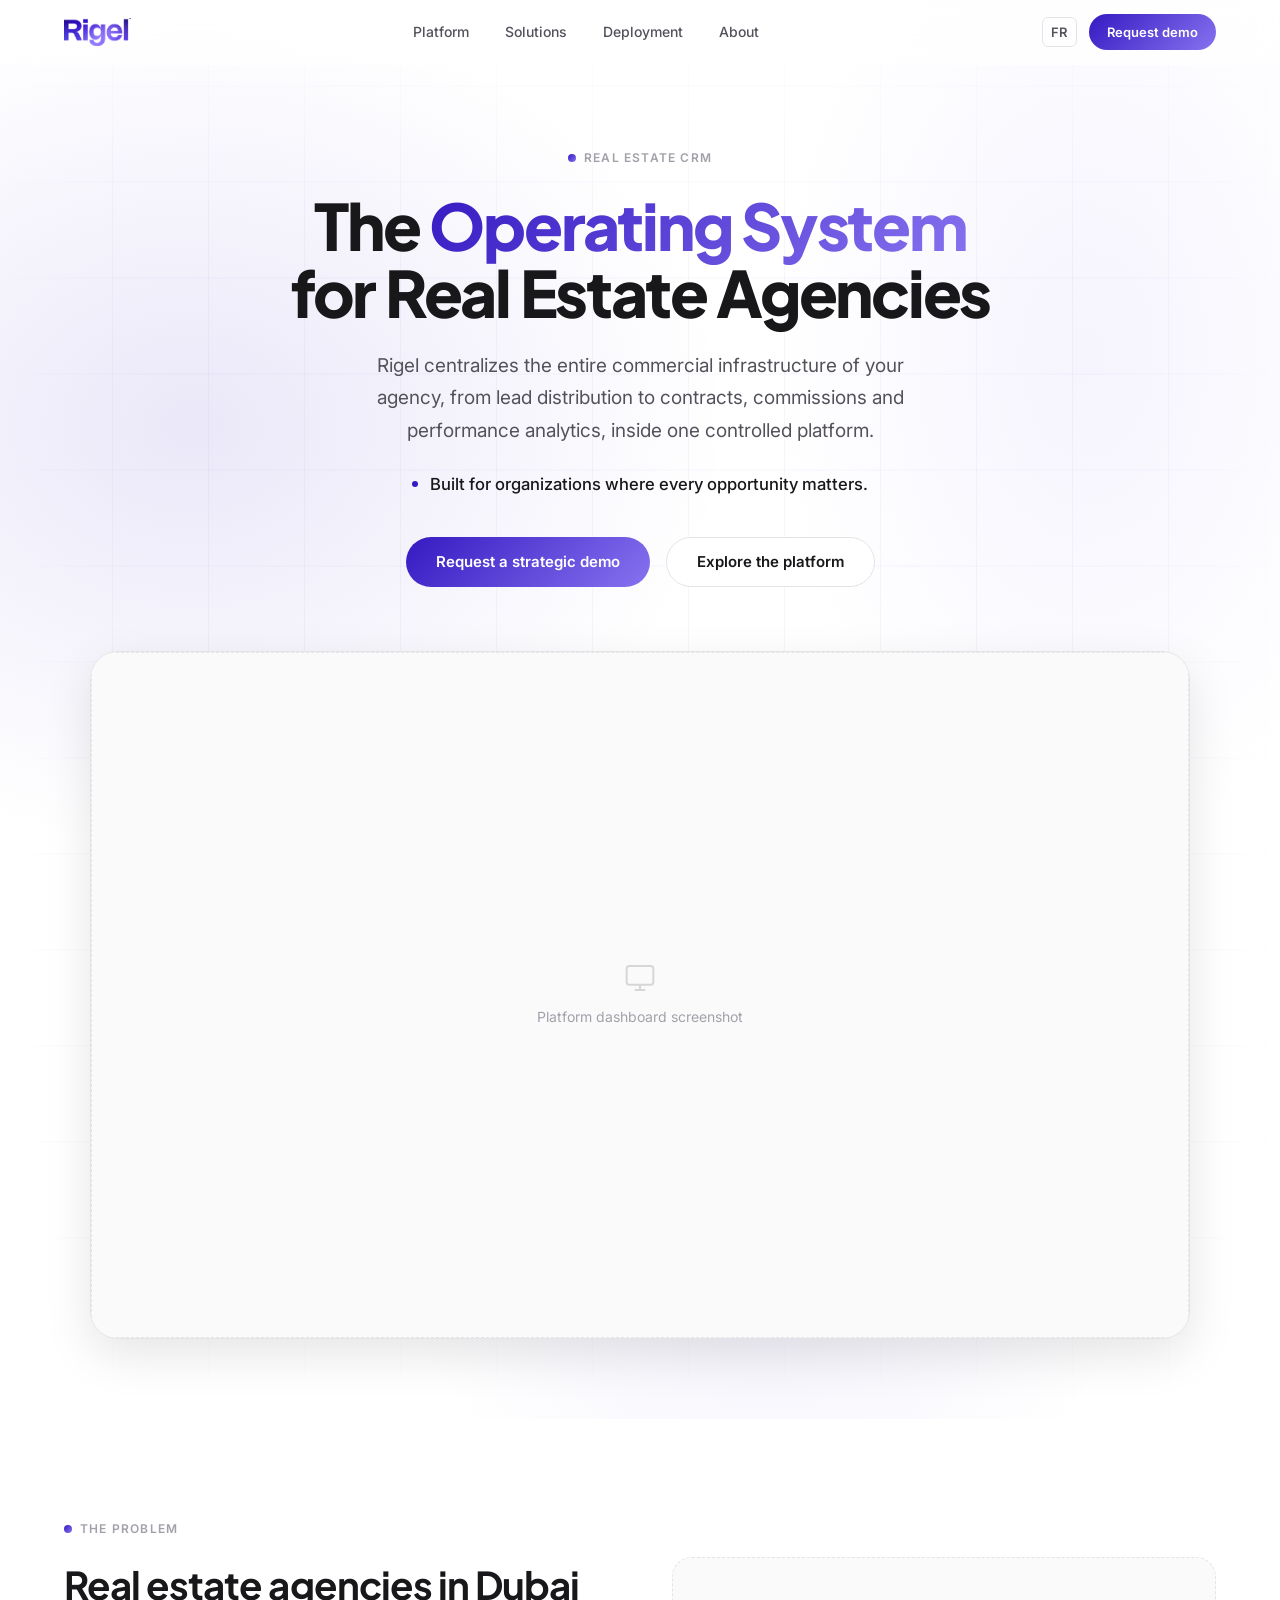
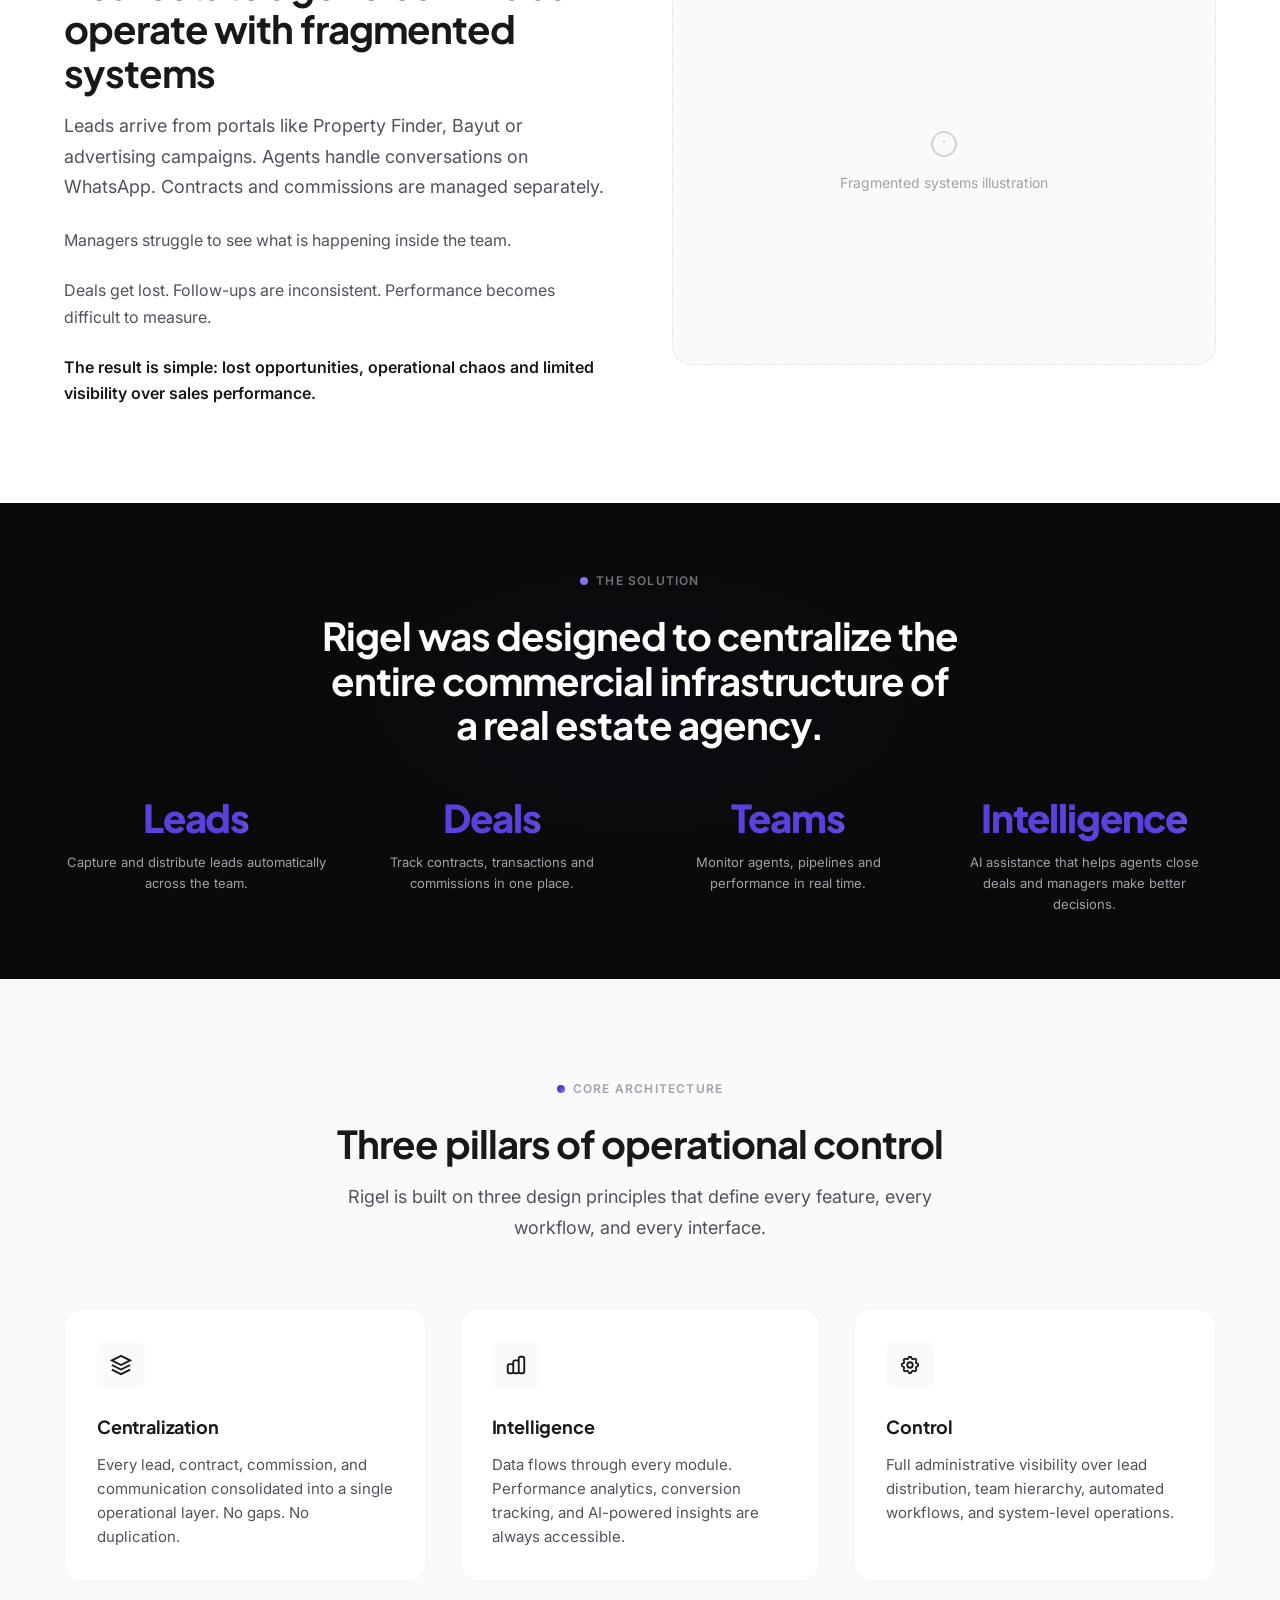
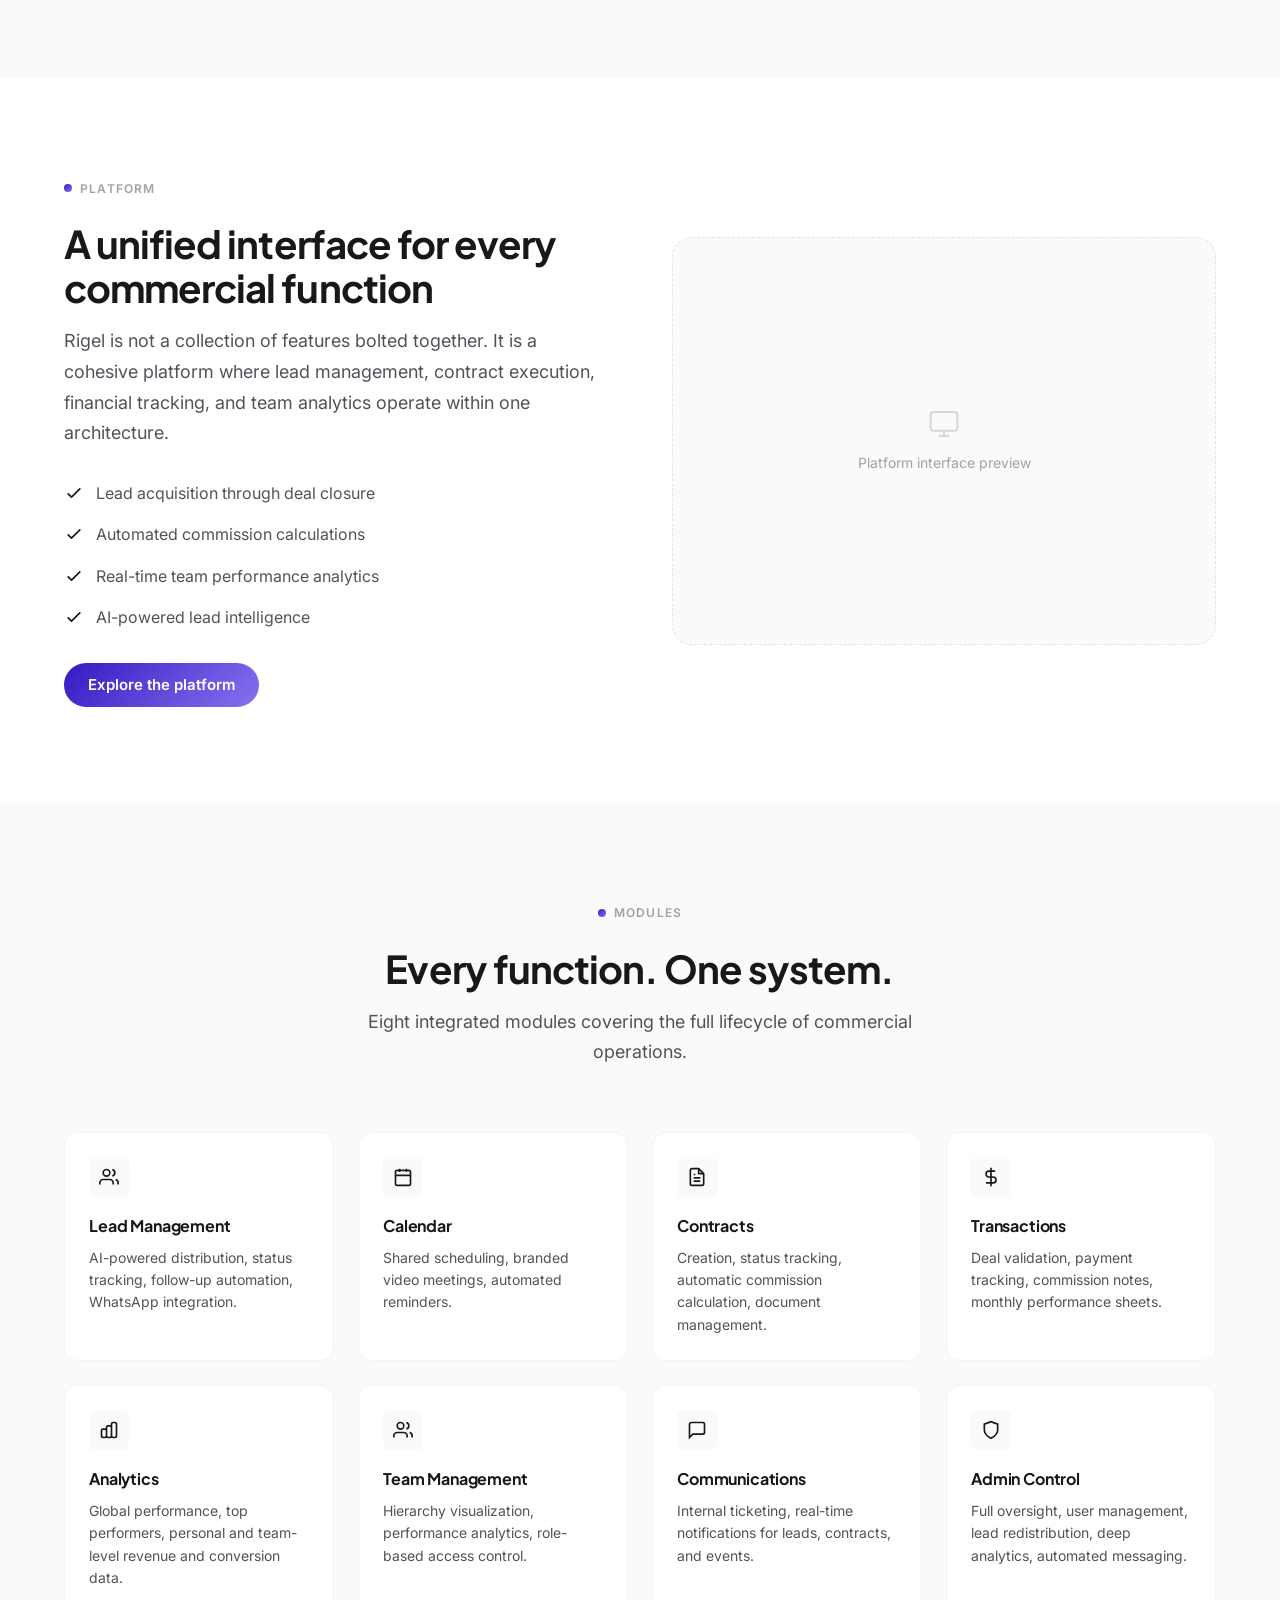
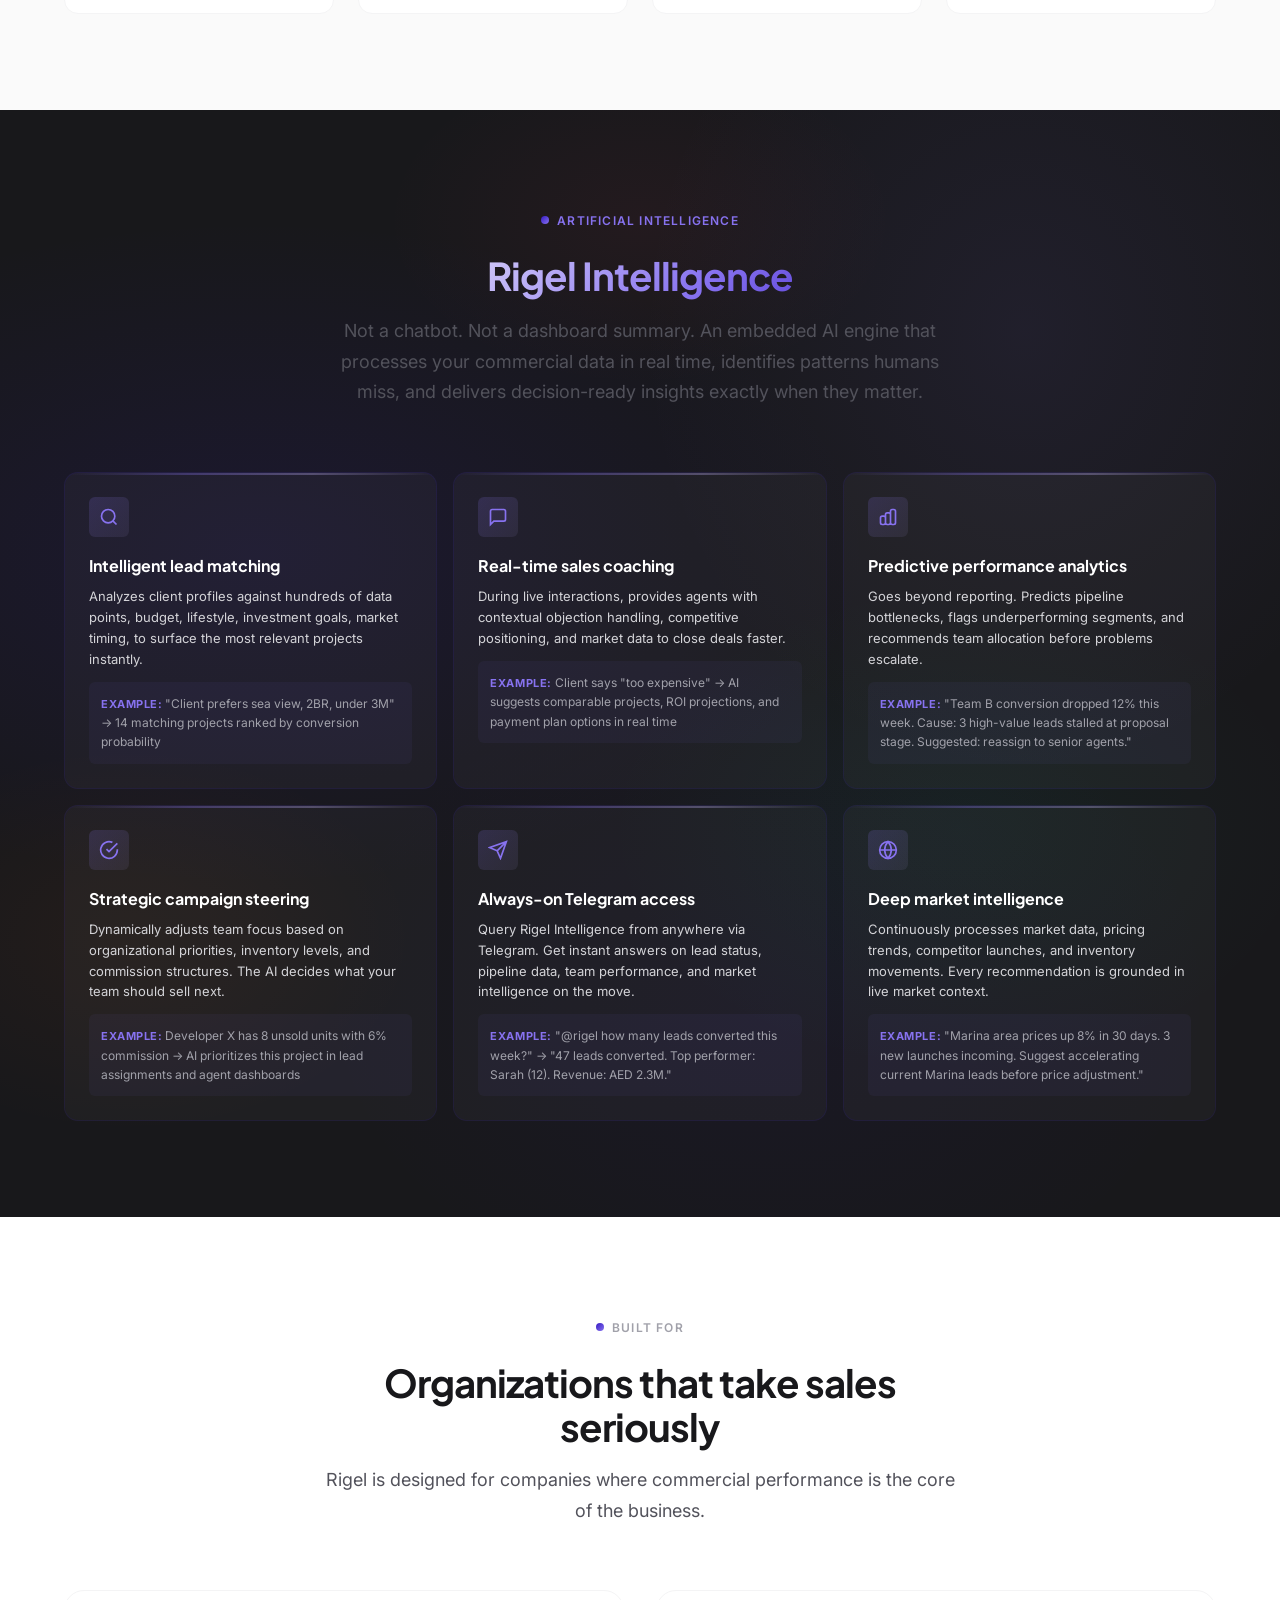
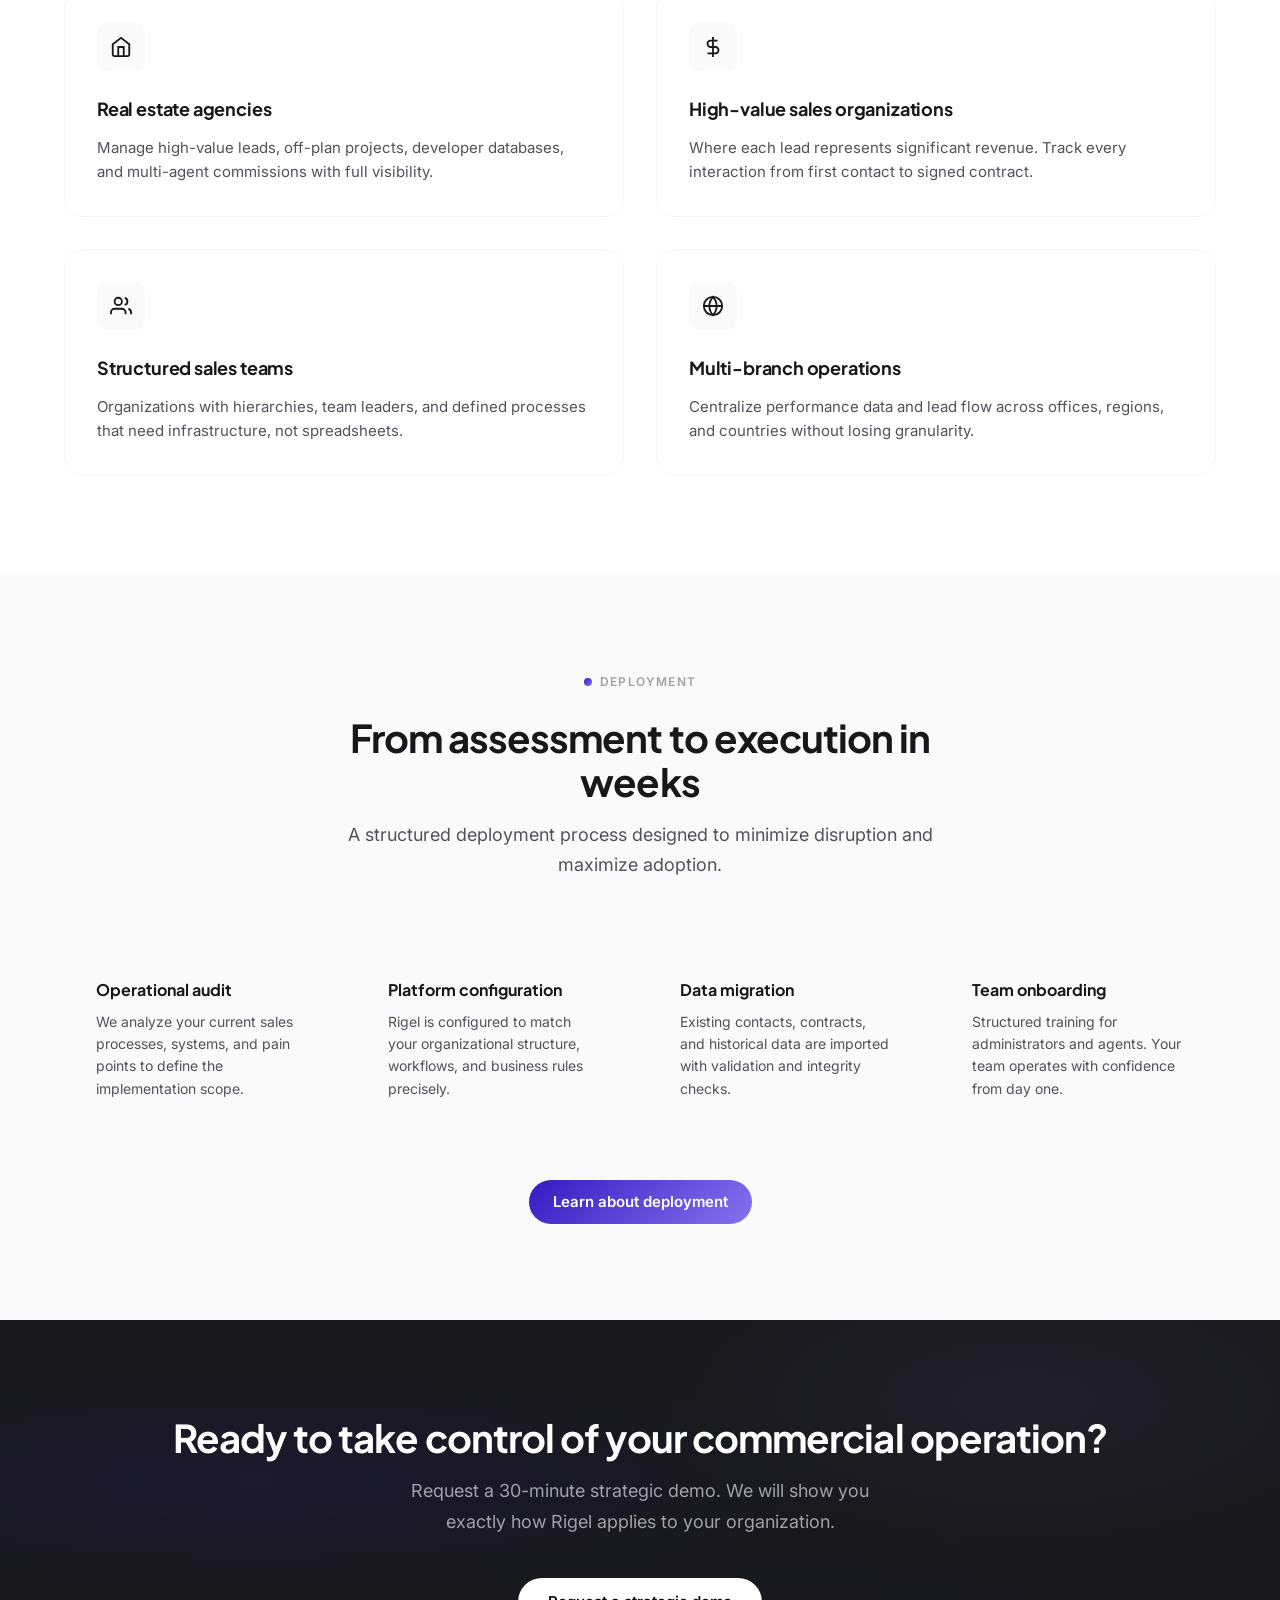
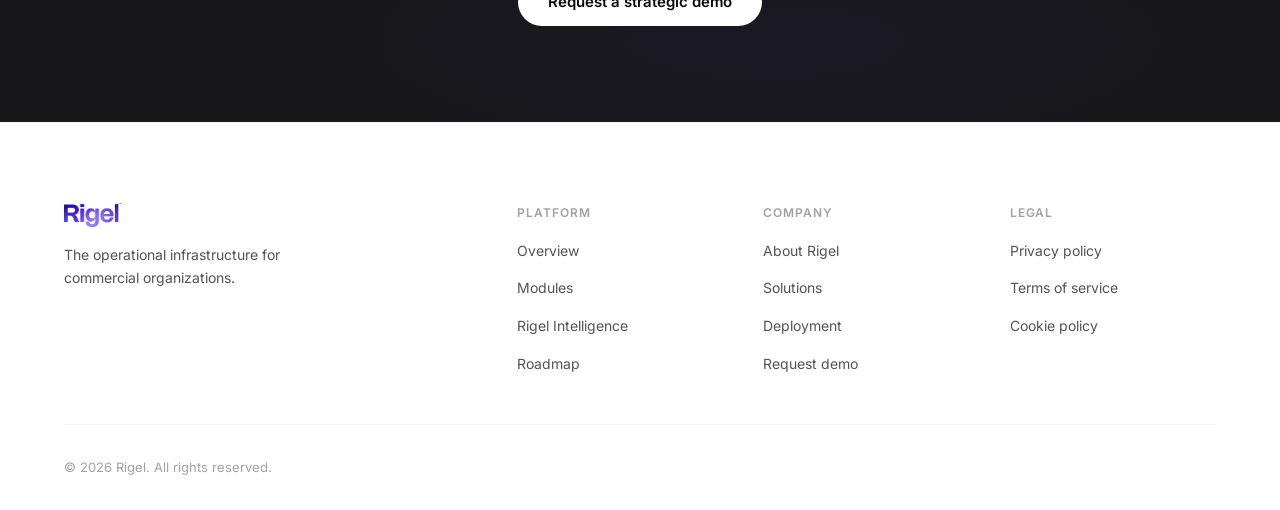
<file: index.html>
<!DOCTYPE html>
<html lang="en">
<head>
  <meta charset="UTF-8">
  <meta name="viewport" content="width=device-width, initial-scale=1.0">
  <meta name="description" content="Rigel, The operational infrastructure for commercial organizations. Centralize leads, contracts, analytics and team performance in one platform.">
  <meta name="theme-color" content="#0A0A0A">
  <meta property="og:title" content="Rigel, Commercial Operations Platform">
  <meta property="og:description" content="The operating system for commercial teams. Centralize leads, contracts, analytics and team performance in one platform.">
  <meta property="og:type" content="website">
  <meta property="og:url" content="https://rigel.io/">
  <meta property="og:image" content="https://rigel.io/assets/images/og-image.png">
  <meta name="twitter:card" content="summary_large_image">
  <link rel="canonical" href="https://rigel.io/">
  <link rel="alternate" hreflang="en" href="https://rigel.io/">
  <link rel="alternate" hreflang="fr" href="https://rigel.io/fr/">
  <title>Rigel, Commercial Operations Platform</title>
  <link rel="icon" href="assets/images/favicon.svg" type="image/svg+xml">
  <link rel="preconnect" href="https://fonts.googleapis.com">
  <link rel="preconnect" href="https://fonts.gstatic.com" crossorigin>
  <link href="https://fonts.googleapis.com/css2?family=Inter:wght@300;400;500;600;700&family=Plus+Jakarta+Sans:wght@500;600;700;800&display=swap" rel="stylesheet">
  <link rel="stylesheet" href="css/styles.css">
  <script type="application/ld+json">
  {
    "@context": "https://schema.org",
    "@type": "SoftwareApplication",
    "name": "Rigel",
    "applicationCategory": "BusinessApplication",
    "description": "The operational infrastructure for commercial organizations. Centralize leads, contracts, analytics and team performance.",
    "url": "https://rigel.io",
    "operatingSystem": "Web"
  }
  </script>
</head>
<body>

  <a href="#main" class="skip-link">Skip to content</a>
  <div class="scroll-progress" aria-hidden="true"></div>

  <!-- ========== NAVIGATION ========== -->
  <nav class="nav">
    <div class="nav__inner">
      <a href="./" class="nav__logo">
        <img src="assets/images/logo-rigel.png" alt="Rigel" class="nav__logo-img">
      </a>
      <div class="nav__links">
        <a href="platform" class="nav__link">Platform</a>
        <a href="solutions" class="nav__link">Solutions</a>
        <a href="deployment" class="nav__link">Deployment</a>
        <a href="about" class="nav__link">About</a>
      </div>
      <div class="nav__actions">
        <a href="fr/" class="nav__lang" aria-label="Français">FR</a>
        <a href="demo" class="btn btn--primary btn--sm">Request demo</a>
        <button class="nav__burger" aria-label="Menu">
          <span></span><span></span><span></span>
        </button>
      </div>
    </div>
    <div class="nav__mobile">
      <a href="./" class="nav__mobile-link">Home</a>
      <a href="platform" class="nav__mobile-link">Platform</a>
      <a href="solutions" class="nav__mobile-link">Solutions</a>
      <a href="deployment" class="nav__mobile-link">Deployment</a>
      <a href="about" class="nav__mobile-link">About</a>
      <div class="nav__mobile-actions">
        <a href="fr/" class="btn btn--outline btn--full">Français</a>
        <a href="demo" class="btn btn--primary btn--full">Request demo</a>
      </div>
    </div>
  </nav>

  <main id="main">

  <!-- ========== 1. HERO ========== -->
  <section class="hero">
    <div class="container">
      <div class="tag fade-in">Real Estate CRM</div>
      <h1 class="t-display hero__title fade-in">The <span class="text-gradient">Operating System</span><br>for Real Estate Agencies</h1>
      <p class="hero__subtitle fade-in">Rigel centralizes the entire commercial infrastructure of your agency, from lead distribution to contracts, commissions and performance analytics, inside one controlled platform.</p>
      <ul class="hero__points fade-in">
        <li>Built for organizations where every opportunity matters.</li>
      </ul>
      <div class="hero__actions fade-in">
        <a href="demo" class="btn btn--primary btn--lg">Request a strategic demo</a>
        <a href="platform" class="btn btn--outline btn--lg">Explore the platform</a>
      </div>
      <div class="hero__visual fade-in">
        <div class="visual-placeholder">
          <svg fill="none" stroke="currentColor" stroke-width="1.5" viewBox="0 0 24 24"><rect x="2" y="3" width="20" height="14" rx="2"/><path d="M8 21h8M12 17v4"/></svg>
          <span>Platform dashboard screenshot</span>
        </div>
      </div>
    </div>
  </section>

  <!-- ========== 2. THE OPERATIONAL PROBLEM ========== -->
  <section class="section">
    <div class="container">
      <div class="split">
        <div class="split__content fade-in-left">
          <div class="tag">The problem</div>
          <h2 class="t-h2 mb-4">Real estate agencies in Dubai operate with fragmented systems</h2>
          <p class="t-body-lg mb-6">Leads arrive from portals like Property Finder, Bayut or advertising campaigns. Agents handle conversations on WhatsApp. Contracts and commissions are managed separately.</p>
          <p class="t-body mb-6">Managers struggle to see what is happening inside the team.</p>
          <p class="t-body mb-6">Deals get lost. Follow-ups are inconsistent. Performance becomes difficult to measure.</p>
          <p class="t-body" style="font-weight:600;color:var(--text-primary);">The result is simple: lost opportunities, operational chaos and limited visibility over sales performance.</p>
        </div>
        <div class="split__media fade-in-right">
          <div class="visual-placeholder" style="aspect-ratio:4/3;">
            <svg fill="none" stroke="currentColor" stroke-width="1.5" viewBox="0 0 24 24"><path d="M12 9v2m0 4h.01M21 12a9 9 0 11-18 0 9 9 0 0118 0z"/></svg>
            <span>Fragmented systems illustration</span>
          </div>
        </div>
      </div>
    </div>
  </section>

  <section class="section section--dark" style="padding-top:var(--s-16);padding-bottom:var(--s-16);">
    <div class="container">
      <div class="section-header section-header--center fade-in-blur" style="margin-bottom:var(--s-10);">
        <div class="tag" style="justify-content:center;">The solution</div>
        <h2 class="t-h2" style="color:var(--white);">Rigel was designed to centralize the entire commercial infrastructure of a real estate agency.</h2>
      </div>
      <div class="stats fade-in">
        <div class="stats__item">
          <span class="stats__number">Leads</span>
          <span class="stats__label">Capture and distribute leads automatically across the team.</span>
        </div>
        <div class="stats__item">
          <span class="stats__number">Deals</span>
          <span class="stats__label">Track contracts, transactions and commissions in one place.</span>
        </div>
        <div class="stats__item">
          <span class="stats__number">Teams</span>
          <span class="stats__label">Monitor agents, pipelines and performance in real time.</span>
        </div>
        <div class="stats__item">
          <span class="stats__number">Intelligence</span>
          <span class="stats__label">AI assistance that helps agents close deals and managers make better decisions.</span>
        </div>
      </div>
    </div>
  </section>

  <!-- ========== 3. RIGEL CORE PILLARS ========== -->
  <section class="section section--soft">
    <div class="container">
      <div class="section-header section-header--center fade-in-blur">
        <div class="tag" style="justify-content:center;">Core architecture</div>
        <h2 class="t-h2">Three pillars of operational control</h2>
        <p class="t-body-lg">Rigel is built on three design principles that define every feature, every workflow, and every interface.</p>
      </div>
      <div class="grid grid--3 stagger-children">
        <div class="card fade-in-delay-1">
          <div class="card__icon">
            <svg fill="none" stroke="currentColor" stroke-width="2" viewBox="0 0 24 24"><path d="M12 2L2 7l10 5 10-5-10-5zM2 17l10 5 10-5M2 12l10 5 10-5"/></svg>
          </div>
          <h3 class="card__title">Centralization</h3>
          <p class="card__text">Every lead, contract, commission, and communication consolidated into a single operational layer. No gaps. No duplication.</p>
        </div>
        <div class="card fade-in-delay-2">
          <div class="card__icon">
            <svg fill="none" stroke="currentColor" stroke-width="2" viewBox="0 0 24 24"><path d="M9 19v-6a2 2 0 00-2-2H5a2 2 0 00-2 2v6a2 2 0 002 2h2a2 2 0 002-2zm0 0V9a2 2 0 012-2h2a2 2 0 012 2v10m-6 0a2 2 0 002 2h2a2 2 0 002-2m0 0V5a2 2 0 012-2h2a2 2 0 012 2v14a2 2 0 01-2 2h-2a2 2 0 01-2-2z"/></svg>
          </div>
          <h3 class="card__title">Intelligence</h3>
          <p class="card__text">Data flows through every module. Performance analytics, conversion tracking, and AI-powered insights are always accessible.</p>
        </div>
        <div class="card fade-in-delay-3">
          <div class="card__icon">
            <svg fill="none" stroke="currentColor" stroke-width="2" viewBox="0 0 24 24"><path d="M10.325 4.317c.426-1.756 2.924-1.756 3.35 0a1.724 1.724 0 002.573 1.066c1.543-.94 3.31.826 2.37 2.37a1.724 1.724 0 001.066 2.573c1.756.426 1.756 2.924 0 3.35a1.724 1.724 0 00-1.066 2.573c.94 1.543-.826 3.31-2.37 2.37a1.724 1.724 0 00-2.573 1.066c-.426 1.756-2.924 1.756-3.35 0a1.724 1.724 0 00-2.573-1.066c-1.543.94-3.31-.826-2.37-2.37a1.724 1.724 0 00-1.066-2.573c-1.756-.426-1.756-2.924 0-3.35a1.724 1.724 0 001.066-2.573c-.94-1.543.826-3.31 2.37-2.37.996.608 2.296.07 2.572-1.065z"/><circle cx="12" cy="12" r="3"/></svg>
          </div>
          <h3 class="card__title">Control</h3>
          <p class="card__text">Full administrative visibility over lead distribution, team hierarchy, automated workflows, and system-level operations.</p>
        </div>
      </div>
    </div>
  </section>

  <!-- ========== 4. PLATFORM OVERVIEW ========== -->
  <section class="section">
    <div class="container">
      <div class="split split--reverse">
        <div class="split__content fade-in-right">
          <div class="tag">Platform</div>
          <h2 class="t-h2 mb-4">A unified interface for every commercial function</h2>
          <p class="t-body-lg mb-8">Rigel is not a collection of features bolted together. It is a cohesive platform where lead management, contract execution, financial tracking, and team analytics operate within one architecture.</p>
          <ul class="feature-list">
            <li>
              <svg class="feature-list__check" fill="none" stroke="currentColor" viewBox="0 0 24 24"><path stroke-linecap="round" stroke-linejoin="round" stroke-width="2" d="M5 13l4 4L19 7"/></svg>
              Lead acquisition through deal closure
            </li>
            <li>
              <svg class="feature-list__check" fill="none" stroke="currentColor" viewBox="0 0 24 24"><path stroke-linecap="round" stroke-linejoin="round" stroke-width="2" d="M5 13l4 4L19 7"/></svg>
              Automated commission calculations
            </li>
            <li>
              <svg class="feature-list__check" fill="none" stroke="currentColor" viewBox="0 0 24 24"><path stroke-linecap="round" stroke-linejoin="round" stroke-width="2" d="M5 13l4 4L19 7"/></svg>
              Real-time team performance analytics
            </li>
            <li>
              <svg class="feature-list__check" fill="none" stroke="currentColor" viewBox="0 0 24 24"><path stroke-linecap="round" stroke-linejoin="round" stroke-width="2" d="M5 13l4 4L19 7"/></svg>
              AI-powered lead intelligence
            </li>
          </ul>
          <div class="mt-8">
            <a href="platform" class="btn btn--primary">Explore the platform</a>
          </div>
        </div>
        <div class="split__media fade-in-left">
          <div class="visual-placeholder" style="aspect-ratio:4/3;">
            <svg fill="none" stroke="currentColor" stroke-width="1.5" viewBox="0 0 24 24"><rect x="2" y="3" width="20" height="14" rx="2"/><path d="M8 21h8M12 17v4"/></svg>
            <span>Platform interface preview</span>
          </div>
        </div>
      </div>
    </div>
  </section>

  <!-- ========== 5. KEY MODULES ========== -->
  <section class="section section--soft">
    <div class="container">
      <div class="section-header section-header--center fade-in-blur">
        <div class="tag" style="justify-content:center;">Modules</div>
        <h2 class="t-h2">Every function. One system.</h2>
        <p class="t-body-lg">Eight integrated modules covering the full lifecycle of commercial operations.</p>
      </div>
      <div class="grid grid--4 stagger-children">
        <div class="module-card">
          <div class="module-card__icon">
            <svg fill="none" stroke="currentColor" stroke-width="2" viewBox="0 0 24 24"><path d="M17 21v-2a4 4 0 00-4-4H5a4 4 0 00-4 4v2"/><circle cx="9" cy="7" r="4"/><path d="M23 21v-2a4 4 0 00-3-3.87M16 3.13a4 4 0 010 7.75"/></svg>
          </div>
          <h4 class="module-card__title">Lead Management</h4>
          <p class="module-card__text">AI-powered distribution, status tracking, follow-up automation, WhatsApp integration.</p>
        </div>
        <div class="module-card">
          <div class="module-card__icon">
            <svg fill="none" stroke="currentColor" stroke-width="2" viewBox="0 0 24 24"><rect x="3" y="4" width="18" height="18" rx="2"/><path d="M16 2v4M8 2v4M3 10h18"/></svg>
          </div>
          <h4 class="module-card__title">Calendar</h4>
          <p class="module-card__text">Shared scheduling, branded video meetings, automated reminders.</p>
        </div>
        <div class="module-card">
          <div class="module-card__icon">
            <svg fill="none" stroke="currentColor" stroke-width="2" viewBox="0 0 24 24"><path d="M14 2H6a2 2 0 00-2 2v16a2 2 0 002 2h12a2 2 0 002-2V8z"/><path d="M14 2v6h6M16 13H8M16 17H8M10 9H8"/></svg>
          </div>
          <h4 class="module-card__title">Contracts</h4>
          <p class="module-card__text">Creation, status tracking, automatic commission calculation, document management.</p>
        </div>
        <div class="module-card">
          <div class="module-card__icon">
            <svg fill="none" stroke="currentColor" stroke-width="2" viewBox="0 0 24 24"><path d="M12 1v22M17 5H9.5a3.5 3.5 0 000 7h5a3.5 3.5 0 010 7H6"/></svg>
          </div>
          <h4 class="module-card__title">Transactions</h4>
          <p class="module-card__text">Deal validation, payment tracking, commission notes, monthly performance sheets.</p>
        </div>
        <div class="module-card">
          <div class="module-card__icon">
            <svg fill="none" stroke="currentColor" stroke-width="2" viewBox="0 0 24 24"><path d="M9 19v-6a2 2 0 00-2-2H5a2 2 0 00-2 2v6a2 2 0 002 2h2a2 2 0 002-2zm0 0V9a2 2 0 012-2h2a2 2 0 012 2v10m-6 0a2 2 0 002 2h2a2 2 0 002-2m0 0V5a2 2 0 012-2h2a2 2 0 012 2v14a2 2 0 01-2 2h-2a2 2 0 01-2-2z"/></svg>
          </div>
          <h4 class="module-card__title">Analytics</h4>
          <p class="module-card__text">Global performance, top performers, personal and team-level revenue and conversion data.</p>
        </div>
        <div class="module-card">
          <div class="module-card__icon">
            <svg fill="none" stroke="currentColor" stroke-width="2" viewBox="0 0 24 24"><path d="M17 21v-2a4 4 0 00-4-4H5a4 4 0 00-4 4v2"/><circle cx="9" cy="7" r="4"/><path d="M23 21v-2a4 4 0 00-3-3.87M16 3.13a4 4 0 010 7.75"/></svg>
          </div>
          <h4 class="module-card__title">Team Management</h4>
          <p class="module-card__text">Hierarchy visualization, performance analytics, role-based access control.</p>
        </div>
        <div class="module-card">
          <div class="module-card__icon">
            <svg fill="none" stroke="currentColor" stroke-width="2" viewBox="0 0 24 24"><path d="M21 15a2 2 0 01-2 2H7l-4 4V5a2 2 0 012-2h14a2 2 0 012 2z"/></svg>
          </div>
          <h4 class="module-card__title">Communications</h4>
          <p class="module-card__text">Internal ticketing, real-time notifications for leads, contracts, and events.</p>
        </div>
        <div class="module-card">
          <div class="module-card__icon">
            <svg fill="none" stroke="currentColor" stroke-width="2" viewBox="0 0 24 24"><path d="M12 22s8-4 8-10V5l-8-3-8 3v7c0 6 8 10 8 10z"/></svg>
          </div>
          <h4 class="module-card__title">Admin Control</h4>
          <p class="module-card__text">Full oversight, user management, lead redistribution, deep analytics, automated messaging.</p>
        </div>
      </div>
    </div>
  </section>

  <!-- ========== 6. AI, RIGEL INTELLIGENCE ========== -->
  <section class="section ai-section">
    <div class="ai-section__glow" aria-hidden="true"></div>
    <div class="container">
      <div class="section-header section-header--center fade-in-blur">
        <div class="tag tag--ai" style="justify-content:center;">Artificial Intelligence</div>
        <h2 class="t-h2 ai-title">Rigel Intelligence</h2>
        <p class="t-body-lg" style="max-width:640px;margin-inline:auto;">Not a chatbot. Not a dashboard summary. An embedded AI engine that processes your commercial data in real time, identifies patterns humans miss, and delivers decision-ready insights exactly when they matter.</p>
      </div>

      <!-- AI Capabilities -->
      <div class="ai-grid stagger-children">
        <div class="ai-card">
          <div class="ai-card__icon">
            <svg fill="none" stroke="currentColor" stroke-width="2" viewBox="0 0 24 24"><circle cx="11" cy="11" r="8"/><path d="M21 21l-4.35-4.35"/></svg>
          </div>
          <h4 class="ai-card__title">Intelligent lead matching</h4>
          <p class="ai-card__text">Analyzes client profiles against hundreds of data points, budget, lifestyle, investment goals, market timing, to surface the most relevant projects instantly.</p>
          <div class="ai-card__example">
            <span>Example:</span> "Client prefers sea view, 2BR, under 3M" → 14 matching projects ranked by conversion probability
          </div>
        </div>
        <div class="ai-card">
          <div class="ai-card__icon">
            <svg fill="none" stroke="currentColor" stroke-width="2" viewBox="0 0 24 24"><path d="M21 15a2 2 0 01-2 2H7l-4 4V5a2 2 0 012-2h14a2 2 0 012 2z"/></svg>
          </div>
          <h4 class="ai-card__title">Real-time sales coaching</h4>
          <p class="ai-card__text">During live interactions, provides agents with contextual objection handling, competitive positioning, and market data to close deals faster.</p>
          <div class="ai-card__example">
            <span>Example:</span> Client says "too expensive" → AI suggests comparable projects, ROI projections, and payment plan options in real time
          </div>
        </div>
        <div class="ai-card">
          <div class="ai-card__icon">
            <svg fill="none" stroke="currentColor" stroke-width="2" viewBox="0 0 24 24"><path d="M9 19v-6a2 2 0 00-2-2H5a2 2 0 00-2 2v6a2 2 0 002 2h2a2 2 0 002-2zm0 0V9a2 2 0 012-2h2a2 2 0 012 2v10m-6 0a2 2 0 002 2h2a2 2 0 002-2m0 0V5a2 2 0 012-2h2a2 2 0 012 2v14a2 2 0 01-2 2h-2a2 2 0 01-2-2z"/></svg>
          </div>
          <h4 class="ai-card__title">Predictive performance analytics</h4>
          <p class="ai-card__text">Goes beyond reporting. Predicts pipeline bottlenecks, flags underperforming segments, and recommends team allocation before problems escalate.</p>
          <div class="ai-card__example">
            <span>Example:</span> "Team B conversion dropped 12% this week. Cause: 3 high-value leads stalled at proposal stage. Suggested: reassign to senior agents."
          </div>
        </div>
        <div class="ai-card">
          <div class="ai-card__icon">
            <svg fill="none" stroke="currentColor" stroke-width="2" viewBox="0 0 24 24"><path d="M22 11.08V12a10 10 0 11-5.93-9.14"/><path d="M22 4L12 14.01l-3-3"/></svg>
          </div>
          <h4 class="ai-card__title">Strategic campaign steering</h4>
          <p class="ai-card__text">Dynamically adjusts team focus based on organizational priorities, inventory levels, and commission structures. The AI decides what your team should sell next.</p>
          <div class="ai-card__example">
            <span>Example:</span> Developer X has 8 unsold units with 6% commission → AI prioritizes this project in lead assignments and agent dashboards
          </div>
        </div>
        <div class="ai-card">
          <div class="ai-card__icon">
            <svg fill="none" stroke="currentColor" stroke-width="2" viewBox="0 0 24 24"><path d="M22 2L11 13M22 2l-7 20-4-9-9-4 20-7z"/></svg>
          </div>
          <h4 class="ai-card__title">Always-on Telegram access</h4>
          <p class="ai-card__text">Query Rigel Intelligence from anywhere via Telegram. Get instant answers on lead status, pipeline data, team performance, and market intelligence on the move.</p>
          <div class="ai-card__example">
            <span>Example:</span> "@rigel how many leads converted this week?" → "47 leads converted. Top performer: Sarah (12). Revenue: AED 2.3M."
          </div>
        </div>
        <div class="ai-card">
          <div class="ai-card__icon">
            <svg fill="none" stroke="currentColor" stroke-width="2" viewBox="0 0 24 24"><circle cx="12" cy="12" r="10"/><path d="M2 12h20M12 2a15.3 15.3 0 014 10 15.3 15.3 0 01-4 10 15.3 15.3 0 01-4-10 15.3 15.3 0 014-10z"/></svg>
          </div>
          <h4 class="ai-card__title">Deep market intelligence</h4>
          <p class="ai-card__text">Continuously processes market data, pricing trends, competitor launches, and inventory movements. Every recommendation is grounded in live market context.</p>
          <div class="ai-card__example">
            <span>Example:</span> "Marina area prices up 8% in 30 days. 3 new launches incoming. Suggest accelerating current Marina leads before price adjustment."
          </div>
        </div>
      </div>
    </div>
  </section>

  <!-- ========== 7. TARGET ORGANIZATIONS ========== -->
  <section class="section">
    <div class="container">
      <div class="section-header section-header--center fade-in-blur">
        <div class="tag" style="justify-content:center;">Built for</div>
        <h2 class="t-h2">Organizations that take sales seriously</h2>
        <p class="t-body-lg">Rigel is designed for companies where commercial performance is the core of the business.</p>
      </div>
      <div class="grid grid--2 stagger-children">
        <div class="card">
          <div class="card__icon">
            <svg fill="none" stroke="currentColor" stroke-width="2" viewBox="0 0 24 24"><path d="M3 9l9-7 9 7v11a2 2 0 01-2 2H5a2 2 0 01-2-2z"/><polyline points="9 22 9 12 15 12 15 22"/></svg>
          </div>
          <h3 class="card__title">Real estate agencies</h3>
          <p class="card__text">Manage high-value leads, off-plan projects, developer databases, and multi-agent commissions with full visibility.</p>
        </div>
        <div class="card">
          <div class="card__icon">
            <svg fill="none" stroke="currentColor" stroke-width="2" viewBox="0 0 24 24"><path d="M12 1v22M17 5H9.5a3.5 3.5 0 000 7h5a3.5 3.5 0 010 7H6"/></svg>
          </div>
          <h3 class="card__title">High-value sales organizations</h3>
          <p class="card__text">Where each lead represents significant revenue. Track every interaction from first contact to signed contract.</p>
        </div>
        <div class="card">
          <div class="card__icon">
            <svg fill="none" stroke="currentColor" stroke-width="2" viewBox="0 0 24 24"><path d="M17 21v-2a4 4 0 00-4-4H5a4 4 0 00-4 4v2"/><circle cx="9" cy="7" r="4"/><path d="M23 21v-2a4 4 0 00-3-3.87M16 3.13a4 4 0 010 7.75"/></svg>
          </div>
          <h3 class="card__title">Structured sales teams</h3>
          <p class="card__text">Organizations with hierarchies, team leaders, and defined processes that need infrastructure, not spreadsheets.</p>
        </div>
        <div class="card">
          <div class="card__icon">
            <svg fill="none" stroke="currentColor" stroke-width="2" viewBox="0 0 24 24"><circle cx="12" cy="12" r="10"/><path d="M2 12h20M12 2a15.3 15.3 0 014 10 15.3 15.3 0 01-4 10 15.3 15.3 0 01-4-10 15.3 15.3 0 014-10z"/></svg>
          </div>
          <h3 class="card__title">Multi-branch operations</h3>
          <p class="card__text">Centralize performance data and lead flow across offices, regions, and countries without losing granularity.</p>
        </div>
      </div>
    </div>
  </section>

  <!-- ========== 8. DEPLOYMENT PROCESS ========== -->
  <section class="section section--soft">
    <div class="container">
      <div class="section-header section-header--center fade-in-blur">
        <div class="tag" style="justify-content:center;">Deployment</div>
        <h2 class="t-h2">From assessment to execution in weeks</h2>
        <p class="t-body-lg">A structured deployment process designed to minimize disruption and maximize adoption.</p>
      </div>
      <div class="process stagger-children">
        <div class="process__step">
          <h4 class="process__title">Operational audit</h4>
          <p class="process__text">We analyze your current sales processes, systems, and pain points to define the implementation scope.</p>
        </div>
        <div class="process__step">
          <h4 class="process__title">Platform configuration</h4>
          <p class="process__text">Rigel is configured to match your organizational structure, workflows, and business rules precisely.</p>
        </div>
        <div class="process__step">
          <h4 class="process__title">Data migration</h4>
          <p class="process__text">Existing contacts, contracts, and historical data are imported with validation and integrity checks.</p>
        </div>
        <div class="process__step">
          <h4 class="process__title">Team onboarding</h4>
          <p class="process__text">Structured training for administrators and agents. Your team operates with confidence from day one.</p>
        </div>
      </div>
      <div class="text-center mt-12 fade-in">
        <a href="deployment" class="btn btn--primary">Learn about deployment</a>
      </div>
    </div>
  </section>



  <!-- ========== 10. FINAL CTA ========== -->
  <section class="cta-section">
    <div class="container fade-in-scale">
      <h2 class="t-h2">Ready to take control of your commercial operation?</h2>
      <p class="t-body-lg">Request a 30-minute strategic demo. We will show you exactly how Rigel applies to your organization.</p>
      <a href="demo" class="btn btn--white btn--lg">Request a strategic demo</a>
    </div>
  </section>

  </main>

  <!-- ========== FOOTER ========== -->
  <footer class="footer">
    <div class="container">
      <div class="footer__grid">
        <div class="footer__brand">
          <a href="./" class="footer__logo">
            <img src="assets/images/logo-rigel.png" alt="Rigel" class="footer__logo-img">
          </a>
          <p class="footer__desc">The operational infrastructure for commercial organizations.</p>
        </div>
        <div>
          <h4 class="footer__col-title">Platform</h4>
          <ul class="footer__links">
            <li><a href="platform" class="footer__link">Overview</a></li>
            <li><a href="platform.html#modules" class="footer__link">Modules</a></li>
            <li><a href="platform.html#rigel-intelligence" class="footer__link">Rigel Intelligence</a></li>
            <li><a href="platform.html#roadmap" class="footer__link">Roadmap</a></li>
          </ul>
        </div>
        <div>
          <h4 class="footer__col-title">Company</h4>
          <ul class="footer__links">
            <li><a href="about" class="footer__link">About Rigel</a></li>
            <li><a href="solutions" class="footer__link">Solutions</a></li>
            <li><a href="deployment" class="footer__link">Deployment</a></li>
            <li><a href="demo" class="footer__link">Request demo</a></li>
          </ul>
        </div>
        <div>
          <h4 class="footer__col-title">Legal</h4>
          <ul class="footer__links">
            <li><a href="legal.html#privacy" class="footer__link">Privacy policy</a></li>
            <li><a href="legal.html#terms" class="footer__link">Terms of service</a></li>
            <li><a href="legal.html#cookies" class="footer__link">Cookie policy</a></li>
          </ul>
        </div>
      </div>
      <div class="footer__bottom">
        <p class="footer__copy">&copy; 2026 Rigel. All rights reserved.</p>
      </div>
    </div>
  </footer>

  <a href="https://wa.me/971000000000" target="_blank" rel="noopener" class="whatsapp-btn" aria-label="WhatsApp">
    <svg viewBox="0 0 24 24" fill="currentColor" width="22" height="22"><path d="M17.472 14.382c-.297-.149-1.758-.867-2.03-.967-.273-.099-.471-.148-.67.15-.197.297-.767.966-.94 1.164-.173.199-.347.223-.644.075-.297-.15-1.255-.463-2.39-1.475-.883-.788-1.48-1.761-1.653-2.059-.173-.297-.018-.458.13-.606.134-.133.298-.347.446-.52.149-.174.198-.298.298-.497.099-.198.05-.371-.025-.52-.075-.149-.669-1.612-.916-2.207-.242-.579-.487-.5-.669-.51-.173-.008-.371-.01-.57-.01-.198 0-.52.074-.792.372-.272.297-1.04 1.016-1.04 2.479 0 1.462 1.065 2.875 1.213 3.074.149.198 2.096 3.2 5.077 4.487.709.306 1.262.489 1.694.625.712.227 1.36.195 1.871.118.571-.085 1.758-.719 2.006-1.413.248-.694.248-1.289.173-1.413-.074-.124-.272-.198-.57-.347m-5.421 7.403h-.004a9.87 9.87 0 01-5.031-1.378l-.361-.214-3.741.982.998-3.648-.235-.374a9.86 9.86 0 01-1.51-5.26c.001-5.45 4.436-9.884 9.888-9.884 2.64 0 5.122 1.03 6.988 2.898a9.825 9.825 0 012.893 6.994c-.003 5.45-4.437 9.884-9.885 9.884m8.413-18.297A11.815 11.815 0 0012.05 0C5.495 0 .16 5.335.157 11.892c0 2.096.547 4.142 1.588 5.945L.057 24l6.305-1.654a11.882 11.882 0 005.683 1.448h.005c6.554 0 11.89-5.335 11.893-11.893a11.821 11.821 0 00-3.48-8.413z"/></svg>
    <span class="whatsapp-btn__text">Contact us</span>
  </a>
  <button class="back-to-top" aria-label="Back to top"><svg fill="none" stroke="currentColor" stroke-width="2" viewBox="0 0 24 24"><path d="M18 15l-6-6-6 6"/></svg></button>

  <script src="js/main.js" defer></script>
</body>
</html>
</file>
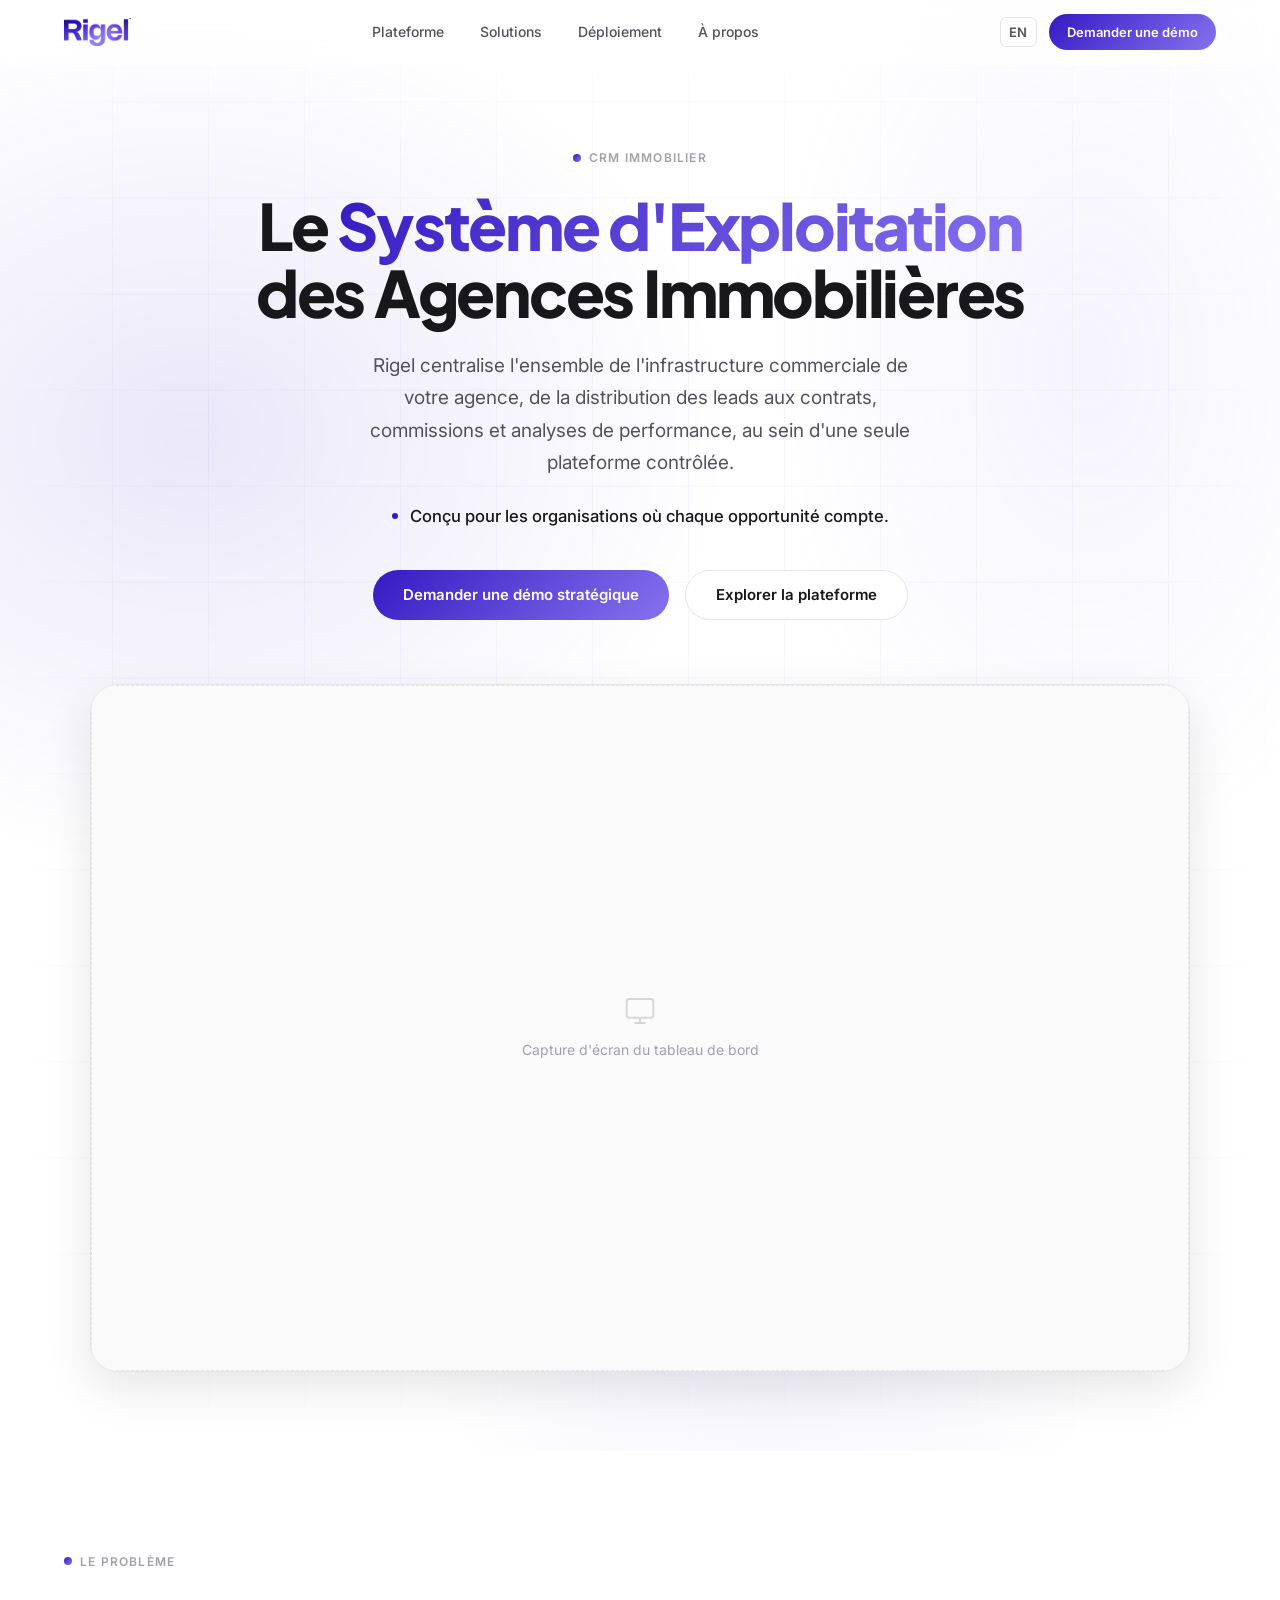
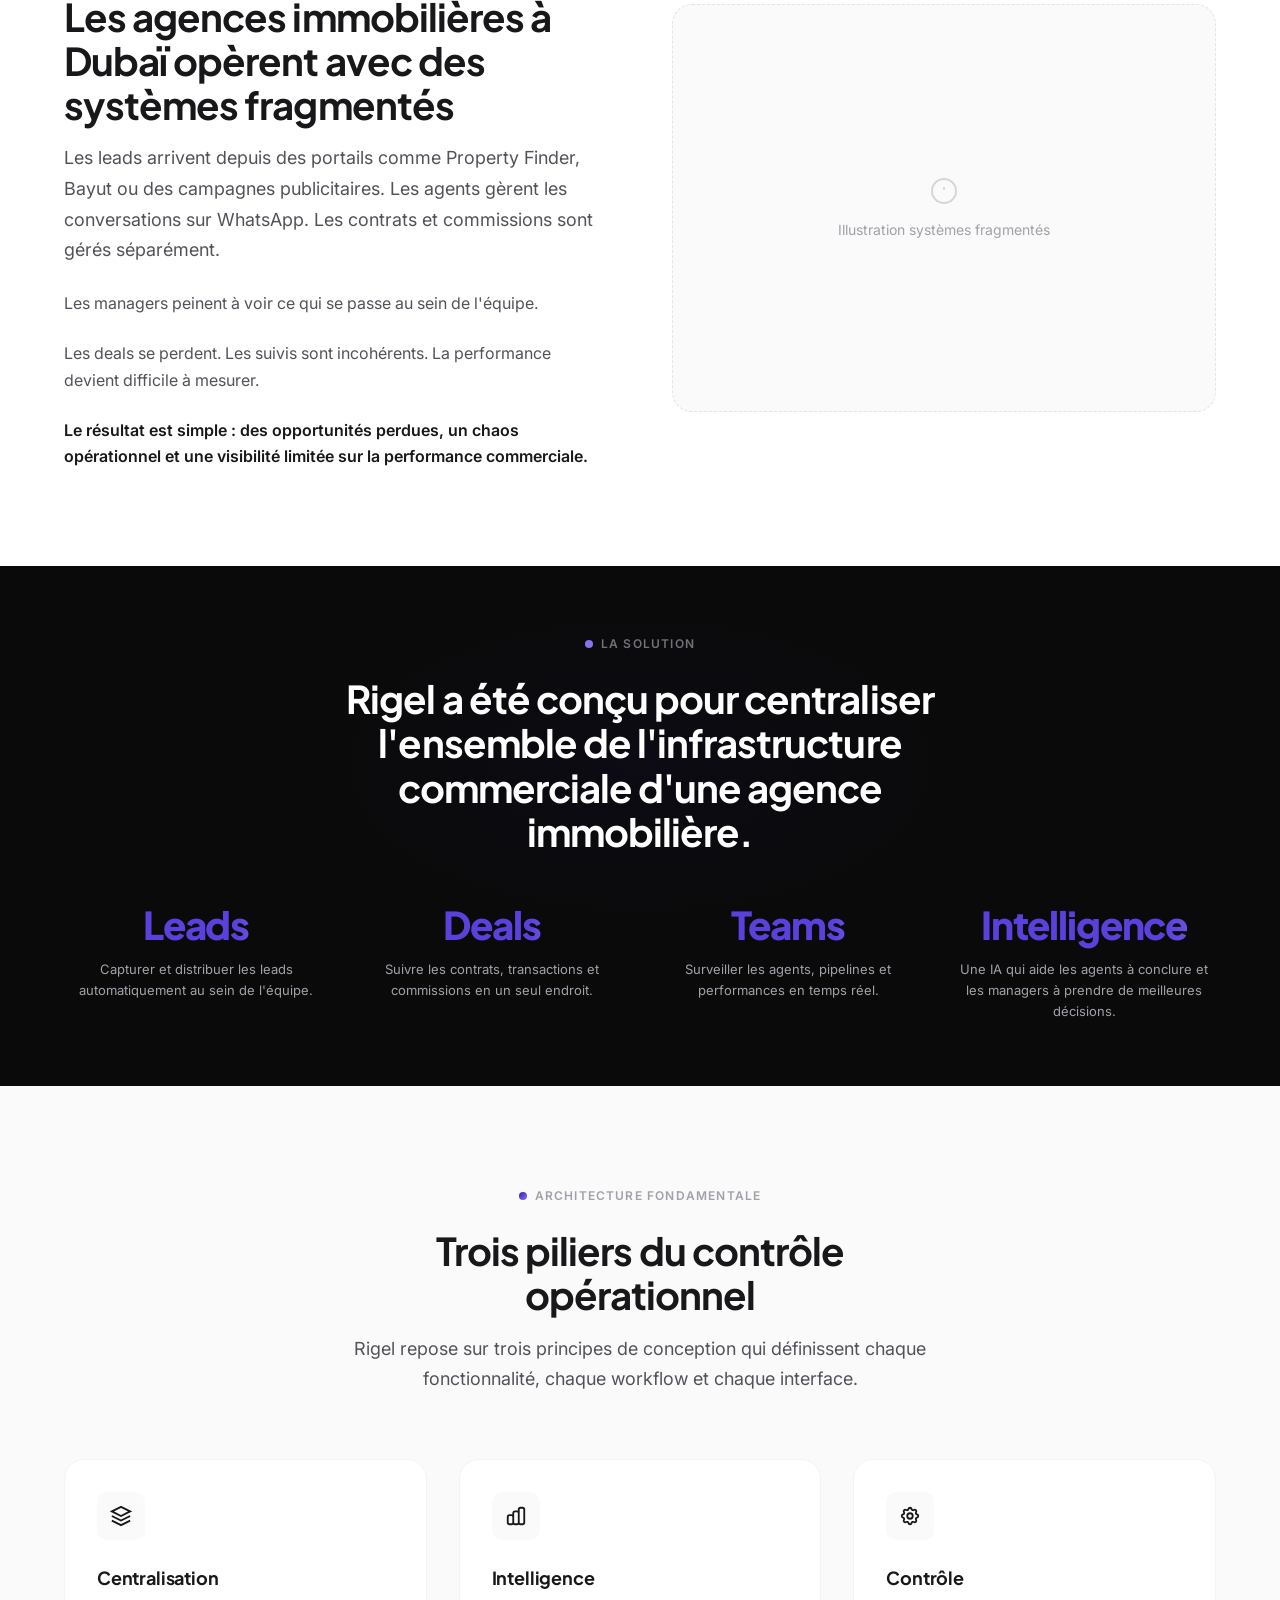
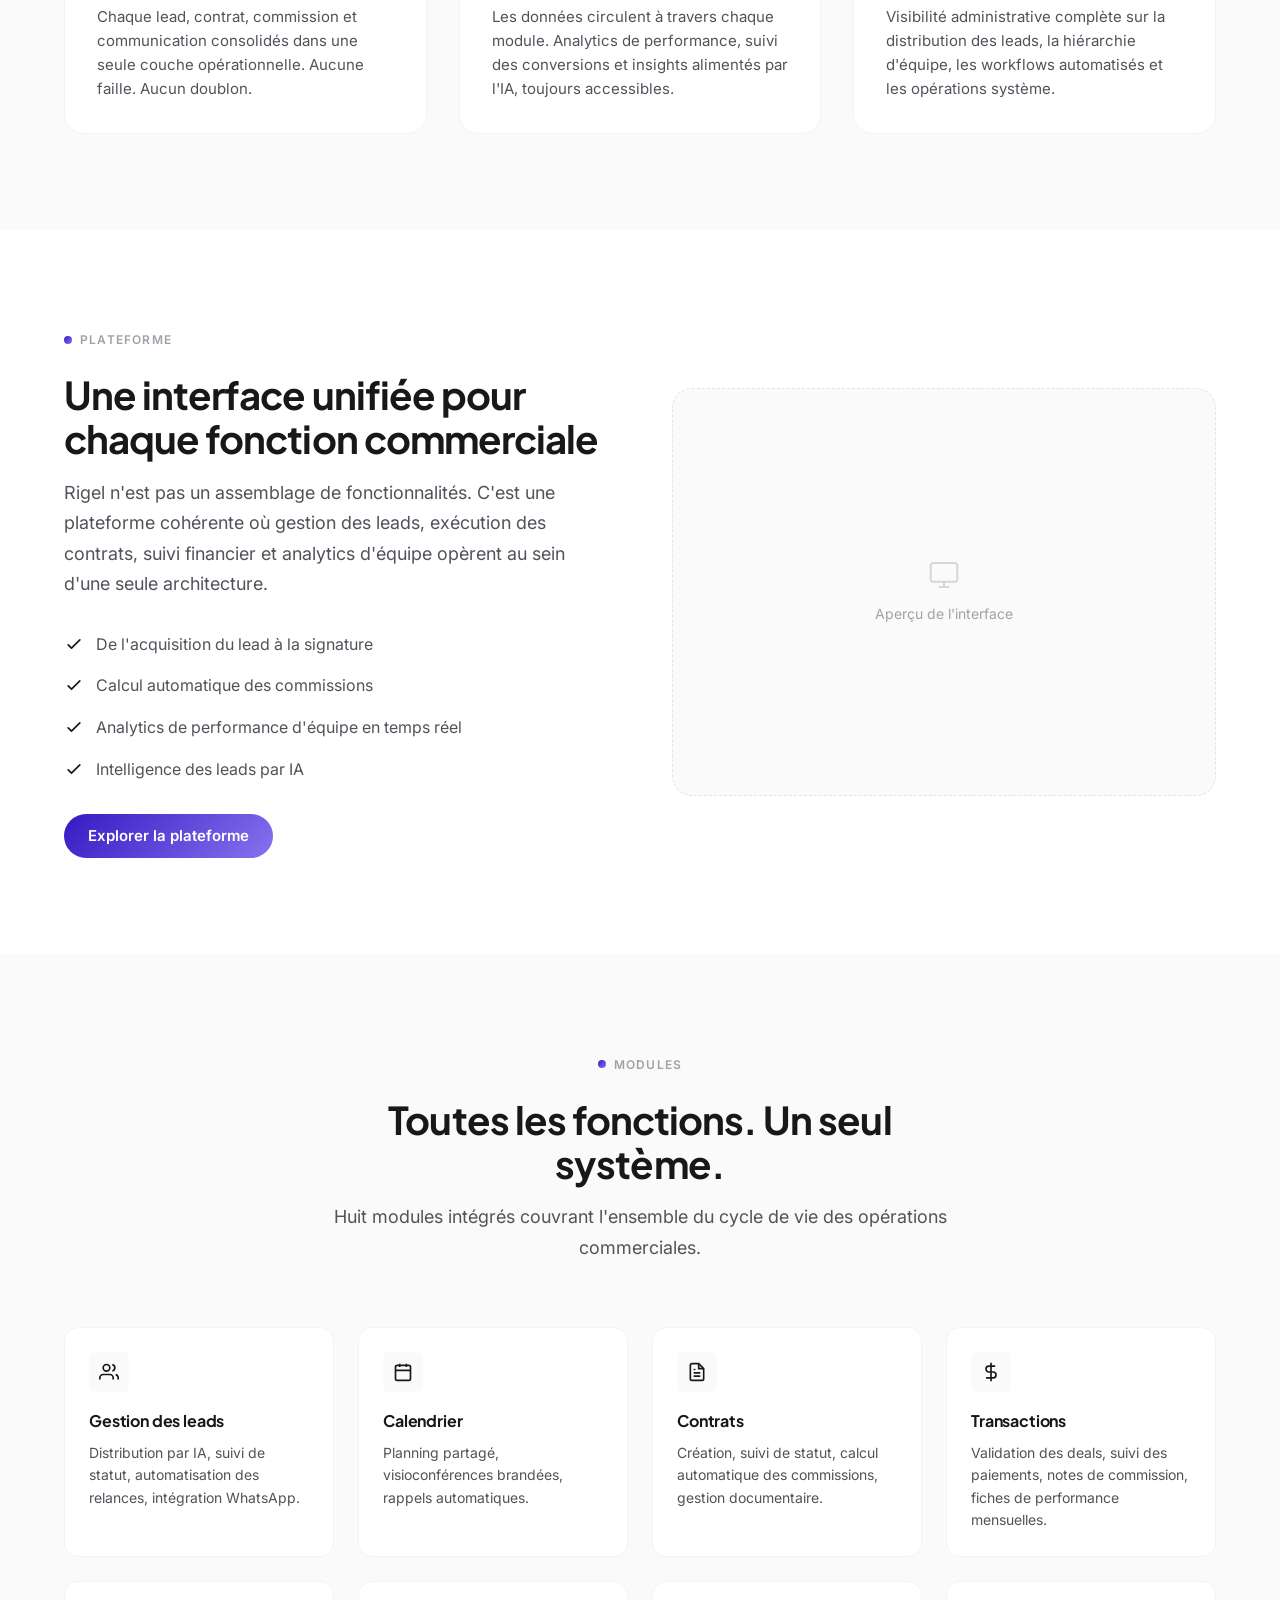
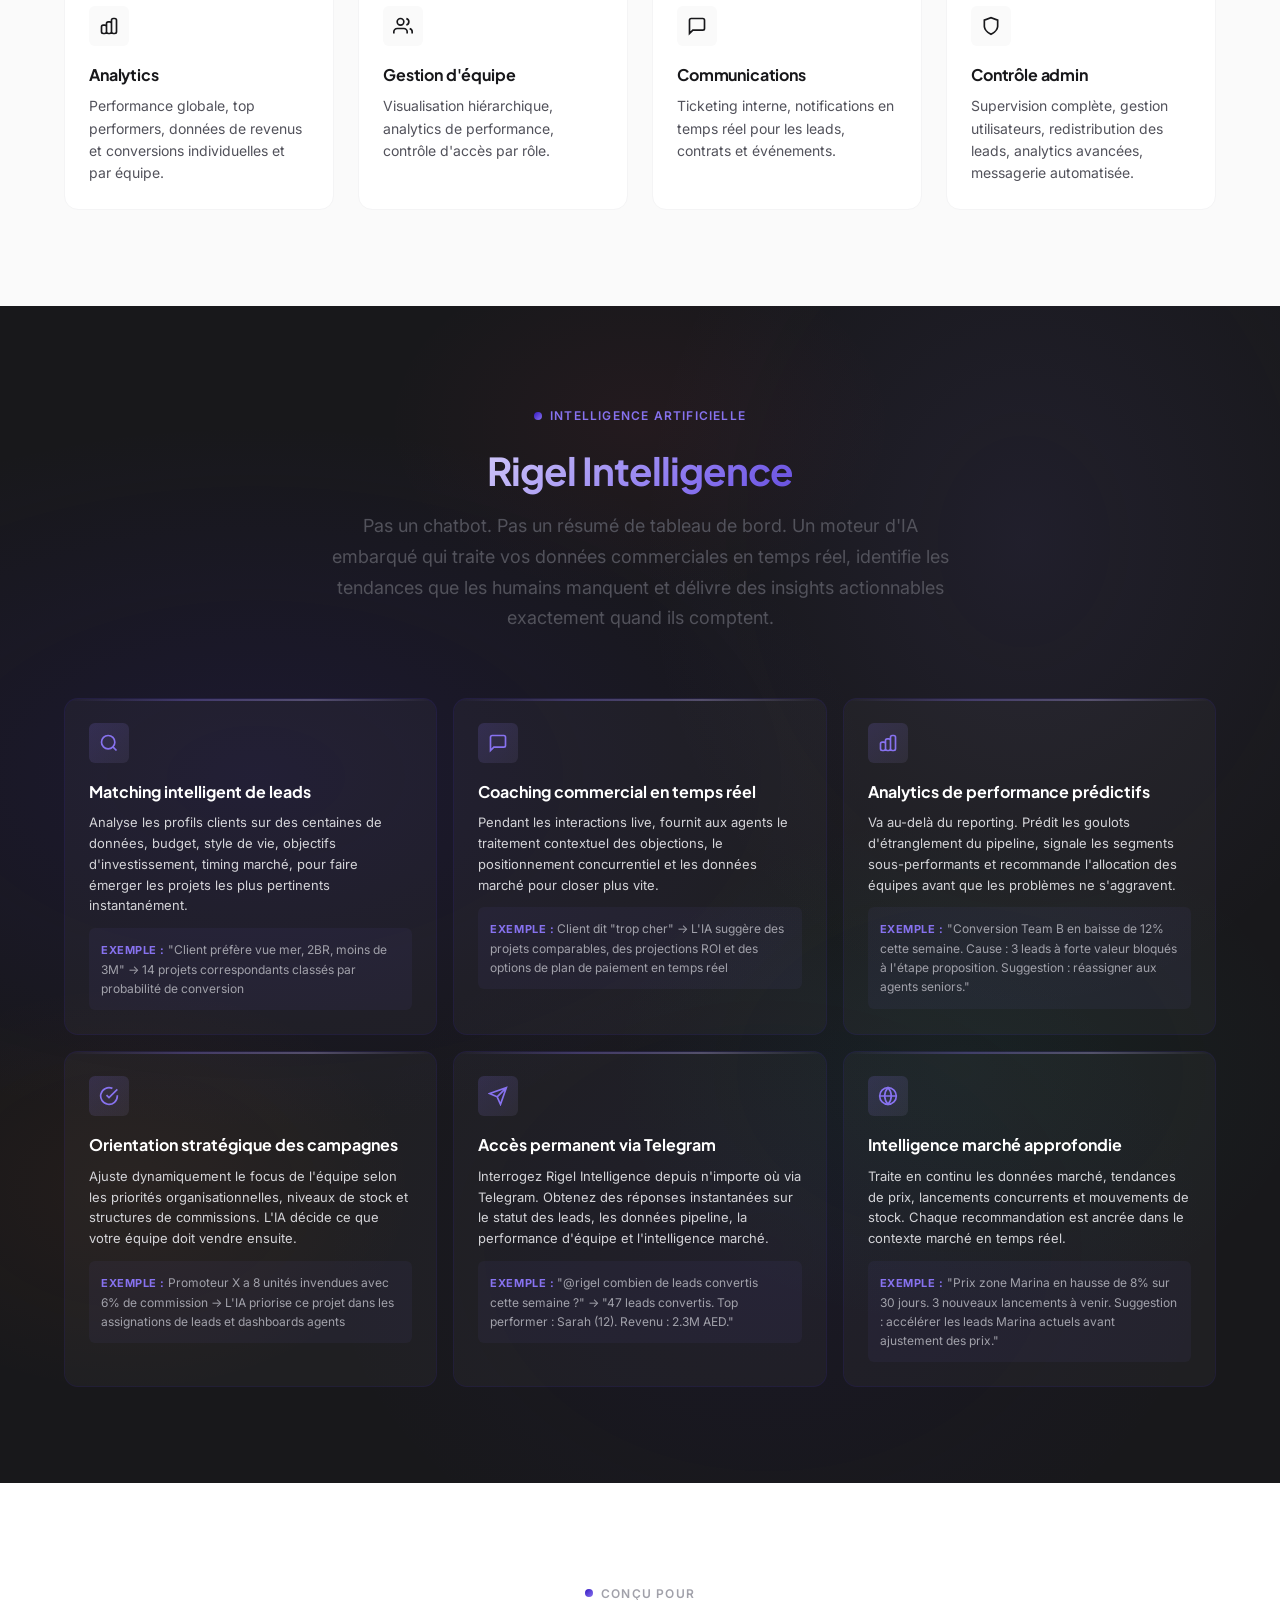
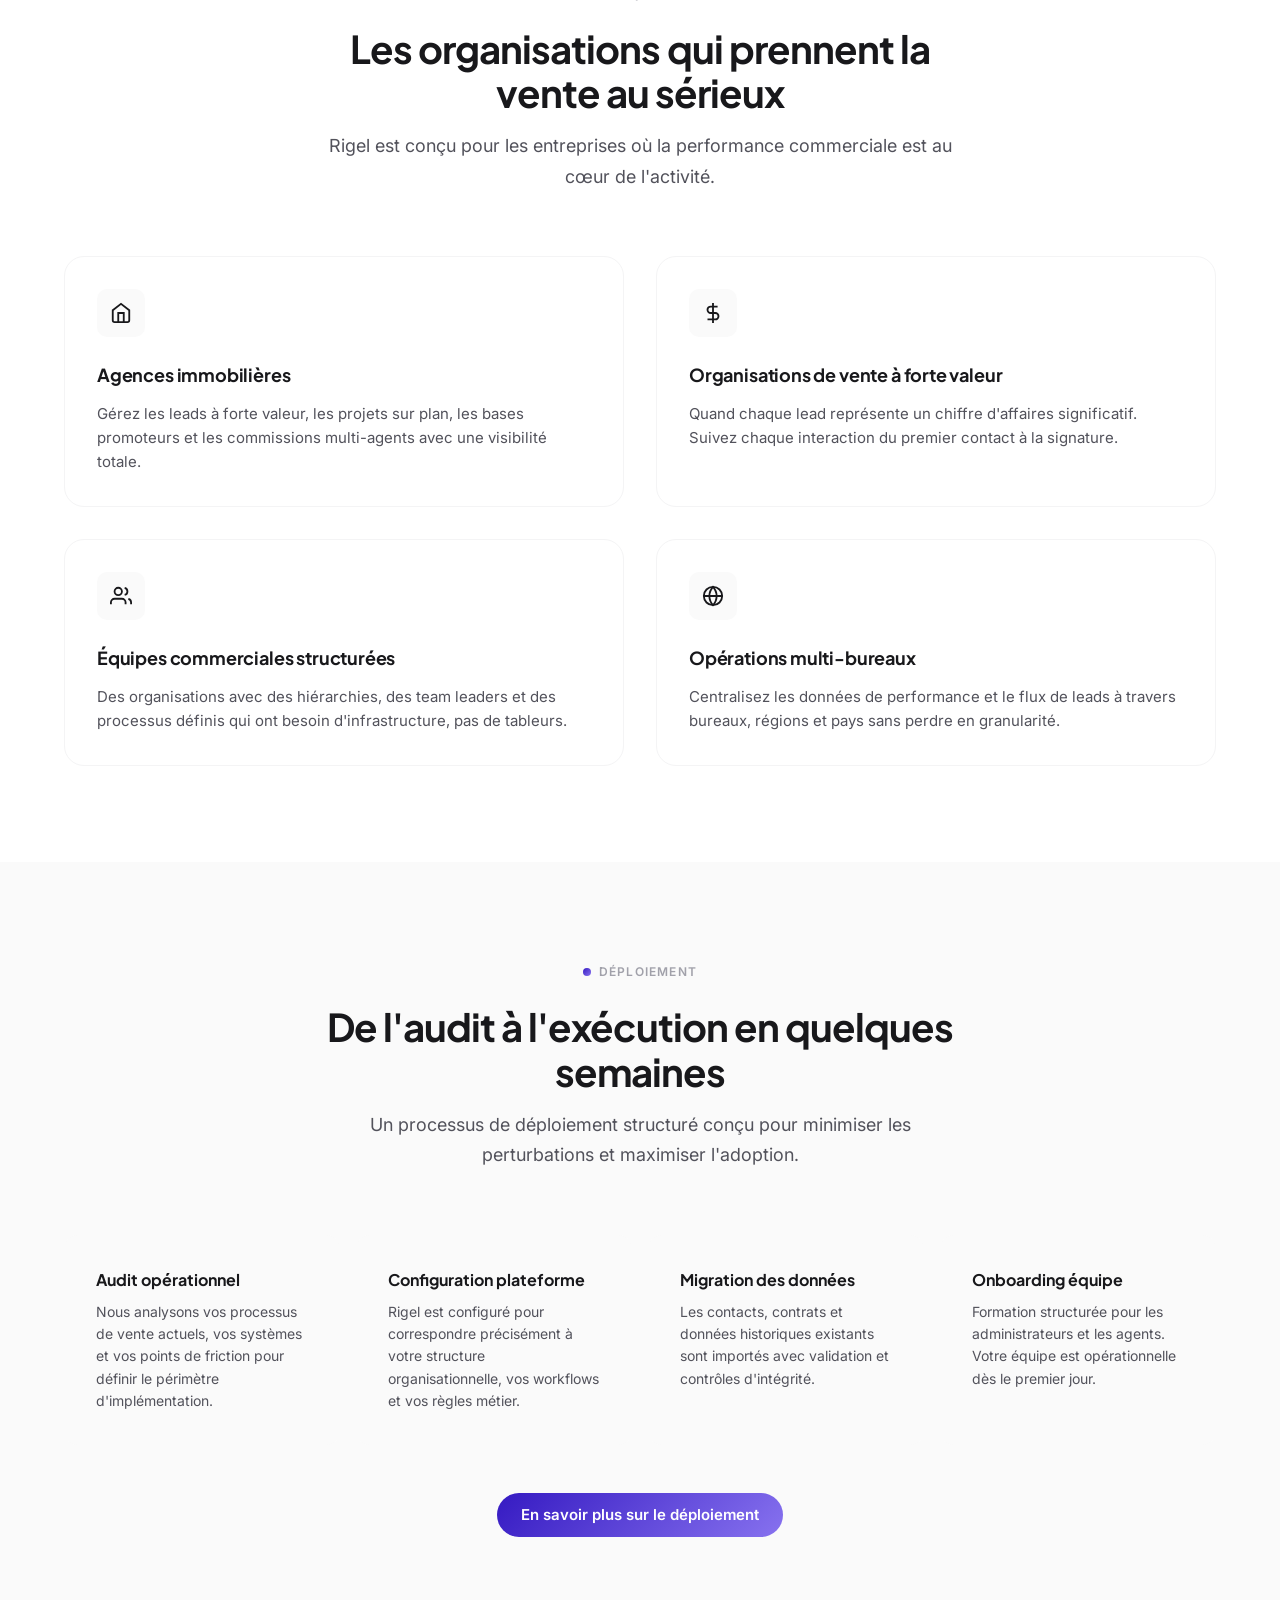
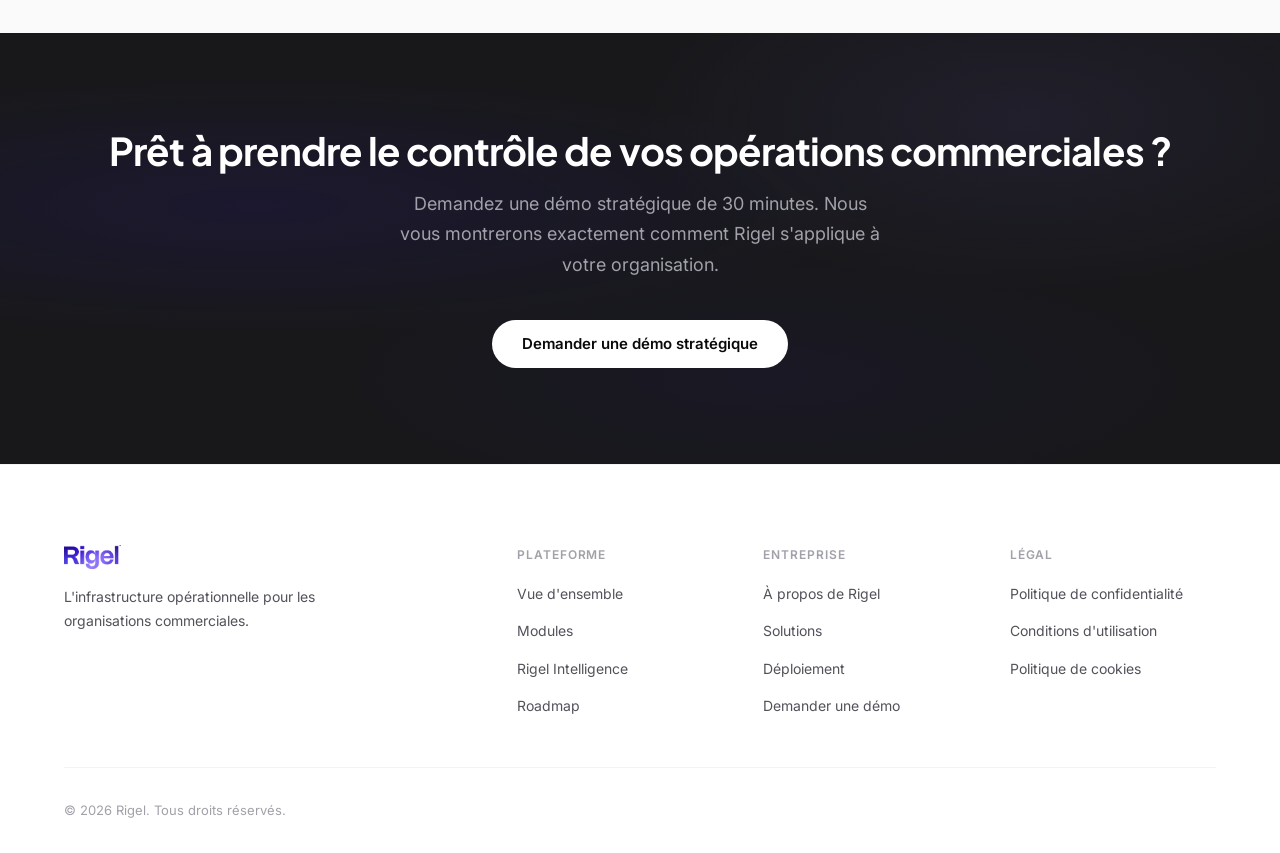
<file: fr/index.html>
<!DOCTYPE html>
<html lang="fr">
<head>
  <meta charset="UTF-8">
  <meta name="viewport" content="width=device-width, initial-scale=1.0">
  <meta name="description" content="Rigel, L'infrastructure opérationnelle pour les organisations commerciales. Centralisez leads, contrats, analytics et performance d'équipe.">
  <meta name="theme-color" content="#0A0A0A">
  <meta property="og:title" content="Rigel, Plateforme d'opérations commerciales">
  <meta property="og:description" content="Le système d'exploitation des équipes commerciales. Centralisez leads, contrats, analytics et performance d'équipe.">
  <meta property="og:type" content="website">
  <meta property="og:url" content="https://rigel.io/fr/">
  <meta property="og:image" content="https://rigel.io/assets/images/og-image.png">
  <meta name="twitter:card" content="summary_large_image">
  <link rel="canonical" href="https://rigel.io/fr/">
  <link rel="alternate" hreflang="en" href="https://rigel.io/">
  <link rel="alternate" hreflang="fr" href="https://rigel.io/fr/">
  <title>Rigel, Plateforme d'opérations commerciales</title>
  <link rel="icon" href="../assets/images/favicon.svg" type="image/svg+xml">
  <link rel="preconnect" href="https://fonts.googleapis.com">
  <link rel="preconnect" href="https://fonts.gstatic.com" crossorigin>
  <link href="https://fonts.googleapis.com/css2?family=Inter:wght@300;400;500;600;700&family=Plus+Jakarta+Sans:wght@500;600;700;800&display=swap" rel="stylesheet">
  <link rel="stylesheet" href="../css/styles.css">
</head>
<body>

  <a href="#main" class="skip-link">Aller au contenu</a>
  <div class="scroll-progress" aria-hidden="true"></div>

  <nav class="nav">
    <div class="nav__inner">
      <a href="./" class="nav__logo">
        <img src="../assets/images/logo-rigel.png" alt="Rigel" class="nav__logo-img">
      </a>
      <div class="nav__links">
        <a href="platform" class="nav__link">Plateforme</a>
        <a href="solutions" class="nav__link">Solutions</a>
        <a href="deployment" class="nav__link">Déploiement</a>
        <a href="about" class="nav__link">À propos</a>
      </div>
      <div class="nav__actions">
        <a href="../" class="nav__lang" aria-label="English">EN</a>
        <a href="demo" class="btn btn--primary btn--sm">Demander une démo</a>
        <button class="nav__burger" aria-label="Menu">
          <span></span><span></span><span></span>
        </button>
      </div>
    </div>
    <div class="nav__mobile">
      <a href="./" class="nav__mobile-link">Accueil</a>
      <a href="platform" class="nav__mobile-link">Plateforme</a>
      <a href="solutions" class="nav__mobile-link">Solutions</a>
      <a href="deployment" class="nav__mobile-link">Déploiement</a>
      <a href="about" class="nav__mobile-link">À propos</a>
      <div class="nav__mobile-actions">
        <a href="../" class="btn btn--outline btn--full">English</a>
        <a href="demo" class="btn btn--primary btn--full">Demander une démo</a>
      </div>
    </div>
  </nav>

  <main id="main">

  <section class="hero">
    <div class="container">
      <div class="tag fade-in">CRM Immobilier</div>
      <h1 class="t-display hero__title fade-in">Le <span class="text-gradient">Système d'Exploitation</span><br>des Agences Immobilières</h1>
      <p class="hero__subtitle fade-in">Rigel centralise l'ensemble de l'infrastructure commerciale de votre agence, de la distribution des leads aux contrats, commissions et analyses de performance, au sein d'une seule plateforme contrôlée.</p>
      <ul class="hero__points fade-in">
        <li>Conçu pour les organisations où chaque opportunité compte.</li>
      </ul>
      <div class="hero__actions fade-in">
        <a href="demo" class="btn btn--primary btn--lg">Demander une démo stratégique</a>
        <a href="platform" class="btn btn--outline btn--lg">Explorer la plateforme</a>
      </div>
      <div class="hero__visual fade-in">
        <div class="visual-placeholder">
          <svg fill="none" stroke="currentColor" stroke-width="1.5" viewBox="0 0 24 24"><rect x="2" y="3" width="20" height="14" rx="2"/><path d="M8 21h8M12 17v4"/></svg>
          <span>Capture d'écran du tableau de bord</span>
        </div>
      </div>
    </div>
  </section>

  <section class="section">
    <div class="container">
      <div class="split">
        <div class="split__content fade-in-left">
          <div class="tag">Le problème</div>
          <h2 class="t-h2 mb-4">Les agences immobilières à Dubaï opèrent avec des systèmes fragmentés</h2>
          <p class="t-body-lg mb-6">Les leads arrivent depuis des portails comme Property Finder, Bayut ou des campagnes publicitaires. Les agents gèrent les conversations sur WhatsApp. Les contrats et commissions sont gérés séparément.</p>
          <p class="t-body mb-6">Les managers peinent à voir ce qui se passe au sein de l'équipe.</p>
          <p class="t-body mb-6">Les deals se perdent. Les suivis sont incohérents. La performance devient difficile à mesurer.</p>
          <p class="t-body" style="font-weight:600;color:var(--text-primary);">Le résultat est simple : des opportunités perdues, un chaos opérationnel et une visibilité limitée sur la performance commerciale.</p>
        </div>
        <div class="split__media fade-in-right">
          <div class="visual-placeholder" style="aspect-ratio:4/3;">
            <svg fill="none" stroke="currentColor" stroke-width="1.5" viewBox="0 0 24 24"><path d="M12 9v2m0 4h.01M21 12a9 9 0 11-18 0 9 9 0 0118 0z"/></svg>
            <span>Illustration systèmes fragmentés</span>
          </div>
        </div>
      </div>
    </div>
  </section>

  <section class="section section--dark" style="padding-top:var(--s-16);padding-bottom:var(--s-16);">
    <div class="container">
      <div class="section-header section-header--center fade-in-blur" style="margin-bottom:var(--s-10);">
        <div class="tag" style="justify-content:center;">La solution</div>
        <h2 class="t-h2" style="color:var(--white);">Rigel a été conçu pour centraliser l'ensemble de l'infrastructure commerciale d'une agence immobilière.</h2>
      </div>
      <div class="stats fade-in">
        <div class="stats__item">
          <span class="stats__number">Leads</span>
          <span class="stats__label">Capturer et distribuer les leads automatiquement au sein de l'équipe.</span>
        </div>
        <div class="stats__item">
          <span class="stats__number">Deals</span>
          <span class="stats__label">Suivre les contrats, transactions et commissions en un seul endroit.</span>
        </div>
        <div class="stats__item">
          <span class="stats__number">Teams</span>
          <span class="stats__label">Surveiller les agents, pipelines et performances en temps réel.</span>
        </div>
        <div class="stats__item">
          <span class="stats__number">Intelligence</span>
          <span class="stats__label">Une IA qui aide les agents à conclure et les managers à prendre de meilleures décisions.</span>
        </div>
      </div>
    </div>
  </section>

  <section class="section section--soft">
    <div class="container">
      <div class="section-header section-header--center fade-in-blur">
        <div class="tag" style="justify-content:center;">Architecture fondamentale</div>
        <h2 class="t-h2">Trois piliers du contrôle opérationnel</h2>
        <p class="t-body-lg">Rigel repose sur trois principes de conception qui définissent chaque fonctionnalité, chaque workflow et chaque interface.</p>
      </div>
      <div class="grid grid--3 stagger-children">
        <div class="card fade-in-delay-1">
          <div class="card__icon">
            <svg fill="none" stroke="currentColor" stroke-width="2" viewBox="0 0 24 24"><path d="M12 2L2 7l10 5 10-5-10-5zM2 17l10 5 10-5M2 12l10 5 10-5"/></svg>
          </div>
          <h3 class="card__title">Centralisation</h3>
          <p class="card__text">Chaque lead, contrat, commission et communication consolidés dans une seule couche opérationnelle. Aucune faille. Aucun doublon.</p>
        </div>
        <div class="card fade-in-delay-2">
          <div class="card__icon">
            <svg fill="none" stroke="currentColor" stroke-width="2" viewBox="0 0 24 24"><path d="M9 19v-6a2 2 0 00-2-2H5a2 2 0 00-2 2v6a2 2 0 002 2h2a2 2 0 002-2zm0 0V9a2 2 0 012-2h2a2 2 0 012 2v10m-6 0a2 2 0 002 2h2a2 2 0 002-2m0 0V5a2 2 0 012-2h2a2 2 0 012 2v14a2 2 0 01-2 2h-2a2 2 0 01-2-2z"/></svg>
          </div>
          <h3 class="card__title">Intelligence</h3>
          <p class="card__text">Les données circulent à travers chaque module. Analytics de performance, suivi des conversions et insights alimentés par l'IA, toujours accessibles.</p>
        </div>
        <div class="card fade-in-delay-3">
          <div class="card__icon">
            <svg fill="none" stroke="currentColor" stroke-width="2" viewBox="0 0 24 24"><path d="M10.325 4.317c.426-1.756 2.924-1.756 3.35 0a1.724 1.724 0 002.573 1.066c1.543-.94 3.31.826 2.37 2.37a1.724 1.724 0 001.066 2.573c1.756.426 1.756 2.924 0 3.35a1.724 1.724 0 00-1.066 2.573c.94 1.543-.826 3.31-2.37 2.37a1.724 1.724 0 00-2.573 1.066c-.426 1.756-2.924 1.756-3.35 0a1.724 1.724 0 00-2.573-1.066c-1.543.94-3.31-.826-2.37-2.37a1.724 1.724 0 00-1.066-2.573c-1.756-.426-1.756-2.924 0-3.35a1.724 1.724 0 001.066-2.573c-.94-1.543.826-3.31 2.37-2.37.996.608 2.296.07 2.572-1.065z"/><circle cx="12" cy="12" r="3"/></svg>
          </div>
          <h3 class="card__title">Contrôle</h3>
          <p class="card__text">Visibilité administrative complète sur la distribution des leads, la hiérarchie d'équipe, les workflows automatisés et les opérations système.</p>
        </div>
      </div>
    </div>
  </section>

  <section class="section">
    <div class="container">
      <div class="split split--reverse">
        <div class="split__content fade-in-right">
          <div class="tag">Plateforme</div>
          <h2 class="t-h2 mb-4">Une interface unifiée pour chaque fonction commerciale</h2>
          <p class="t-body-lg mb-8">Rigel n'est pas un assemblage de fonctionnalités. C'est une plateforme cohérente où gestion des leads, exécution des contrats, suivi financier et analytics d'équipe opèrent au sein d'une seule architecture.</p>
          <ul class="feature-list">
            <li><svg class="feature-list__check" fill="none" stroke="currentColor" viewBox="0 0 24 24"><path stroke-linecap="round" stroke-linejoin="round" stroke-width="2" d="M5 13l4 4L19 7"/></svg>De l'acquisition du lead à la signature</li>
            <li><svg class="feature-list__check" fill="none" stroke="currentColor" viewBox="0 0 24 24"><path stroke-linecap="round" stroke-linejoin="round" stroke-width="2" d="M5 13l4 4L19 7"/></svg>Calcul automatique des commissions</li>
            <li><svg class="feature-list__check" fill="none" stroke="currentColor" viewBox="0 0 24 24"><path stroke-linecap="round" stroke-linejoin="round" stroke-width="2" d="M5 13l4 4L19 7"/></svg>Analytics de performance d'équipe en temps réel</li>
            <li><svg class="feature-list__check" fill="none" stroke="currentColor" viewBox="0 0 24 24"><path stroke-linecap="round" stroke-linejoin="round" stroke-width="2" d="M5 13l4 4L19 7"/></svg>Intelligence des leads par IA</li>
          </ul>
          <div class="mt-8">
            <a href="platform" class="btn btn--primary">Explorer la plateforme</a>
          </div>
        </div>
        <div class="split__media fade-in-left">
          <div class="visual-placeholder" style="aspect-ratio:4/3;">
            <svg fill="none" stroke="currentColor" stroke-width="1.5" viewBox="0 0 24 24"><rect x="2" y="3" width="20" height="14" rx="2"/><path d="M8 21h8M12 17v4"/></svg>
            <span>Aperçu de l'interface</span>
          </div>
        </div>
      </div>
    </div>
  </section>

  <section class="section section--soft">
    <div class="container">
      <div class="section-header section-header--center fade-in-blur">
        <div class="tag" style="justify-content:center;">Modules</div>
        <h2 class="t-h2">Toutes les fonctions. Un seul système.</h2>
        <p class="t-body-lg">Huit modules intégrés couvrant l'ensemble du cycle de vie des opérations commerciales.</p>
      </div>
      <div class="grid grid--4 stagger-children">
        <div class="module-card">
          <div class="module-card__icon"><svg fill="none" stroke="currentColor" stroke-width="2" viewBox="0 0 24 24"><path d="M17 21v-2a4 4 0 00-4-4H5a4 4 0 00-4 4v2"/><circle cx="9" cy="7" r="4"/><path d="M23 21v-2a4 4 0 00-3-3.87M16 3.13a4 4 0 010 7.75"/></svg></div>
          <h4 class="module-card__title">Gestion des leads</h4>
          <p class="module-card__text">Distribution par IA, suivi de statut, automatisation des relances, intégration WhatsApp.</p>
        </div>
        <div class="module-card">
          <div class="module-card__icon"><svg fill="none" stroke="currentColor" stroke-width="2" viewBox="0 0 24 24"><rect x="3" y="4" width="18" height="18" rx="2"/><path d="M16 2v4M8 2v4M3 10h18"/></svg></div>
          <h4 class="module-card__title">Calendrier</h4>
          <p class="module-card__text">Planning partagé, visioconférences brandées, rappels automatiques.</p>
        </div>
        <div class="module-card">
          <div class="module-card__icon"><svg fill="none" stroke="currentColor" stroke-width="2" viewBox="0 0 24 24"><path d="M14 2H6a2 2 0 00-2 2v16a2 2 0 002 2h12a2 2 0 002-2V8z"/><path d="M14 2v6h6M16 13H8M16 17H8M10 9H8"/></svg></div>
          <h4 class="module-card__title">Contrats</h4>
          <p class="module-card__text">Création, suivi de statut, calcul automatique des commissions, gestion documentaire.</p>
        </div>
        <div class="module-card">
          <div class="module-card__icon"><svg fill="none" stroke="currentColor" stroke-width="2" viewBox="0 0 24 24"><path d="M12 1v22M17 5H9.5a3.5 3.5 0 000 7h5a3.5 3.5 0 010 7H6"/></svg></div>
          <h4 class="module-card__title">Transactions</h4>
          <p class="module-card__text">Validation des deals, suivi des paiements, notes de commission, fiches de performance mensuelles.</p>
        </div>
        <div class="module-card">
          <div class="module-card__icon"><svg fill="none" stroke="currentColor" stroke-width="2" viewBox="0 0 24 24"><path d="M9 19v-6a2 2 0 00-2-2H5a2 2 0 00-2 2v6a2 2 0 002 2h2a2 2 0 002-2zm0 0V9a2 2 0 012-2h2a2 2 0 012 2v10m-6 0a2 2 0 002 2h2a2 2 0 002-2m0 0V5a2 2 0 012-2h2a2 2 0 012 2v14a2 2 0 01-2 2h-2a2 2 0 01-2-2z"/></svg></div>
          <h4 class="module-card__title">Analytics</h4>
          <p class="module-card__text">Performance globale, top performers, données de revenus et conversions individuelles et par équipe.</p>
        </div>
        <div class="module-card">
          <div class="module-card__icon"><svg fill="none" stroke="currentColor" stroke-width="2" viewBox="0 0 24 24"><path d="M17 21v-2a4 4 0 00-4-4H5a4 4 0 00-4 4v2"/><circle cx="9" cy="7" r="4"/><path d="M23 21v-2a4 4 0 00-3-3.87M16 3.13a4 4 0 010 7.75"/></svg></div>
          <h4 class="module-card__title">Gestion d'équipe</h4>
          <p class="module-card__text">Visualisation hiérarchique, analytics de performance, contrôle d'accès par rôle.</p>
        </div>
        <div class="module-card">
          <div class="module-card__icon"><svg fill="none" stroke="currentColor" stroke-width="2" viewBox="0 0 24 24"><path d="M21 15a2 2 0 01-2 2H7l-4 4V5a2 2 0 012-2h14a2 2 0 012 2z"/></svg></div>
          <h4 class="module-card__title">Communications</h4>
          <p class="module-card__text">Ticketing interne, notifications en temps réel pour les leads, contrats et événements.</p>
        </div>
        <div class="module-card">
          <div class="module-card__icon"><svg fill="none" stroke="currentColor" stroke-width="2" viewBox="0 0 24 24"><path d="M12 22s8-4 8-10V5l-8-3-8 3v7c0 6 8 10 8 10z"/></svg></div>
          <h4 class="module-card__title">Contrôle admin</h4>
          <p class="module-card__text">Supervision complète, gestion utilisateurs, redistribution des leads, analytics avancées, messagerie automatisée.</p>
        </div>
      </div>
    </div>
  </section>

  <!-- ========== 6. AI, RIGEL INTELLIGENCE ========== -->
  <section class="section ai-section">
    <div class="ai-section__glow" aria-hidden="true"></div>
    <div class="container">
      <div class="section-header section-header--center fade-in-blur">
        <div class="tag tag--ai" style="justify-content:center;">Intelligence artificielle</div>
        <h2 class="t-h2 ai-title">Rigel Intelligence</h2>
        <p class="t-body-lg" style="max-width:640px;margin-inline:auto;">Pas un chatbot. Pas un résumé de tableau de bord. Un moteur d'IA embarqué qui traite vos données commerciales en temps réel, identifie les tendances que les humains manquent et délivre des insights actionnables exactement quand ils comptent.</p>
      </div>

      <!-- Capacités IA -->
      <div class="ai-grid stagger-children">
        <div class="ai-card">
          <div class="ai-card__icon">
            <svg fill="none" stroke="currentColor" stroke-width="2" viewBox="0 0 24 24"><circle cx="11" cy="11" r="8"/><path d="M21 21l-4.35-4.35"/></svg>
          </div>
          <h4 class="ai-card__title">Matching intelligent de leads</h4>
          <p class="ai-card__text">Analyse les profils clients sur des centaines de données, budget, style de vie, objectifs d'investissement, timing marché, pour faire émerger les projets les plus pertinents instantanément.</p>
          <div class="ai-card__example">
            <span>Exemple :</span> "Client préfère vue mer, 2BR, moins de 3M" → 14 projets correspondants classés par probabilité de conversion
          </div>
        </div>
        <div class="ai-card">
          <div class="ai-card__icon">
            <svg fill="none" stroke="currentColor" stroke-width="2" viewBox="0 0 24 24"><path d="M21 15a2 2 0 01-2 2H7l-4 4V5a2 2 0 012-2h14a2 2 0 012 2z"/></svg>
          </div>
          <h4 class="ai-card__title">Coaching commercial en temps réel</h4>
          <p class="ai-card__text">Pendant les interactions live, fournit aux agents le traitement contextuel des objections, le positionnement concurrentiel et les données marché pour closer plus vite.</p>
          <div class="ai-card__example">
            <span>Exemple :</span> Client dit "trop cher" → L'IA suggère des projets comparables, des projections ROI et des options de plan de paiement en temps réel
          </div>
        </div>
        <div class="ai-card">
          <div class="ai-card__icon">
            <svg fill="none" stroke="currentColor" stroke-width="2" viewBox="0 0 24 24"><path d="M9 19v-6a2 2 0 00-2-2H5a2 2 0 00-2 2v6a2 2 0 002 2h2a2 2 0 002-2zm0 0V9a2 2 0 012-2h2a2 2 0 012 2v10m-6 0a2 2 0 002 2h2a2 2 0 002-2m0 0V5a2 2 0 012-2h2a2 2 0 012 2v14a2 2 0 01-2 2h-2a2 2 0 01-2-2z"/></svg>
          </div>
          <h4 class="ai-card__title">Analytics de performance prédictifs</h4>
          <p class="ai-card__text">Va au-delà du reporting. Prédit les goulots d'étranglement du pipeline, signale les segments sous-performants et recommande l'allocation des équipes avant que les problèmes ne s'aggravent.</p>
          <div class="ai-card__example">
            <span>Exemple :</span> "Conversion Team B en baisse de 12% cette semaine. Cause : 3 leads à forte valeur bloqués à l'étape proposition. Suggestion : réassigner aux agents seniors."
          </div>
        </div>
        <div class="ai-card">
          <div class="ai-card__icon">
            <svg fill="none" stroke="currentColor" stroke-width="2" viewBox="0 0 24 24"><path d="M22 11.08V12a10 10 0 11-5.93-9.14"/><path d="M22 4L12 14.01l-3-3"/></svg>
          </div>
          <h4 class="ai-card__title">Orientation stratégique des campagnes</h4>
          <p class="ai-card__text">Ajuste dynamiquement le focus de l'équipe selon les priorités organisationnelles, niveaux de stock et structures de commissions. L'IA décide ce que votre équipe doit vendre ensuite.</p>
          <div class="ai-card__example">
            <span>Exemple :</span> Promoteur X a 8 unités invendues avec 6% de commission → L'IA priorise ce projet dans les assignations de leads et dashboards agents
          </div>
        </div>
        <div class="ai-card">
          <div class="ai-card__icon">
            <svg fill="none" stroke="currentColor" stroke-width="2" viewBox="0 0 24 24"><path d="M22 2L11 13M22 2l-7 20-4-9-9-4 20-7z"/></svg>
          </div>
          <h4 class="ai-card__title">Accès permanent via Telegram</h4>
          <p class="ai-card__text">Interrogez Rigel Intelligence depuis n'importe où via Telegram. Obtenez des réponses instantanées sur le statut des leads, les données pipeline, la performance d'équipe et l'intelligence marché.</p>
          <div class="ai-card__example">
            <span>Exemple :</span> "@rigel combien de leads convertis cette semaine ?" → "47 leads convertis. Top performer : Sarah (12). Revenu : 2.3M AED."
          </div>
        </div>
        <div class="ai-card">
          <div class="ai-card__icon">
            <svg fill="none" stroke="currentColor" stroke-width="2" viewBox="0 0 24 24"><circle cx="12" cy="12" r="10"/><path d="M2 12h20M12 2a15.3 15.3 0 014 10 15.3 15.3 0 01-4 10 15.3 15.3 0 01-4-10 15.3 15.3 0 014-10z"/></svg>
          </div>
          <h4 class="ai-card__title">Intelligence marché approfondie</h4>
          <p class="ai-card__text">Traite en continu les données marché, tendances de prix, lancements concurrents et mouvements de stock. Chaque recommandation est ancrée dans le contexte marché en temps réel.</p>
          <div class="ai-card__example">
            <span>Exemple :</span> "Prix zone Marina en hausse de 8% sur 30 jours. 3 nouveaux lancements à venir. Suggestion : accélérer les leads Marina actuels avant ajustement des prix."
          </div>
        </div>
      </div>
    </div>
  </section>

  <section class="section">
    <div class="container">
      <div class="section-header section-header--center fade-in-blur">
        <div class="tag" style="justify-content:center;">Conçu pour</div>
        <h2 class="t-h2">Les organisations qui prennent la vente au sérieux</h2>
        <p class="t-body-lg">Rigel est conçu pour les entreprises où la performance commerciale est au cœur de l'activité.</p>
      </div>
      <div class="grid grid--2 stagger-children">
        <div class="card">
          <div class="card__icon"><svg fill="none" stroke="currentColor" stroke-width="2" viewBox="0 0 24 24"><path d="M3 9l9-7 9 7v11a2 2 0 01-2 2H5a2 2 0 01-2-2z"/><polyline points="9 22 9 12 15 12 15 22"/></svg></div>
          <h3 class="card__title">Agences immobilières</h3>
          <p class="card__text">Gérez les leads à forte valeur, les projets sur plan, les bases promoteurs et les commissions multi-agents avec une visibilité totale.</p>
        </div>
        <div class="card">
          <div class="card__icon"><svg fill="none" stroke="currentColor" stroke-width="2" viewBox="0 0 24 24"><path d="M12 1v22M17 5H9.5a3.5 3.5 0 000 7h5a3.5 3.5 0 010 7H6"/></svg></div>
          <h3 class="card__title">Organisations de vente à forte valeur</h3>
          <p class="card__text">Quand chaque lead représente un chiffre d'affaires significatif. Suivez chaque interaction du premier contact à la signature.</p>
        </div>
        <div class="card">
          <div class="card__icon"><svg fill="none" stroke="currentColor" stroke-width="2" viewBox="0 0 24 24"><path d="M17 21v-2a4 4 0 00-4-4H5a4 4 0 00-4 4v2"/><circle cx="9" cy="7" r="4"/><path d="M23 21v-2a4 4 0 00-3-3.87M16 3.13a4 4 0 010 7.75"/></svg></div>
          <h3 class="card__title">Équipes commerciales structurées</h3>
          <p class="card__text">Des organisations avec des hiérarchies, des team leaders et des processus définis qui ont besoin d'infrastructure, pas de tableurs.</p>
        </div>
        <div class="card">
          <div class="card__icon"><svg fill="none" stroke="currentColor" stroke-width="2" viewBox="0 0 24 24"><circle cx="12" cy="12" r="10"/><path d="M2 12h20M12 2a15.3 15.3 0 014 10 15.3 15.3 0 01-4 10 15.3 15.3 0 01-4-10 15.3 15.3 0 014-10z"/></svg></div>
          <h3 class="card__title">Opérations multi-bureaux</h3>
          <p class="card__text">Centralisez les données de performance et le flux de leads à travers bureaux, régions et pays sans perdre en granularité.</p>
        </div>
      </div>
    </div>
  </section>

  <section class="section section--soft">
    <div class="container">
      <div class="section-header section-header--center fade-in-blur">
        <div class="tag" style="justify-content:center;">Déploiement</div>
        <h2 class="t-h2">De l'audit à l'exécution en quelques semaines</h2>
        <p class="t-body-lg">Un processus de déploiement structuré conçu pour minimiser les perturbations et maximiser l'adoption.</p>
      </div>
      <div class="process stagger-children">
        <div class="process__step">
          <h4 class="process__title">Audit opérationnel</h4>
          <p class="process__text">Nous analysons vos processus de vente actuels, vos systèmes et vos points de friction pour définir le périmètre d'implémentation.</p>
        </div>
        <div class="process__step">
          <h4 class="process__title">Configuration plateforme</h4>
          <p class="process__text">Rigel est configuré pour correspondre précisément à votre structure organisationnelle, vos workflows et vos règles métier.</p>
        </div>
        <div class="process__step">
          <h4 class="process__title">Migration des données</h4>
          <p class="process__text">Les contacts, contrats et données historiques existants sont importés avec validation et contrôles d'intégrité.</p>
        </div>
        <div class="process__step">
          <h4 class="process__title">Onboarding équipe</h4>
          <p class="process__text">Formation structurée pour les administrateurs et les agents. Votre équipe est opérationnelle dès le premier jour.</p>
        </div>
      </div>
      <div class="text-center mt-12 fade-in">
        <a href="deployment" class="btn btn--primary">En savoir plus sur le déploiement</a>
      </div>
    </div>
  </section>



  <section class="cta-section">
    <div class="container fade-in-scale">
      <h2 class="t-h2">Prêt à prendre le contrôle de vos opérations commerciales ?</h2>
      <p class="t-body-lg">Demandez une démo stratégique de 30 minutes. Nous vous montrerons exactement comment Rigel s'applique à votre organisation.</p>
      <a href="demo" class="btn btn--white btn--lg">Demander une démo stratégique</a>
    </div>
  </section>

  </main>

  <footer class="footer">
    <div class="container">
      <div class="footer__grid">
        <div class="footer__brand">
          <a href="./" class="footer__logo"><img src="../assets/images/logo-rigel.png" alt="Rigel" class="footer__logo-img"></a>
          <p class="footer__desc">L'infrastructure opérationnelle pour les organisations commerciales.</p>
        </div>
        <div>
          <h4 class="footer__col-title">Plateforme</h4>
          <ul class="footer__links">
            <li><a href="platform" class="footer__link">Vue d'ensemble</a></li>
            <li><a href="platform.html#modules" class="footer__link">Modules</a></li>
            <li><a href="platform.html#rigel-intelligence" class="footer__link">Rigel Intelligence</a></li>
            <li><a href="platform.html#roadmap" class="footer__link">Roadmap</a></li>
          </ul>
        </div>
        <div>
          <h4 class="footer__col-title">Entreprise</h4>
          <ul class="footer__links">
            <li><a href="about" class="footer__link">À propos de Rigel</a></li>
            <li><a href="solutions" class="footer__link">Solutions</a></li>
            <li><a href="deployment" class="footer__link">Déploiement</a></li>
            <li><a href="demo" class="footer__link">Demander une démo</a></li>
          </ul>
        </div>
        <div>
          <h4 class="footer__col-title">Légal</h4>
          <ul class="footer__links">
            <li><a href="legal.html#privacy" class="footer__link">Politique de confidentialité</a></li>
            <li><a href="legal.html#terms" class="footer__link">Conditions d'utilisation</a></li>
            <li><a href="legal.html#cookies" class="footer__link">Politique de cookies</a></li>
          </ul>
        </div>
      </div>
      <div class="footer__bottom">
        <p class="footer__copy">&copy; 2026 Rigel. Tous droits réservés.</p>
      </div>
    </div>
  </footer>

  <a href="https://wa.me/971000000000" target="_blank" rel="noopener" class="whatsapp-btn" aria-label="WhatsApp">
    <svg viewBox="0 0 24 24" fill="currentColor" width="22" height="22"><path d="M17.472 14.382c-.297-.149-1.758-.867-2.03-.967-.273-.099-.471-.148-.67.15-.197.297-.767.966-.94 1.164-.173.199-.347.223-.644.075-.297-.15-1.255-.463-2.39-1.475-.883-.788-1.48-1.761-1.653-2.059-.173-.297-.018-.458.13-.606.134-.133.298-.347.446-.52.149-.174.198-.298.298-.497.099-.198.05-.371-.025-.52-.075-.149-.669-1.612-.916-2.207-.242-.579-.487-.5-.669-.51-.173-.008-.371-.01-.57-.01-.198 0-.52.074-.792.372-.272.297-1.04 1.016-1.04 2.479 0 1.462 1.065 2.875 1.213 3.074.149.198 2.096 3.2 5.077 4.487.709.306 1.262.489 1.694.625.712.227 1.36.195 1.871.118.571-.085 1.758-.719 2.006-1.413.248-.694.248-1.289.173-1.413-.074-.124-.272-.198-.57-.347m-5.421 7.403h-.004a9.87 9.87 0 01-5.031-1.378l-.361-.214-3.741.982.998-3.648-.235-.374a9.86 9.86 0 01-1.51-5.26c.001-5.45 4.436-9.884 9.888-9.884 2.64 0 5.122 1.03 6.988 2.898a9.825 9.825 0 012.893 6.994c-.003 5.45-4.437 9.884-9.885 9.884m8.413-18.297A11.815 11.815 0 0012.05 0C5.495 0 .16 5.335.157 11.892c0 2.096.547 4.142 1.588 5.945L.057 24l6.305-1.654a11.882 11.882 0 005.683 1.448h.005c6.554 0 11.89-5.335 11.893-11.893a11.821 11.821 0 00-3.48-8.413z"/></svg>
    <span class="whatsapp-btn__text">Contactez-nous</span>
  </a>
  <button class="back-to-top" aria-label="Retour en haut"><svg fill="none" stroke="currentColor" stroke-width="2" viewBox="0 0 24 24"><path d="M18 15l-6-6-6 6"/></svg></button>
  <script src="../js/main.js" defer></script>
</body>
</html>
</file>
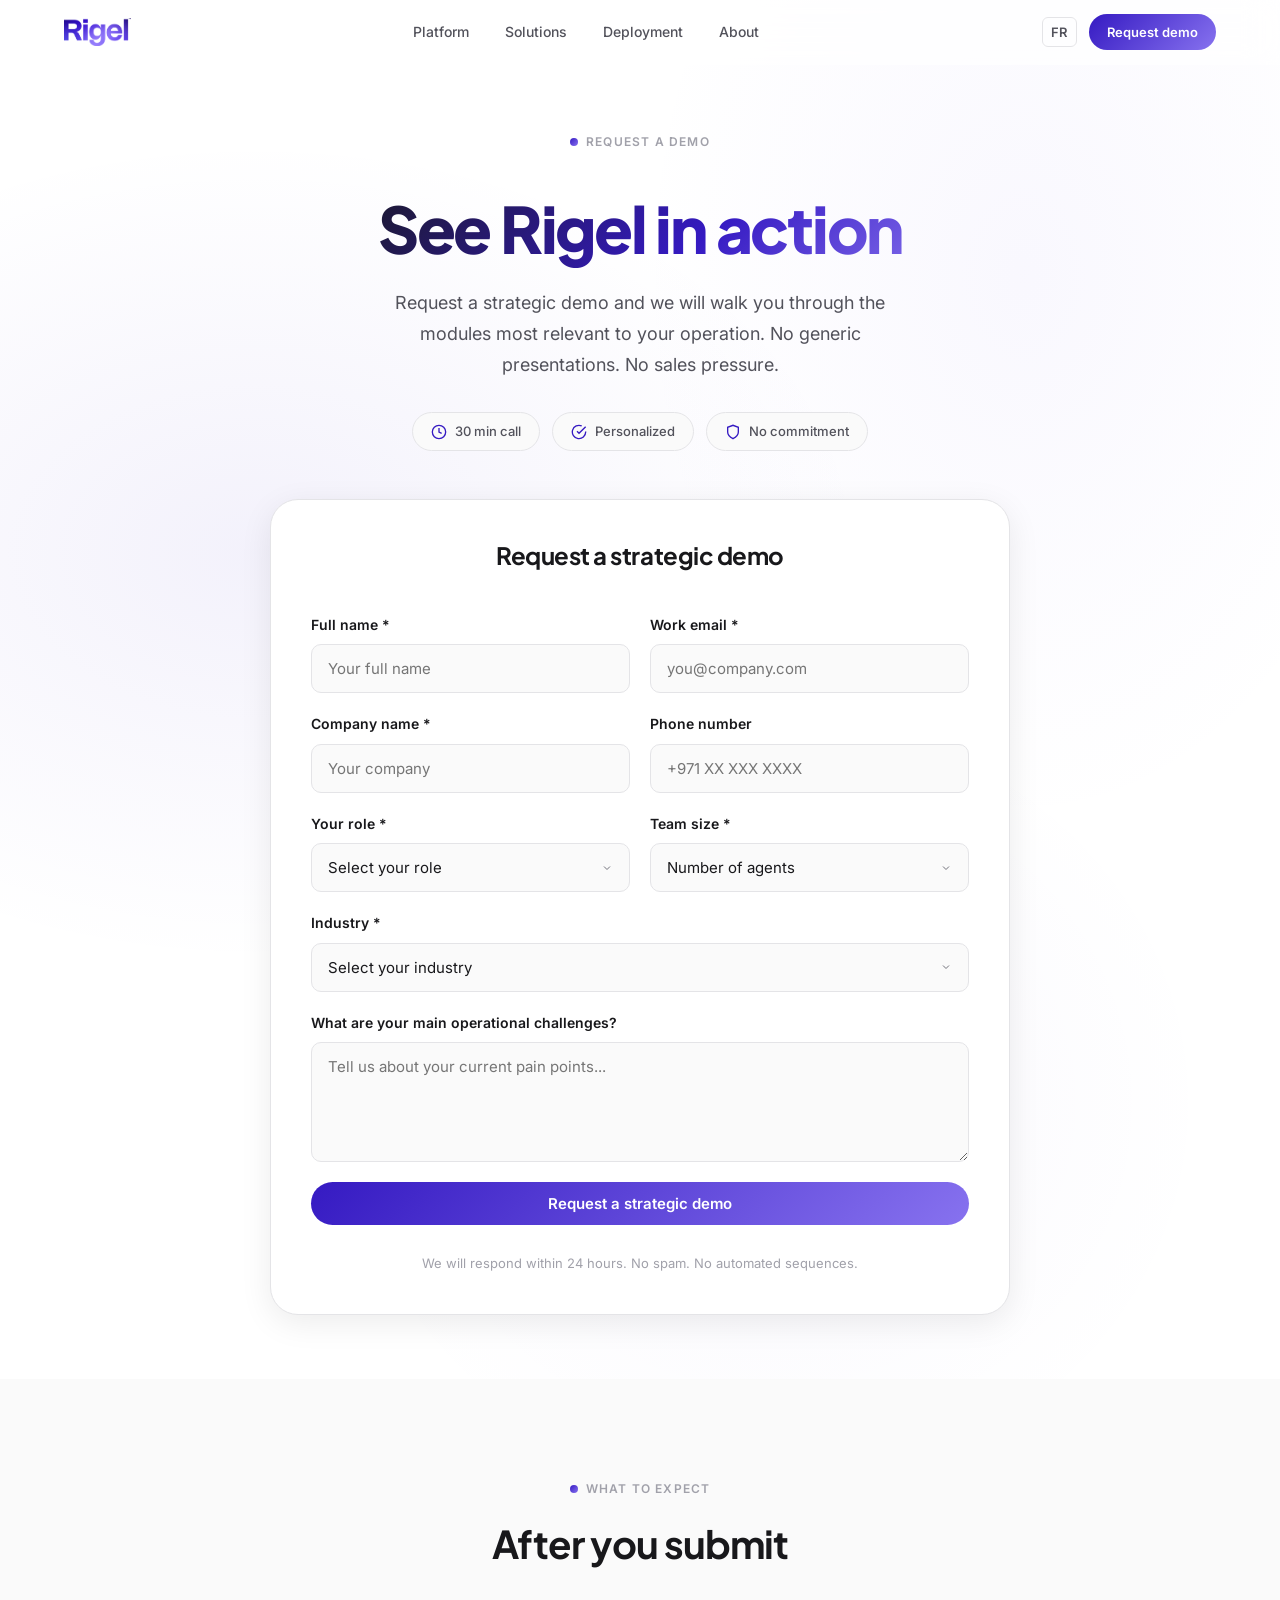
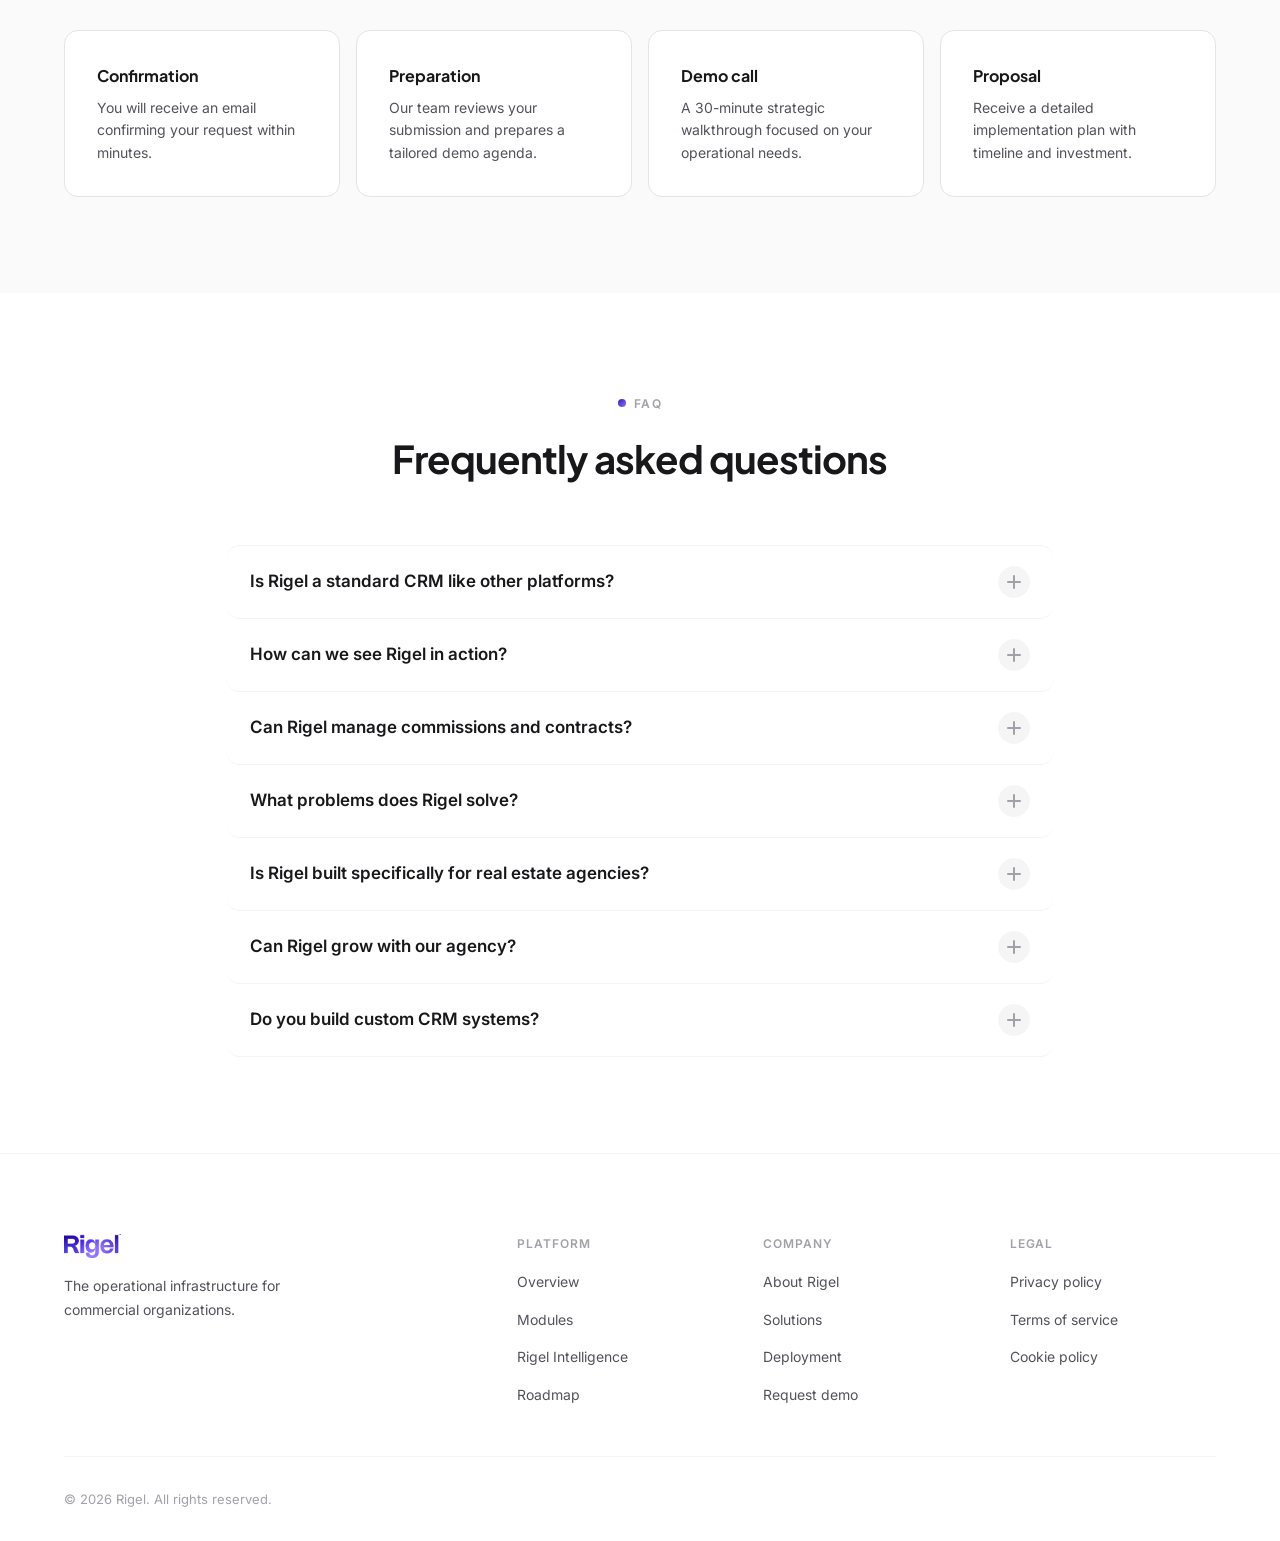
<file: demo.html>
<!DOCTYPE html>
<html lang="en">
<head>
  <meta charset="UTF-8">
  <meta name="viewport" content="width=device-width, initial-scale=1.0">
  <meta name="description" content="Request a strategic demo of Rigel, the operating system for commercial teams.">
  <meta name="theme-color" content="#0A0A0A">
  <title>Request Demo | Rigel</title>
  <!-- Open Graph -->
  <meta property="og:title" content="Request Demo | Rigel">
  <meta property="og:description" content="Request a strategic demo of Rigel, the operating system for commercial teams.">
  <meta property="og:type" content="website">
  <meta property="og:url" content="https://rigel.io/demo.html">
  <meta property="og:image" content="https://rigel.io/assets/images/og-demo.jpg">
  <meta name="twitter:card" content="summary_large_image">
  <link rel="canonical" href="https://rigel.io/demo">
  <link rel="alternate" hreflang="en" href="https://rigel.io/demo">
  <link rel="alternate" hreflang="fr" href="https://rigel.io/fr/demo">
  <link rel="icon" href="assets/images/favicon.svg" type="image/svg+xml">
  <!-- Fonts -->
  <link rel="preconnect" href="https://fonts.googleapis.com">
  <link rel="preconnect" href="https://fonts.gstatic.com" crossorigin>
  <link href="https://fonts.googleapis.com/css2?family=Inter:wght@400;500;600&family=Plus+Jakarta+Sans:wght@600;700;800&display=swap" rel="stylesheet">
  <link rel="stylesheet" href="css/styles.css">
</head>
<body>
  <a href="#main" class="skip-link">Skip to content</a>
  <div class="scroll-progress" aria-hidden="true"></div>

  <!-- Navigation -->
  <nav class="nav">
    <div class="nav__inner">
      <a href="./" class="nav__logo">
        <img src="assets/images/logo-rigel.png" alt="Rigel" class="nav__logo-img">
      </a>
      <div class="nav__links">
        <a href="platform" class="nav__link">Platform</a>
        <a href="solutions" class="nav__link">Solutions</a>
        <a href="deployment" class="nav__link">Deployment</a>
        <a href="about" class="nav__link">About</a>
      </div>
      <div class="nav__actions">
        <a href="fr/demo" class="nav__lang" aria-label="Français">FR</a>
        <a href="demo" class="btn btn--primary btn--sm">Request demo</a>
        <button class="nav__burger" aria-label="Menu"><span></span><span></span><span></span></button>
      </div>
    </div>
    <div class="nav__mobile">
      <a href="./" class="nav__mobile-link">Home</a>
      <a href="platform" class="nav__mobile-link">Platform</a>
      <a href="solutions" class="nav__mobile-link">Solutions</a>
      <a href="deployment" class="nav__mobile-link">Deployment</a>
      <a href="about" class="nav__mobile-link">About</a>
      <div class="nav__mobile-actions">
        <a href="fr/demo" class="btn btn--outline btn--full">Français</a>
        <a href="demo" class="btn btn--primary btn--full">Request demo</a>
      </div>
    </div>
  </nav>

  <main id="main">
  <!-- Demo Hero -->
  <section class="demo-hero">
    <div class="demo-hero__glow" aria-hidden="true"></div>
    <div class="container">
      <div class="demo-hero__header fade-in-blur">
        <div class="tag">Request a demo</div>
        <h1 class="t-display demo-hero__title">See Rigel in action</h1>
        <p class="demo-hero__subtitle">Request a strategic demo and we will walk you through the modules most relevant to your operation. No generic presentations. No sales pressure.</p>
        <div class="demo-chips">
          <div class="demo-chip">
            <svg fill="none" stroke="currentColor" stroke-width="2" viewBox="0 0 24 24"><circle cx="12" cy="12" r="10"/><path d="M12 6v6l4 2"/></svg>
            30 min call
          </div>
          <div class="demo-chip">
            <svg fill="none" stroke="currentColor" stroke-width="2" viewBox="0 0 24 24"><path d="M22 11.08V12a10 10 0 11-5.93-9.14"/><path d="M22 4L12 14.01l-3-3"/></svg>
            Personalized
          </div>
          <div class="demo-chip">
            <svg fill="none" stroke="currentColor" stroke-width="2" viewBox="0 0 24 24"><path d="M12 22s8-4 8-10V5l-8-3-8 3v7c0 6 8 10 8 10z"/></svg>
            No commitment
          </div>
        </div>
      </div>

      <div class="demo-form-card fade-in">
        <form class="form" id="demo-form">
          <h3 class="t-h3 mb-6">Request a strategic demo</h3>
          
          <div class="form__row">
            <div class="form__group">
              <label class="form__label" for="fullName">Full name *</label>
              <input class="form__input" type="text" id="fullName" name="fullName" placeholder="Your full name" required>
            </div>
            <div class="form__group">
              <label class="form__label" for="email">Work email *</label>
              <input class="form__input" type="email" id="email" name="email" placeholder="you@company.com" required>
            </div>
          </div>
          
          <div class="form__row">
            <div class="form__group">
              <label class="form__label" for="company">Company name *</label>
              <input class="form__input" type="text" id="company" name="company" placeholder="Your company" required>
            </div>
            <div class="form__group">
              <label class="form__label" for="phone">Phone number</label>
              <input class="form__input" type="tel" id="phone" name="phone" placeholder="+971 XX XXX XXXX">
            </div>
          </div>
          
          <div class="form__row">
            <div class="form__group">
              <label class="form__label" for="role">Your role *</label>
              <select class="form__input form__select" id="role" name="role" required>
                <option value="" disabled selected>Select your role</option>
                <option value="ceo">CEO / Founder</option>
                <option value="coo">COO / Operations Director</option>
                <option value="sales-director">Sales Director</option>
                <option value="team-leader">Team Leader</option>
                <option value="manager">Branch Manager</option>
                <option value="other">Other</option>
              </select>
            </div>
            <div class="form__group">
              <label class="form__label" for="teamSize">Team size *</label>
              <select class="form__input form__select" id="teamSize" name="teamSize" required>
                <option value="" disabled selected>Number of agents</option>
                <option value="5-15">5 – 15</option>
                <option value="15-50">15 – 50</option>
                <option value="50-100">50 – 100</option>
                <option value="100+">100+</option>
              </select>
            </div>
          </div>
          
          <div class="form__group">
            <label class="form__label" for="industry">Industry *</label>
            <select class="form__input form__select" id="industry" name="industry" required>
              <option value="" disabled selected>Select your industry</option>
              <option value="real-estate">Real estate</option>
              <option value="financial-services">Financial services</option>
              <option value="insurance">Insurance</option>
              <option value="luxury-goods">Luxury goods</option>
              <option value="b2b-sales">B2B sales</option>
              <option value="other">Other</option>
            </select>
          </div>
          
          <div class="form__group">
            <label class="form__label" for="message">What are your main operational challenges?</label>
            <textarea class="form__input form__textarea" id="message" name="message" rows="3" placeholder="Tell us about your current pain points..."></textarea>
          </div>
          
          <button type="submit" class="btn btn--primary btn--full btn--lg">Request a strategic demo</button>
          
          <p class="form__note">We will respond within 24 hours. No spam. No automated sequences.</p>
        </form>
      </div>
    </div>
  </section>

  <!-- Trust Indicators -->
  <section class="section section--soft demo-process">
    <div class="container">
      <div class="section-header section-header--center fade-in-blur">
        <div class="tag" style="justify-content:center;">What to expect</div>
        <h2 class="t-h2">After you submit</h2>
      </div>
      <div class="process fade-in">
        <div class="process__step">
          <h4 class="process__title">Confirmation</h4>
          <p class="process__text">You will receive an email confirming your request within minutes.</p>
        </div>
        <div class="process__step">
          <h4 class="process__title">Preparation</h4>
          <p class="process__text">Our team reviews your submission and prepares a tailored demo agenda.</p>
        </div>
        <div class="process__step">
          <h4 class="process__title">Demo call</h4>
          <p class="process__text">A 30-minute strategic walkthrough focused on your operational needs.</p>
        </div>
        <div class="process__step">
          <h4 class="process__title">Proposal</h4>
          <p class="process__text">Receive a detailed implementation plan with timeline and investment.</p>
        </div>
      </div>
    </div>
  </section>

  <!-- FAQ -->
  <section class="section">
    <div class="container">
      <div class="section-header section-header--center fade-in-blur">
        <div class="tag">FAQ</div>
        <h2 class="t-h2">Frequently asked questions</h2>
      </div>
      <div class="faq fade-in">
        <div class="faq__item">
          <button class="faq__question">Is Rigel a standard CRM like other platforms?<span class="faq__icon"></span></button>
          <div class="faq__answer">
            <p>No. Rigel is not a generic CRM.</p>
            <p>Most CRM platforms force companies to adapt their processes to the software. Rigel follows the opposite approach.</p>
            <p>Rigel is configured and structured according to the way your agency already operates. Lead distribution, team hierarchy, commission structures, workflows and reporting are all modeled to reflect the internal organization of your business.</p>
            <p>The objective is not to change how your agency works, but to provide a system that supports and strengthens it.</p>
          </div>
        </div>
        <div class="faq__item">
          <button class="faq__question">How can we see Rigel in action?<span class="faq__icon"></span></button>
          <div class="faq__answer">
            <p>You can request a live demonstration with our team.</p>
            <p>During the demo we will walk you through the platform and show how Rigel manages leads, deals, teams, contracts and commissions in a real operational workflow.</p>
            <p>This session also allows us to understand how your agency operates and how Rigel can be adapted to your structure.</p>
          </div>
        </div>
        <div class="faq__item">
          <button class="faq__question">Can Rigel manage commissions and contracts?<span class="faq__icon"></span></button>
          <div class="faq__answer">
            <p>Yes.</p>
            <p>Rigel allows agencies to create and track contracts, manage deal progression and automatically calculate commissions based on your internal commission structure.</p>
            <p>This eliminates manual spreadsheets and significantly reduces commission errors.</p>
          </div>
        </div>
        <div class="faq__item">
          <button class="faq__question">What problems does Rigel solve?<span class="faq__icon"></span></button>
          <div class="faq__answer">
            <p>Most real estate agencies operate with fragmented systems.</p>
            <p>Leads come from portals and advertising platforms, conversations happen on messaging apps, contracts are handled separately and commissions are calculated manually.</p>
            <p>Rigel centralizes the entire commercial process into one operational environment, providing structure, automation and real-time visibility for leadership and agents.</p>
          </div>
        </div>

        <div class="faq__item">
          <button class="faq__question">Is Rigel built specifically for real estate agencies?<span class="faq__icon"></span></button>
          <div class="faq__answer">
            <p>Yes.</p>
            <p>Rigel is designed for agencies handling high-value leads, complex deal pipelines and commission-based teams.</p>
            <p>The platform reflects the operational reality of real estate businesses, particularly agencies managing leads from portals such as Property Finder, Bayut or advertising campaigns.</p>
          </div>
        </div>

        <div class="faq__item">
          <button class="faq__question">Can Rigel grow with our agency?<span class="faq__icon"></span></button>
          <div class="faq__answer">
            <p>Yes.</p>
            <p>Rigel is designed to scale with your organization.</p>
            <p>Whether your team consists of a few agents or a large sales structure, the platform adapts to your hierarchy, lead volume and operational complexity.</p>
          </div>
        </div>
        <div class="faq__item">
          <button class="faq__question">Do you build custom CRM systems?<span class="faq__icon"></span></button>
          <div class="faq__answer">
            <p>Yes.</p>
            <p>In addition to Rigel, we also design custom CRM platforms tailored to specific industries and operational needs.</p>
            <p>These systems are built from the ground up according to the workflows, business model and internal processes of the organization.</p>
            <p>Whether for real estate, sales teams or other industries with complex operational structures, we can design a CRM infrastructure adapted to the way your business operates.</p>
          </div>
        </div>
      </div>
    </div>
  </section>

  </main>

  <!-- Footer -->
  <footer class="footer">
    <div class="container">
      <div class="footer__grid">
        <div class="footer__brand">
          <a href="./" class="footer__logo"><img src="assets/images/logo-rigel.png" alt="Rigel" class="footer__logo-img"></a>
          <p class="footer__desc">The operational infrastructure for commercial organizations.</p>
        </div>
        <div>
          <h4 class="footer__col-title">Platform</h4>
          <ul class="footer__links">
            <li><a href="platform" class="footer__link">Overview</a></li>
            <li><a href="platform.html#modules" class="footer__link">Modules</a></li>
            <li><a href="platform.html#rigel-intelligence" class="footer__link">Rigel Intelligence</a></li>
            <li><a href="platform.html#roadmap" class="footer__link">Roadmap</a></li>
          </ul>
        </div>
        <div>
          <h4 class="footer__col-title">Company</h4>
          <ul class="footer__links">
            <li><a href="about" class="footer__link">About Rigel</a></li>
            <li><a href="solutions" class="footer__link">Solutions</a></li>
            <li><a href="deployment" class="footer__link">Deployment</a></li>
            <li><a href="demo" class="footer__link">Request demo</a></li>
          </ul>
        </div>
        <div>
          <h4 class="footer__col-title">Legal</h4>
          <ul class="footer__links">
            <li><a href="legal.html#privacy" class="footer__link">Privacy policy</a></li>
            <li><a href="legal.html#terms" class="footer__link">Terms of service</a></li>
            <li><a href="legal.html#cookies" class="footer__link">Cookie policy</a></li>
          </ul>
        </div>
      </div>
      <div class="footer__bottom">
        <p class="footer__copy">&copy; 2026 Rigel. All rights reserved.</p>
      </div>
    </div>
  </footer>

  <a href="https://wa.me/971000000000" target="_blank" rel="noopener" class="whatsapp-btn" aria-label="WhatsApp">
    <svg viewBox="0 0 24 24" fill="currentColor" width="22" height="22"><path d="M17.472 14.382c-.297-.149-1.758-.867-2.03-.967-.273-.099-.471-.148-.67.15-.197.297-.767.966-.94 1.164-.173.199-.347.223-.644.075-.297-.15-1.255-.463-2.39-1.475-.883-.788-1.48-1.761-1.653-2.059-.173-.297-.018-.458.13-.606.134-.133.298-.347.446-.52.149-.174.198-.298.298-.497.099-.198.05-.371-.025-.52-.075-.149-.669-1.612-.916-2.207-.242-.579-.487-.5-.669-.51-.173-.008-.371-.01-.57-.01-.198 0-.52.074-.792.372-.272.297-1.04 1.016-1.04 2.479 0 1.462 1.065 2.875 1.213 3.074.149.198 2.096 3.2 5.077 4.487.709.306 1.262.489 1.694.625.712.227 1.36.195 1.871.118.571-.085 1.758-.719 2.006-1.413.248-.694.248-1.289.173-1.413-.074-.124-.272-.198-.57-.347m-5.421 7.403h-.004a9.87 9.87 0 01-5.031-1.378l-.361-.214-3.741.982.998-3.648-.235-.374a9.86 9.86 0 01-1.51-5.26c.001-5.45 4.436-9.884 9.888-9.884 2.64 0 5.122 1.03 6.988 2.898a9.825 9.825 0 012.893 6.994c-.003 5.45-4.437 9.884-9.885 9.884m8.413-18.297A11.815 11.815 0 0012.05 0C5.495 0 .16 5.335.157 11.892c0 2.096.547 4.142 1.588 5.945L.057 24l6.305-1.654a11.882 11.882 0 005.683 1.448h.005c6.554 0 11.89-5.335 11.893-11.893a11.821 11.821 0 00-3.48-8.413z"/></svg>
    <span class="whatsapp-btn__text">Contact us</span>
  </a>
  <button class="back-to-top" aria-label="Back to top">
    <svg width="20" height="20" fill="none" stroke="currentColor" stroke-width="2" viewBox="0 0 24 24"><path d="M18 15l-6-6-6 6"/></svg>
  </button>
  <script src="js/main.js" defer></script>
</body>
</html>
</file>
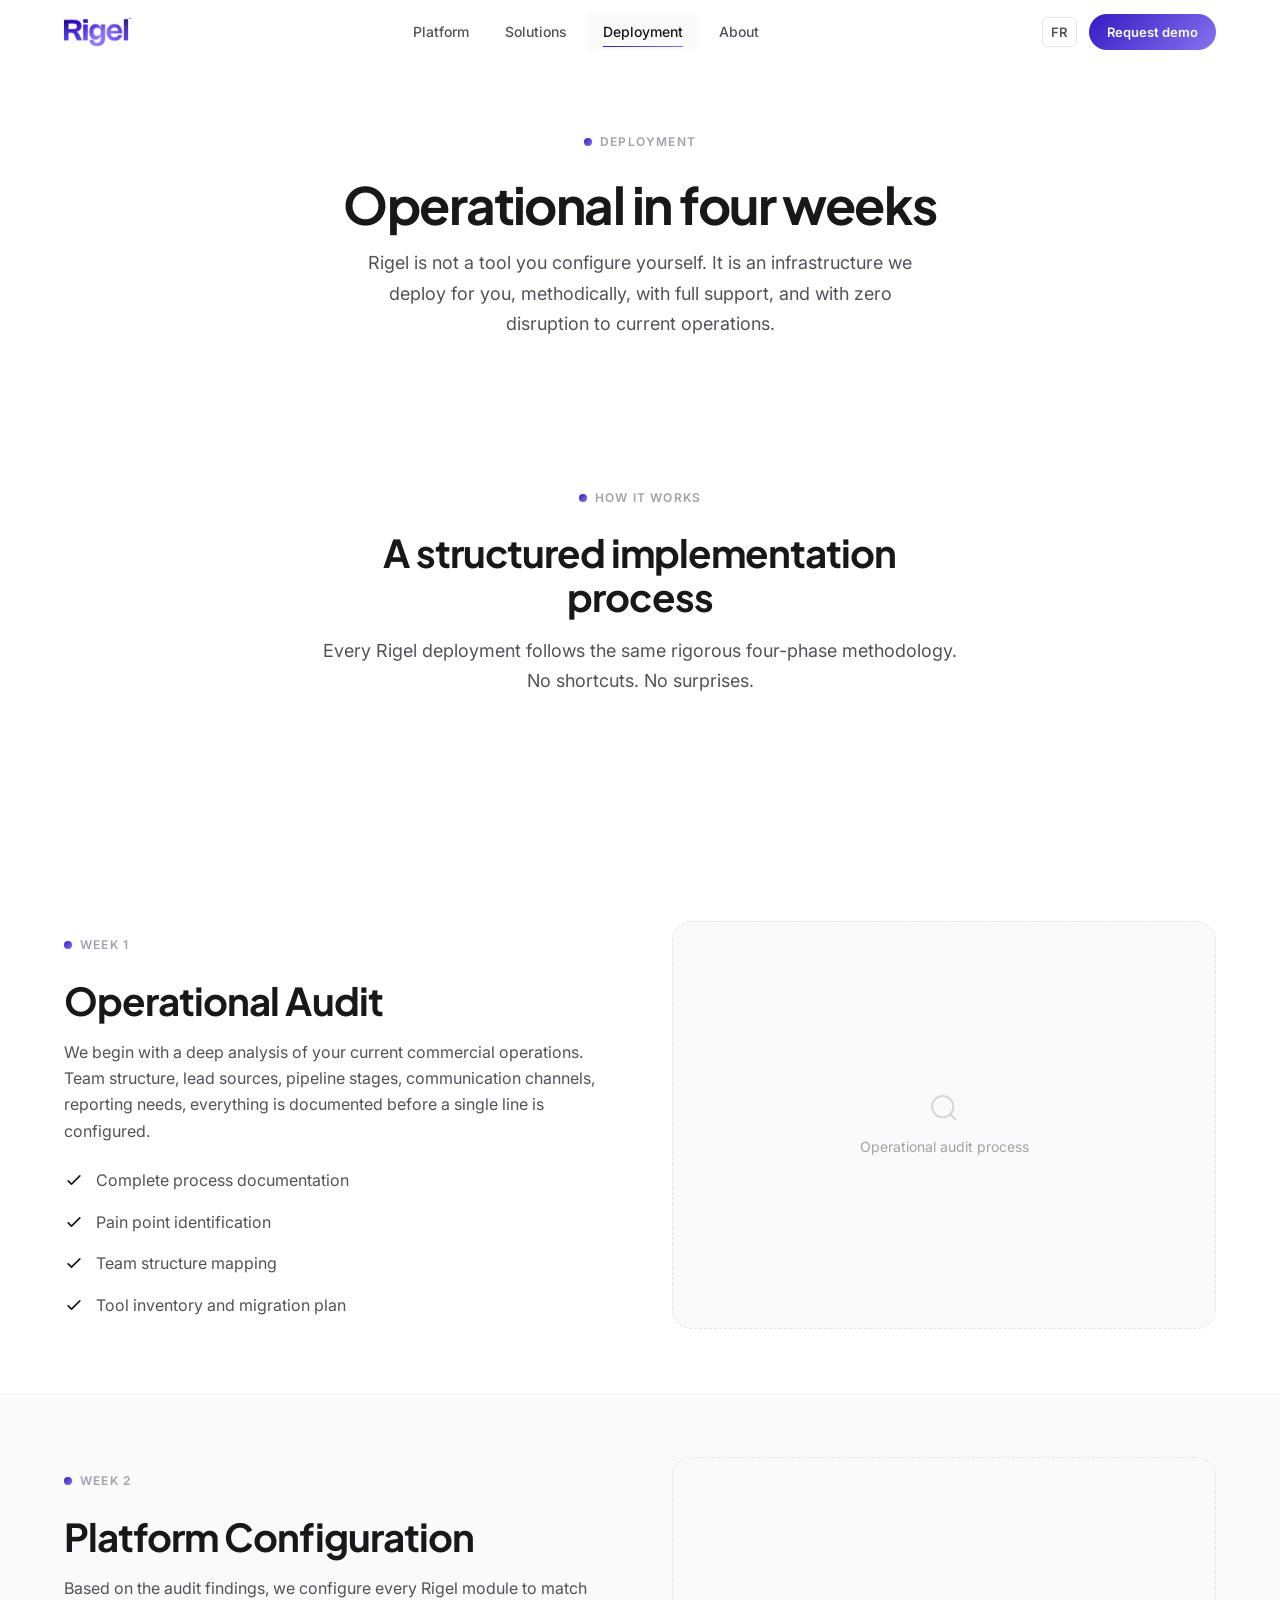
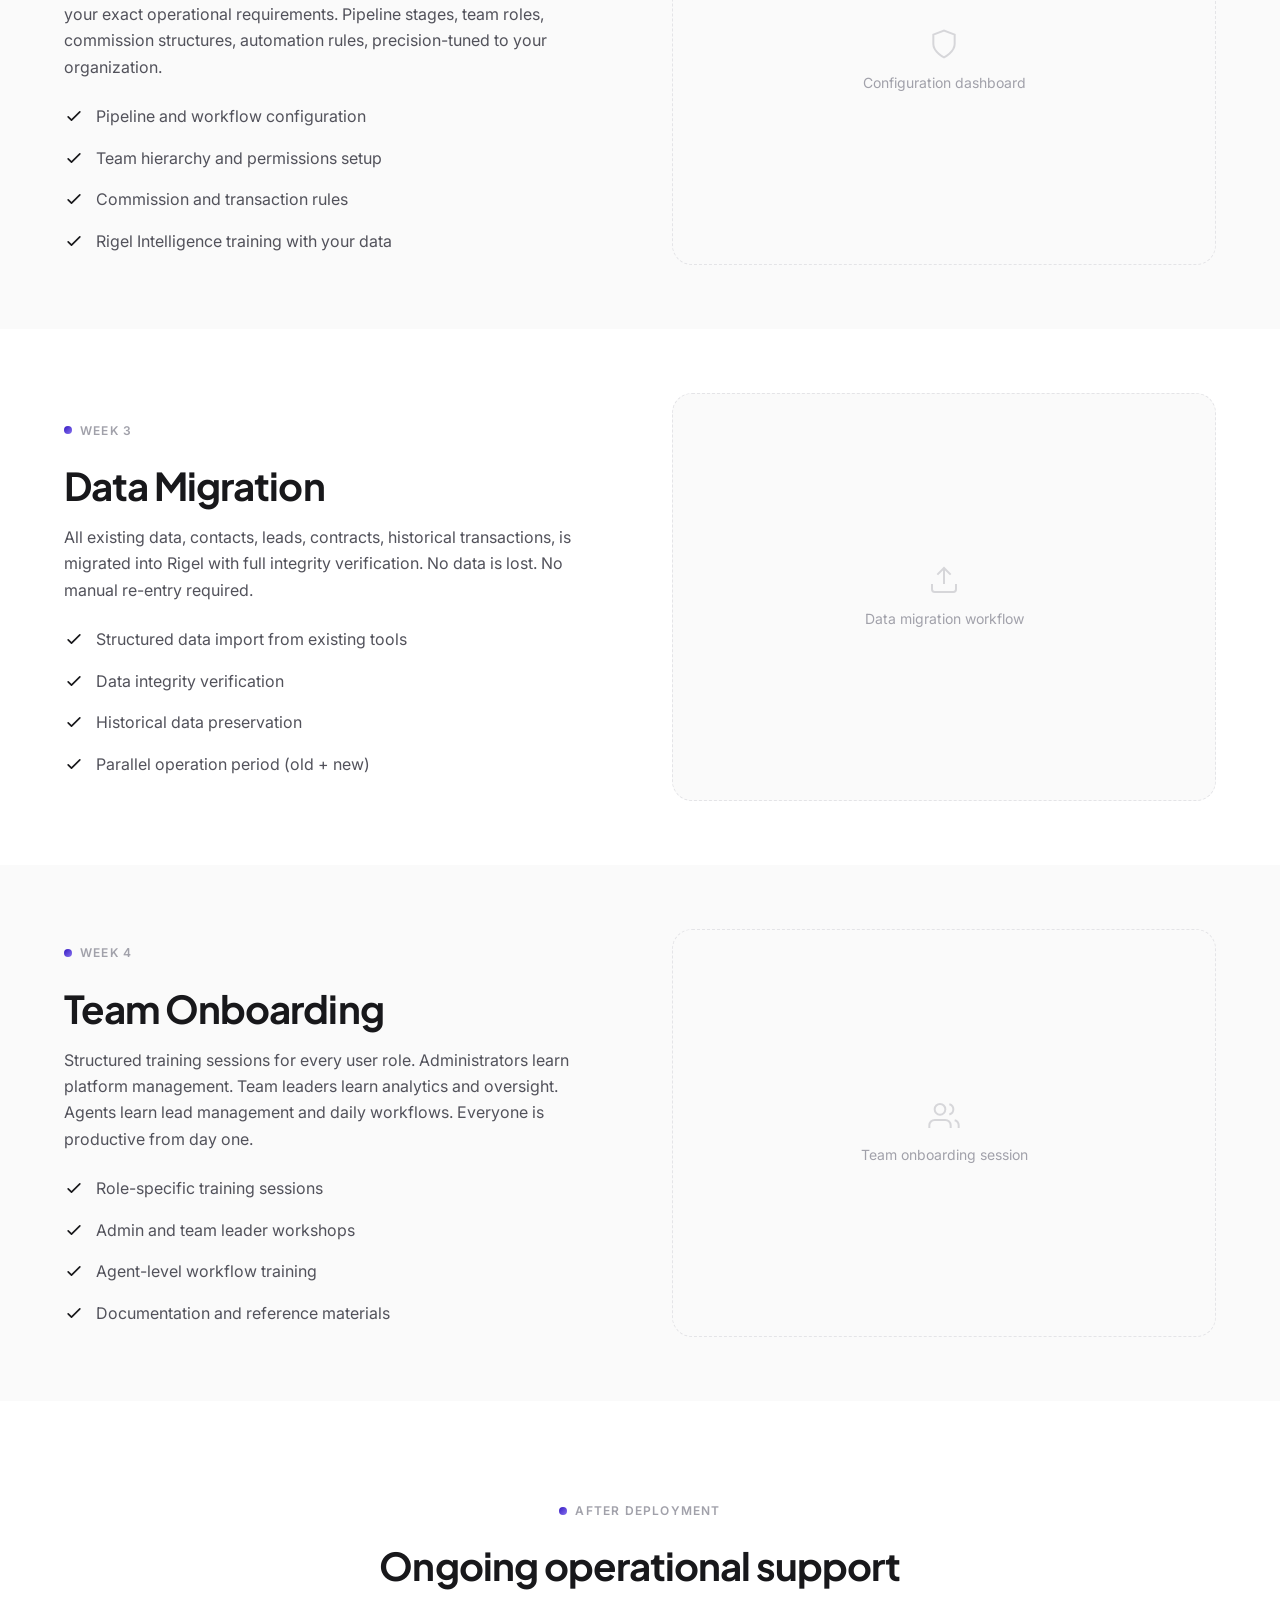
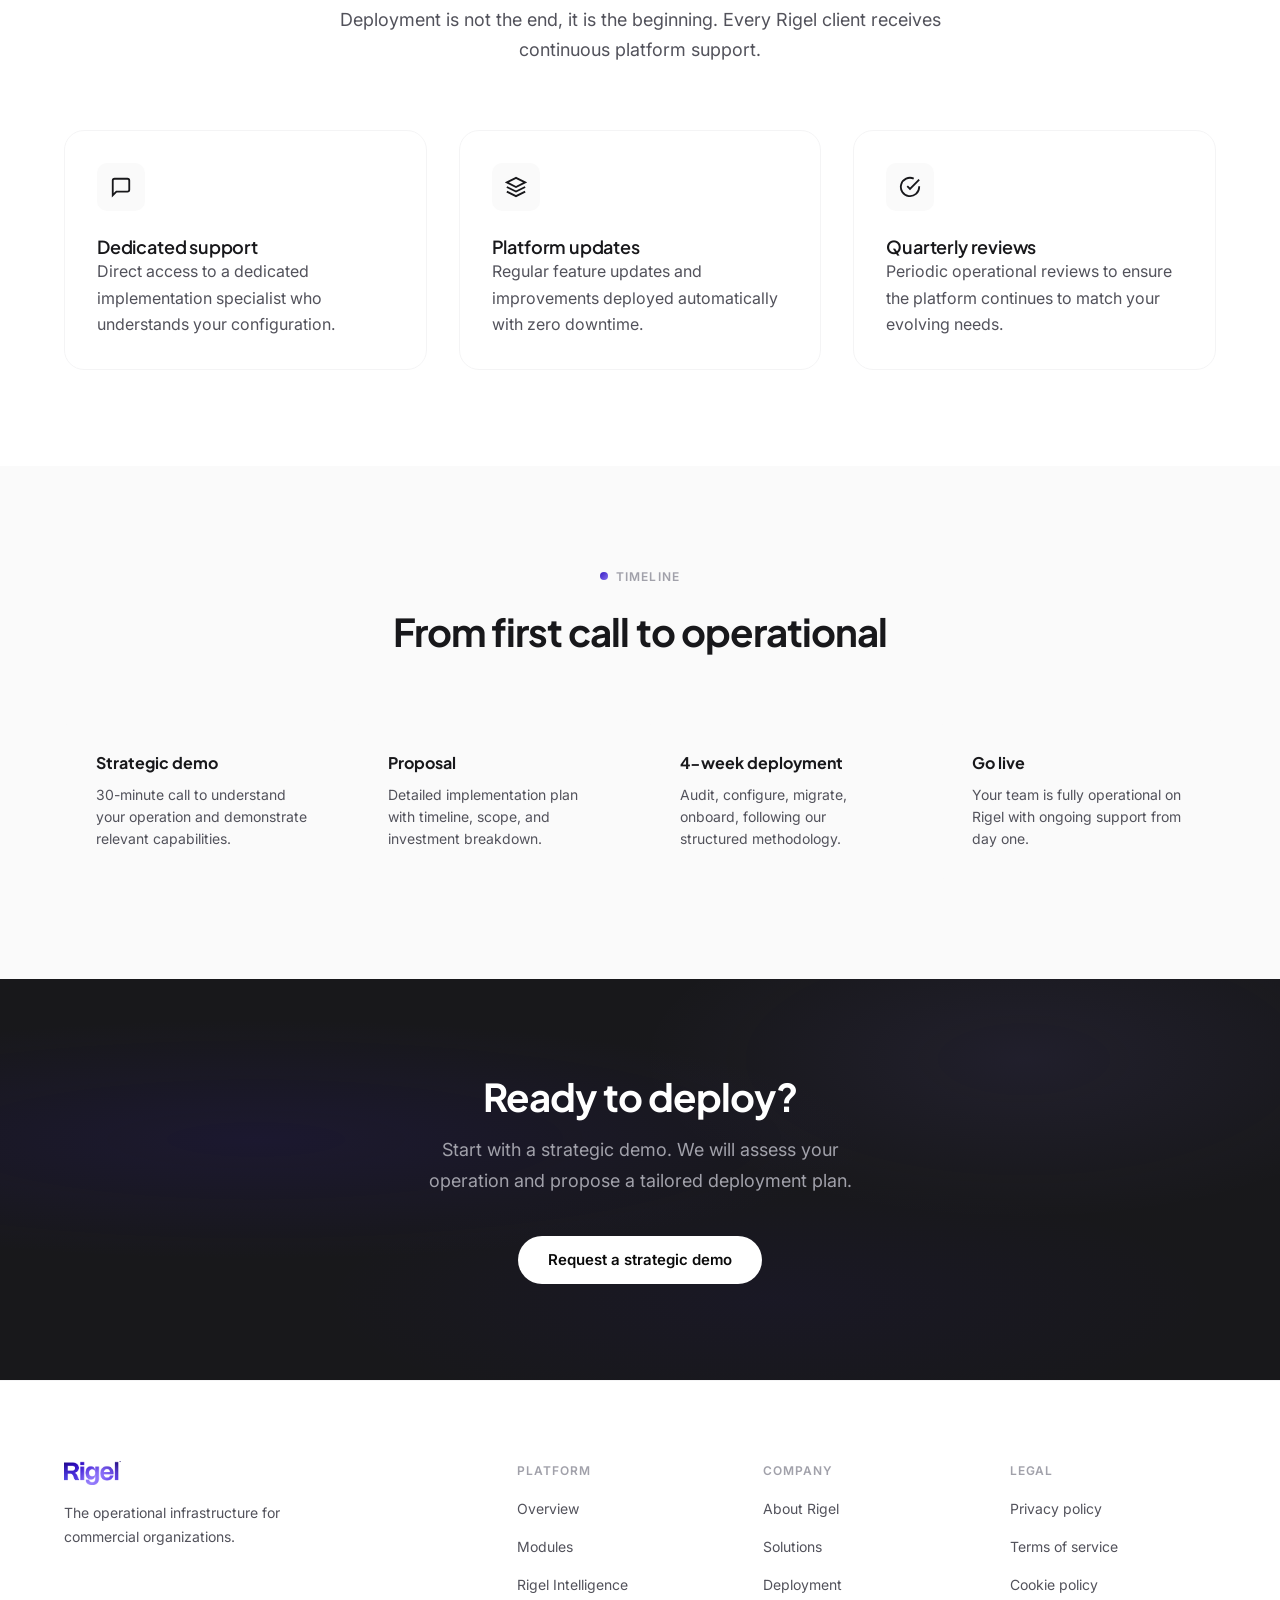
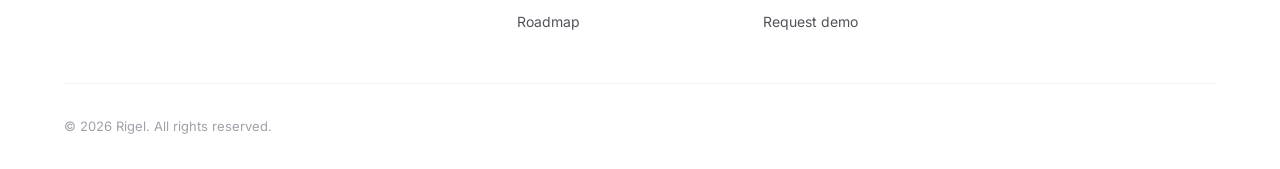
<file: deployment.html>
<!DOCTYPE html>
<html lang="en">
<head>
  <meta charset="UTF-8">
  <meta name="viewport" content="width=device-width, initial-scale=1.0">
  <meta name="description" content="Rigel deployment, a structured 4-week implementation process from operational audit to full team onboarding.">
  <meta name="theme-color" content="#0A0A0A">
  <title>Deployment | Rigel</title>
  <!-- Open Graph -->
  <meta property="og:title" content="Deployment | Rigel">
  <meta property="og:description" content="A structured 4-week implementation process from operational audit to full team onboarding.">
  <meta property="og:type" content="website">
  <meta property="og:url" content="https://rigel.io/deployment.html">
  <meta property="og:image" content="https://rigel.io/assets/images/og-deployment.jpg">
  <meta name="twitter:card" content="summary_large_image">
  <link rel="canonical" href="https://rigel.io/deployment">
  <link rel="alternate" hreflang="en" href="https://rigel.io/deployment">
  <link rel="alternate" hreflang="fr" href="https://rigel.io/fr/deployment">
  <link rel="icon" href="assets/images/favicon.svg" type="image/svg+xml">
  <!-- Fonts -->
  <link rel="preconnect" href="https://fonts.googleapis.com">
  <link rel="preconnect" href="https://fonts.gstatic.com" crossorigin>
  <link href="https://fonts.googleapis.com/css2?family=Inter:wght@400;500;600&family=Plus+Jakarta+Sans:wght@600;700;800&display=swap" rel="stylesheet">
  <link rel="stylesheet" href="css/styles.css">
</head>
<body>
  <a href="#main" class="skip-link">Skip to content</a>
  <div class="scroll-progress" aria-hidden="true"></div>

  <!-- Navigation -->
  <nav class="nav">
    <div class="nav__inner">
      <a href="./" class="nav__logo">
        <img src="assets/images/logo-rigel.png" alt="Rigel" class="nav__logo-img">
      </a>
      <div class="nav__links">
        <a href="platform" class="nav__link">Platform</a>
        <a href="solutions" class="nav__link">Solutions</a>
        <a href="deployment" class="nav__link active">Deployment</a>
        <a href="about" class="nav__link">About</a>
      </div>
      <div class="nav__actions">
        <a href="fr/deployment" class="nav__lang" aria-label="Français">FR</a>
        <a href="demo" class="btn btn--primary btn--sm">Request demo</a>
        <button class="nav__burger" aria-label="Menu"><span></span><span></span><span></span></button>
      </div>
    </div>
    <div class="nav__mobile">
      <a href="./" class="nav__mobile-link">Home</a>
      <a href="platform" class="nav__mobile-link">Platform</a>
      <a href="solutions" class="nav__mobile-link">Solutions</a>
      <a href="deployment" class="nav__mobile-link">Deployment</a>
      <a href="about" class="nav__mobile-link">About</a>
      <div class="nav__mobile-actions">
        <a href="fr/deployment" class="btn btn--outline btn--full">Français</a>
        <a href="demo" class="btn btn--primary btn--full">Request demo</a>
      </div>
    </div>
  </nav>

  <main id="main">
  <!-- Page Header -->
  <section class="page-header">
    <div class="container">
      <div class="tag">Deployment</div>
      <h1 class="t-h1 page-header__title">Operational in four weeks</h1>
      <p class="page-header__text">Rigel is not a tool you configure yourself. It is an infrastructure we deploy for you, methodically, with full support, and with zero disruption to current operations.</p>
    </div>
  </section>

  <!-- Process Overview -->
  <section class="section">
    <div class="container">
      <div class="section-header section-header--center fade-in-blur">
        <div class="tag" style="justify-content:center;">How it works</div>
        <h2 class="t-h2">A structured implementation process</h2>
        <p class="t-body-lg">Every Rigel deployment follows the same rigorous four-phase methodology. No shortcuts. No surprises.</p>
      </div>
    </div>
  </section>

  <!-- Phase 1 -->
  <section class="section--sm">
    <div class="container">
      <div class="split">
        <div class="split__content fade-in-left">
          <div class="tag">Week 1</div>
          <h3 class="t-h2 mb-4">Operational Audit</h3>
          <p class="t-body mb-6">We begin with a deep analysis of your current commercial operations. Team structure, lead sources, pipeline stages, communication channels, reporting needs, everything is documented before a single line is configured.</p>
          <ul class="feature-list">
            <li><svg class="feature-list__check" fill="none" stroke="currentColor" viewBox="0 0 24 24"><path stroke-linecap="round" stroke-linejoin="round" stroke-width="2" d="M5 13l4 4L19 7"/></svg>Complete process documentation</li>
            <li><svg class="feature-list__check" fill="none" stroke="currentColor" viewBox="0 0 24 24"><path stroke-linecap="round" stroke-linejoin="round" stroke-width="2" d="M5 13l4 4L19 7"/></svg>Pain point identification</li>
            <li><svg class="feature-list__check" fill="none" stroke="currentColor" viewBox="0 0 24 24"><path stroke-linecap="round" stroke-linejoin="round" stroke-width="2" d="M5 13l4 4L19 7"/></svg>Team structure mapping</li>
            <li><svg class="feature-list__check" fill="none" stroke="currentColor" viewBox="0 0 24 24"><path stroke-linecap="round" stroke-linejoin="round" stroke-width="2" d="M5 13l4 4L19 7"/></svg>Tool inventory and migration plan</li>
          </ul>
        </div>
        <div class="split__media fade-in-right">
          <div class="visual-placeholder" style="aspect-ratio:4/3;"><svg fill="none" stroke="currentColor" stroke-width="1.5" viewBox="0 0 24 24"><circle cx="11" cy="11" r="8"/><path d="M21 21l-4.35-4.35"/></svg><span>Operational audit process</span></div>
        </div>
      </div>
    </div>
  </section>

  <!-- Phase 2 -->
  <section class="section--sm section--soft">
    <div class="container">
      <div class="split split--reverse">
        <div class="split__content fade-in-right">
          <div class="tag">Week 2</div>
          <h3 class="t-h2 mb-4">Platform Configuration</h3>
          <p class="t-body mb-6">Based on the audit findings, we configure every Rigel module to match your exact operational requirements. Pipeline stages, team roles, commission structures, automation rules, precision-tuned to your organization.</p>
          <ul class="feature-list">
            <li><svg class="feature-list__check" fill="none" stroke="currentColor" viewBox="0 0 24 24"><path stroke-linecap="round" stroke-linejoin="round" stroke-width="2" d="M5 13l4 4L19 7"/></svg>Pipeline and workflow configuration</li>
            <li><svg class="feature-list__check" fill="none" stroke="currentColor" viewBox="0 0 24 24"><path stroke-linecap="round" stroke-linejoin="round" stroke-width="2" d="M5 13l4 4L19 7"/></svg>Team hierarchy and permissions setup</li>
            <li><svg class="feature-list__check" fill="none" stroke="currentColor" viewBox="0 0 24 24"><path stroke-linecap="round" stroke-linejoin="round" stroke-width="2" d="M5 13l4 4L19 7"/></svg>Commission and transaction rules</li>
            <li><svg class="feature-list__check" fill="none" stroke="currentColor" viewBox="0 0 24 24"><path stroke-linecap="round" stroke-linejoin="round" stroke-width="2" d="M5 13l4 4L19 7"/></svg>Rigel Intelligence training with your data</li>
          </ul>
        </div>
        <div class="split__media fade-in-left">
          <div class="visual-placeholder" style="aspect-ratio:4/3;"><svg fill="none" stroke="currentColor" stroke-width="1.5" viewBox="0 0 24 24"><path d="M12 22s8-4 8-10V5l-8-3-8 3v7c0 6 8 10 8 10z"/></svg><span>Configuration dashboard</span></div>
        </div>
      </div>
    </div>
  </section>

  <!-- Phase 3 -->
  <section class="section--sm">
    <div class="container">
      <div class="split">
        <div class="split__content fade-in-left">
          <div class="tag">Week 3</div>
          <h3 class="t-h2 mb-4">Data Migration</h3>
          <p class="t-body mb-6">All existing data, contacts, leads, contracts, historical transactions, is migrated into Rigel with full integrity verification. No data is lost. No manual re-entry required.</p>
          <ul class="feature-list">
            <li><svg class="feature-list__check" fill="none" stroke="currentColor" viewBox="0 0 24 24"><path stroke-linecap="round" stroke-linejoin="round" stroke-width="2" d="M5 13l4 4L19 7"/></svg>Structured data import from existing tools</li>
            <li><svg class="feature-list__check" fill="none" stroke="currentColor" viewBox="0 0 24 24"><path stroke-linecap="round" stroke-linejoin="round" stroke-width="2" d="M5 13l4 4L19 7"/></svg>Data integrity verification</li>
            <li><svg class="feature-list__check" fill="none" stroke="currentColor" viewBox="0 0 24 24"><path stroke-linecap="round" stroke-linejoin="round" stroke-width="2" d="M5 13l4 4L19 7"/></svg>Historical data preservation</li>
            <li><svg class="feature-list__check" fill="none" stroke="currentColor" viewBox="0 0 24 24"><path stroke-linecap="round" stroke-linejoin="round" stroke-width="2" d="M5 13l4 4L19 7"/></svg>Parallel operation period (old + new)</li>
          </ul>
        </div>
        <div class="split__media fade-in-right">
          <div class="visual-placeholder" style="aspect-ratio:4/3;"><svg fill="none" stroke="currentColor" stroke-width="1.5" viewBox="0 0 24 24"><path d="M21 15v4a2 2 0 01-2 2H5a2 2 0 01-2-2v-4M17 8l-5-5-5 5M12 3v12"/></svg><span>Data migration workflow</span></div>
        </div>
      </div>
    </div>
  </section>

  <!-- Phase 4 -->
  <section class="section--sm section--soft">
    <div class="container">
      <div class="split split--reverse">
        <div class="split__content fade-in-right">
          <div class="tag">Week 4</div>
          <h3 class="t-h2 mb-4">Team Onboarding</h3>
          <p class="t-body mb-6">Structured training sessions for every user role. Administrators learn platform management. Team leaders learn analytics and oversight. Agents learn lead management and daily workflows. Everyone is productive from day one.</p>
          <ul class="feature-list">
            <li><svg class="feature-list__check" fill="none" stroke="currentColor" viewBox="0 0 24 24"><path stroke-linecap="round" stroke-linejoin="round" stroke-width="2" d="M5 13l4 4L19 7"/></svg>Role-specific training sessions</li>
            <li><svg class="feature-list__check" fill="none" stroke="currentColor" viewBox="0 0 24 24"><path stroke-linecap="round" stroke-linejoin="round" stroke-width="2" d="M5 13l4 4L19 7"/></svg>Admin and team leader workshops</li>
            <li><svg class="feature-list__check" fill="none" stroke="currentColor" viewBox="0 0 24 24"><path stroke-linecap="round" stroke-linejoin="round" stroke-width="2" d="M5 13l4 4L19 7"/></svg>Agent-level workflow training</li>
            <li><svg class="feature-list__check" fill="none" stroke="currentColor" viewBox="0 0 24 24"><path stroke-linecap="round" stroke-linejoin="round" stroke-width="2" d="M5 13l4 4L19 7"/></svg>Documentation and reference materials</li>
          </ul>
        </div>
        <div class="split__media fade-in-left">
          <div class="visual-placeholder" style="aspect-ratio:4/3;"><svg fill="none" stroke="currentColor" stroke-width="1.5" viewBox="0 0 24 24"><path d="M17 21v-2a4 4 0 00-4-4H5a4 4 0 00-4 4v2"/><circle cx="9" cy="7" r="4"/><path d="M23 21v-2a4 4 0 00-3-3.87M16 3.13a4 4 0 010 7.75"/></svg><span>Team onboarding session</span></div>
        </div>
      </div>
    </div>
  </section>

  <!-- Post-Deployment -->
  <section class="section">
    <div class="container">
      <div class="section-header section-header--center fade-in-blur">
        <div class="tag" style="justify-content:center;">After deployment</div>
        <h2 class="t-h2">Ongoing operational support</h2>
        <p class="t-body-lg">Deployment is not the end, it is the beginning. Every Rigel client receives continuous platform support.</p>
      </div>
      <div class="grid grid--3 stagger-children">
        <div class="card">
          <div class="card__icon"><svg fill="none" stroke="currentColor" stroke-width="2" viewBox="0 0 24 24"><path d="M21 15a2 2 0 01-2 2H7l-4 4V5a2 2 0 012-2h14a2 2 0 012 2z"/></svg></div>
          <h4 class="t-h4 mb-2">Dedicated support</h4>
          <p class="t-body">Direct access to a dedicated implementation specialist who understands your configuration.</p>
        </div>
        <div class="card">
          <div class="card__icon"><svg fill="none" stroke="currentColor" stroke-width="2" viewBox="0 0 24 24"><path d="M12 2L2 7l10 5 10-5-10-5zM2 17l10 5 10-5M2 12l10 5 10-5"/></svg></div>
          <h4 class="t-h4 mb-2">Platform updates</h4>
          <p class="t-body">Regular feature updates and improvements deployed automatically with zero downtime.</p>
        </div>
        <div class="card">
          <div class="card__icon"><svg fill="none" stroke="currentColor" stroke-width="2" viewBox="0 0 24 24"><path d="M22 11.08V12a10 10 0 11-5.93-9.14"/><path d="M22 4L12 14.01l-3-3"/></svg></div>
          <h4 class="t-h4 mb-2">Quarterly reviews</h4>
          <p class="t-body">Periodic operational reviews to ensure the platform continues to match your evolving needs.</p>
        </div>
      </div>
    </div>
  </section>

  <!-- Timeline Summary -->
  <section class="section section--soft">
    <div class="container">
      <div class="section-header section-header--center fade-in-blur">
        <div class="tag" style="justify-content:center;">Timeline</div>
        <h2 class="t-h2">From first call to operational</h2>
      </div>
      <div class="process fade-in">
        <div class="process__step">
          <h4 class="process__title">Strategic demo</h4>
          <p class="process__text">30-minute call to understand your operation and demonstrate relevant capabilities.</p>
        </div>
        <div class="process__step">
          <h4 class="process__title">Proposal</h4>
          <p class="process__text">Detailed implementation plan with timeline, scope, and investment breakdown.</p>
        </div>
        <div class="process__step">
          <h4 class="process__title">4-week deployment</h4>
          <p class="process__text">Audit, configure, migrate, onboard, following our structured methodology.</p>
        </div>
        <div class="process__step">
          <h4 class="process__title">Go live</h4>
          <p class="process__text">Your team is fully operational on Rigel with ongoing support from day one.</p>
        </div>
      </div>
    </div>
  </section>

  <!-- CTA -->
  <section class="cta-section">
    <div class="container fade-in-scale">
      <h2 class="t-h2">Ready to deploy?</h2>
      <p class="t-body-lg">Start with a strategic demo. We will assess your operation and propose a tailored deployment plan.</p>
      <a href="demo" class="btn btn--white btn--lg">Request a strategic demo</a>
    </div>
  </section>

  </main>

  <!-- Footer -->
  <footer class="footer">
    <div class="container">
      <div class="footer__grid">
        <div class="footer__brand">
          <a href="./" class="footer__logo"><img src="assets/images/logo-rigel.png" alt="Rigel" class="footer__logo-img"></a>
          <p class="footer__desc">The operational infrastructure for commercial organizations.</p>
        </div>
        <div>
          <h4 class="footer__col-title">Platform</h4>
          <ul class="footer__links">
            <li><a href="platform" class="footer__link">Overview</a></li>
            <li><a href="platform.html#modules" class="footer__link">Modules</a></li>
            <li><a href="platform.html#rigel-intelligence" class="footer__link">Rigel Intelligence</a></li>
            <li><a href="platform.html#roadmap" class="footer__link">Roadmap</a></li>
          </ul>
        </div>
        <div>
          <h4 class="footer__col-title">Company</h4>
          <ul class="footer__links">
            <li><a href="about" class="footer__link">About Rigel</a></li>
            <li><a href="solutions" class="footer__link">Solutions</a></li>
            <li><a href="deployment" class="footer__link">Deployment</a></li>
            <li><a href="demo" class="footer__link">Request demo</a></li>
          </ul>
        </div>
        <div>
          <h4 class="footer__col-title">Legal</h4>
          <ul class="footer__links">
            <li><a href="legal.html#privacy" class="footer__link">Privacy policy</a></li>
            <li><a href="legal.html#terms" class="footer__link">Terms of service</a></li>
            <li><a href="legal.html#cookies" class="footer__link">Cookie policy</a></li>
          </ul>
        </div>
      </div>
      <div class="footer__bottom">
        <p class="footer__copy">&copy; 2026 Rigel. All rights reserved.</p>
      </div>
    </div>
  </footer>

  <a href="https://wa.me/971000000000" target="_blank" rel="noopener" class="whatsapp-btn" aria-label="WhatsApp">
    <svg viewBox="0 0 24 24" fill="currentColor" width="22" height="22"><path d="M17.472 14.382c-.297-.149-1.758-.867-2.03-.967-.273-.099-.471-.148-.67.15-.197.297-.767.966-.94 1.164-.173.199-.347.223-.644.075-.297-.15-1.255-.463-2.39-1.475-.883-.788-1.48-1.761-1.653-2.059-.173-.297-.018-.458.13-.606.134-.133.298-.347.446-.52.149-.174.198-.298.298-.497.099-.198.05-.371-.025-.52-.075-.149-.669-1.612-.916-2.207-.242-.579-.487-.5-.669-.51-.173-.008-.371-.01-.57-.01-.198 0-.52.074-.792.372-.272.297-1.04 1.016-1.04 2.479 0 1.462 1.065 2.875 1.213 3.074.149.198 2.096 3.2 5.077 4.487.709.306 1.262.489 1.694.625.712.227 1.36.195 1.871.118.571-.085 1.758-.719 2.006-1.413.248-.694.248-1.289.173-1.413-.074-.124-.272-.198-.57-.347m-5.421 7.403h-.004a9.87 9.87 0 01-5.031-1.378l-.361-.214-3.741.982.998-3.648-.235-.374a9.86 9.86 0 01-1.51-5.26c.001-5.45 4.436-9.884 9.888-9.884 2.64 0 5.122 1.03 6.988 2.898a9.825 9.825 0 012.893 6.994c-.003 5.45-4.437 9.884-9.885 9.884m8.413-18.297A11.815 11.815 0 0012.05 0C5.495 0 .16 5.335.157 11.892c0 2.096.547 4.142 1.588 5.945L.057 24l6.305-1.654a11.882 11.882 0 005.683 1.448h.005c6.554 0 11.89-5.335 11.893-11.893a11.821 11.821 0 00-3.48-8.413z"/></svg>
    <span class="whatsapp-btn__text">Contact us</span>
  </a>
  <button class="back-to-top" aria-label="Back to top">
    <svg width="20" height="20" fill="none" stroke="currentColor" stroke-width="2" viewBox="0 0 24 24"><path d="M18 15l-6-6-6 6"/></svg>
  </button>
  <script src="js/main.js" defer></script>
</body>
</html>
</file>
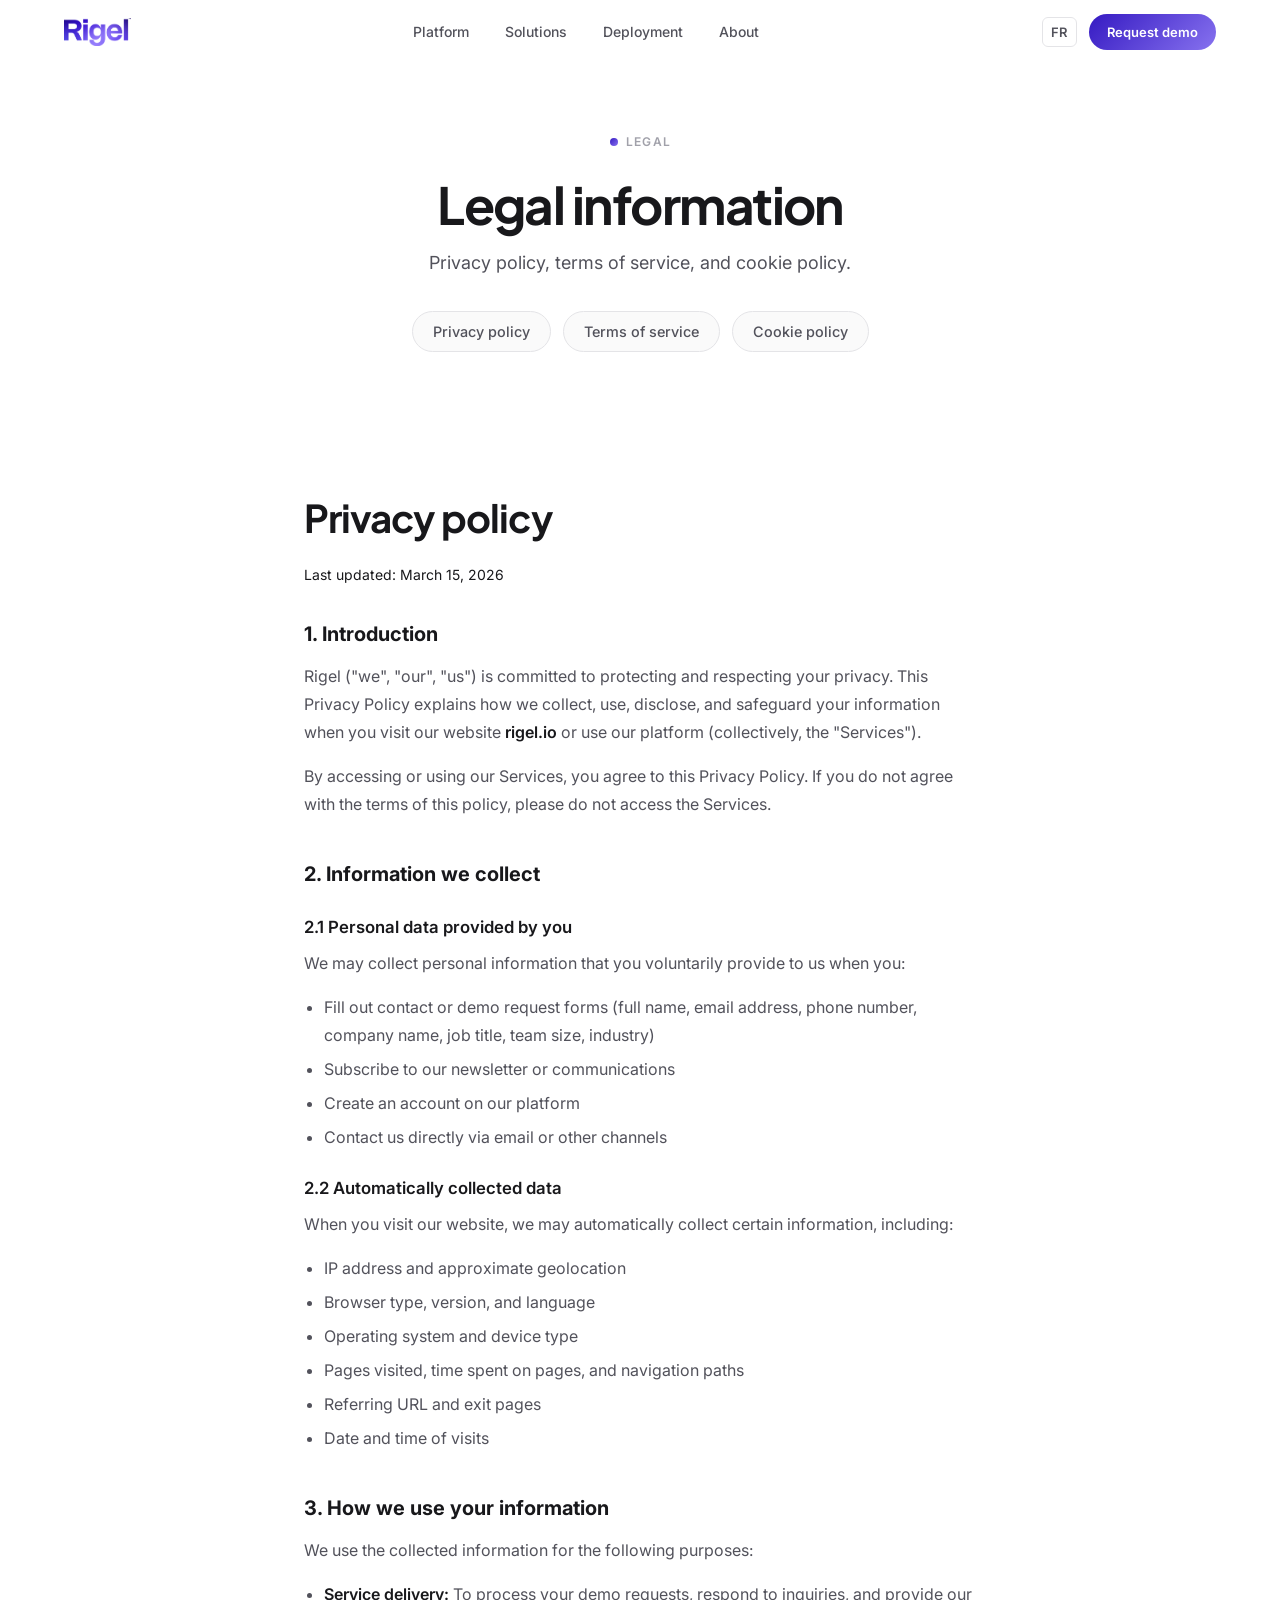
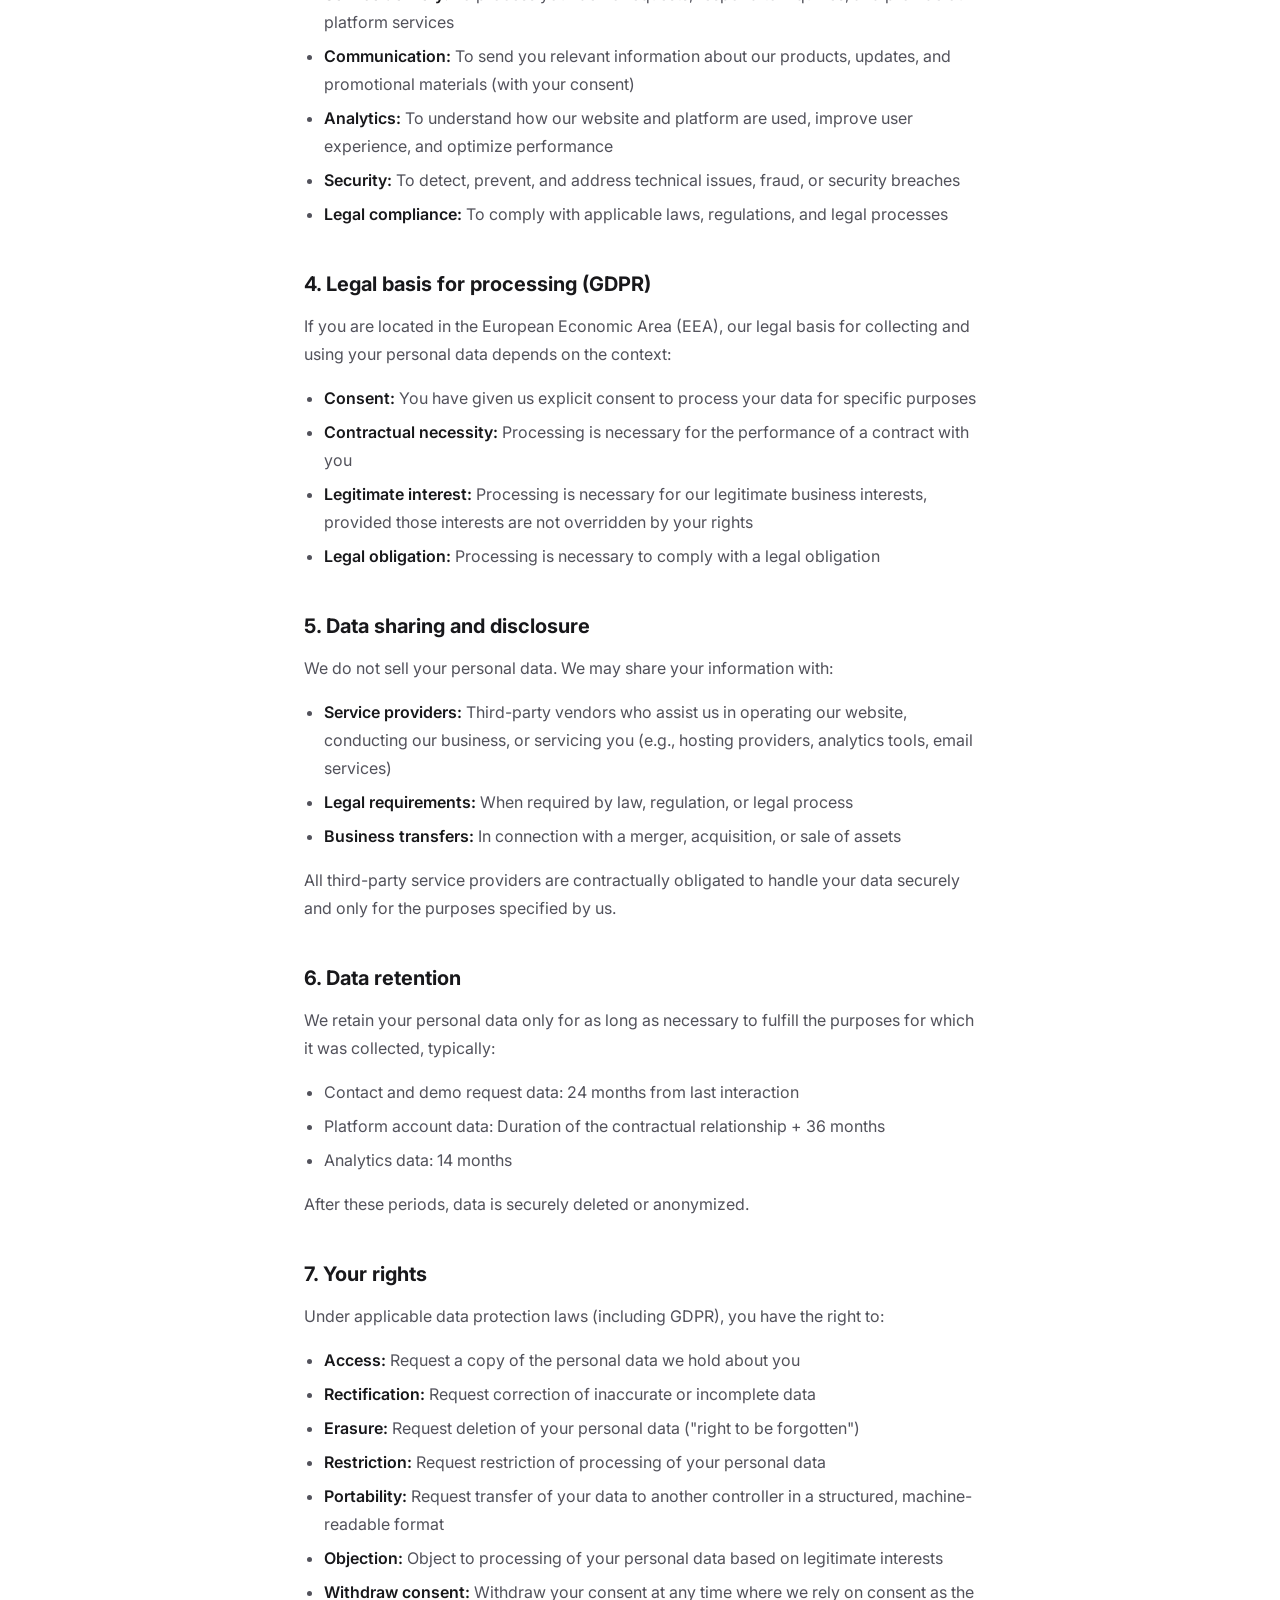
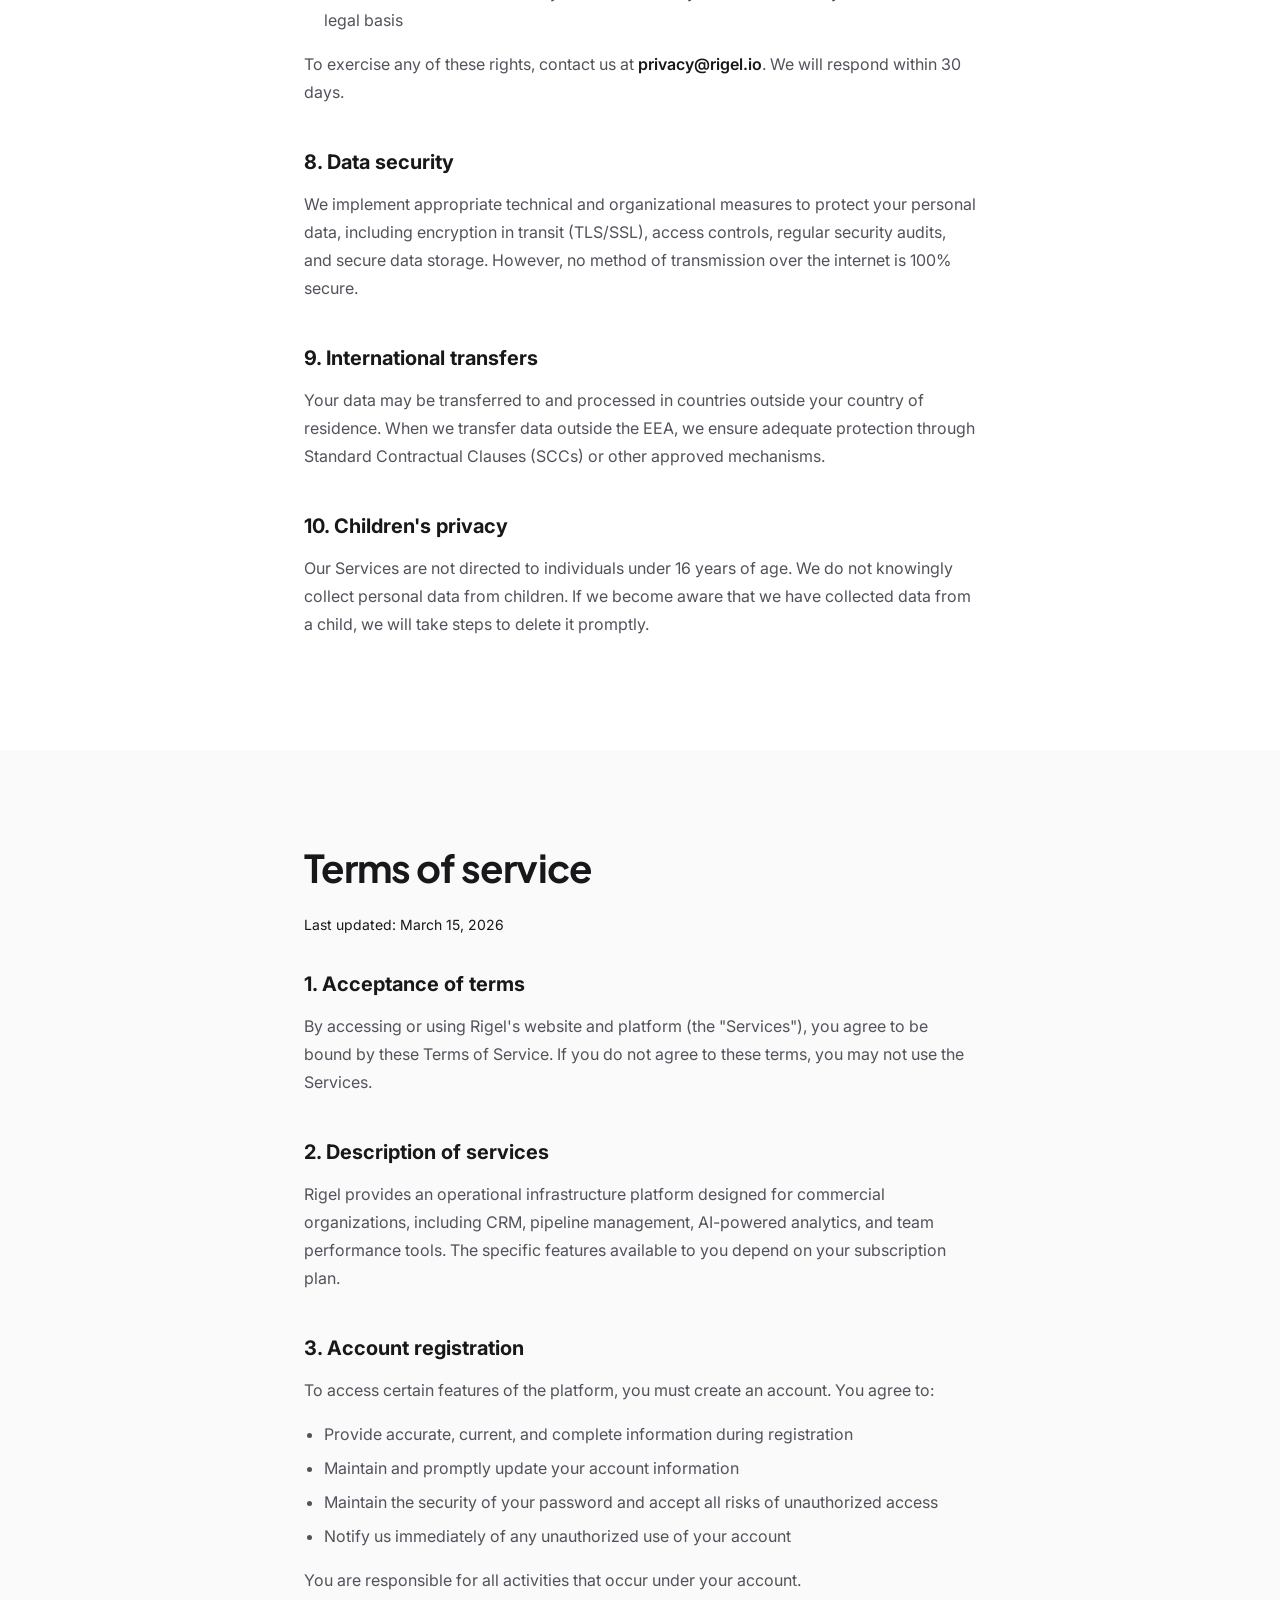
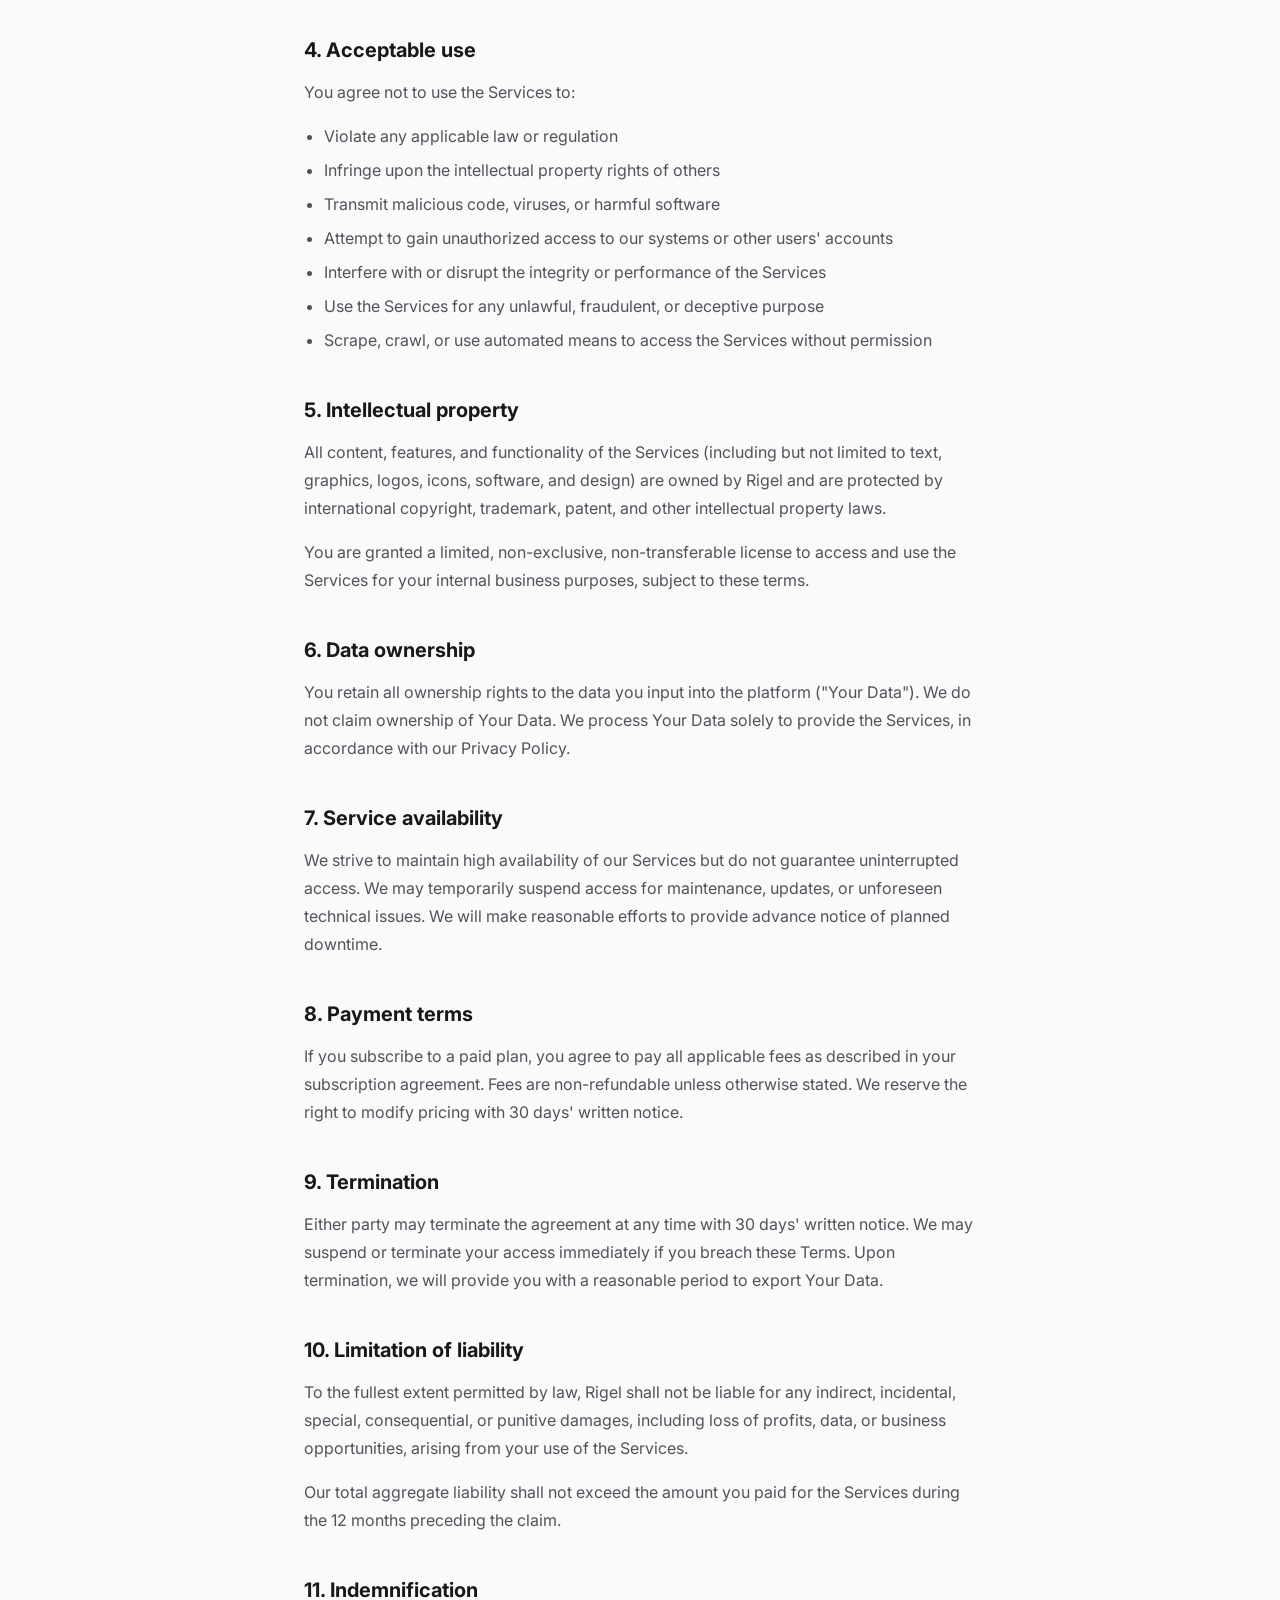
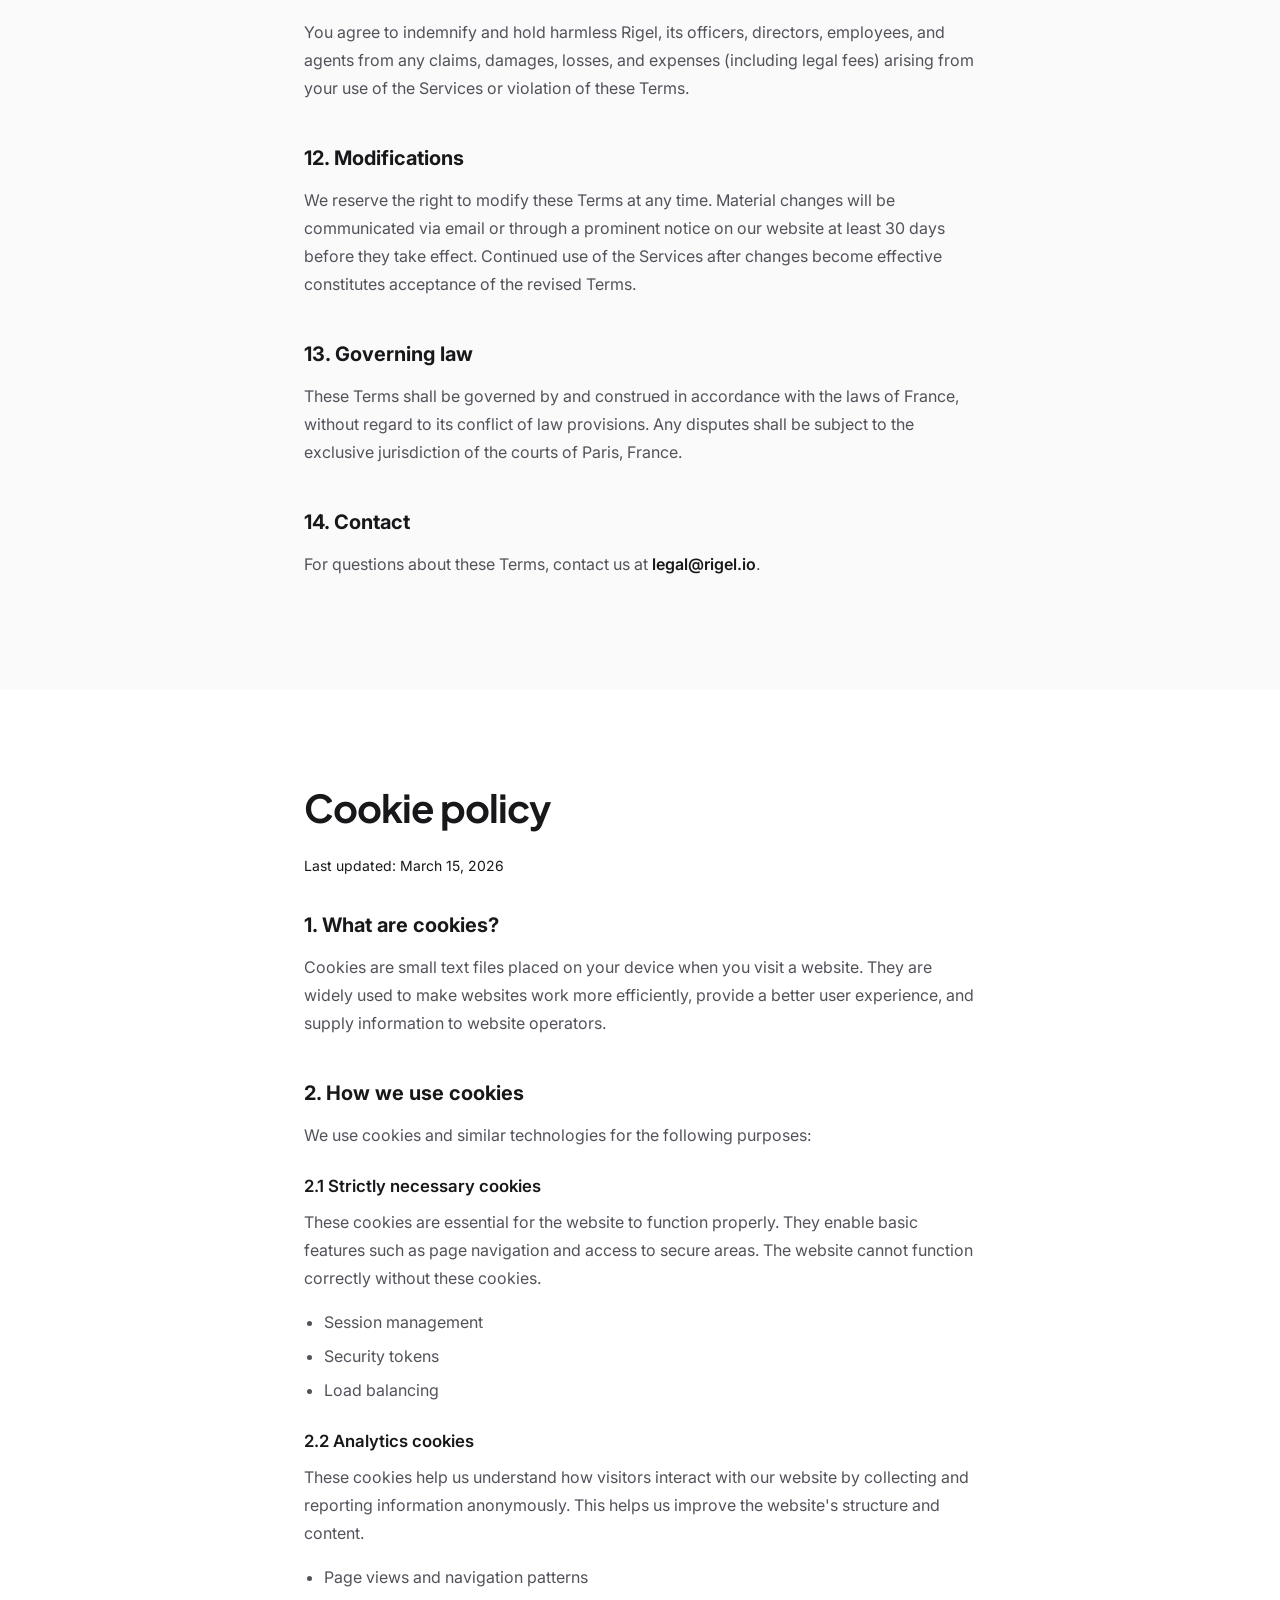
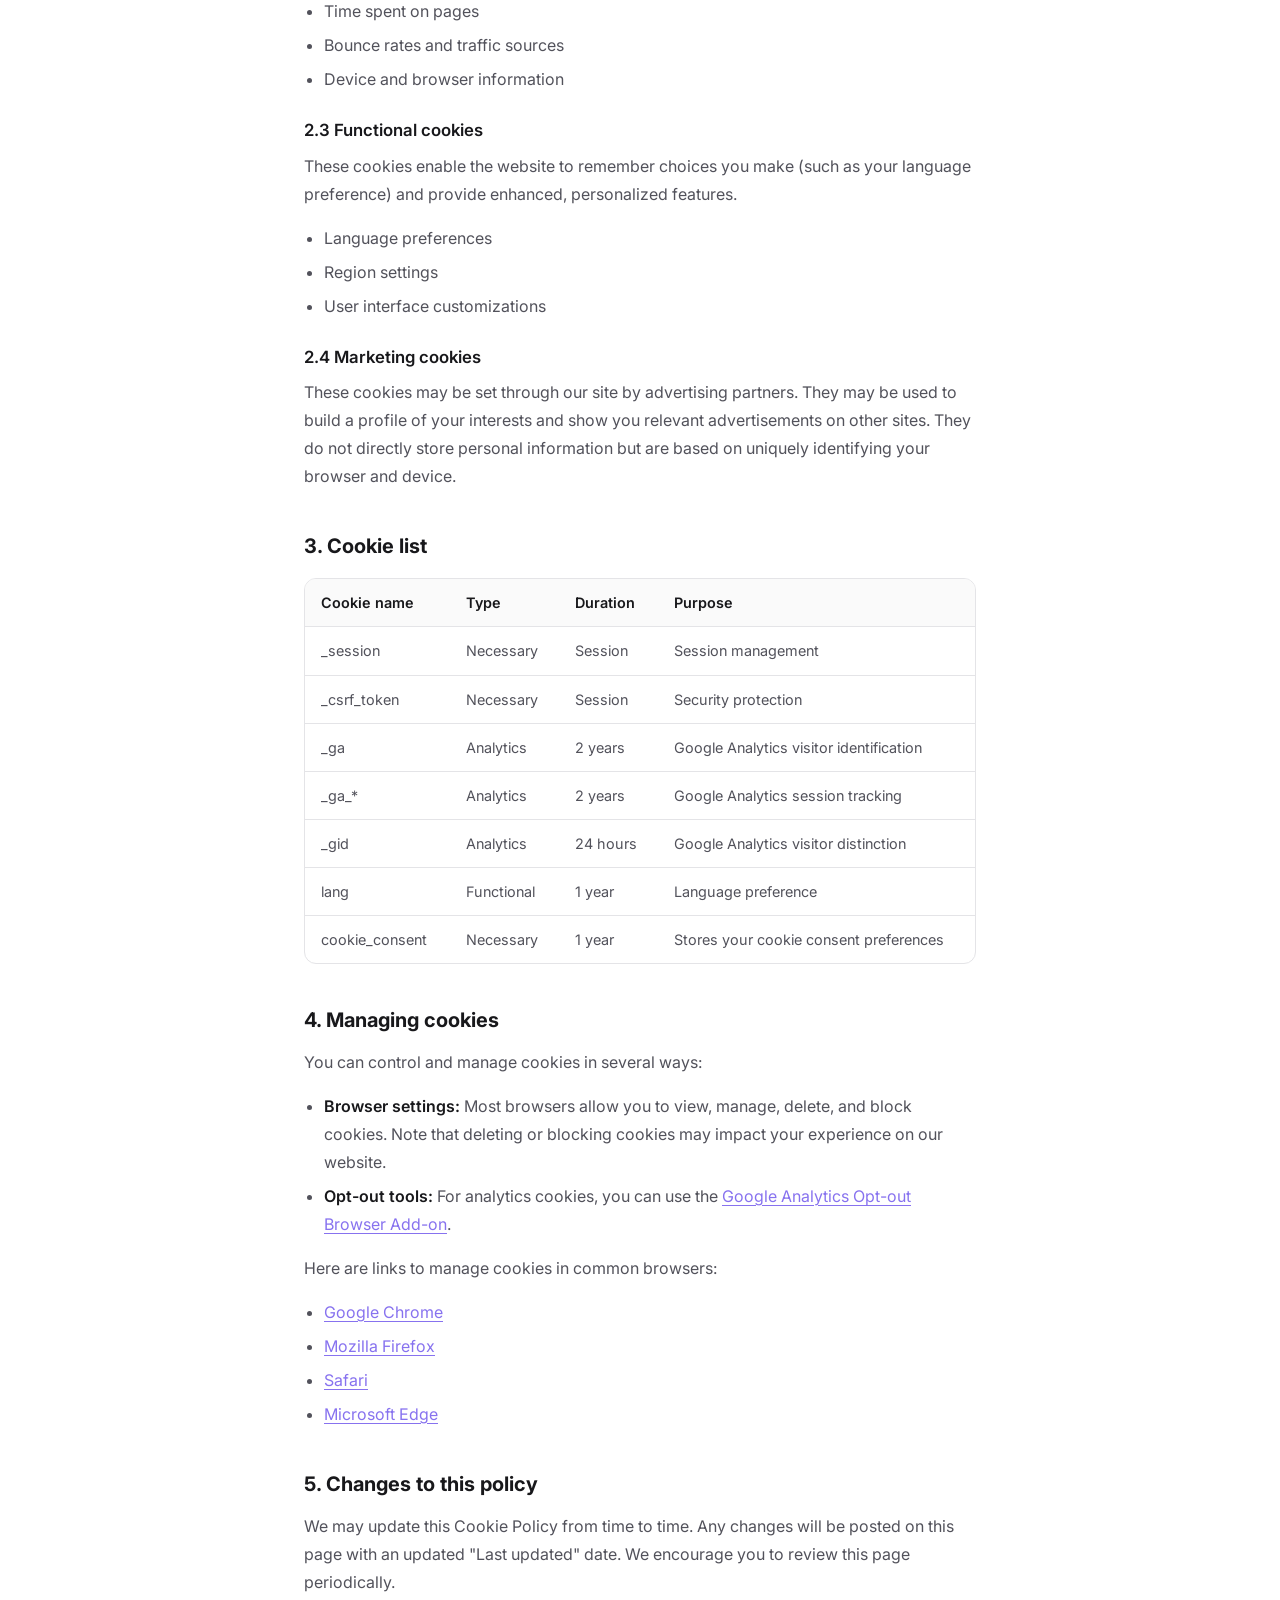
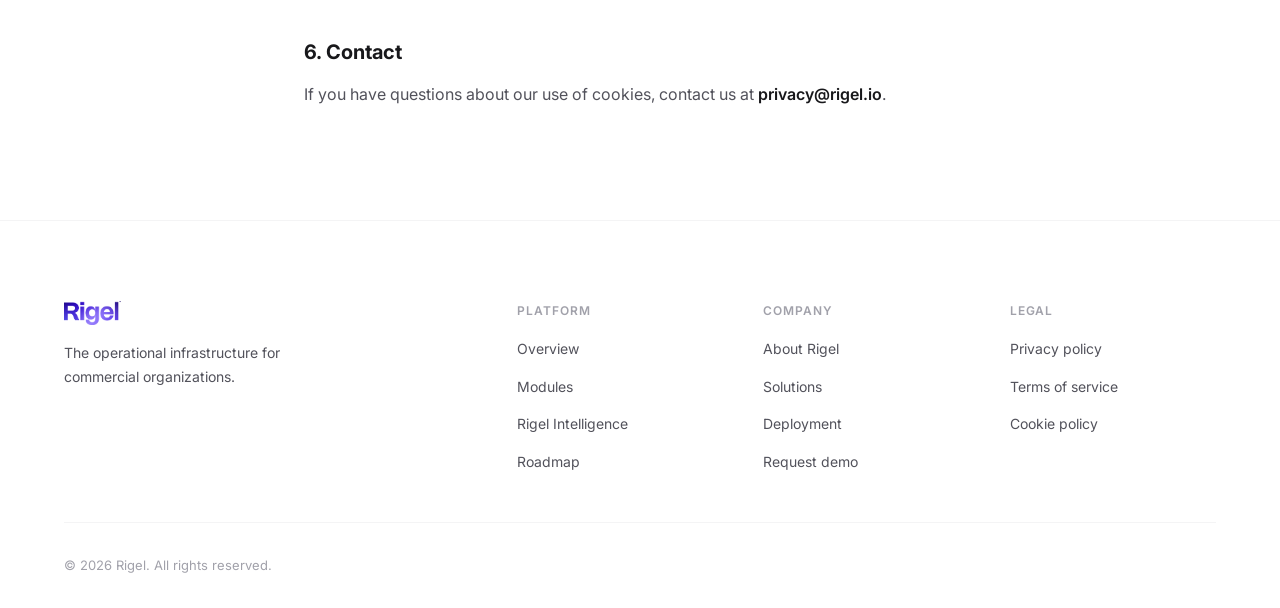
<file: legal.html>
<!DOCTYPE html>
<html lang="en">
<head>
  <meta charset="UTF-8">
  <meta name="viewport" content="width=device-width, initial-scale=1.0">
  <meta name="description" content="Privacy policy, terms of service, and cookie policy for Rigel.">
  <meta name="theme-color" content="#0A0A0A">
  <title>Legal | Rigel</title>
  <meta property="og:title" content="Legal | Rigel">
  <meta property="og:description" content="Privacy policy, terms of service, and cookie policy for Rigel.">
  <meta property="og:type" content="website">
  <meta property="og:url" content="https://rigel.io/legal.html">
  <meta name="twitter:card" content="summary_large_image">
  <link rel="canonical" href="https://rigel.io/legal">
  <link rel="alternate" hreflang="en" href="https://rigel.io/legal">
  <link rel="alternate" hreflang="fr" href="https://rigel.io/fr/legal">
  <link rel="icon" href="assets/images/favicon.svg" type="image/svg+xml">
  <link rel="preconnect" href="https://fonts.googleapis.com">
  <link rel="preconnect" href="https://fonts.gstatic.com" crossorigin>
  <link href="https://fonts.googleapis.com/css2?family=Inter:wght@400;500;600&family=Plus+Jakarta+Sans:wght@600;700;800&display=swap" rel="stylesheet">
  <link rel="stylesheet" href="css/styles.css">
</head>
<body>
  <a href="#main" class="skip-link">Skip to content</a>
  <div class="scroll-progress" aria-hidden="true"></div>

  <nav class="nav">
    <div class="nav__inner">
      <a href="./" class="nav__logo">
        <img src="assets/images/logo-rigel.png" alt="Rigel" class="nav__logo-img">
      </a>
      <div class="nav__links">
        <a href="platform" class="nav__link">Platform</a>
        <a href="solutions" class="nav__link">Solutions</a>
        <a href="deployment" class="nav__link">Deployment</a>
        <a href="about" class="nav__link">About</a>
      </div>
      <div class="nav__actions">
        <a href="fr/legal" class="nav__lang" aria-label="Français">FR</a>
        <a href="demo" class="btn btn--primary btn--sm">Request demo</a>
        <button class="nav__burger" aria-label="Menu"><span></span><span></span><span></span></button>
      </div>
    </div>
    <div class="nav__mobile">
      <a href="./" class="nav__mobile-link">Home</a>
      <a href="platform" class="nav__mobile-link">Platform</a>
      <a href="solutions" class="nav__mobile-link">Solutions</a>
      <a href="deployment" class="nav__mobile-link">Deployment</a>
      <a href="about" class="nav__mobile-link">About</a>
      <div class="nav__mobile-actions">
        <a href="fr/legal" class="btn btn--outline btn--full">Français</a>
        <a href="demo" class="btn btn--primary btn--full">Request demo</a>
      </div>
    </div>
  </nav>

  <main id="main">

  <!-- Page Header -->
  <section class="page-header">
    <div class="container">
      <div class="tag" style="justify-content:center;">Legal</div>
      <h1 class="page-header__title t-h1">Legal information</h1>
      <p class="page-header__text">Privacy policy, terms of service, and cookie policy.</p>
      <nav class="legal-nav" aria-label="Page sections">
        <a href="#privacy" class="legal-nav__link">Privacy policy</a>
        <a href="#terms" class="legal-nav__link">Terms of service</a>
        <a href="#cookies" class="legal-nav__link">Cookie policy</a>
      </nav>
    </div>
  </section>

  <!-- Privacy Policy -->
  <section id="privacy" class="section legal-section">
    <div class="container container--narrow">
      <h2 class="t-h2 mb-6">Privacy policy</h2>
      <p class="legal-updated">Last updated: March 15, 2026</p>

      <div class="legal-content">
        <h3>1. Introduction</h3>
        <p>Rigel ("we", "our", "us") is committed to protecting and respecting your privacy. This Privacy Policy explains how we collect, use, disclose, and safeguard your information when you visit our website <strong>rigel.io</strong> or use our platform (collectively, the "Services").</p>
        <p>By accessing or using our Services, you agree to this Privacy Policy. If you do not agree with the terms of this policy, please do not access the Services.</p>

        <h3>2. Information we collect</h3>
        <h4>2.1 Personal data provided by you</h4>
        <p>We may collect personal information that you voluntarily provide to us when you:</p>
        <ul>
          <li>Fill out contact or demo request forms (full name, email address, phone number, company name, job title, team size, industry)</li>
          <li>Subscribe to our newsletter or communications</li>
          <li>Create an account on our platform</li>
          <li>Contact us directly via email or other channels</li>
        </ul>

        <h4>2.2 Automatically collected data</h4>
        <p>When you visit our website, we may automatically collect certain information, including:</p>
        <ul>
          <li>IP address and approximate geolocation</li>
          <li>Browser type, version, and language</li>
          <li>Operating system and device type</li>
          <li>Pages visited, time spent on pages, and navigation paths</li>
          <li>Referring URL and exit pages</li>
          <li>Date and time of visits</li>
        </ul>

        <h3>3. How we use your information</h3>
        <p>We use the collected information for the following purposes:</p>
        <ul>
          <li><strong>Service delivery:</strong> To process your demo requests, respond to inquiries, and provide our platform services</li>
          <li><strong>Communication:</strong> To send you relevant information about our products, updates, and promotional materials (with your consent)</li>
          <li><strong>Analytics:</strong> To understand how our website and platform are used, improve user experience, and optimize performance</li>
          <li><strong>Security:</strong> To detect, prevent, and address technical issues, fraud, or security breaches</li>
          <li><strong>Legal compliance:</strong> To comply with applicable laws, regulations, and legal processes</li>
        </ul>

        <h3>4. Legal basis for processing (GDPR)</h3>
        <p>If you are located in the European Economic Area (EEA), our legal basis for collecting and using your personal data depends on the context:</p>
        <ul>
          <li><strong>Consent:</strong> You have given us explicit consent to process your data for specific purposes</li>
          <li><strong>Contractual necessity:</strong> Processing is necessary for the performance of a contract with you</li>
          <li><strong>Legitimate interest:</strong> Processing is necessary for our legitimate business interests, provided those interests are not overridden by your rights</li>
          <li><strong>Legal obligation:</strong> Processing is necessary to comply with a legal obligation</li>
        </ul>

        <h3>5. Data sharing and disclosure</h3>
        <p>We do not sell your personal data. We may share your information with:</p>
        <ul>
          <li><strong>Service providers:</strong> Third-party vendors who assist us in operating our website, conducting our business, or servicing you (e.g., hosting providers, analytics tools, email services)</li>
          <li><strong>Legal requirements:</strong> When required by law, regulation, or legal process</li>
          <li><strong>Business transfers:</strong> In connection with a merger, acquisition, or sale of assets</li>
        </ul>
        <p>All third-party service providers are contractually obligated to handle your data securely and only for the purposes specified by us.</p>

        <h3>6. Data retention</h3>
        <p>We retain your personal data only for as long as necessary to fulfill the purposes for which it was collected, typically:</p>
        <ul>
          <li>Contact and demo request data: 24 months from last interaction</li>
          <li>Platform account data: Duration of the contractual relationship + 36 months</li>
          <li>Analytics data: 14 months</li>
        </ul>
        <p>After these periods, data is securely deleted or anonymized.</p>

        <h3>7. Your rights</h3>
        <p>Under applicable data protection laws (including GDPR), you have the right to:</p>
        <ul>
          <li><strong>Access:</strong> Request a copy of the personal data we hold about you</li>
          <li><strong>Rectification:</strong> Request correction of inaccurate or incomplete data</li>
          <li><strong>Erasure:</strong> Request deletion of your personal data ("right to be forgotten")</li>
          <li><strong>Restriction:</strong> Request restriction of processing of your personal data</li>
          <li><strong>Portability:</strong> Request transfer of your data to another controller in a structured, machine-readable format</li>
          <li><strong>Objection:</strong> Object to processing of your personal data based on legitimate interests</li>
          <li><strong>Withdraw consent:</strong> Withdraw your consent at any time where we rely on consent as the legal basis</li>
        </ul>
        <p>To exercise any of these rights, contact us at <strong>privacy@rigel.io</strong>. We will respond within 30 days.</p>

        <h3>8. Data security</h3>
        <p>We implement appropriate technical and organizational measures to protect your personal data, including encryption in transit (TLS/SSL), access controls, regular security audits, and secure data storage. However, no method of transmission over the internet is 100% secure.</p>

        <h3>9. International transfers</h3>
        <p>Your data may be transferred to and processed in countries outside your country of residence. When we transfer data outside the EEA, we ensure adequate protection through Standard Contractual Clauses (SCCs) or other approved mechanisms.</p>

        <h3>10. Children's privacy</h3>
        <p>Our Services are not directed to individuals under 16 years of age. We do not knowingly collect personal data from children. If we become aware that we have collected data from a child, we will take steps to delete it promptly.</p>
      </div>
    </div>
  </section>

  <!-- Terms of Service -->
  <section id="terms" class="section section--soft legal-section">
    <div class="container container--narrow">
      <h2 class="t-h2 mb-6">Terms of service</h2>
      <p class="legal-updated">Last updated: March 15, 2026</p>

      <div class="legal-content">
        <h3>1. Acceptance of terms</h3>
        <p>By accessing or using Rigel's website and platform (the "Services"), you agree to be bound by these Terms of Service. If you do not agree to these terms, you may not use the Services.</p>

        <h3>2. Description of services</h3>
        <p>Rigel provides an operational infrastructure platform designed for commercial organizations, including CRM, pipeline management, AI-powered analytics, and team performance tools. The specific features available to you depend on your subscription plan.</p>

        <h3>3. Account registration</h3>
        <p>To access certain features of the platform, you must create an account. You agree to:</p>
        <ul>
          <li>Provide accurate, current, and complete information during registration</li>
          <li>Maintain and promptly update your account information</li>
          <li>Maintain the security of your password and accept all risks of unauthorized access</li>
          <li>Notify us immediately of any unauthorized use of your account</li>
        </ul>
        <p>You are responsible for all activities that occur under your account.</p>

        <h3>4. Acceptable use</h3>
        <p>You agree not to use the Services to:</p>
        <ul>
          <li>Violate any applicable law or regulation</li>
          <li>Infringe upon the intellectual property rights of others</li>
          <li>Transmit malicious code, viruses, or harmful software</li>
          <li>Attempt to gain unauthorized access to our systems or other users' accounts</li>
          <li>Interfere with or disrupt the integrity or performance of the Services</li>
          <li>Use the Services for any unlawful, fraudulent, or deceptive purpose</li>
          <li>Scrape, crawl, or use automated means to access the Services without permission</li>
        </ul>

        <h3>5. Intellectual property</h3>
        <p>All content, features, and functionality of the Services (including but not limited to text, graphics, logos, icons, software, and design) are owned by Rigel and are protected by international copyright, trademark, patent, and other intellectual property laws.</p>
        <p>You are granted a limited, non-exclusive, non-transferable license to access and use the Services for your internal business purposes, subject to these terms.</p>

        <h3>6. Data ownership</h3>
        <p>You retain all ownership rights to the data you input into the platform ("Your Data"). We do not claim ownership of Your Data. We process Your Data solely to provide the Services, in accordance with our Privacy Policy.</p>

        <h3>7. Service availability</h3>
        <p>We strive to maintain high availability of our Services but do not guarantee uninterrupted access. We may temporarily suspend access for maintenance, updates, or unforeseen technical issues. We will make reasonable efforts to provide advance notice of planned downtime.</p>

        <h3>8. Payment terms</h3>
        <p>If you subscribe to a paid plan, you agree to pay all applicable fees as described in your subscription agreement. Fees are non-refundable unless otherwise stated. We reserve the right to modify pricing with 30 days' written notice.</p>

        <h3>9. Termination</h3>
        <p>Either party may terminate the agreement at any time with 30 days' written notice. We may suspend or terminate your access immediately if you breach these Terms. Upon termination, we will provide you with a reasonable period to export Your Data.</p>

        <h3>10. Limitation of liability</h3>
        <p>To the fullest extent permitted by law, Rigel shall not be liable for any indirect, incidental, special, consequential, or punitive damages, including loss of profits, data, or business opportunities, arising from your use of the Services.</p>
        <p>Our total aggregate liability shall not exceed the amount you paid for the Services during the 12 months preceding the claim.</p>

        <h3>11. Indemnification</h3>
        <p>You agree to indemnify and hold harmless Rigel, its officers, directors, employees, and agents from any claims, damages, losses, and expenses (including legal fees) arising from your use of the Services or violation of these Terms.</p>

        <h3>12. Modifications</h3>
        <p>We reserve the right to modify these Terms at any time. Material changes will be communicated via email or through a prominent notice on our website at least 30 days before they take effect. Continued use of the Services after changes become effective constitutes acceptance of the revised Terms.</p>

        <h3>13. Governing law</h3>
        <p>These Terms shall be governed by and construed in accordance with the laws of France, without regard to its conflict of law provisions. Any disputes shall be subject to the exclusive jurisdiction of the courts of Paris, France.</p>

        <h3>14. Contact</h3>
        <p>For questions about these Terms, contact us at <strong>legal@rigel.io</strong>.</p>
      </div>
    </div>
  </section>

  <!-- Cookie Policy -->
  <section id="cookies" class="section legal-section">
    <div class="container container--narrow">
      <h2 class="t-h2 mb-6">Cookie policy</h2>
      <p class="legal-updated">Last updated: March 15, 2026</p>

      <div class="legal-content">
        <h3>1. What are cookies?</h3>
        <p>Cookies are small text files placed on your device when you visit a website. They are widely used to make websites work more efficiently, provide a better user experience, and supply information to website operators.</p>

        <h3>2. How we use cookies</h3>
        <p>We use cookies and similar technologies for the following purposes:</p>

        <h4>2.1 Strictly necessary cookies</h4>
        <p>These cookies are essential for the website to function properly. They enable basic features such as page navigation and access to secure areas. The website cannot function correctly without these cookies.</p>
        <ul>
          <li>Session management</li>
          <li>Security tokens</li>
          <li>Load balancing</li>
        </ul>

        <h4>2.2 Analytics cookies</h4>
        <p>These cookies help us understand how visitors interact with our website by collecting and reporting information anonymously. This helps us improve the website's structure and content.</p>
        <ul>
          <li>Page views and navigation patterns</li>
          <li>Time spent on pages</li>
          <li>Bounce rates and traffic sources</li>
          <li>Device and browser information</li>
        </ul>

        <h4>2.3 Functional cookies</h4>
        <p>These cookies enable the website to remember choices you make (such as your language preference) and provide enhanced, personalized features.</p>
        <ul>
          <li>Language preferences</li>
          <li>Region settings</li>
          <li>User interface customizations</li>
        </ul>

        <h4>2.4 Marketing cookies</h4>
        <p>These cookies may be set through our site by advertising partners. They may be used to build a profile of your interests and show you relevant advertisements on other sites. They do not directly store personal information but are based on uniquely identifying your browser and device.</p>

        <h3>3. Cookie list</h3>
        <div class="legal-table-wrap">
          <table class="legal-table">
            <thead>
              <tr>
                <th>Cookie name</th>
                <th>Type</th>
                <th>Duration</th>
                <th>Purpose</th>
              </tr>
            </thead>
            <tbody>
              <tr>
                <td>_session</td>
                <td>Necessary</td>
                <td>Session</td>
                <td>Session management</td>
              </tr>
              <tr>
                <td>_csrf_token</td>
                <td>Necessary</td>
                <td>Session</td>
                <td>Security protection</td>
              </tr>
              <tr>
                <td>_ga</td>
                <td>Analytics</td>
                <td>2 years</td>
                <td>Google Analytics visitor identification</td>
              </tr>
              <tr>
                <td>_ga_*</td>
                <td>Analytics</td>
                <td>2 years</td>
                <td>Google Analytics session tracking</td>
              </tr>
              <tr>
                <td>_gid</td>
                <td>Analytics</td>
                <td>24 hours</td>
                <td>Google Analytics visitor distinction</td>
              </tr>
              <tr>
                <td>lang</td>
                <td>Functional</td>
                <td>1 year</td>
                <td>Language preference</td>
              </tr>
              <tr>
                <td>cookie_consent</td>
                <td>Necessary</td>
                <td>1 year</td>
                <td>Stores your cookie consent preferences</td>
              </tr>
            </tbody>
          </table>
        </div>

        <h3>4. Managing cookies</h3>
        <p>You can control and manage cookies in several ways:</p>
        <ul>
          <li><strong>Browser settings:</strong> Most browsers allow you to view, manage, delete, and block cookies. Note that deleting or blocking cookies may impact your experience on our website.</li>
          <li><strong>Opt-out tools:</strong> For analytics cookies, you can use the <a href="https://tools.google.com/dlpage/gaoptout" target="_blank" rel="noopener">Google Analytics Opt-out Browser Add-on</a>.</li>
        </ul>
        <p>Here are links to manage cookies in common browsers:</p>
        <ul>
          <li><a href="https://support.google.com/chrome/answer/95647" target="_blank" rel="noopener">Google Chrome</a></li>
          <li><a href="https://support.mozilla.org/en-US/kb/clear-cookies-and-site-data-firefox" target="_blank" rel="noopener">Mozilla Firefox</a></li>
          <li><a href="https://support.apple.com/en-us/HT201265" target="_blank" rel="noopener">Safari</a></li>
          <li><a href="https://support.microsoft.com/en-us/microsoft-edge/delete-cookies-in-microsoft-edge-63947406-40ac-c3b8-57b9-2a946a29ae09" target="_blank" rel="noopener">Microsoft Edge</a></li>
        </ul>

        <h3>5. Changes to this policy</h3>
        <p>We may update this Cookie Policy from time to time. Any changes will be posted on this page with an updated "Last updated" date. We encourage you to review this page periodically.</p>

        <h3>6. Contact</h3>
        <p>If you have questions about our use of cookies, contact us at <strong>privacy@rigel.io</strong>.</p>
      </div>
    </div>
  </section>

  </main>

  <footer class="footer">
    <div class="container">
      <div class="footer__grid">
        <div class="footer__brand">
          <a href="./" class="footer__logo"><img src="assets/images/logo-rigel.png" alt="Rigel" class="footer__logo-img"></a>
          <p class="footer__desc">The operational infrastructure for commercial organizations.</p>
        </div>
        <div>
          <h4 class="footer__col-title">Platform</h4>
          <ul class="footer__links">
            <li><a href="platform" class="footer__link">Overview</a></li>
            <li><a href="platform.html#modules" class="footer__link">Modules</a></li>
            <li><a href="platform.html#rigel-intelligence" class="footer__link">Rigel Intelligence</a></li>
            <li><a href="platform.html#roadmap" class="footer__link">Roadmap</a></li>
          </ul>
        </div>
        <div>
          <h4 class="footer__col-title">Company</h4>
          <ul class="footer__links">
            <li><a href="about" class="footer__link">About Rigel</a></li>
            <li><a href="solutions" class="footer__link">Solutions</a></li>
            <li><a href="deployment" class="footer__link">Deployment</a></li>
            <li><a href="demo" class="footer__link">Request demo</a></li>
          </ul>
        </div>
        <div>
          <h4 class="footer__col-title">Legal</h4>
          <ul class="footer__links">
            <li><a href="legal.html#privacy" class="footer__link">Privacy policy</a></li>
            <li><a href="legal.html#terms" class="footer__link">Terms of service</a></li>
            <li><a href="legal.html#cookies" class="footer__link">Cookie policy</a></li>
          </ul>
        </div>
      </div>
      <div class="footer__bottom">
        <p class="footer__copy">&copy; 2026 Rigel. All rights reserved.</p>
      </div>
    </div>
  </footer>

  <a href="https://wa.me/971000000000" target="_blank" rel="noopener" class="whatsapp-btn" aria-label="WhatsApp">
    <svg viewBox="0 0 24 24" fill="currentColor" width="22" height="22"><path d="M17.472 14.382c-.297-.149-1.758-.867-2.03-.967-.273-.099-.471-.148-.67.15-.197.297-.767.966-.94 1.164-.173.199-.347.223-.644.075-.297-.15-1.255-.463-2.39-1.475-.883-.788-1.48-1.761-1.653-2.059-.173-.297-.018-.458.13-.606.134-.133.298-.347.446-.52.149-.174.198-.298.298-.497.099-.198.05-.371-.025-.52-.075-.149-.669-1.612-.916-2.207-.242-.579-.487-.5-.669-.51-.173-.008-.371-.01-.57-.01-.198 0-.52.074-.792.372-.272.297-1.04 1.016-1.04 2.479 0 1.462 1.065 2.875 1.213 3.074.149.198 2.096 3.2 5.077 4.487.709.306 1.262.489 1.694.625.712.227 1.36.195 1.871.118.571-.085 1.758-.719 2.006-1.413.248-.694.248-1.289.173-1.413-.074-.124-.272-.198-.57-.347m-5.421 7.403h-.004a9.87 9.87 0 01-5.031-1.378l-.361-.214-3.741.982.998-3.648-.235-.374a9.86 9.86 0 01-1.51-5.26c.001-5.45 4.436-9.884 9.888-9.884 2.64 0 5.122 1.03 6.988 2.898a9.825 9.825 0 012.893 6.994c-.003 5.45-4.437 9.884-9.885 9.884m8.413-18.297A11.815 11.815 0 0012.05 0C5.495 0 .16 5.335.157 11.892c0 2.096.547 4.142 1.588 5.945L.057 24l6.305-1.654a11.882 11.882 0 005.683 1.448h.005c6.554 0 11.89-5.335 11.893-11.893a11.821 11.821 0 00-3.48-8.413z"/></svg>
    <span class="whatsapp-btn__text">Contact us</span>
  </a>
  <button class="back-to-top" aria-label="Back to top">
    <svg width="20" height="20" fill="none" stroke="currentColor" stroke-width="2" viewBox="0 0 24 24"><path d="M18 15l-6-6-6 6"/></svg>
  </button>
  <script src="js/main.js" defer></script>
</body>
</html>
</file>
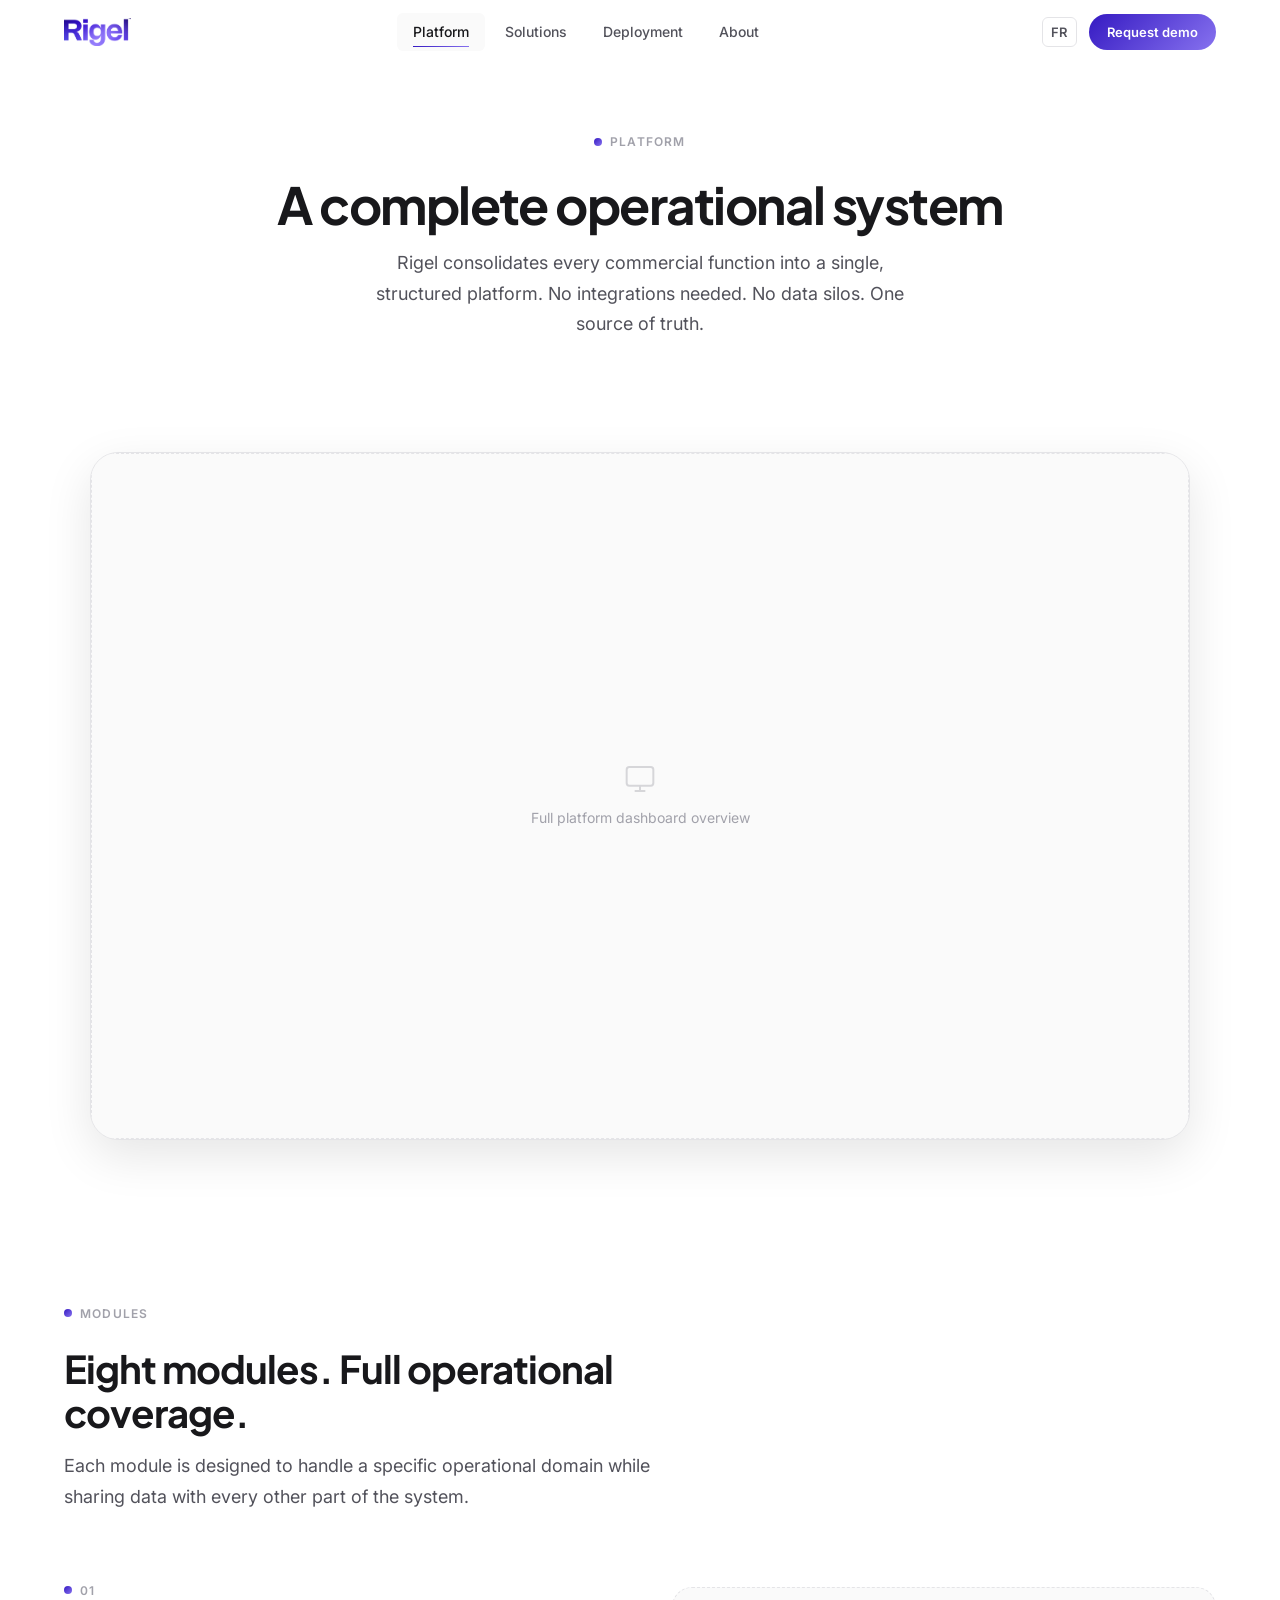
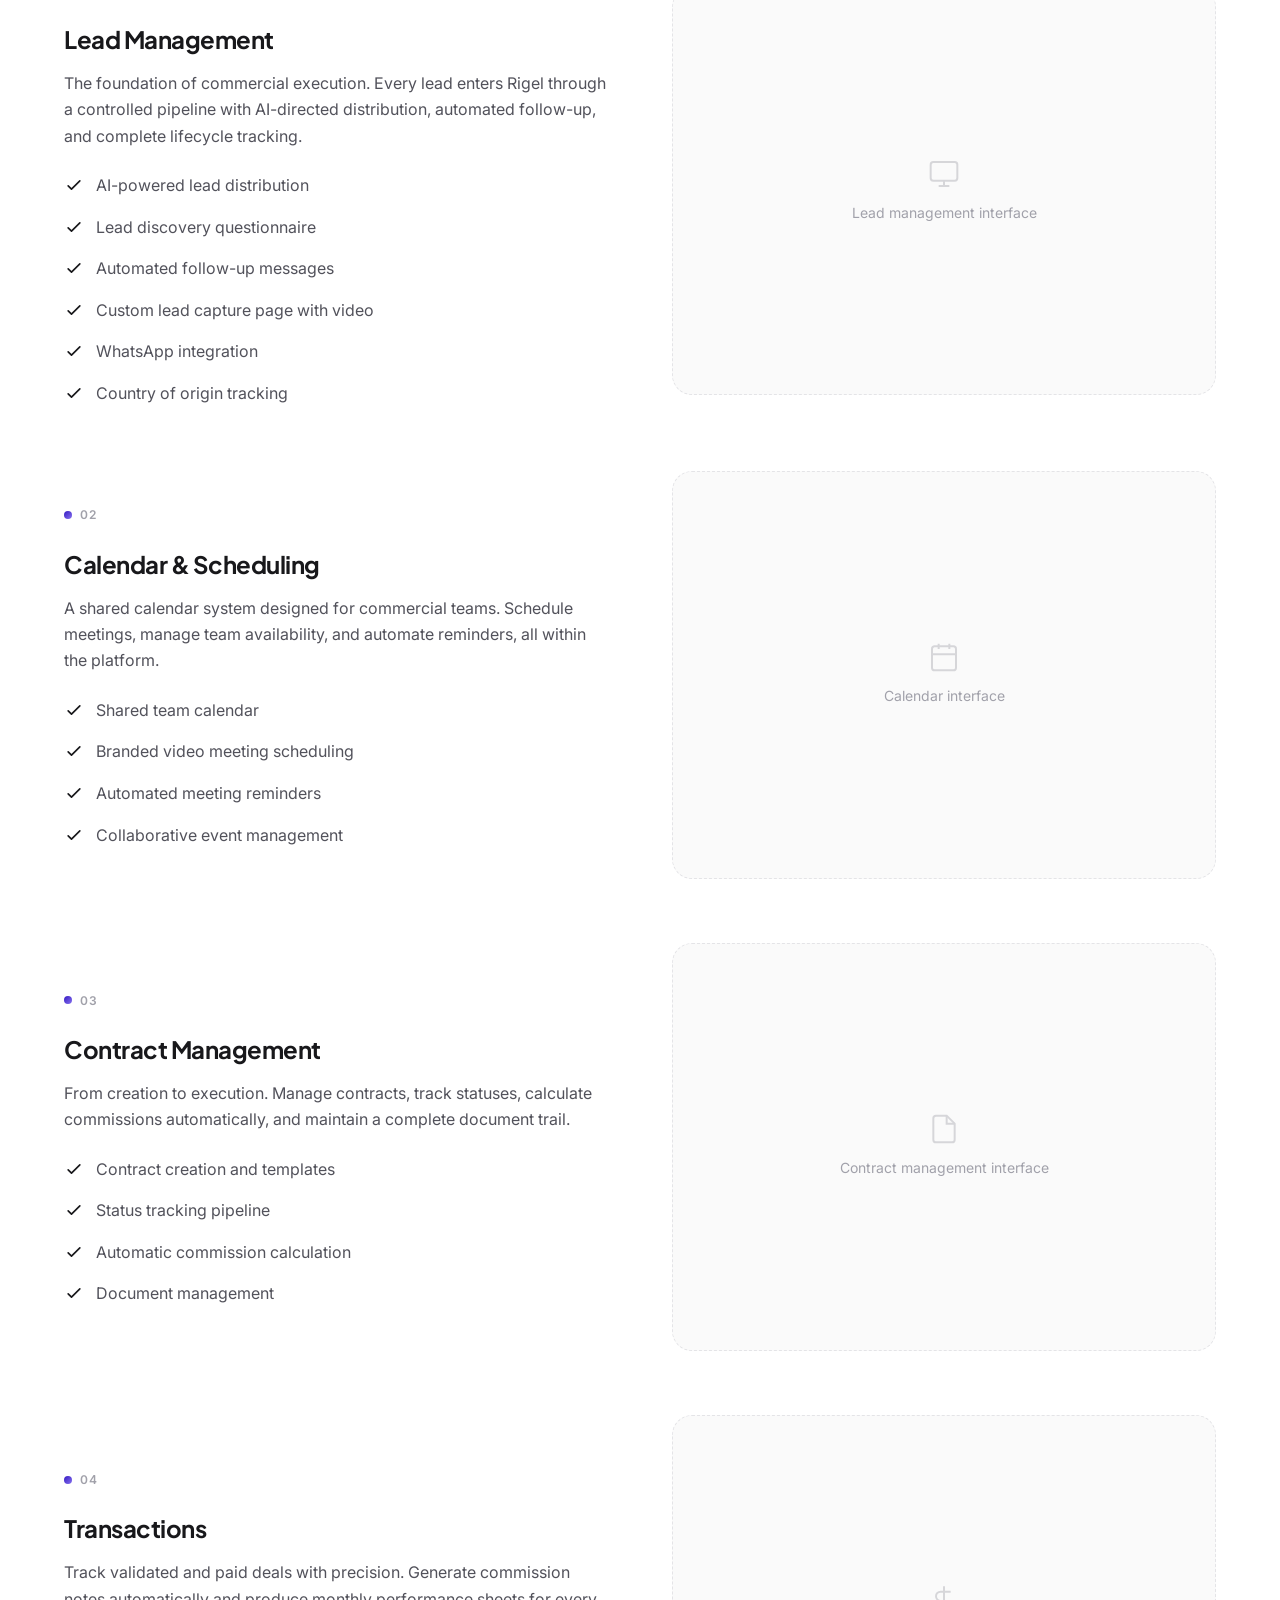
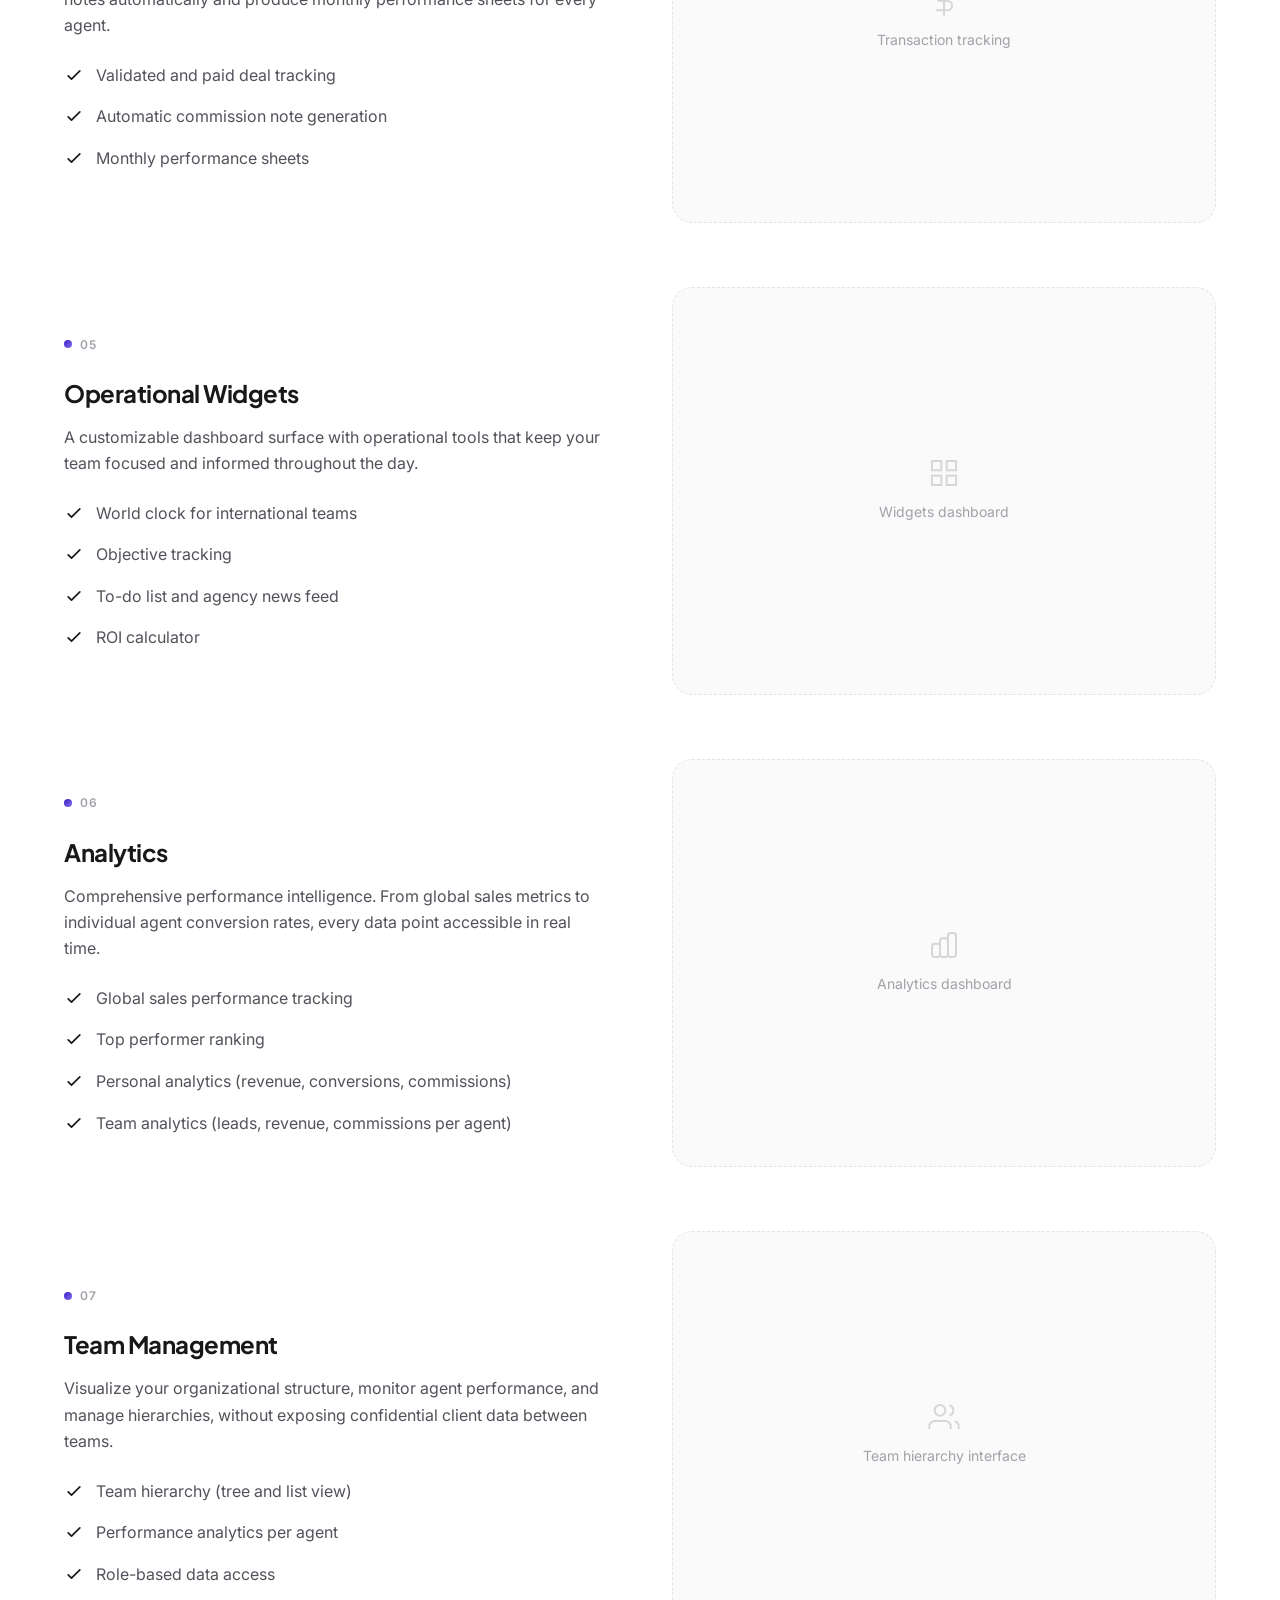
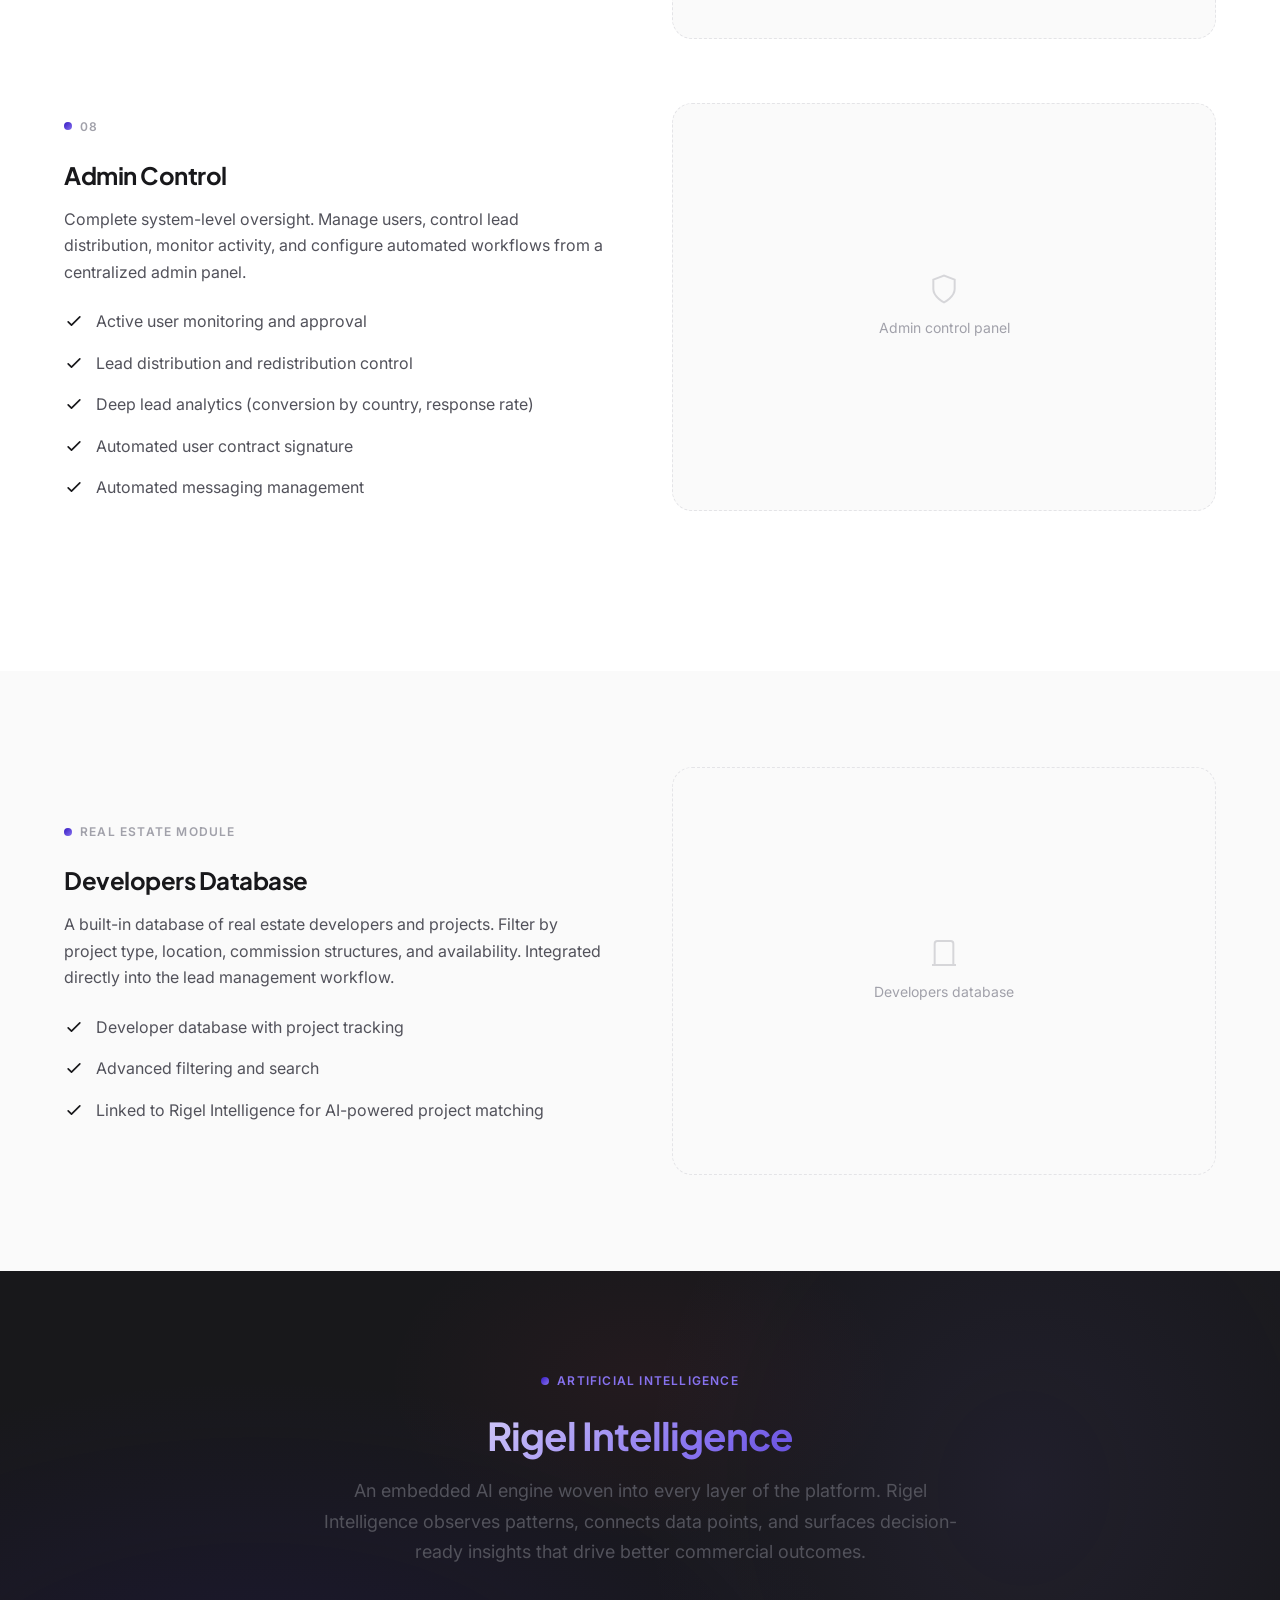
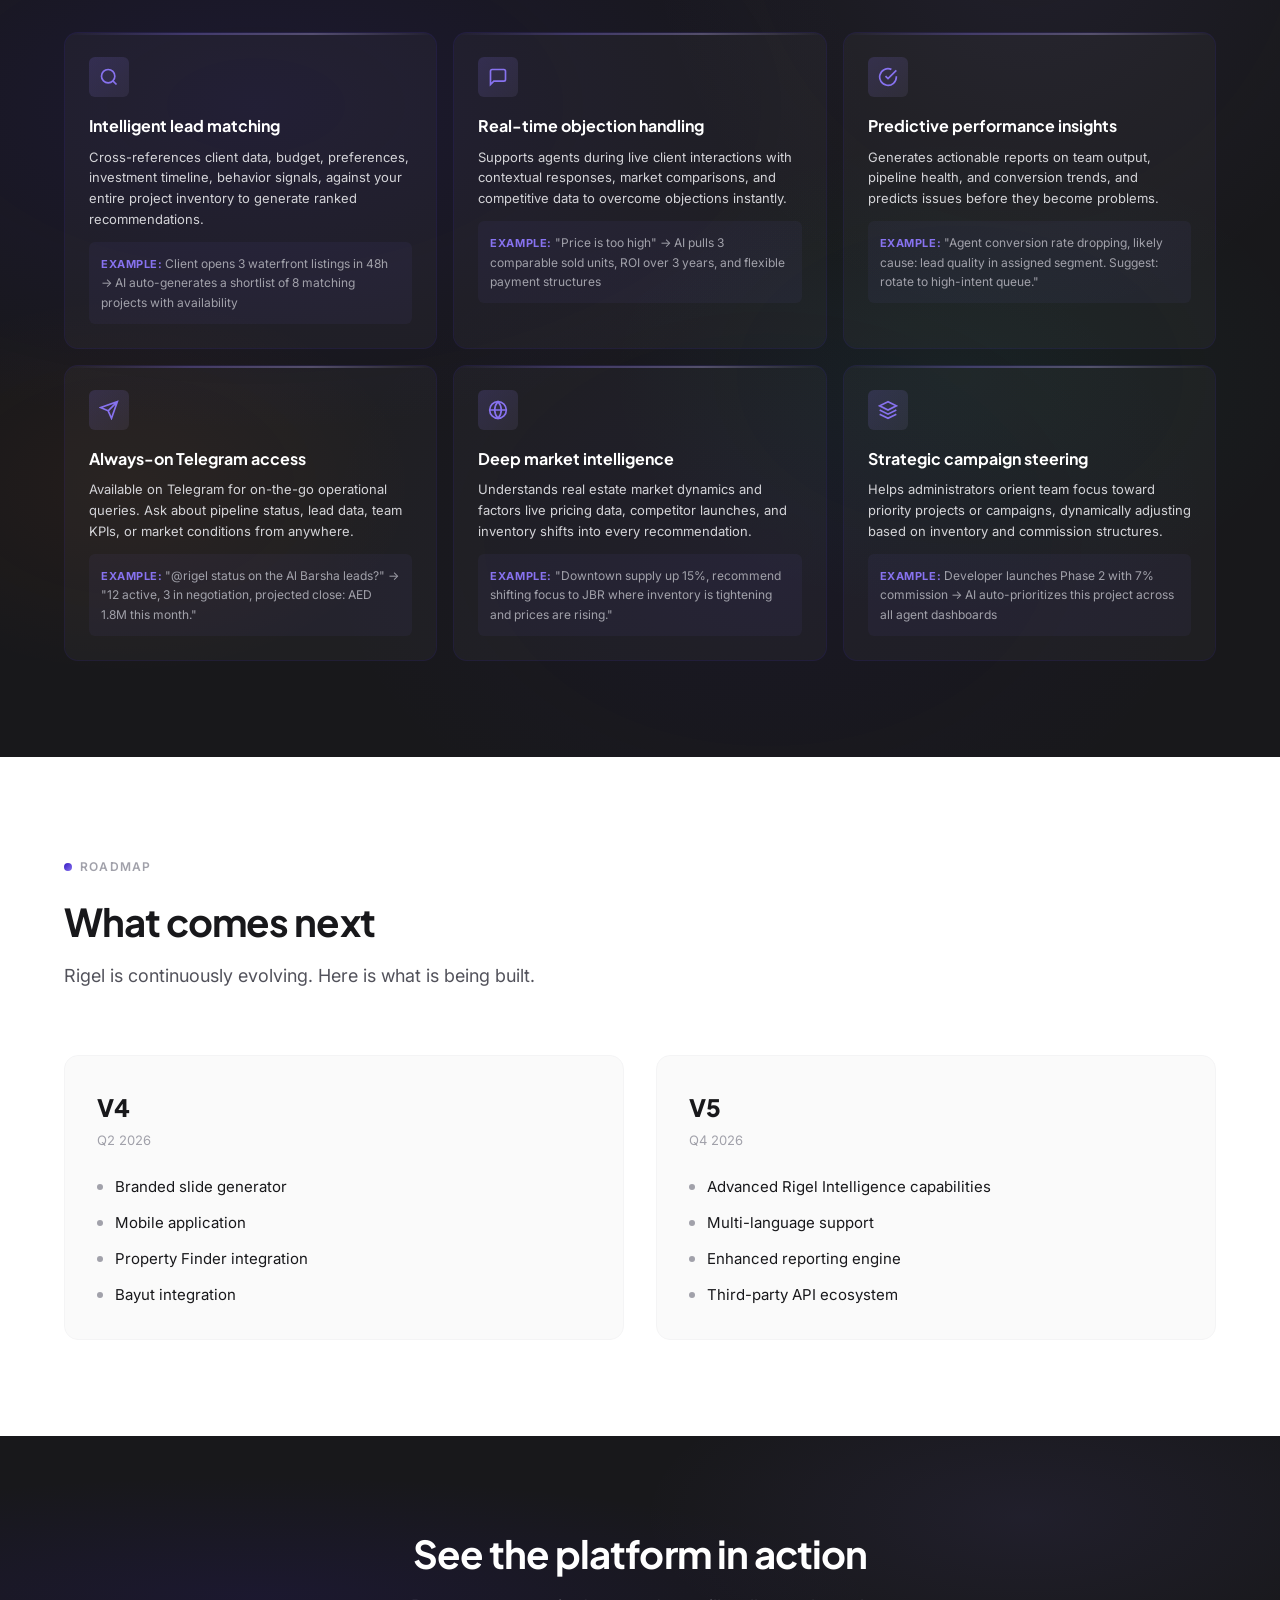
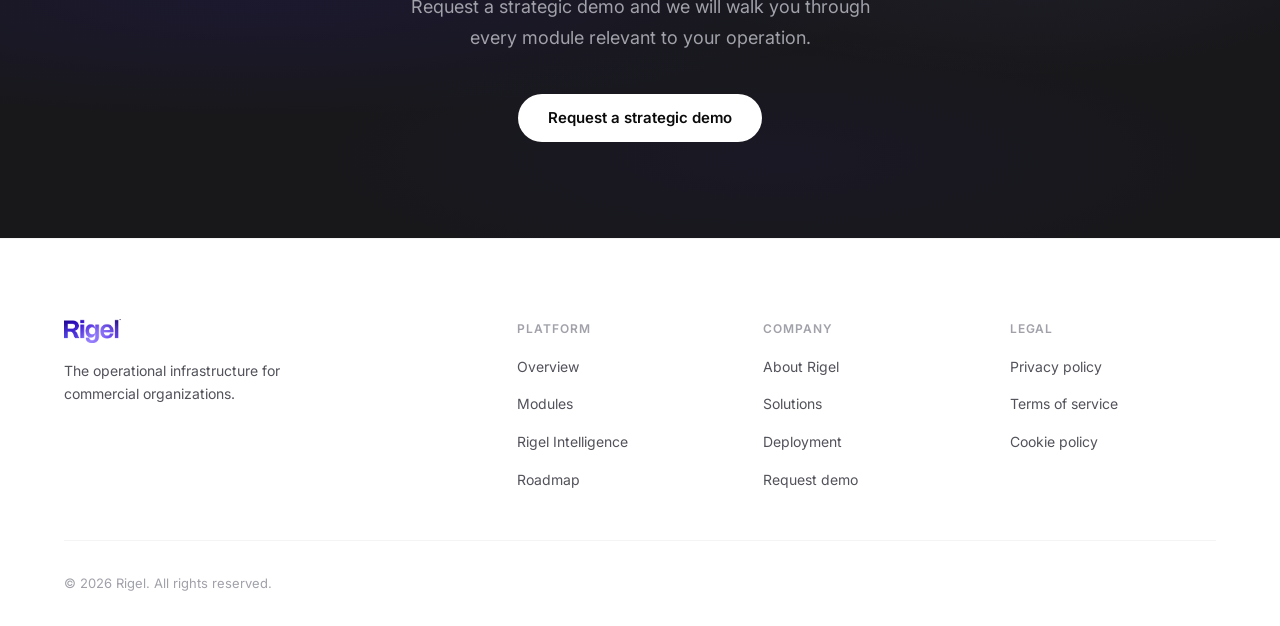
<file: platform.html>
<!DOCTYPE html>
<html lang="en">
<head>
  <meta charset="UTF-8">
  <meta name="viewport" content="width=device-width, initial-scale=1.0">
  <meta name="description" content="Rigel Platform, Lead management, contracts, analytics, AI intelligence and full admin control in a single operational system.">
  <meta name="theme-color" content="#0A0A0A">
  <title>Platform | Rigel</title>
  <!-- Open Graph -->
  <meta property="og:title" content="Platform | Rigel">
  <meta property="og:description" content="Lead management, contracts, analytics, AI intelligence and full admin control in a single operational system.">
  <meta property="og:type" content="website">
  <meta property="og:url" content="https://rigel.io/platform.html">
  <meta property="og:image" content="https://rigel.io/assets/images/og-platform.jpg">
  <meta name="twitter:card" content="summary_large_image">
  <link rel="canonical" href="https://rigel.io/platform">
  <link rel="alternate" hreflang="en" href="https://rigel.io/platform">
  <link rel="alternate" hreflang="fr" href="https://rigel.io/fr/platform">
  <link rel="icon" href="assets/images/favicon.svg" type="image/svg+xml">
  <!-- Fonts -->
  <link rel="preconnect" href="https://fonts.googleapis.com">
  <link rel="preconnect" href="https://fonts.gstatic.com" crossorigin>
  <link href="https://fonts.googleapis.com/css2?family=Inter:wght@400;500;600&family=Plus+Jakarta+Sans:wght@600;700;800&display=swap" rel="stylesheet">
  <link rel="stylesheet" href="css/styles.css">
</head>
<body>
  <a href="#main" class="skip-link">Skip to content</a>
  <div class="scroll-progress" aria-hidden="true"></div>

  <!-- Navigation -->
  <nav class="nav">
    <div class="nav__inner">
      <a href="./" class="nav__logo">
        <img src="assets/images/logo-rigel.png" alt="Rigel" class="nav__logo-img">
      </a>
      <div class="nav__links">
        <a href="platform" class="nav__link active">Platform</a>
        <a href="solutions" class="nav__link">Solutions</a>
        <a href="deployment" class="nav__link">Deployment</a>
        <a href="about" class="nav__link">About</a>
      </div>
      <div class="nav__actions">
        <a href="fr/platform" class="nav__lang" aria-label="Français">FR</a>
        <a href="demo" class="btn btn--primary btn--sm">Request demo</a>
        <button class="nav__burger" aria-label="Menu"><span></span><span></span><span></span></button>
      </div>
    </div>
    <div class="nav__mobile">
      <a href="./" class="nav__mobile-link">Home</a>
      <a href="platform" class="nav__mobile-link">Platform</a>
      <a href="solutions" class="nav__mobile-link">Solutions</a>
      <a href="deployment" class="nav__mobile-link">Deployment</a>
      <a href="about" class="nav__mobile-link">About</a>
      <div class="nav__mobile-actions">
        <a href="fr/platform" class="btn btn--outline btn--full">Français</a>
        <a href="demo" class="btn btn--primary btn--full">Request demo</a>
      </div>
    </div>
  </nav>

  <main id="main">
  <!-- Page Header -->
  <section class="page-header">
    <div class="container">
      <div class="tag">Platform</div>
      <h1 class="t-h1 page-header__title">A complete operational system</h1>
      <p class="page-header__text">Rigel consolidates every commercial function into a single, structured platform. No integrations needed. No data silos. One source of truth.</p>
    </div>
  </section>

  <!-- Platform Overview -->
  <section class="section--sm">
    <div class="container">
      <div class="hero__visual fade-in-scale">
        <div class="visual-placeholder">
          <svg fill="none" stroke="currentColor" stroke-width="1.5" viewBox="0 0 24 24"><rect x="2" y="3" width="20" height="14" rx="2"/><path d="M8 21h8M12 17v4"/></svg>
          <span>Full platform dashboard overview</span>
        </div>
      </div>
    </div>
  </section>

  <!-- Modules Detail -->
  <section class="section" id="modules">
    <div class="container">
      <div class="section-header fade-in-blur">
        <div class="tag">Modules</div>
        <h2 class="t-h2">Eight modules. Full operational coverage.</h2>
        <p class="t-body-lg">Each module is designed to handle a specific operational domain while sharing data with every other part of the system.</p>
      </div>

      <!-- Lead Management -->
      <div class="split mb-16 fade-in-left">
        <div class="split__content">
          <div class="tag">01</div>
          <h3 class="t-h3 mb-4">Lead Management</h3>
          <p class="t-body mb-6">The foundation of commercial execution. Every lead enters Rigel through a controlled pipeline with AI-directed distribution, automated follow-up, and complete lifecycle tracking.</p>
          <ul class="feature-list">
            <li><svg class="feature-list__check" fill="none" stroke="currentColor" viewBox="0 0 24 24"><path stroke-linecap="round" stroke-linejoin="round" stroke-width="2" d="M5 13l4 4L19 7"/></svg>AI-powered lead distribution</li>
            <li><svg class="feature-list__check" fill="none" stroke="currentColor" viewBox="0 0 24 24"><path stroke-linecap="round" stroke-linejoin="round" stroke-width="2" d="M5 13l4 4L19 7"/></svg>Lead discovery questionnaire</li>
            <li><svg class="feature-list__check" fill="none" stroke="currentColor" viewBox="0 0 24 24"><path stroke-linecap="round" stroke-linejoin="round" stroke-width="2" d="M5 13l4 4L19 7"/></svg>Automated follow-up messages</li>
            <li><svg class="feature-list__check" fill="none" stroke="currentColor" viewBox="0 0 24 24"><path stroke-linecap="round" stroke-linejoin="round" stroke-width="2" d="M5 13l4 4L19 7"/></svg>Custom lead capture page with video</li>
            <li><svg class="feature-list__check" fill="none" stroke="currentColor" viewBox="0 0 24 24"><path stroke-linecap="round" stroke-linejoin="round" stroke-width="2" d="M5 13l4 4L19 7"/></svg>WhatsApp integration</li>
            <li><svg class="feature-list__check" fill="none" stroke="currentColor" viewBox="0 0 24 24"><path stroke-linecap="round" stroke-linejoin="round" stroke-width="2" d="M5 13l4 4L19 7"/></svg>Country of origin tracking</li>
          </ul>
        </div>
        <div class="split__media">
          <div class="visual-placeholder" style="aspect-ratio:4/3;"><svg fill="none" stroke="currentColor" stroke-width="1.5" viewBox="0 0 24 24"><rect x="2" y="3" width="20" height="14" rx="2"/><path d="M8 21h8M12 17v4"/></svg><span>Lead management interface</span></div>
        </div>
      </div>

      <!-- Calendar -->
      <div class="split split--reverse mb-16 fade-in-right">
        <div class="split__content">
          <div class="tag">02</div>
          <h3 class="t-h3 mb-4">Calendar & Scheduling</h3>
          <p class="t-body mb-6">A shared calendar system designed for commercial teams. Schedule meetings, manage team availability, and automate reminders, all within the platform.</p>
          <ul class="feature-list">
            <li><svg class="feature-list__check" fill="none" stroke="currentColor" viewBox="0 0 24 24"><path stroke-linecap="round" stroke-linejoin="round" stroke-width="2" d="M5 13l4 4L19 7"/></svg>Shared team calendar</li>
            <li><svg class="feature-list__check" fill="none" stroke="currentColor" viewBox="0 0 24 24"><path stroke-linecap="round" stroke-linejoin="round" stroke-width="2" d="M5 13l4 4L19 7"/></svg>Branded video meeting scheduling</li>
            <li><svg class="feature-list__check" fill="none" stroke="currentColor" viewBox="0 0 24 24"><path stroke-linecap="round" stroke-linejoin="round" stroke-width="2" d="M5 13l4 4L19 7"/></svg>Automated meeting reminders</li>
            <li><svg class="feature-list__check" fill="none" stroke="currentColor" viewBox="0 0 24 24"><path stroke-linecap="round" stroke-linejoin="round" stroke-width="2" d="M5 13l4 4L19 7"/></svg>Collaborative event management</li>
          </ul>
        </div>
        <div class="split__media">
          <div class="visual-placeholder" style="aspect-ratio:4/3;"><svg fill="none" stroke="currentColor" stroke-width="1.5" viewBox="0 0 24 24"><rect x="3" y="4" width="18" height="18" rx="2"/><path d="M16 2v4M8 2v4M3 10h18"/></svg><span>Calendar interface</span></div>
        </div>
      </div>

      <!-- Contracts -->
      <div class="split mb-16 fade-in-left">
        <div class="split__content">
          <div class="tag">03</div>
          <h3 class="t-h3 mb-4">Contract Management</h3>
          <p class="t-body mb-6">From creation to execution. Manage contracts, track statuses, calculate commissions automatically, and maintain a complete document trail.</p>
          <ul class="feature-list">
            <li><svg class="feature-list__check" fill="none" stroke="currentColor" viewBox="0 0 24 24"><path stroke-linecap="round" stroke-linejoin="round" stroke-width="2" d="M5 13l4 4L19 7"/></svg>Contract creation and templates</li>
            <li><svg class="feature-list__check" fill="none" stroke="currentColor" viewBox="0 0 24 24"><path stroke-linecap="round" stroke-linejoin="round" stroke-width="2" d="M5 13l4 4L19 7"/></svg>Status tracking pipeline</li>
            <li><svg class="feature-list__check" fill="none" stroke="currentColor" viewBox="0 0 24 24"><path stroke-linecap="round" stroke-linejoin="round" stroke-width="2" d="M5 13l4 4L19 7"/></svg>Automatic commission calculation</li>
            <li><svg class="feature-list__check" fill="none" stroke="currentColor" viewBox="0 0 24 24"><path stroke-linecap="round" stroke-linejoin="round" stroke-width="2" d="M5 13l4 4L19 7"/></svg>Document management</li>
          </ul>
        </div>
        <div class="split__media">
          <div class="visual-placeholder" style="aspect-ratio:4/3;"><svg fill="none" stroke="currentColor" stroke-width="1.5" viewBox="0 0 24 24"><path d="M14 2H6a2 2 0 00-2 2v16a2 2 0 002 2h12a2 2 0 002-2V8z"/><path d="M14 2v6h6"/></svg><span>Contract management interface</span></div>
        </div>
      </div>

      <!-- Transactions -->
      <div class="split split--reverse mb-16 fade-in-right">
        <div class="split__content">
          <div class="tag">04</div>
          <h3 class="t-h3 mb-4">Transactions</h3>
          <p class="t-body mb-6">Track validated and paid deals with precision. Generate commission notes automatically and produce monthly performance sheets for every agent.</p>
          <ul class="feature-list">
            <li><svg class="feature-list__check" fill="none" stroke="currentColor" viewBox="0 0 24 24"><path stroke-linecap="round" stroke-linejoin="round" stroke-width="2" d="M5 13l4 4L19 7"/></svg>Validated and paid deal tracking</li>
            <li><svg class="feature-list__check" fill="none" stroke="currentColor" viewBox="0 0 24 24"><path stroke-linecap="round" stroke-linejoin="round" stroke-width="2" d="M5 13l4 4L19 7"/></svg>Automatic commission note generation</li>
            <li><svg class="feature-list__check" fill="none" stroke="currentColor" viewBox="0 0 24 24"><path stroke-linecap="round" stroke-linejoin="round" stroke-width="2" d="M5 13l4 4L19 7"/></svg>Monthly performance sheets</li>
          </ul>
        </div>
        <div class="split__media">
          <div class="visual-placeholder" style="aspect-ratio:4/3;"><svg fill="none" stroke="currentColor" stroke-width="1.5" viewBox="0 0 24 24"><path d="M12 1v22M17 5H9.5a3.5 3.5 0 000 7h5a3.5 3.5 0 010 7H6"/></svg><span>Transaction tracking</span></div>
        </div>
      </div>

      <!-- Widgets -->
      <div class="split mb-16 fade-in-left">
        <div class="split__content">
          <div class="tag">05</div>
          <h3 class="t-h3 mb-4">Operational Widgets</h3>
          <p class="t-body mb-6">A customizable dashboard surface with operational tools that keep your team focused and informed throughout the day.</p>
          <ul class="feature-list">
            <li><svg class="feature-list__check" fill="none" stroke="currentColor" viewBox="0 0 24 24"><path stroke-linecap="round" stroke-linejoin="round" stroke-width="2" d="M5 13l4 4L19 7"/></svg>World clock for international teams</li>
            <li><svg class="feature-list__check" fill="none" stroke="currentColor" viewBox="0 0 24 24"><path stroke-linecap="round" stroke-linejoin="round" stroke-width="2" d="M5 13l4 4L19 7"/></svg>Objective tracking</li>
            <li><svg class="feature-list__check" fill="none" stroke="currentColor" viewBox="0 0 24 24"><path stroke-linecap="round" stroke-linejoin="round" stroke-width="2" d="M5 13l4 4L19 7"/></svg>To-do list and agency news feed</li>
            <li><svg class="feature-list__check" fill="none" stroke="currentColor" viewBox="0 0 24 24"><path stroke-linecap="round" stroke-linejoin="round" stroke-width="2" d="M5 13l4 4L19 7"/></svg>ROI calculator</li>
          </ul>
        </div>
        <div class="split__media">
          <div class="visual-placeholder" style="aspect-ratio:4/3;"><svg fill="none" stroke="currentColor" stroke-width="1.5" viewBox="0 0 24 24"><rect x="3" y="3" width="7" height="7"/><rect x="14" y="3" width="7" height="7"/><rect x="14" y="14" width="7" height="7"/><rect x="3" y="14" width="7" height="7"/></svg><span>Widgets dashboard</span></div>
        </div>
      </div>

      <!-- Analytics -->
      <div class="split split--reverse mb-16 fade-in-right">
        <div class="split__content">
          <div class="tag">06</div>
          <h3 class="t-h3 mb-4">Analytics</h3>
          <p class="t-body mb-6">Comprehensive performance intelligence. From global sales metrics to individual agent conversion rates, every data point accessible in real time.</p>
          <ul class="feature-list">
            <li><svg class="feature-list__check" fill="none" stroke="currentColor" viewBox="0 0 24 24"><path stroke-linecap="round" stroke-linejoin="round" stroke-width="2" d="M5 13l4 4L19 7"/></svg>Global sales performance tracking</li>
            <li><svg class="feature-list__check" fill="none" stroke="currentColor" viewBox="0 0 24 24"><path stroke-linecap="round" stroke-linejoin="round" stroke-width="2" d="M5 13l4 4L19 7"/></svg>Top performer ranking</li>
            <li><svg class="feature-list__check" fill="none" stroke="currentColor" viewBox="0 0 24 24"><path stroke-linecap="round" stroke-linejoin="round" stroke-width="2" d="M5 13l4 4L19 7"/></svg>Personal analytics (revenue, conversions, commissions)</li>
            <li><svg class="feature-list__check" fill="none" stroke="currentColor" viewBox="0 0 24 24"><path stroke-linecap="round" stroke-linejoin="round" stroke-width="2" d="M5 13l4 4L19 7"/></svg>Team analytics (leads, revenue, commissions per agent)</li>
          </ul>
        </div>
        <div class="split__media">
          <div class="visual-placeholder" style="aspect-ratio:4/3;"><svg fill="none" stroke="currentColor" stroke-width="1.5" viewBox="0 0 24 24"><path d="M9 19v-6a2 2 0 00-2-2H5a2 2 0 00-2 2v6a2 2 0 002 2h2a2 2 0 002-2zm0 0V9a2 2 0 012-2h2a2 2 0 012 2v10m-6 0a2 2 0 002 2h2a2 2 0 002-2m0 0V5a2 2 0 012-2h2a2 2 0 012 2v14a2 2 0 01-2 2h-2a2 2 0 01-2-2z"/></svg><span>Analytics dashboard</span></div>
        </div>
      </div>

      <!-- Team Management -->
      <div class="split mb-16 fade-in-left">
        <div class="split__content">
          <div class="tag">07</div>
          <h3 class="t-h3 mb-4">Team Management</h3>
          <p class="t-body mb-6">Visualize your organizational structure, monitor agent performance, and manage hierarchies, without exposing confidential client data between teams.</p>
          <ul class="feature-list">
            <li><svg class="feature-list__check" fill="none" stroke="currentColor" viewBox="0 0 24 24"><path stroke-linecap="round" stroke-linejoin="round" stroke-width="2" d="M5 13l4 4L19 7"/></svg>Team hierarchy (tree and list view)</li>
            <li><svg class="feature-list__check" fill="none" stroke="currentColor" viewBox="0 0 24 24"><path stroke-linecap="round" stroke-linejoin="round" stroke-width="2" d="M5 13l4 4L19 7"/></svg>Performance analytics per agent</li>
            <li><svg class="feature-list__check" fill="none" stroke="currentColor" viewBox="0 0 24 24"><path stroke-linecap="round" stroke-linejoin="round" stroke-width="2" d="M5 13l4 4L19 7"/></svg>Role-based data access</li>
          </ul>
        </div>
        <div class="split__media">
          <div class="visual-placeholder" style="aspect-ratio:4/3;"><svg fill="none" stroke="currentColor" stroke-width="1.5" viewBox="0 0 24 24"><path d="M17 21v-2a4 4 0 00-4-4H5a4 4 0 00-4 4v2"/><circle cx="9" cy="7" r="4"/><path d="M23 21v-2a4 4 0 00-3-3.87M16 3.13a4 4 0 010 7.75"/></svg><span>Team hierarchy interface</span></div>
        </div>
      </div>

      <!-- Admin Control -->
      <div class="split split--reverse mb-16 fade-in-right">
        <div class="split__content">
          <div class="tag">08</div>
          <h3 class="t-h3 mb-4">Admin Control</h3>
          <p class="t-body mb-6">Complete system-level oversight. Manage users, control lead distribution, monitor activity, and configure automated workflows from a centralized admin panel.</p>
          <ul class="feature-list">
            <li><svg class="feature-list__check" fill="none" stroke="currentColor" viewBox="0 0 24 24"><path stroke-linecap="round" stroke-linejoin="round" stroke-width="2" d="M5 13l4 4L19 7"/></svg>Active user monitoring and approval</li>
            <li><svg class="feature-list__check" fill="none" stroke="currentColor" viewBox="0 0 24 24"><path stroke-linecap="round" stroke-linejoin="round" stroke-width="2" d="M5 13l4 4L19 7"/></svg>Lead distribution and redistribution control</li>
            <li><svg class="feature-list__check" fill="none" stroke="currentColor" viewBox="0 0 24 24"><path stroke-linecap="round" stroke-linejoin="round" stroke-width="2" d="M5 13l4 4L19 7"/></svg>Deep lead analytics (conversion by country, response rate)</li>
            <li><svg class="feature-list__check" fill="none" stroke="currentColor" viewBox="0 0 24 24"><path stroke-linecap="round" stroke-linejoin="round" stroke-width="2" d="M5 13l4 4L19 7"/></svg>Automated user contract signature</li>
            <li><svg class="feature-list__check" fill="none" stroke="currentColor" viewBox="0 0 24 24"><path stroke-linecap="round" stroke-linejoin="round" stroke-width="2" d="M5 13l4 4L19 7"/></svg>Automated messaging management</li>
          </ul>
        </div>
        <div class="split__media">
          <div class="visual-placeholder" style="aspect-ratio:4/3;"><svg fill="none" stroke="currentColor" stroke-width="1.5" viewBox="0 0 24 24"><path d="M12 22s8-4 8-10V5l-8-3-8 3v7c0 6 8 10 8 10z"/></svg><span>Admin control panel</span></div>
        </div>
      </div>
    </div>
  </section>

  <!-- Developers Database (Real Estate specific) -->
  <section class="section section--soft">
    <div class="container">
      <div class="split fade-in-left">
        <div class="split__content">
          <div class="tag">Real estate module</div>
          <h3 class="t-h3 mb-4">Developers Database</h3>
          <p class="t-body mb-6">A built-in database of real estate developers and projects. Filter by project type, location, commission structures, and availability. Integrated directly into the lead management workflow.</p>
          <ul class="feature-list">
            <li><svg class="feature-list__check" fill="none" stroke="currentColor" viewBox="0 0 24 24"><path stroke-linecap="round" stroke-linejoin="round" stroke-width="2" d="M5 13l4 4L19 7"/></svg>Developer database with project tracking</li>
            <li><svg class="feature-list__check" fill="none" stroke="currentColor" viewBox="0 0 24 24"><path stroke-linecap="round" stroke-linejoin="round" stroke-width="2" d="M5 13l4 4L19 7"/></svg>Advanced filtering and search</li>
            <li><svg class="feature-list__check" fill="none" stroke="currentColor" viewBox="0 0 24 24"><path stroke-linecap="round" stroke-linejoin="round" stroke-width="2" d="M5 13l4 4L19 7"/></svg>Linked to Rigel Intelligence for AI-powered project matching</li>
          </ul>
        </div>
        <div class="split__media">
          <div class="visual-placeholder" style="aspect-ratio:4/3;"><svg fill="none" stroke="currentColor" stroke-width="1.5" viewBox="0 0 24 24"><path d="M19 21V5a2 2 0 00-2-2H7a2 2 0 00-2 2v16m14 0H5m14 0h2M5 21H3"/></svg><span>Developers database</span></div>
        </div>
      </div>
    </div>
  </section>

  <!-- Rigel Intelligence -->
  <section class="section ai-section" id="rigel-intelligence">
    <div class="ai-section__glow" aria-hidden="true"></div>
    <div class="container">
      <div class="section-header section-header--center fade-in-blur">
        <div class="tag tag--ai" style="justify-content:center;">Artificial Intelligence</div>
        <h2 class="t-h2 ai-title">Rigel Intelligence</h2>
        <p class="t-body-lg" style="max-width:640px;margin-inline:auto;">An embedded AI engine woven into every layer of the platform. Rigel Intelligence observes patterns, connects data points, and surfaces decision-ready insights that drive better commercial outcomes.</p>
      </div>

      <!-- Capabilities -->
      <div class="ai-grid stagger-children">
        <div class="ai-card">
          <div class="ai-card__icon"><svg fill="none" stroke="currentColor" stroke-width="2" viewBox="0 0 24 24"><circle cx="11" cy="11" r="8"/><path d="M21 21l-4.35-4.35"/></svg></div>
          <h4 class="ai-card__title">Intelligent lead matching</h4>
          <p class="ai-card__text">Cross-references client data, budget, preferences, investment timeline, behavior signals, against your entire project inventory to generate ranked recommendations.</p>
          <div class="ai-card__example">
            <span>Example:</span> Client opens 3 waterfront listings in 48h → AI auto-generates a shortlist of 8 matching projects with availability
          </div>
        </div>
        <div class="ai-card">
          <div class="ai-card__icon"><svg fill="none" stroke="currentColor" stroke-width="2" viewBox="0 0 24 24"><path d="M21 15a2 2 0 01-2 2H7l-4 4V5a2 2 0 012-2h14a2 2 0 012 2z"/></svg></div>
          <h4 class="ai-card__title">Real-time objection handling</h4>
          <p class="ai-card__text">Supports agents during live client interactions with contextual responses, market comparisons, and competitive data to overcome objections instantly.</p>
          <div class="ai-card__example">
            <span>Example:</span> "Price is too high" → AI pulls 3 comparable sold units, ROI over 3 years, and flexible payment structures
          </div>
        </div>
        <div class="ai-card">
          <div class="ai-card__icon"><svg fill="none" stroke="currentColor" stroke-width="2" viewBox="0 0 24 24"><path d="M22 11.08V12a10 10 0 11-5.93-9.14"/><path d="M22 4L12 14.01l-3-3"/></svg></div>
          <h4 class="ai-card__title">Predictive performance insights</h4>
          <p class="ai-card__text">Generates actionable reports on team output, pipeline health, and conversion trends, and predicts issues before they become problems.</p>
          <div class="ai-card__example">
            <span>Example:</span> "Agent conversion rate dropping, likely cause: lead quality in assigned segment. Suggest: rotate to high-intent queue."
          </div>
        </div>
        <div class="ai-card">
          <div class="ai-card__icon"><svg fill="none" stroke="currentColor" stroke-width="2" viewBox="0 0 24 24"><path d="M22 2L11 13M22 2l-7 20-4-9-9-4 20-7z"/></svg></div>
          <h4 class="ai-card__title">Always-on Telegram access</h4>
          <p class="ai-card__text">Available on Telegram for on-the-go operational queries. Ask about pipeline status, lead data, team KPIs, or market conditions from anywhere.</p>
          <div class="ai-card__example">
            <span>Example:</span> "@rigel status on the Al Barsha leads?" → "12 active, 3 in negotiation, projected close: AED 1.8M this month."
          </div>
        </div>
        <div class="ai-card">
          <div class="ai-card__icon"><svg fill="none" stroke="currentColor" stroke-width="2" viewBox="0 0 24 24"><circle cx="12" cy="12" r="10"/><path d="M2 12h20M12 2a15.3 15.3 0 014 10 15.3 15.3 0 01-4 10 15.3 15.3 0 01-4-10 15.3 15.3 0 014-10z"/></svg></div>
          <h4 class="ai-card__title">Deep market intelligence</h4>
          <p class="ai-card__text">Understands real estate market dynamics and factors live pricing data, competitor launches, and inventory shifts into every recommendation.</p>
          <div class="ai-card__example">
            <span>Example:</span> "Downtown supply up 15%, recommend shifting focus to JBR where inventory is tightening and prices are rising."
          </div>
        </div>
        <div class="ai-card">
          <div class="ai-card__icon"><svg fill="none" stroke="currentColor" stroke-width="2" viewBox="0 0 24 24"><path d="M12 2L2 7l10 5 10-5-10-5zM2 17l10 5 10-5M2 12l10 5 10-5"/></svg></div>
          <h4 class="ai-card__title">Strategic campaign steering</h4>
          <p class="ai-card__text">Helps administrators orient team focus toward priority projects or campaigns, dynamically adjusting based on inventory and commission structures.</p>
          <div class="ai-card__example">
            <span>Example:</span> Developer launches Phase 2 with 7% commission → AI auto-prioritizes this project across all agent dashboards
          </div>
        </div>
      </div>
    </div>
  </section>

  <!-- Roadmap -->
  <section class="section" id="roadmap">
    <div class="container">
      <div class="section-header fade-in-blur">
        <div class="tag">Roadmap</div>
        <h2 class="t-h2">What comes next</h2>
        <p class="t-body-lg">Rigel is continuously evolving. Here is what is being built.</p>
      </div>
      <div class="grid grid--2 stagger-children">
        <div class="roadmap-card">
          <div class="roadmap-card__version">V4</div>
          <div class="roadmap-card__date">Q2 2026</div>
          <ul class="roadmap-card__list">
            <li>Branded slide generator</li>
            <li>Mobile application</li>
            <li>Property Finder integration</li>
            <li>Bayut integration</li>
          </ul>
        </div>
        <div class="roadmap-card">
          <div class="roadmap-card__version">V5</div>
          <div class="roadmap-card__date">Q4 2026</div>
          <ul class="roadmap-card__list">
            <li>Advanced Rigel Intelligence capabilities</li>
            <li>Multi-language support</li>
            <li>Enhanced reporting engine</li>
            <li>Third-party API ecosystem</li>
          </ul>
        </div>
      </div>
    </div>
  </section>

  <!-- CTA -->
  <section class="cta-section">
    <div class="container fade-in-scale">
      <h2 class="t-h2">See the platform in action</h2>
      <p class="t-body-lg">Request a strategic demo and we will walk you through every module relevant to your operation.</p>
      <a href="demo" class="btn btn--white btn--lg">Request a strategic demo</a>
    </div>
  </section>

  </main>

  <!-- Footer -->
  <footer class="footer">
    <div class="container">
      <div class="footer__grid">
        <div class="footer__brand">
          <a href="./" class="footer__logo"><img src="assets/images/logo-rigel.png" alt="Rigel" class="footer__logo-img"></a>
          <p class="footer__desc">The operational infrastructure for commercial organizations.</p>
        </div>
        <div>
          <h4 class="footer__col-title">Platform</h4>
          <ul class="footer__links">
            <li><a href="platform" class="footer__link">Overview</a></li>
            <li><a href="platform.html#modules" class="footer__link">Modules</a></li>
            <li><a href="platform.html#rigel-intelligence" class="footer__link">Rigel Intelligence</a></li>
            <li><a href="platform.html#roadmap" class="footer__link">Roadmap</a></li>
          </ul>
        </div>
        <div>
          <h4 class="footer__col-title">Company</h4>
          <ul class="footer__links">
            <li><a href="about" class="footer__link">About Rigel</a></li>
            <li><a href="solutions" class="footer__link">Solutions</a></li>
            <li><a href="deployment" class="footer__link">Deployment</a></li>
            <li><a href="demo" class="footer__link">Request demo</a></li>
          </ul>
        </div>
        <div>
          <h4 class="footer__col-title">Legal</h4>
          <ul class="footer__links">
            <li><a href="legal.html#privacy" class="footer__link">Privacy policy</a></li>
            <li><a href="legal.html#terms" class="footer__link">Terms of service</a></li>
            <li><a href="legal.html#cookies" class="footer__link">Cookie policy</a></li>
          </ul>
        </div>
      </div>
      <div class="footer__bottom">
        <p class="footer__copy">&copy; 2026 Rigel. All rights reserved.</p>
      </div>
    </div>
  </footer>

  <a href="https://wa.me/971000000000" target="_blank" rel="noopener" class="whatsapp-btn" aria-label="WhatsApp">
    <svg viewBox="0 0 24 24" fill="currentColor" width="22" height="22"><path d="M17.472 14.382c-.297-.149-1.758-.867-2.03-.967-.273-.099-.471-.148-.67.15-.197.297-.767.966-.94 1.164-.173.199-.347.223-.644.075-.297-.15-1.255-.463-2.39-1.475-.883-.788-1.48-1.761-1.653-2.059-.173-.297-.018-.458.13-.606.134-.133.298-.347.446-.52.149-.174.198-.298.298-.497.099-.198.05-.371-.025-.52-.075-.149-.669-1.612-.916-2.207-.242-.579-.487-.5-.669-.51-.173-.008-.371-.01-.57-.01-.198 0-.52.074-.792.372-.272.297-1.04 1.016-1.04 2.479 0 1.462 1.065 2.875 1.213 3.074.149.198 2.096 3.2 5.077 4.487.709.306 1.262.489 1.694.625.712.227 1.36.195 1.871.118.571-.085 1.758-.719 2.006-1.413.248-.694.248-1.289.173-1.413-.074-.124-.272-.198-.57-.347m-5.421 7.403h-.004a9.87 9.87 0 01-5.031-1.378l-.361-.214-3.741.982.998-3.648-.235-.374a9.86 9.86 0 01-1.51-5.26c.001-5.45 4.436-9.884 9.888-9.884 2.64 0 5.122 1.03 6.988 2.898a9.825 9.825 0 012.893 6.994c-.003 5.45-4.437 9.884-9.885 9.884m8.413-18.297A11.815 11.815 0 0012.05 0C5.495 0 .16 5.335.157 11.892c0 2.096.547 4.142 1.588 5.945L.057 24l6.305-1.654a11.882 11.882 0 005.683 1.448h.005c6.554 0 11.89-5.335 11.893-11.893a11.821 11.821 0 00-3.48-8.413z"/></svg>
    <span class="whatsapp-btn__text">Contact us</span>
  </a>
  <button class="back-to-top" aria-label="Back to top">
    <svg width="20" height="20" fill="none" stroke="currentColor" stroke-width="2" viewBox="0 0 24 24"><path d="M18 15l-6-6-6 6"/></svg>
  </button>
  <script src="js/main.js" defer></script>
</body>
</html>
</file>
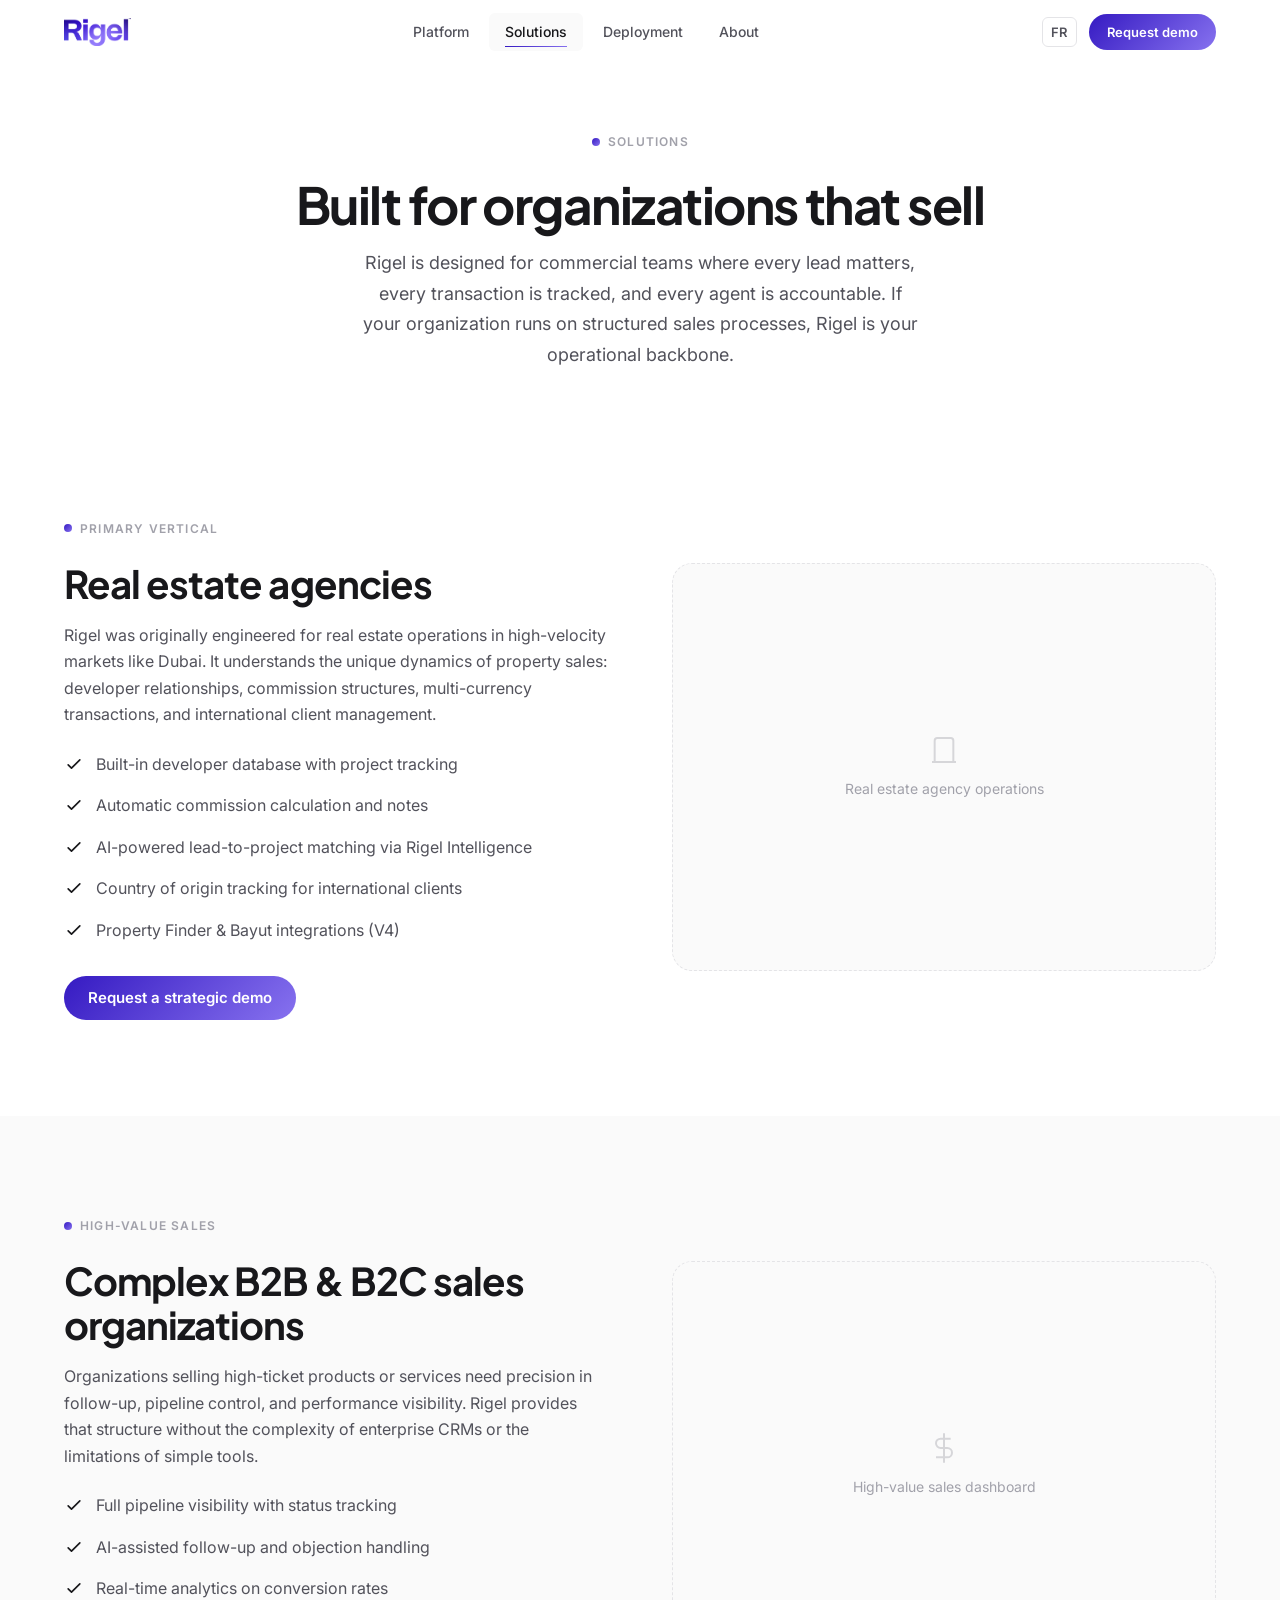
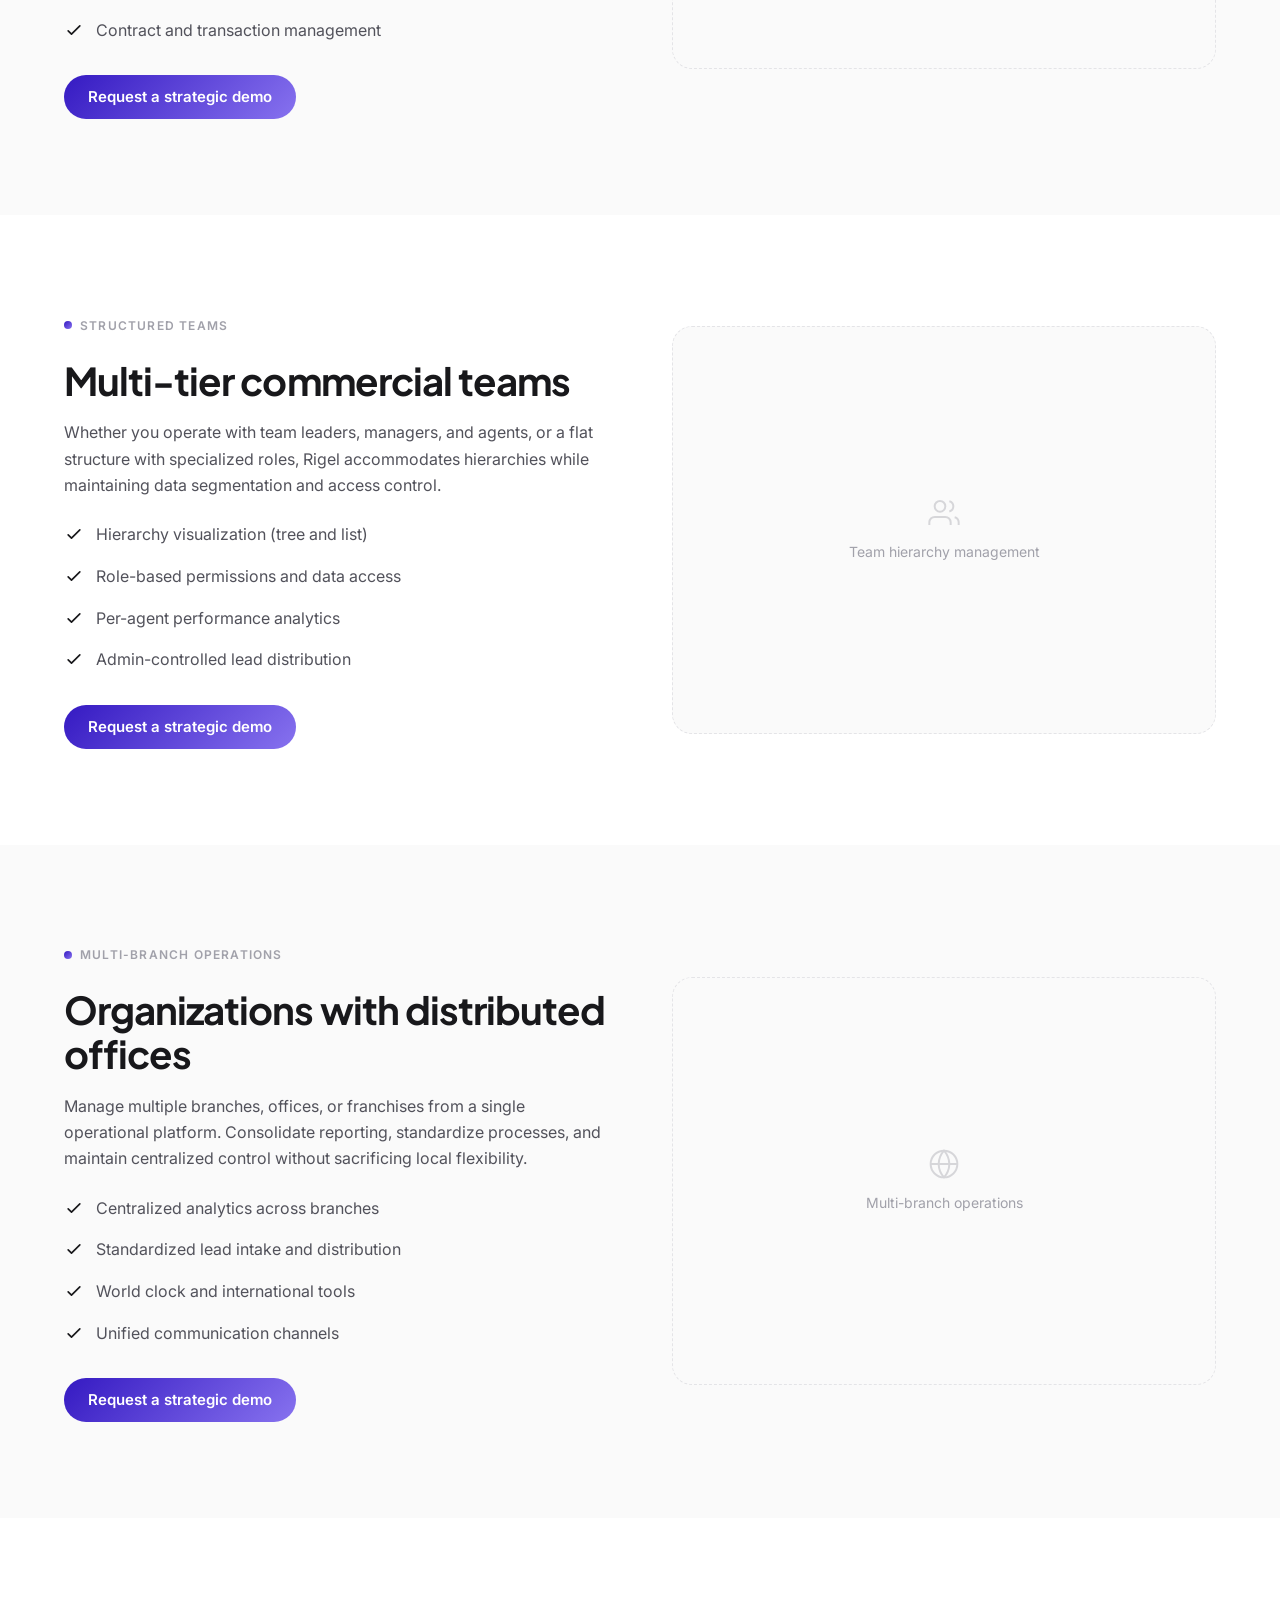
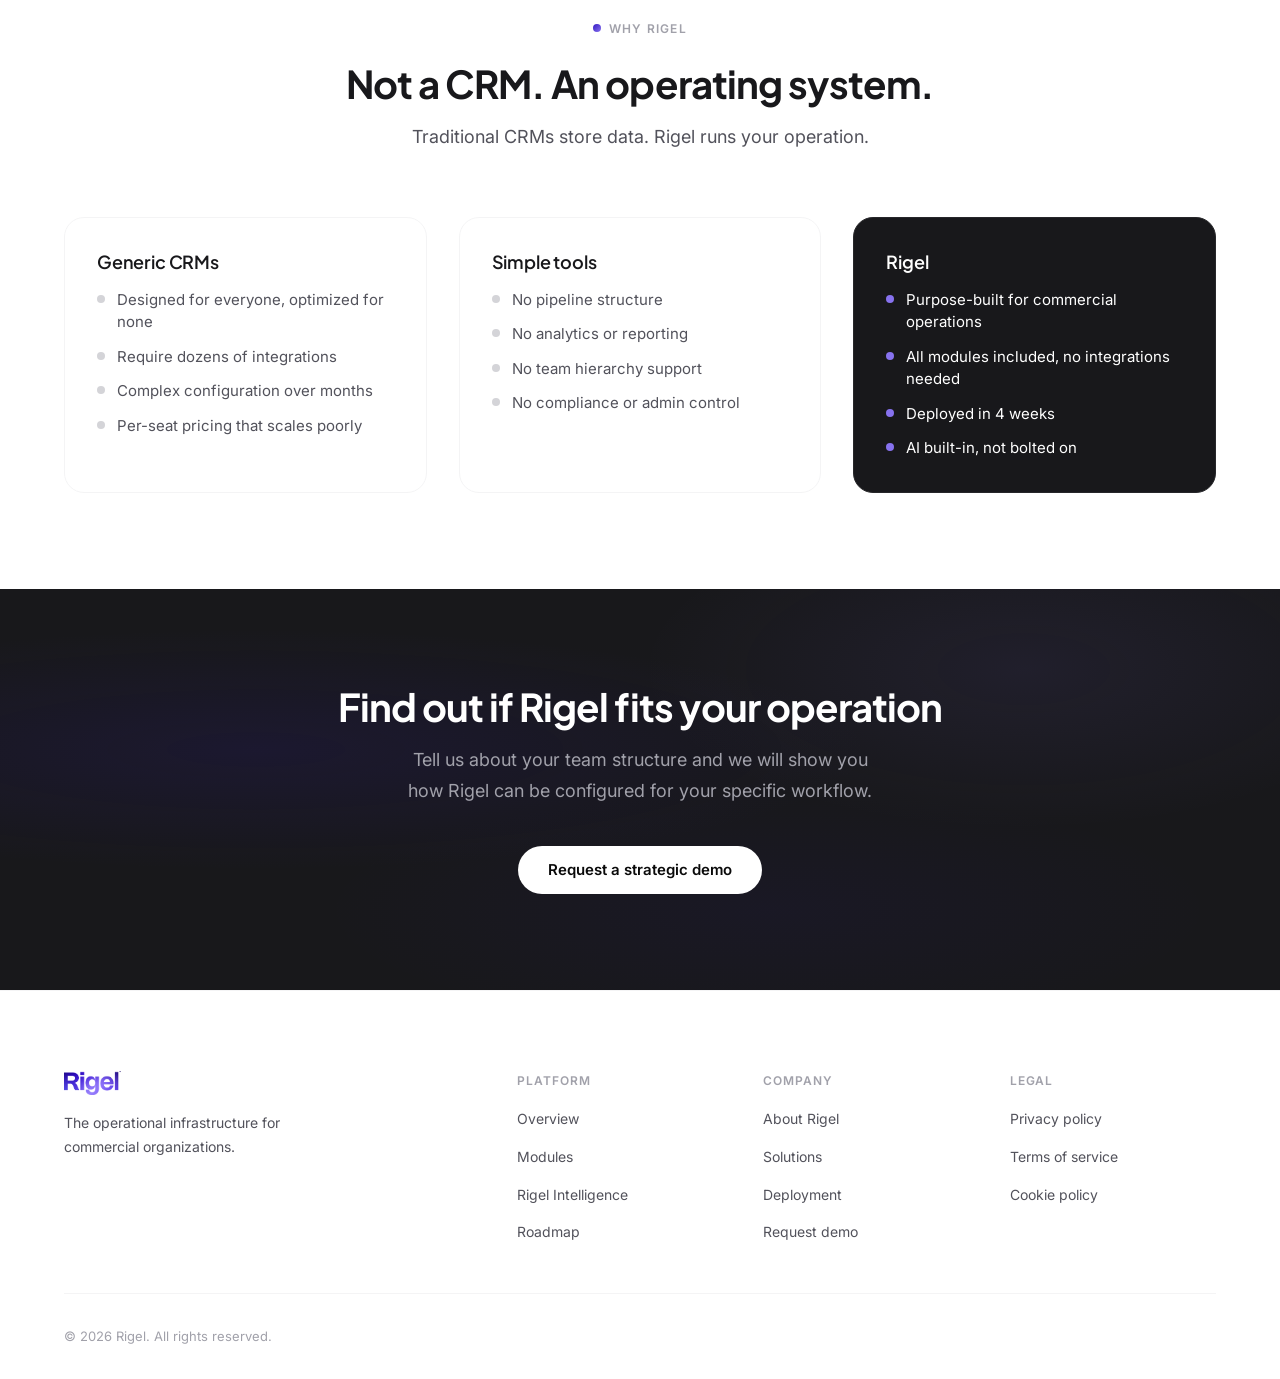
<file: solutions.html>
<!DOCTYPE html>
<html lang="en">
<head>
  <meta charset="UTF-8">
  <meta name="viewport" content="width=device-width, initial-scale=1.0">
  <meta name="description" content="Rigel serves real estate agencies, high-value sales organizations, and structured commercial teams that require operational infrastructure.">
  <meta name="theme-color" content="#0A0A0A">
  <title>Solutions | Rigel</title>
  <!-- Open Graph -->
  <meta property="og:title" content="Solutions | Rigel">
  <meta property="og:description" content="Rigel serves real estate agencies, high-value sales organizations, and structured commercial teams that require operational infrastructure.">
  <meta property="og:type" content="website">
  <meta property="og:url" content="https://rigel.io/solutions.html">
  <meta property="og:image" content="https://rigel.io/assets/images/og-solutions.jpg">
  <meta name="twitter:card" content="summary_large_image">
  <link rel="canonical" href="https://rigel.io/solutions">
  <link rel="alternate" hreflang="en" href="https://rigel.io/solutions">
  <link rel="alternate" hreflang="fr" href="https://rigel.io/fr/solutions">
  <link rel="icon" href="assets/images/favicon.svg" type="image/svg+xml">
  <!-- Fonts -->
  <link rel="preconnect" href="https://fonts.googleapis.com">
  <link rel="preconnect" href="https://fonts.gstatic.com" crossorigin>
  <link href="https://fonts.googleapis.com/css2?family=Inter:wght@400;500;600&family=Plus+Jakarta+Sans:wght@600;700;800&display=swap" rel="stylesheet">
  <link rel="stylesheet" href="css/styles.css">
</head>
<body>
  <a href="#main" class="skip-link">Skip to content</a>
  <div class="scroll-progress" aria-hidden="true"></div>

  <!-- Navigation -->
  <nav class="nav">
    <div class="nav__inner">
      <a href="./" class="nav__logo">
        <img src="assets/images/logo-rigel.png" alt="Rigel" class="nav__logo-img">
      </a>
      <div class="nav__links">
        <a href="platform" class="nav__link">Platform</a>
        <a href="solutions" class="nav__link active">Solutions</a>
        <a href="deployment" class="nav__link">Deployment</a>
        <a href="about" class="nav__link">About</a>
      </div>
      <div class="nav__actions">
        <a href="fr/solutions" class="nav__lang" aria-label="Français">FR</a>
        <a href="demo" class="btn btn--primary btn--sm">Request demo</a>
        <button class="nav__burger" aria-label="Menu"><span></span><span></span><span></span></button>
      </div>
    </div>
    <div class="nav__mobile">
      <a href="./" class="nav__mobile-link">Home</a>
      <a href="platform" class="nav__mobile-link">Platform</a>
      <a href="solutions" class="nav__mobile-link">Solutions</a>
      <a href="deployment" class="nav__mobile-link">Deployment</a>
      <a href="about" class="nav__mobile-link">About</a>
      <div class="nav__mobile-actions">
        <a href="fr/solutions" class="btn btn--outline btn--full">Français</a>
        <a href="demo" class="btn btn--primary btn--full">Request demo</a>
      </div>
    </div>
  </nav>

  <main id="main">
  <!-- Page Header -->
  <section class="page-header">
    <div class="container">
      <div class="tag">Solutions</div>
      <h1 class="t-h1 page-header__title">Built for organizations that sell</h1>
      <p class="page-header__text">Rigel is designed for commercial teams where every lead matters, every transaction is tracked, and every agent is accountable. If your organization runs on structured sales processes, Rigel is your operational backbone.</p>
    </div>
  </section>

  <!-- Industry: Real Estate -->
  <section class="section">
    <div class="container">
      <div class="split">
        <div class="split__content fade-in-left">
          <div class="tag">Primary vertical</div>
          <h2 class="t-h2 mb-4">Real estate agencies</h2>
          <p class="t-body mb-6">Rigel was originally engineered for real estate operations in high-velocity markets like Dubai. It understands the unique dynamics of property sales: developer relationships, commission structures, multi-currency transactions, and international client management.</p>
          <ul class="feature-list">
            <li><svg class="feature-list__check" fill="none" stroke="currentColor" viewBox="0 0 24 24"><path stroke-linecap="round" stroke-linejoin="round" stroke-width="2" d="M5 13l4 4L19 7"/></svg>Built-in developer database with project tracking</li>
            <li><svg class="feature-list__check" fill="none" stroke="currentColor" viewBox="0 0 24 24"><path stroke-linecap="round" stroke-linejoin="round" stroke-width="2" d="M5 13l4 4L19 7"/></svg>Automatic commission calculation and notes</li>
            <li><svg class="feature-list__check" fill="none" stroke="currentColor" viewBox="0 0 24 24"><path stroke-linecap="round" stroke-linejoin="round" stroke-width="2" d="M5 13l4 4L19 7"/></svg>AI-powered lead-to-project matching via Rigel Intelligence</li>
            <li><svg class="feature-list__check" fill="none" stroke="currentColor" viewBox="0 0 24 24"><path stroke-linecap="round" stroke-linejoin="round" stroke-width="2" d="M5 13l4 4L19 7"/></svg>Country of origin tracking for international clients</li>
            <li><svg class="feature-list__check" fill="none" stroke="currentColor" viewBox="0 0 24 24"><path stroke-linecap="round" stroke-linejoin="round" stroke-width="2" d="M5 13l4 4L19 7"/></svg>Property Finder & Bayut integrations (V4)</li>
          </ul>
          <a href="demo" class="btn btn--primary mt-8">Request a strategic demo</a>
        </div>
        <div class="split__media fade-in-right">
          <div class="visual-placeholder" style="aspect-ratio:4/3;"><svg fill="none" stroke="currentColor" stroke-width="1.5" viewBox="0 0 24 24"><path d="M19 21V5a2 2 0 00-2-2H7a2 2 0 00-2 2v16m14 0H5m14 0h2M5 21H3"/></svg><span>Real estate agency operations</span></div>
        </div>
      </div>
    </div>
  </section>

  <!-- Industry: High-Value Sales -->
  <section class="section section--soft">
    <div class="container">
      <div class="split split--reverse">
        <div class="split__content fade-in-right">
          <div class="tag">High-value sales</div>
          <h2 class="t-h2 mb-4">Complex B2B & B2C sales organizations</h2>
          <p class="t-body mb-6">Organizations selling high-ticket products or services need precision in follow-up, pipeline control, and performance visibility. Rigel provides that structure without the complexity of enterprise CRMs or the limitations of simple tools.</p>
          <ul class="feature-list">
            <li><svg class="feature-list__check" fill="none" stroke="currentColor" viewBox="0 0 24 24"><path stroke-linecap="round" stroke-linejoin="round" stroke-width="2" d="M5 13l4 4L19 7"/></svg>Full pipeline visibility with status tracking</li>
            <li><svg class="feature-list__check" fill="none" stroke="currentColor" viewBox="0 0 24 24"><path stroke-linecap="round" stroke-linejoin="round" stroke-width="2" d="M5 13l4 4L19 7"/></svg>AI-assisted follow-up and objection handling</li>
            <li><svg class="feature-list__check" fill="none" stroke="currentColor" viewBox="0 0 24 24"><path stroke-linecap="round" stroke-linejoin="round" stroke-width="2" d="M5 13l4 4L19 7"/></svg>Real-time analytics on conversion rates</li>
            <li><svg class="feature-list__check" fill="none" stroke="currentColor" viewBox="0 0 24 24"><path stroke-linecap="round" stroke-linejoin="round" stroke-width="2" d="M5 13l4 4L19 7"/></svg>Contract and transaction management</li>
          </ul>
          <a href="demo" class="btn btn--primary mt-8">Request a strategic demo</a>
        </div>
        <div class="split__media fade-in-left">
          <div class="visual-placeholder" style="aspect-ratio:4/3;"><svg fill="none" stroke="currentColor" stroke-width="1.5" viewBox="0 0 24 24"><path d="M12 1v22M17 5H9.5a3.5 3.5 0 000 7h5a3.5 3.5 0 010 7H6"/></svg><span>High-value sales dashboard</span></div>
        </div>
      </div>
    </div>
  </section>

  <!-- Industry: Structured Teams -->
  <section class="section">
    <div class="container">
      <div class="split">
        <div class="split__content fade-in-left">
          <div class="tag">Structured teams</div>
          <h2 class="t-h2 mb-4">Multi-tier commercial teams</h2>
          <p class="t-body mb-6">Whether you operate with team leaders, managers, and agents, or a flat structure with specialized roles, Rigel accommodates hierarchies while maintaining data segmentation and access control.</p>
          <ul class="feature-list">
            <li><svg class="feature-list__check" fill="none" stroke="currentColor" viewBox="0 0 24 24"><path stroke-linecap="round" stroke-linejoin="round" stroke-width="2" d="M5 13l4 4L19 7"/></svg>Hierarchy visualization (tree and list)</li>
            <li><svg class="feature-list__check" fill="none" stroke="currentColor" viewBox="0 0 24 24"><path stroke-linecap="round" stroke-linejoin="round" stroke-width="2" d="M5 13l4 4L19 7"/></svg>Role-based permissions and data access</li>
            <li><svg class="feature-list__check" fill="none" stroke="currentColor" viewBox="0 0 24 24"><path stroke-linecap="round" stroke-linejoin="round" stroke-width="2" d="M5 13l4 4L19 7"/></svg>Per-agent performance analytics</li>
            <li><svg class="feature-list__check" fill="none" stroke="currentColor" viewBox="0 0 24 24"><path stroke-linecap="round" stroke-linejoin="round" stroke-width="2" d="M5 13l4 4L19 7"/></svg>Admin-controlled lead distribution</li>
          </ul>
          <a href="demo" class="btn btn--primary mt-8">Request a strategic demo</a>
        </div>
        <div class="split__media fade-in-right">
          <div class="visual-placeholder" style="aspect-ratio:4/3;"><svg fill="none" stroke="currentColor" stroke-width="1.5" viewBox="0 0 24 24"><path d="M17 21v-2a4 4 0 00-4-4H5a4 4 0 00-4 4v2"/><circle cx="9" cy="7" r="4"/><path d="M23 21v-2a4 4 0 00-3-3.87M16 3.13a4 4 0 010 7.75"/></svg><span>Team hierarchy management</span></div>
        </div>
      </div>
    </div>
  </section>

  <!-- Industry: Multi-Branch -->
  <section class="section section--soft">
    <div class="container">
      <div class="split split--reverse">
        <div class="split__content fade-in-right">
          <div class="tag">Multi-branch operations</div>
          <h2 class="t-h2 mb-4">Organizations with distributed offices</h2>
          <p class="t-body mb-6">Manage multiple branches, offices, or franchises from a single operational platform. Consolidate reporting, standardize processes, and maintain centralized control without sacrificing local flexibility.</p>
          <ul class="feature-list">
            <li><svg class="feature-list__check" fill="none" stroke="currentColor" viewBox="0 0 24 24"><path stroke-linecap="round" stroke-linejoin="round" stroke-width="2" d="M5 13l4 4L19 7"/></svg>Centralized analytics across branches</li>
            <li><svg class="feature-list__check" fill="none" stroke="currentColor" viewBox="0 0 24 24"><path stroke-linecap="round" stroke-linejoin="round" stroke-width="2" d="M5 13l4 4L19 7"/></svg>Standardized lead intake and distribution</li>
            <li><svg class="feature-list__check" fill="none" stroke="currentColor" viewBox="0 0 24 24"><path stroke-linecap="round" stroke-linejoin="round" stroke-width="2" d="M5 13l4 4L19 7"/></svg>World clock and international tools</li>
            <li><svg class="feature-list__check" fill="none" stroke="currentColor" viewBox="0 0 24 24"><path stroke-linecap="round" stroke-linejoin="round" stroke-width="2" d="M5 13l4 4L19 7"/></svg>Unified communication channels</li>
          </ul>
          <a href="demo" class="btn btn--primary mt-8">Request a strategic demo</a>
        </div>
        <div class="split__media fade-in-left">
          <div class="visual-placeholder" style="aspect-ratio:4/3;"><svg fill="none" stroke="currentColor" stroke-width="1.5" viewBox="0 0 24 24"><circle cx="12" cy="12" r="10"/><path d="M2 12h20M12 2a15.3 15.3 0 014 10 15.3 15.3 0 01-4 10 15.3 15.3 0 01-4-10 15.3 15.3 0 014-10z"/></svg><span>Multi-branch operations</span></div>
        </div>
      </div>
    </div>
  </section>

  <!-- Comparison -->
  <section class="section">
    <div class="container">
      <div class="section-header section-header--center fade-in-blur">
        <div class="tag" style="justify-content:center;">Why Rigel</div>
        <h2 class="t-h2">Not a CRM. An operating system.</h2>
        <p class="t-body-lg">Traditional CRMs store data. Rigel runs your operation.</p>
      </div>
      <div class="grid grid--3 stagger-children">
        <div class="card">
          <h4 class="t-h4 mb-2">Generic CRMs</h4>
          <ul class="comparison-list comparison-list--negative">
            <li>Designed for everyone, optimized for none</li>
            <li>Require dozens of integrations</li>
            <li>Complex configuration over months</li>
            <li>Per-seat pricing that scales poorly</li>
          </ul>
        </div>
        <div class="card">
          <h4 class="t-h4 mb-2">Simple tools</h4>
          <ul class="comparison-list comparison-list--negative">
            <li>No pipeline structure</li>
            <li>No analytics or reporting</li>
            <li>No team hierarchy support</li>
            <li>No compliance or admin control</li>
          </ul>
        </div>
        <div class="card card--dark">
          <h4 class="t-h4 mb-2" style="color:var(--white)">Rigel</h4>
          <ul class="comparison-list comparison-list--positive">
            <li>Purpose-built for commercial operations</li>
            <li>All modules included, no integrations needed</li>
            <li>Deployed in 4 weeks</li>
            <li>AI built-in, not bolted on</li>
          </ul>
        </div>
      </div>
    </div>
  </section>

  <!-- CTA -->
  <section class="cta-section">
    <div class="container fade-in-scale">
      <h2 class="t-h2">Find out if Rigel fits your operation</h2>
      <p class="t-body-lg">Tell us about your team structure and we will show you how Rigel can be configured for your specific workflow.</p>
      <a href="demo" class="btn btn--white btn--lg">Request a strategic demo</a>
    </div>
  </section>

  </main>

  <!-- Footer -->
  <footer class="footer">
    <div class="container">
      <div class="footer__grid">
        <div class="footer__brand">
          <a href="./" class="footer__logo"><img src="assets/images/logo-rigel.png" alt="Rigel" class="footer__logo-img"></a>
          <p class="footer__desc">The operational infrastructure for commercial organizations.</p>
        </div>
        <div>
          <h4 class="footer__col-title">Platform</h4>
          <ul class="footer__links">
            <li><a href="platform" class="footer__link">Overview</a></li>
            <li><a href="platform.html#modules" class="footer__link">Modules</a></li>
            <li><a href="platform.html#rigel-intelligence" class="footer__link">Rigel Intelligence</a></li>
            <li><a href="platform.html#roadmap" class="footer__link">Roadmap</a></li>
          </ul>
        </div>
        <div>
          <h4 class="footer__col-title">Company</h4>
          <ul class="footer__links">
            <li><a href="about" class="footer__link">About Rigel</a></li>
            <li><a href="solutions" class="footer__link">Solutions</a></li>
            <li><a href="deployment" class="footer__link">Deployment</a></li>
            <li><a href="demo" class="footer__link">Request demo</a></li>
          </ul>
        </div>
        <div>
          <h4 class="footer__col-title">Legal</h4>
          <ul class="footer__links">
            <li><a href="legal.html#privacy" class="footer__link">Privacy policy</a></li>
            <li><a href="legal.html#terms" class="footer__link">Terms of service</a></li>
            <li><a href="legal.html#cookies" class="footer__link">Cookie policy</a></li>
          </ul>
        </div>
      </div>
      <div class="footer__bottom">
        <p class="footer__copy">&copy; 2026 Rigel. All rights reserved.</p>
      </div>
    </div>
  </footer>

  <a href="https://wa.me/971000000000" target="_blank" rel="noopener" class="whatsapp-btn" aria-label="WhatsApp">
    <svg viewBox="0 0 24 24" fill="currentColor" width="22" height="22"><path d="M17.472 14.382c-.297-.149-1.758-.867-2.03-.967-.273-.099-.471-.148-.67.15-.197.297-.767.966-.94 1.164-.173.199-.347.223-.644.075-.297-.15-1.255-.463-2.39-1.475-.883-.788-1.48-1.761-1.653-2.059-.173-.297-.018-.458.13-.606.134-.133.298-.347.446-.52.149-.174.198-.298.298-.497.099-.198.05-.371-.025-.52-.075-.149-.669-1.612-.916-2.207-.242-.579-.487-.5-.669-.51-.173-.008-.371-.01-.57-.01-.198 0-.52.074-.792.372-.272.297-1.04 1.016-1.04 2.479 0 1.462 1.065 2.875 1.213 3.074.149.198 2.096 3.2 5.077 4.487.709.306 1.262.489 1.694.625.712.227 1.36.195 1.871.118.571-.085 1.758-.719 2.006-1.413.248-.694.248-1.289.173-1.413-.074-.124-.272-.198-.57-.347m-5.421 7.403h-.004a9.87 9.87 0 01-5.031-1.378l-.361-.214-3.741.982.998-3.648-.235-.374a9.86 9.86 0 01-1.51-5.26c.001-5.45 4.436-9.884 9.888-9.884 2.64 0 5.122 1.03 6.988 2.898a9.825 9.825 0 012.893 6.994c-.003 5.45-4.437 9.884-9.885 9.884m8.413-18.297A11.815 11.815 0 0012.05 0C5.495 0 .16 5.335.157 11.892c0 2.096.547 4.142 1.588 5.945L.057 24l6.305-1.654a11.882 11.882 0 005.683 1.448h.005c6.554 0 11.89-5.335 11.893-11.893a11.821 11.821 0 00-3.48-8.413z"/></svg>
    <span class="whatsapp-btn__text">Contact us</span>
  </a>
  <button class="back-to-top" aria-label="Back to top">
    <svg width="20" height="20" fill="none" stroke="currentColor" stroke-width="2" viewBox="0 0 24 24"><path d="M18 15l-6-6-6 6"/></svg>
  </button>
  <script src="js/main.js" defer></script>
</body>
</html>
</file>
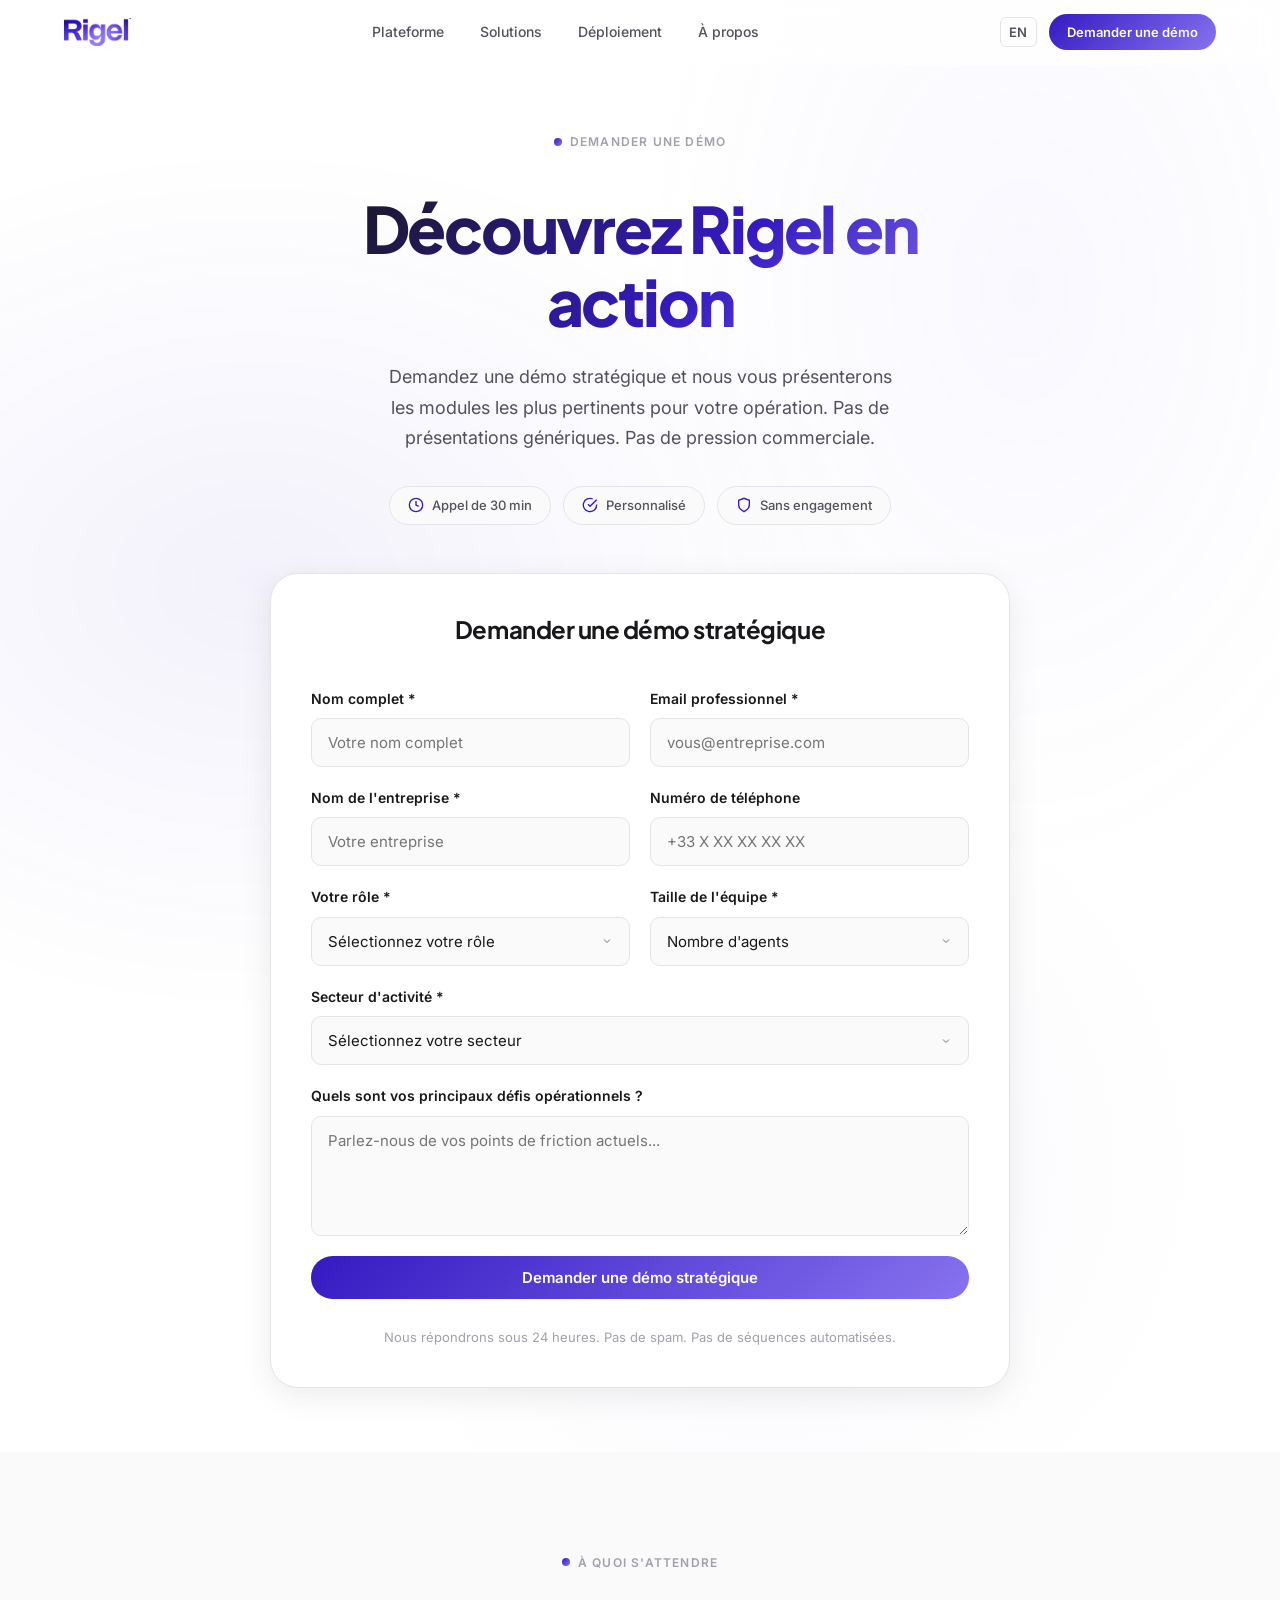
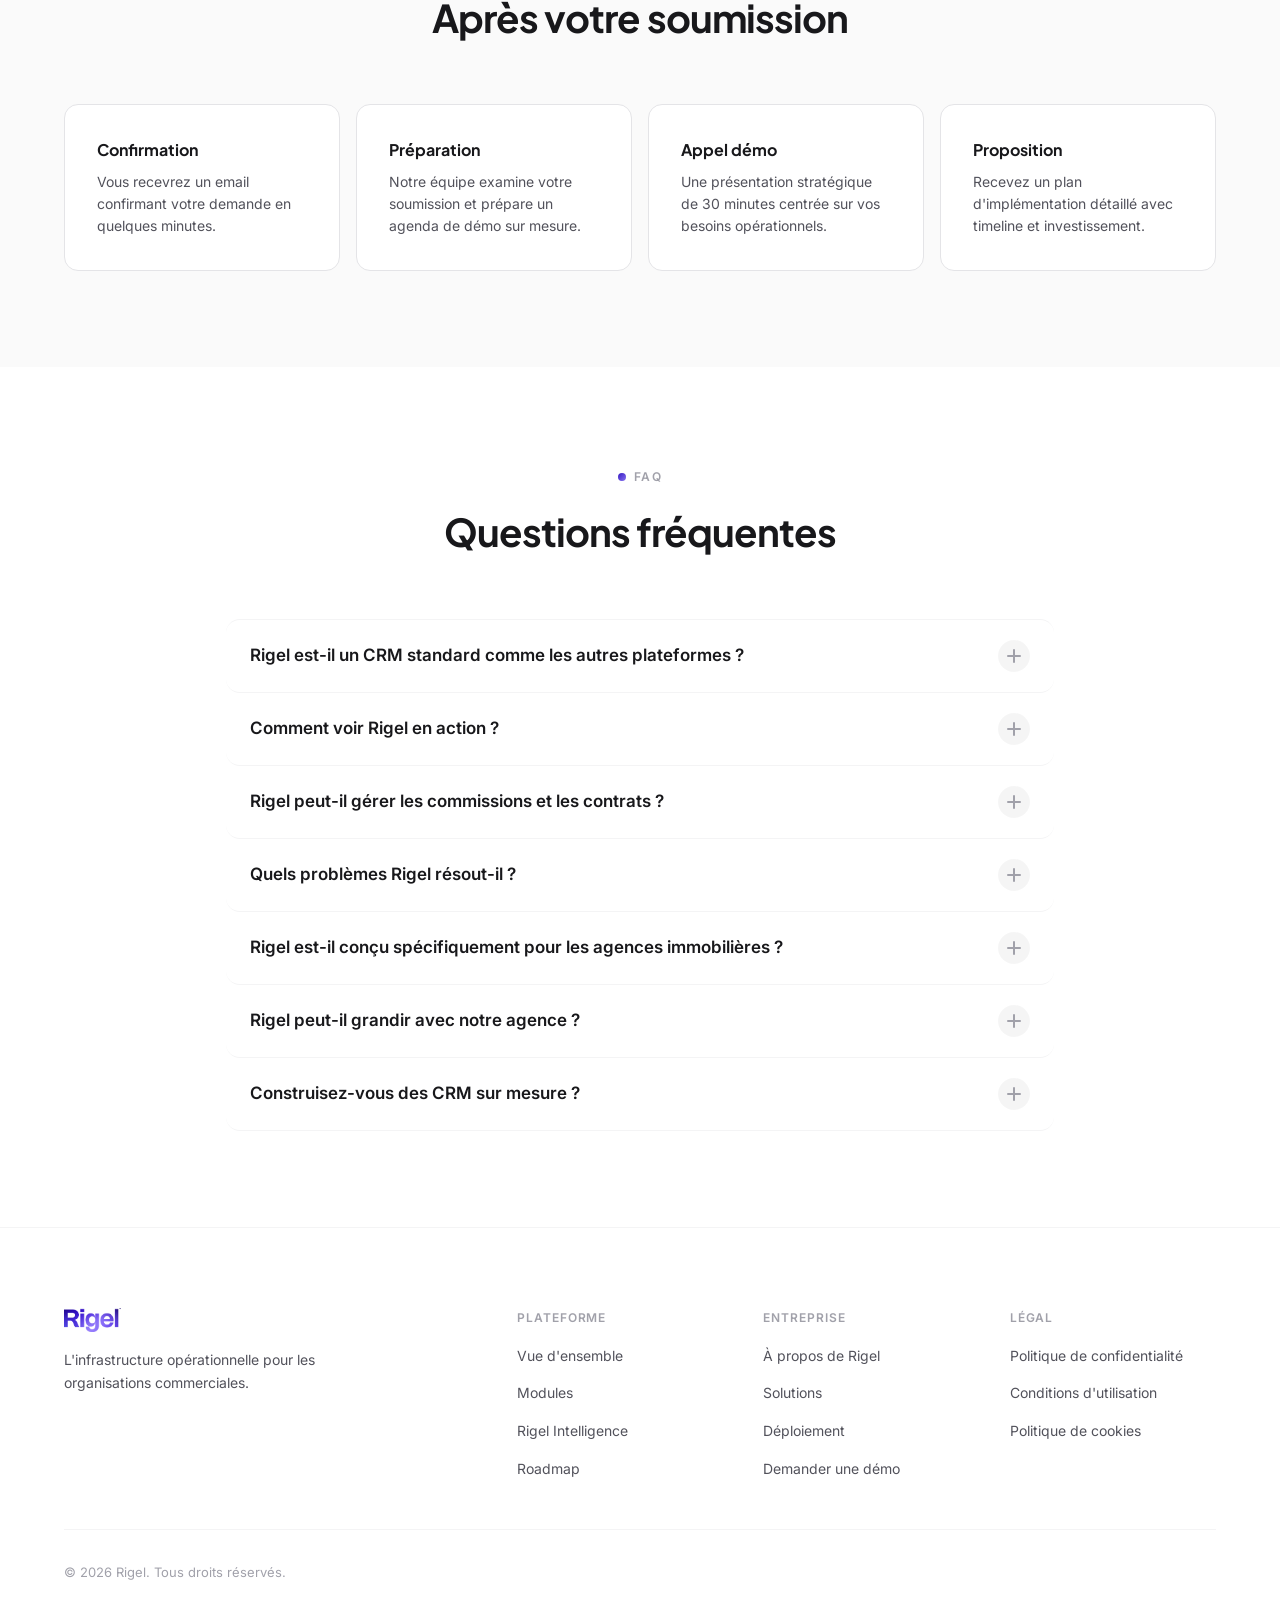
<file: fr/demo.html>
<!DOCTYPE html>
<html lang="fr">
<head>
  <meta charset="UTF-8">
  <meta name="viewport" content="width=device-width, initial-scale=1.0">
  <meta name="description" content="Demandez une démo stratégique de Rigel, le système d'exploitation des équipes commerciales.">
  <meta name="theme-color" content="#0A0A0A">
  <title>Demander une démo | Rigel</title>
  <meta property="og:title" content="Demander une démo | Rigel">
  <meta property="og:description" content="Demandez une démo stratégique de Rigel, le système d'exploitation des équipes commerciales.">
  <meta property="og:type" content="website">
  <meta property="og:url" content="https://rigel.io/fr/demo.html">
  <meta property="og:image" content="https://rigel.io/assets/images/og-demo.jpg">
  <meta name="twitter:card" content="summary_large_image">
  <link rel="canonical" href="https://rigel.io/fr/demo">
  <link rel="alternate" hreflang="en" href="https://rigel.io/demo">
  <link rel="alternate" hreflang="fr" href="https://rigel.io/fr/demo">
  <link rel="icon" href="../assets/images/favicon.svg" type="image/svg+xml">
  <link rel="preconnect" href="https://fonts.googleapis.com">
  <link rel="preconnect" href="https://fonts.gstatic.com" crossorigin>
  <link href="https://fonts.googleapis.com/css2?family=Inter:wght@400;500;600&family=Plus+Jakarta+Sans:wght@600;700;800&display=swap" rel="stylesheet">
  <link rel="stylesheet" href="../css/styles.css">
</head>
<body>
  <a href="#main" class="skip-link">Aller au contenu</a>
  <div class="scroll-progress" aria-hidden="true"></div>

  <nav class="nav">
    <div class="nav__inner">
      <a href="./" class="nav__logo">
        <img src="../assets/images/logo-rigel.png" alt="Rigel" class="nav__logo-img">
      </a>
      <div class="nav__links">
        <a href="platform" class="nav__link">Plateforme</a>
        <a href="solutions" class="nav__link">Solutions</a>
        <a href="deployment" class="nav__link">Déploiement</a>
        <a href="about" class="nav__link">À propos</a>
      </div>
      <div class="nav__actions">
        <a href="../demo" class="nav__lang" aria-label="English">EN</a>
        <a href="demo" class="btn btn--primary btn--sm">Demander une démo</a>
        <button class="nav__burger" aria-label="Menu"><span></span><span></span><span></span></button>
      </div>
    </div>
    <div class="nav__mobile">
      <a href="./" class="nav__mobile-link">Accueil</a>
      <a href="platform" class="nav__mobile-link">Plateforme</a>
      <a href="solutions" class="nav__mobile-link">Solutions</a>
      <a href="deployment" class="nav__mobile-link">Déploiement</a>
      <a href="about" class="nav__mobile-link">À propos</a>
      <div class="nav__mobile-actions">
        <a href="../demo" class="btn btn--outline btn--full">English</a>
        <a href="demo" class="btn btn--primary btn--full">Demander une démo</a>
      </div>
    </div>
  </nav>

  <main id="main">
  <!-- Demo Hero -->
  <section class="demo-hero">
    <div class="demo-hero__glow" aria-hidden="true"></div>
    <div class="container">
      <div class="demo-hero__header fade-in-blur">
        <div class="tag">Demander une démo</div>
        <h1 class="t-display demo-hero__title">Découvrez Rigel en action</h1>
        <p class="demo-hero__subtitle">Demandez une démo stratégique et nous vous présenterons les modules les plus pertinents pour votre opération. Pas de présentations génériques. Pas de pression commerciale.</p>
        <div class="demo-chips">
          <div class="demo-chip">
            <svg fill="none" stroke="currentColor" stroke-width="2" viewBox="0 0 24 24"><circle cx="12" cy="12" r="10"/><path d="M12 6v6l4 2"/></svg>
            Appel de 30 min
          </div>
          <div class="demo-chip">
            <svg fill="none" stroke="currentColor" stroke-width="2" viewBox="0 0 24 24"><path d="M22 11.08V12a10 10 0 11-5.93-9.14"/><path d="M22 4L12 14.01l-3-3"/></svg>
            Personnalisé
          </div>
          <div class="demo-chip">
            <svg fill="none" stroke="currentColor" stroke-width="2" viewBox="0 0 24 24"><path d="M12 22s8-4 8-10V5l-8-3-8 3v7c0 6 8 10 8 10z"/></svg>
            Sans engagement
          </div>
        </div>
      </div>

      <div class="demo-form-card fade-in">
        <form class="form" id="demo-form">
          <h3 class="t-h3 mb-6">Demander une démo stratégique</h3>
          
          <div class="form__row">
            <div class="form__group">
              <label class="form__label" for="fullName">Nom complet *</label>
              <input class="form__input" type="text" id="fullName" name="fullName" placeholder="Votre nom complet" required>
            </div>
            <div class="form__group">
              <label class="form__label" for="email">Email professionnel *</label>
              <input class="form__input" type="email" id="email" name="email" placeholder="vous@entreprise.com" required>
            </div>
          </div>
          
          <div class="form__row">
            <div class="form__group">
              <label class="form__label" for="company">Nom de l'entreprise *</label>
              <input class="form__input" type="text" id="company" name="company" placeholder="Votre entreprise" required>
            </div>
            <div class="form__group">
              <label class="form__label" for="phone">Numéro de téléphone</label>
              <input class="form__input" type="tel" id="phone" name="phone" placeholder="+33 X XX XX XX XX">
            </div>
          </div>
          
          <div class="form__row">
            <div class="form__group">
              <label class="form__label" for="role">Votre rôle *</label>
              <select class="form__input form__select" id="role" name="role" required>
                <option value="" disabled selected>Sélectionnez votre rôle</option>
                <option value="ceo">CEO / Fondateur</option>
                <option value="coo">COO / Directeur des opérations</option>
                <option value="sales-director">Directeur commercial</option>
                <option value="team-leader">Team Leader</option>
                <option value="manager">Directeur d'agence</option>
                <option value="other">Autre</option>
              </select>
            </div>
            <div class="form__group">
              <label class="form__label" for="teamSize">Taille de l'équipe *</label>
              <select class="form__input form__select" id="teamSize" name="teamSize" required>
                <option value="" disabled selected>Nombre d'agents</option>
                <option value="5-15">5 – 15</option>
                <option value="15-50">15 – 50</option>
                <option value="50-100">50 – 100</option>
                <option value="100+">100+</option>
              </select>
            </div>
          </div>
          
          <div class="form__group">
            <label class="form__label" for="industry">Secteur d'activité *</label>
            <select class="form__input form__select" id="industry" name="industry" required>
              <option value="" disabled selected>Sélectionnez votre secteur</option>
              <option value="real-estate">Immobilier</option>
              <option value="financial-services">Services financiers</option>
              <option value="insurance">Assurance</option>
              <option value="luxury-goods">Biens de luxe</option>
              <option value="b2b-sales">Vente B2B</option>
              <option value="other">Autre</option>
            </select>
          </div>
          
          <div class="form__group">
            <label class="form__label" for="message">Quels sont vos principaux défis opérationnels ?</label>
            <textarea class="form__input form__textarea" id="message" name="message" rows="3" placeholder="Parlez-nous de vos points de friction actuels..."></textarea>
          </div>
          
          <button type="submit" class="btn btn--primary btn--full btn--lg">Demander une démo stratégique</button>
          
          <p class="form__note">Nous répondrons sous 24 heures. Pas de spam. Pas de séquences automatisées.</p>
        </form>
      </div>
    </div>
  </section>

  <!-- Indicateurs de confiance -->
  <section class="section section--soft demo-process">
    <div class="container">
      <div class="section-header section-header--center fade-in-blur">
        <div class="tag" style="justify-content:center;">À quoi s'attendre</div>
        <h2 class="t-h2">Après votre soumission</h2>
      </div>
      <div class="process fade-in">
        <div class="process__step">
          <h4 class="process__title">Confirmation</h4>
          <p class="process__text">Vous recevrez un email confirmant votre demande en quelques minutes.</p>
        </div>
        <div class="process__step">
          <h4 class="process__title">Préparation</h4>
          <p class="process__text">Notre équipe examine votre soumission et prépare un agenda de démo sur mesure.</p>
        </div>
        <div class="process__step">
          <h4 class="process__title">Appel démo</h4>
          <p class="process__text">Une présentation stratégique de 30 minutes centrée sur vos besoins opérationnels.</p>
        </div>
        <div class="process__step">
          <h4 class="process__title">Proposition</h4>
          <p class="process__text">Recevez un plan d'implémentation détaillé avec timeline et investissement.</p>
        </div>
      </div>
    </div>
  </section>

  <!-- FAQ -->
  <section class="section">
    <div class="container">
      <div class="section-header section-header--center fade-in-blur">
        <div class="tag">FAQ</div>
        <h2 class="t-h2">Questions fréquentes</h2>
      </div>
      <div class="faq fade-in">
        <div class="faq__item">
          <button class="faq__question">Rigel est-il un CRM standard comme les autres plateformes ?<span class="faq__icon"></span></button>
          <div class="faq__answer">
            <p>Non. Rigel n'est pas un CRM générique.</p>
            <p>La plupart des CRM obligent les entreprises à adapter leurs processus au logiciel. Rigel suit l'approche inverse.</p>
            <p>Rigel est configuré et structuré selon le fonctionnement de votre agence. Distribution des leads, hiérarchie d'équipe, structures de commissions, workflows et reporting sont modélisés pour refléter l'organisation interne de votre entreprise.</p>
            <p>L'objectif n'est pas de changer le fonctionnement de votre agence, mais de fournir un système qui le soutient et le renforce.</p>
          </div>
        </div>
        <div class="faq__item">
          <button class="faq__question">Comment voir Rigel en action ?<span class="faq__icon"></span></button>
          <div class="faq__answer">
            <p>Vous pouvez demander une démonstration en direct avec notre équipe.</p>
            <p>Lors de la démo, nous vous présenterons la plateforme et montrerons comment Rigel gère les leads, deals, équipes, contrats et commissions dans un workflow opérationnel réel.</p>
            <p>Cette session nous permet également de comprendre le fonctionnement de votre agence et comment Rigel peut être adapté à votre structure.</p>
          </div>
        </div>
        <div class="faq__item">
          <button class="faq__question">Rigel peut-il gérer les commissions et les contrats ?<span class="faq__icon"></span></button>
          <div class="faq__answer">
            <p>Oui.</p>
            <p>Rigel permet aux agences de créer et suivre les contrats, gérer la progression des deals et calculer automatiquement les commissions selon votre structure de commissions interne.</p>
            <p>Cela élimine les tableurs manuels et réduit significativement les erreurs de commissions.</p>
          </div>
        </div>
        <div class="faq__item">
          <button class="faq__question">Quels problèmes Rigel résout-il ?<span class="faq__icon"></span></button>
          <div class="faq__answer">
            <p>La plupart des agences immobilières opèrent avec des systèmes fragmentés.</p>
            <p>Les leads arrivent depuis des portails et plateformes publicitaires, les conversations se font sur des apps de messagerie, les contrats sont gérés séparément et les commissions sont calculées manuellement.</p>
            <p>Rigel centralise l'ensemble du processus commercial dans un seul environnement opérationnel, offrant structure, automatisation et visibilité en temps réel pour la direction et les agents.</p>
          </div>
        </div>

        <div class="faq__item">
          <button class="faq__question">Rigel est-il conçu spécifiquement pour les agences immobilières ?<span class="faq__icon"></span></button>
          <div class="faq__answer">
            <p>Oui.</p>
            <p>Rigel est conçu pour les agences gérant des leads à haute valeur, des pipelines de deals complexes et des équipes basées sur les commissions.</p>
            <p>La plateforme reflète la réalité opérationnelle des entreprises immobilières, en particulier les agences gérant des leads depuis des portails comme Property Finder, Bayut ou des campagnes publicitaires.</p>
          </div>
        </div>

        <div class="faq__item">
          <button class="faq__question">Rigel peut-il grandir avec notre agence ?<span class="faq__icon"></span></button>
          <div class="faq__answer">
            <p>Oui.</p>
            <p>Rigel est conçu pour évoluer avec votre organisation.</p>
            <p>Que votre équipe soit composée de quelques agents ou d'une grande structure commerciale, la plateforme s'adapte à votre hiérarchie, volume de leads et complexité opérationnelle.</p>
          </div>
        </div>        <div class="faq__item">
          <button class="faq__question">Construisez-vous des CRM sur mesure ?<span class="faq__icon"></span></button>
          <div class="faq__answer">
            <p>Oui.</p>
            <p>En plus de Rigel, nous concevons également des plateformes CRM sur mesure adaptées à des industries et besoins opérationnels spécifiques.</p>
            <p>Ces systèmes sont construits de A à Z selon les workflows, le modèle économique et les processus internes de l'organisation.</p>
            <p>Que ce soit pour l'immobilier, les équipes commerciales ou d'autres industries aux structures opérationnelles complexes, nous pouvons concevoir une infrastructure CRM adaptée au fonctionnement de votre entreprise.</p>
          </div>
        </div>      </div>
    </div>
  </section>

  </main>

  <footer class="footer">
    <div class="container">
      <div class="footer__grid">
        <div class="footer__brand">
          <a href="./" class="footer__logo"><img src="../assets/images/logo-rigel.png" alt="Rigel" class="footer__logo-img"></a>
          <p class="footer__desc">L'infrastructure opérationnelle pour les organisations commerciales.</p>
        </div>
        <div>
          <h4 class="footer__col-title">Plateforme</h4>
          <ul class="footer__links">
            <li><a href="platform" class="footer__link">Vue d'ensemble</a></li>
            <li><a href="platform.html#modules" class="footer__link">Modules</a></li>
            <li><a href="platform.html#rigel-intelligence" class="footer__link">Rigel Intelligence</a></li>
            <li><a href="platform.html#roadmap" class="footer__link">Roadmap</a></li>
          </ul>
        </div>
        <div>
          <h4 class="footer__col-title">Entreprise</h4>
          <ul class="footer__links">
            <li><a href="about" class="footer__link">À propos de Rigel</a></li>
            <li><a href="solutions" class="footer__link">Solutions</a></li>
            <li><a href="deployment" class="footer__link">Déploiement</a></li>
            <li><a href="demo" class="footer__link">Demander une démo</a></li>
          </ul>
        </div>
        <div>
          <h4 class="footer__col-title">Légal</h4>
          <ul class="footer__links">
            <li><a href="legal.html#privacy" class="footer__link">Politique de confidentialité</a></li>
            <li><a href="legal.html#terms" class="footer__link">Conditions d'utilisation</a></li>
            <li><a href="legal.html#cookies" class="footer__link">Politique de cookies</a></li>
          </ul>
        </div>
      </div>
      <div class="footer__bottom">
        <p class="footer__copy">&copy; 2026 Rigel. Tous droits réservés.</p>
      </div>
    </div>
  </footer>

  <a href="https://wa.me/971000000000" target="_blank" rel="noopener" class="whatsapp-btn" aria-label="WhatsApp">
    <svg viewBox="0 0 24 24" fill="currentColor" width="22" height="22"><path d="M17.472 14.382c-.297-.149-1.758-.867-2.03-.967-.273-.099-.471-.148-.67.15-.197.297-.767.966-.94 1.164-.173.199-.347.223-.644.075-.297-.15-1.255-.463-2.39-1.475-.883-.788-1.48-1.761-1.653-2.059-.173-.297-.018-.458.13-.606.134-.133.298-.347.446-.52.149-.174.198-.298.298-.497.099-.198.05-.371-.025-.52-.075-.149-.669-1.612-.916-2.207-.242-.579-.487-.5-.669-.51-.173-.008-.371-.01-.57-.01-.198 0-.52.074-.792.372-.272.297-1.04 1.016-1.04 2.479 0 1.462 1.065 2.875 1.213 3.074.149.198 2.096 3.2 5.077 4.487.709.306 1.262.489 1.694.625.712.227 1.36.195 1.871.118.571-.085 1.758-.719 2.006-1.413.248-.694.248-1.289.173-1.413-.074-.124-.272-.198-.57-.347m-5.421 7.403h-.004a9.87 9.87 0 01-5.031-1.378l-.361-.214-3.741.982.998-3.648-.235-.374a9.86 9.86 0 01-1.51-5.26c.001-5.45 4.436-9.884 9.888-9.884 2.64 0 5.122 1.03 6.988 2.898a9.825 9.825 0 012.893 6.994c-.003 5.45-4.437 9.884-9.885 9.884m8.413-18.297A11.815 11.815 0 0012.05 0C5.495 0 .16 5.335.157 11.892c0 2.096.547 4.142 1.588 5.945L.057 24l6.305-1.654a11.882 11.882 0 005.683 1.448h.005c6.554 0 11.89-5.335 11.893-11.893a11.821 11.821 0 00-3.48-8.413z"/></svg>
    <span class="whatsapp-btn__text">Contactez-nous</span>
  </a>
  <button class="back-to-top" aria-label="Retour en haut">
    <svg width="20" height="20" fill="none" stroke="currentColor" stroke-width="2" viewBox="0 0 24 24"><path d="M18 15l-6-6-6 6"/></svg>
  </button>
  <script src="../js/main.js" defer></script>
</body>
</html>
</file>
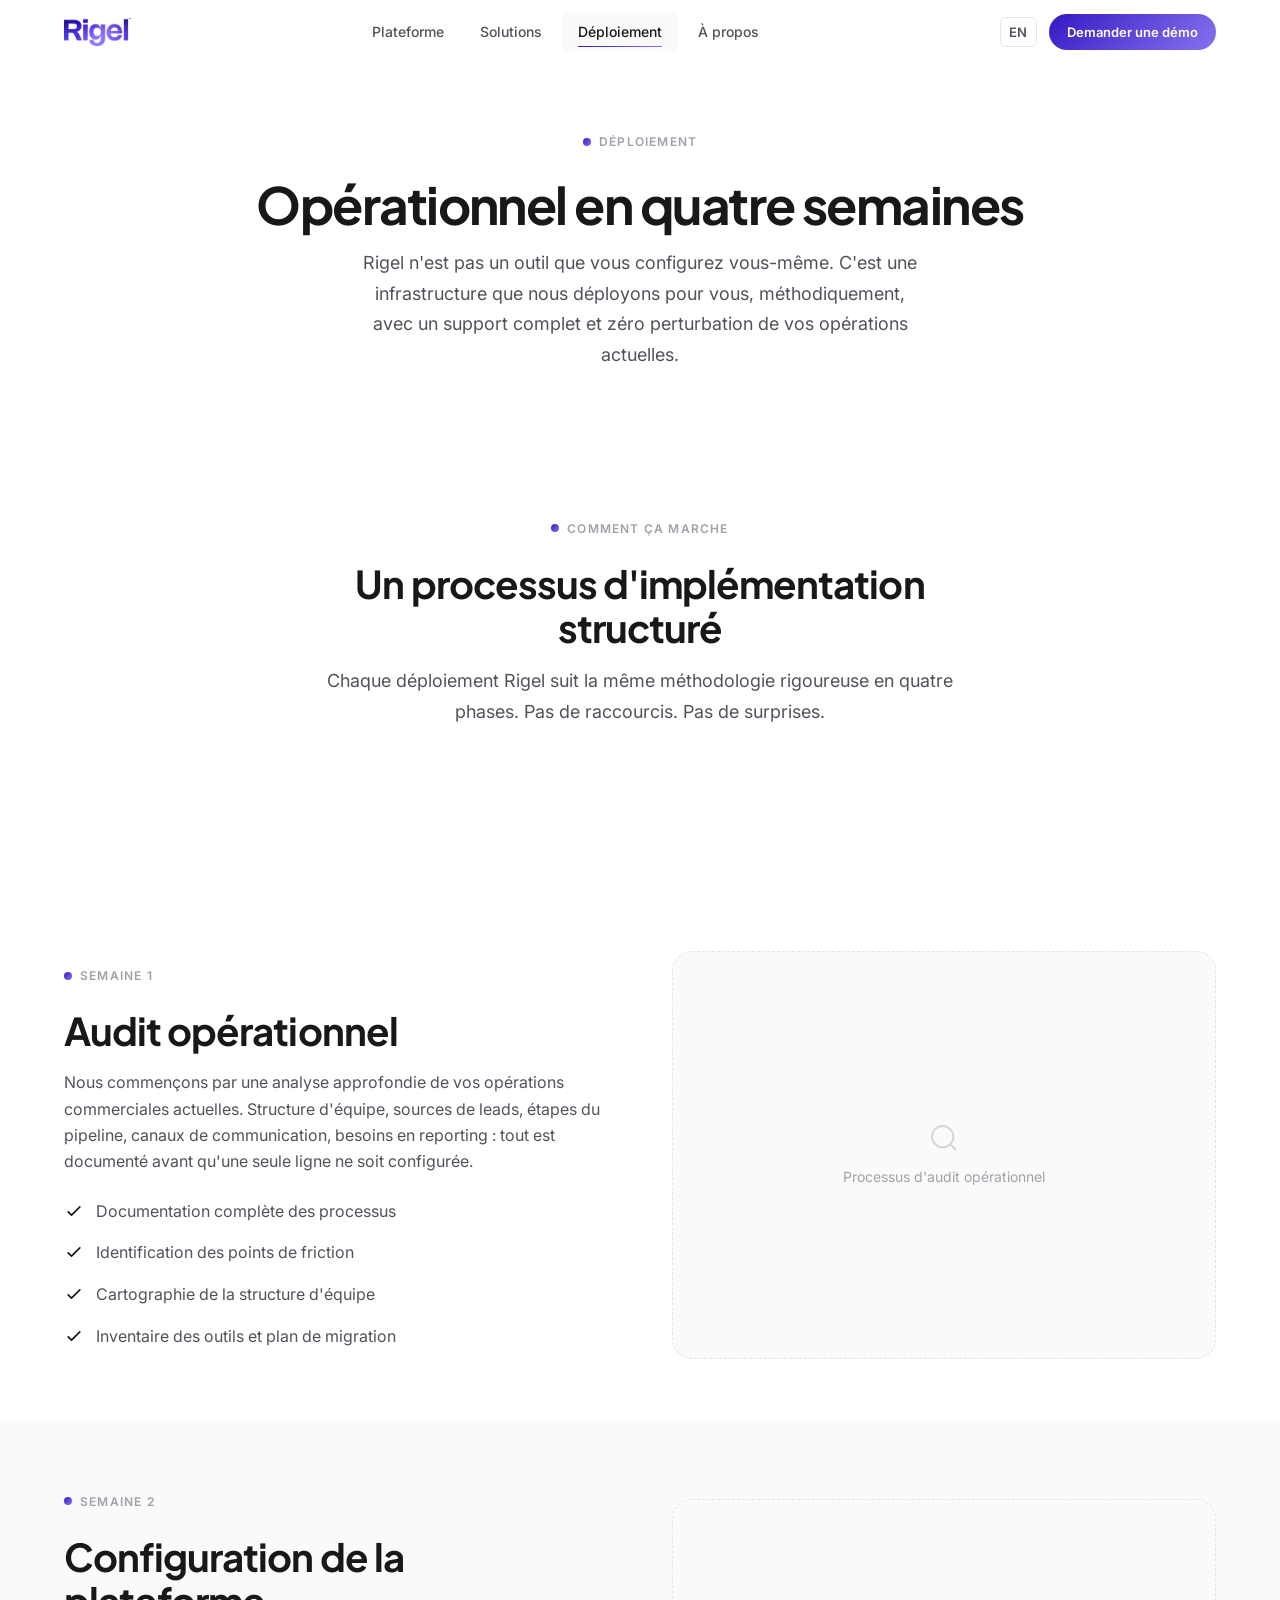
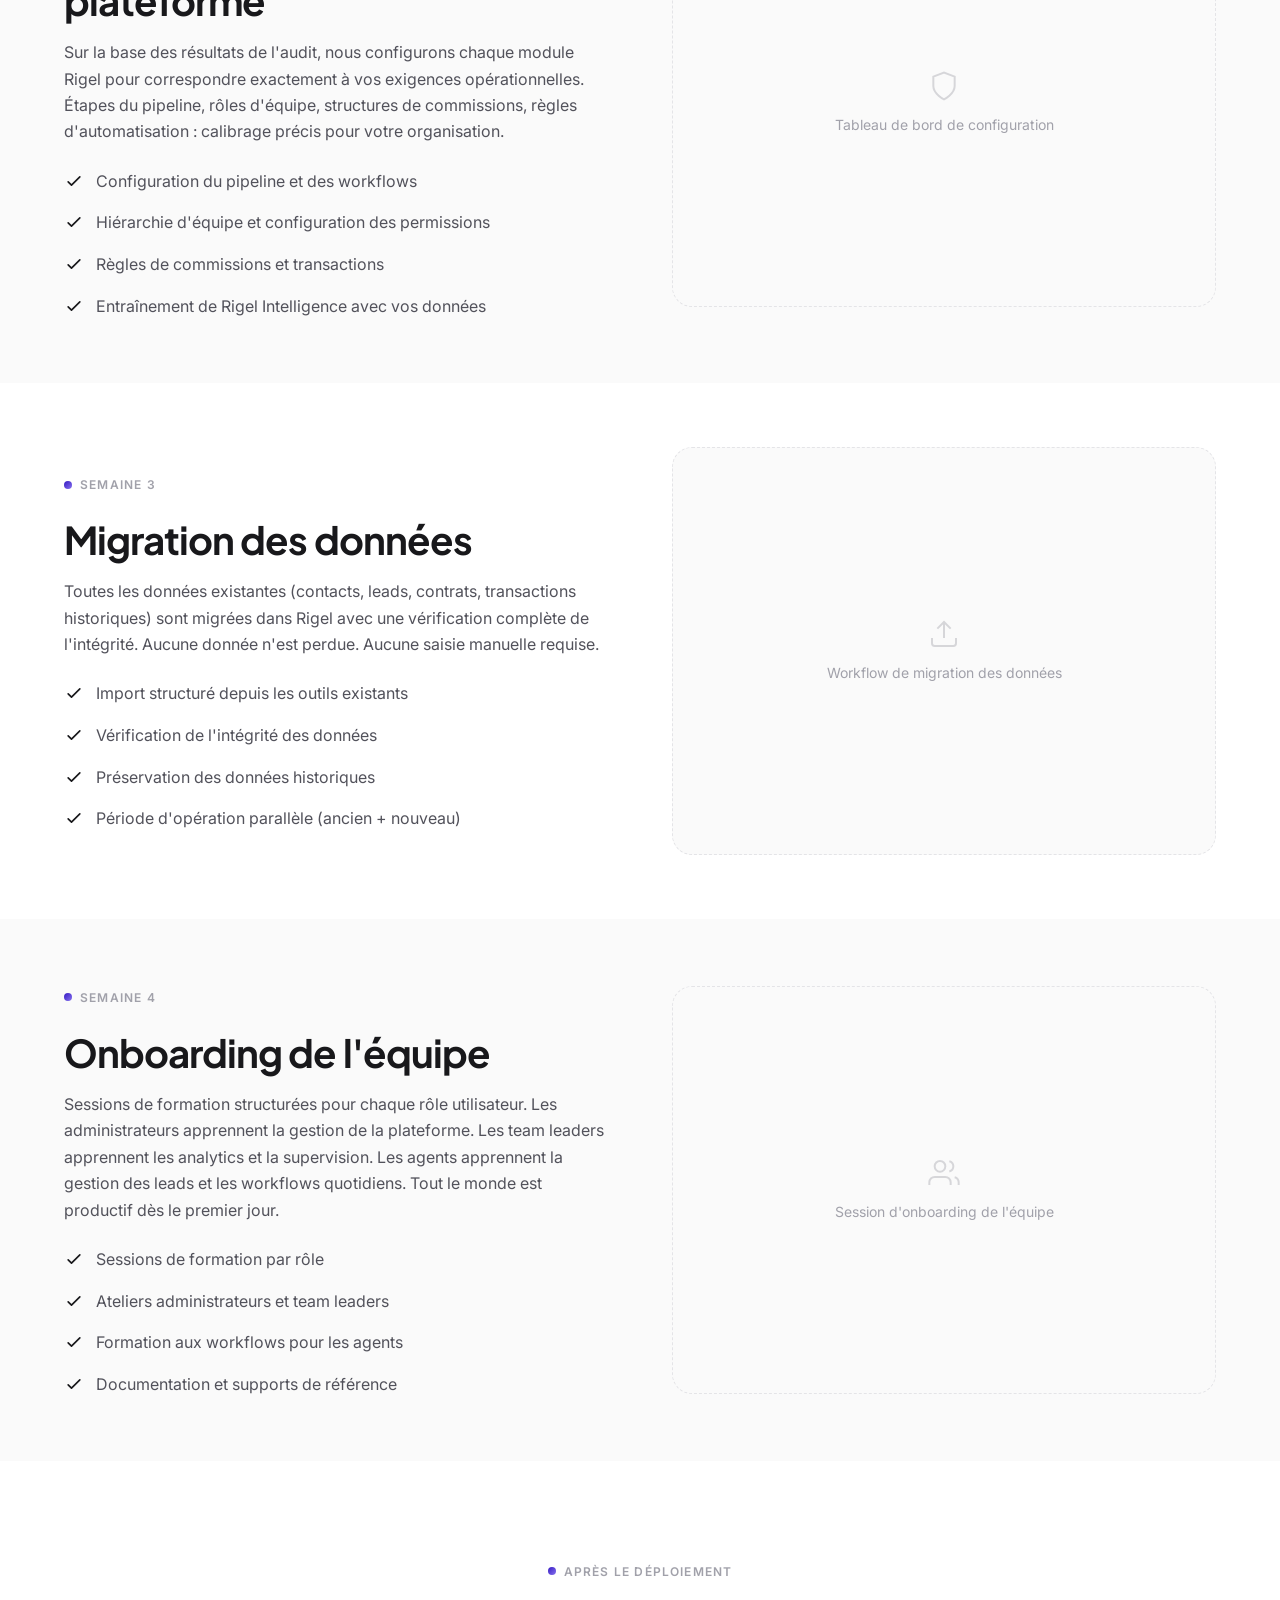
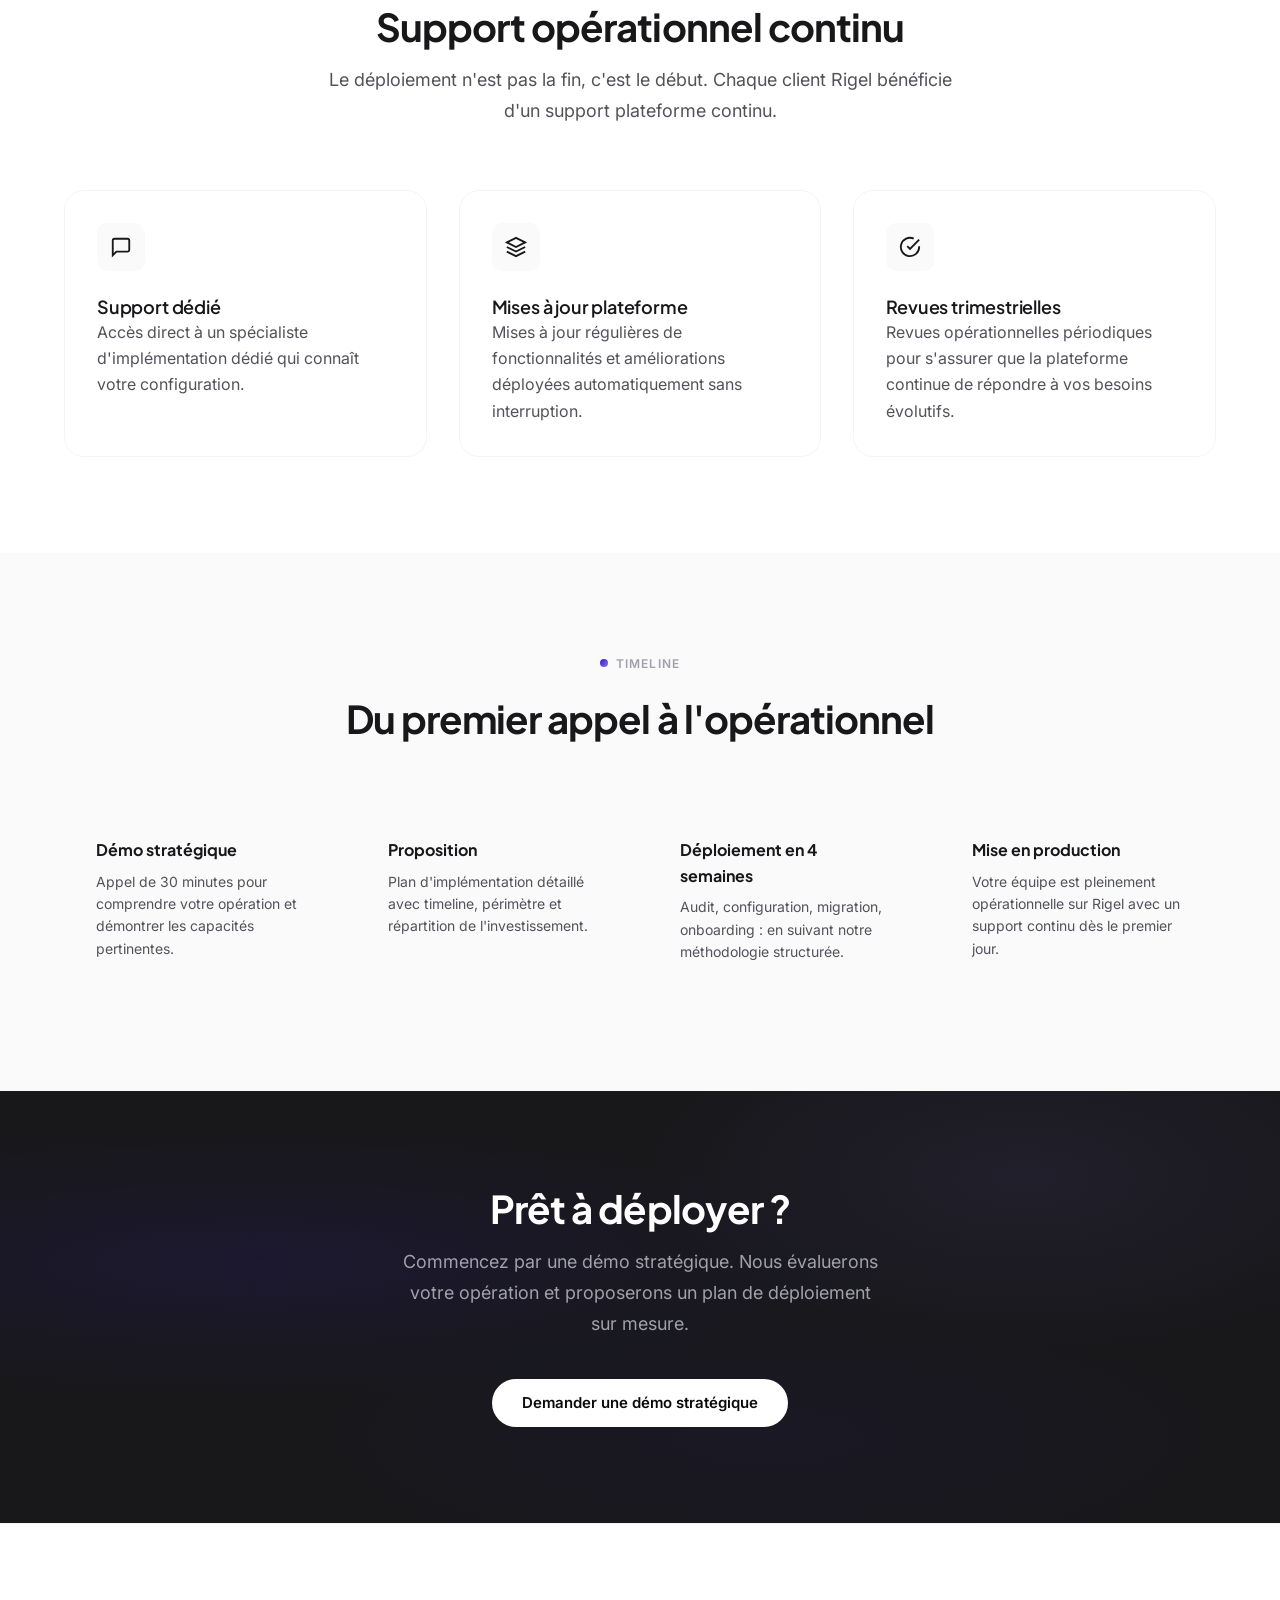
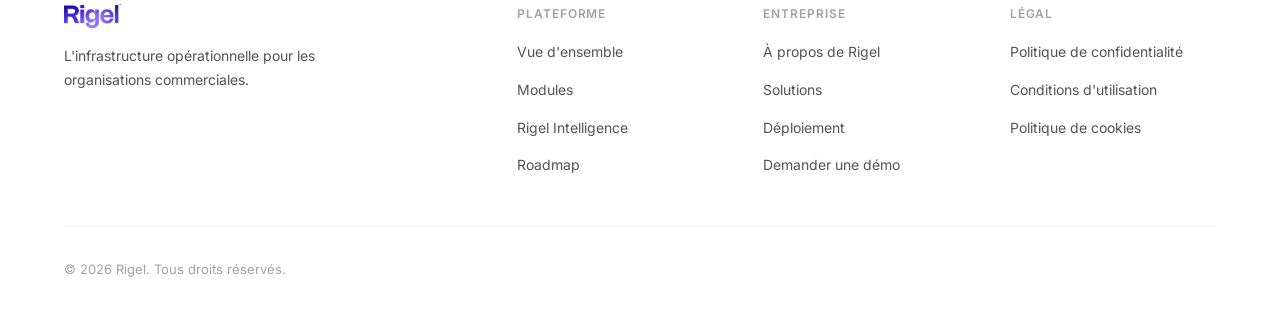
<file: fr/deployment.html>
<!DOCTYPE html>
<html lang="fr">
<head>
  <meta charset="UTF-8">
  <meta name="viewport" content="width=device-width, initial-scale=1.0">
  <meta name="description" content="Déploiement Rigel, un processus d'implémentation structuré en 4 semaines, de l'audit opérationnel à l'onboarding complet de l'équipe.">
  <meta name="theme-color" content="#0A0A0A">
  <title>Déploiement | Rigel</title>
  <meta property="og:title" content="Déploiement | Rigel">
  <meta property="og:description" content="Un processus d'implémentation structuré en 4 semaines, de l'audit opérationnel à l'onboarding complet de l'équipe.">
  <meta property="og:type" content="website">
  <meta property="og:url" content="https://rigel.io/fr/deployment.html">
  <meta property="og:image" content="https://rigel.io/assets/images/og-deployment.jpg">
  <meta name="twitter:card" content="summary_large_image">
  <link rel="canonical" href="https://rigel.io/fr/deployment">
  <link rel="alternate" hreflang="en" href="https://rigel.io/deployment">
  <link rel="alternate" hreflang="fr" href="https://rigel.io/fr/deployment">
  <link rel="icon" href="../assets/images/favicon.svg" type="image/svg+xml">
  <link rel="preconnect" href="https://fonts.googleapis.com">
  <link rel="preconnect" href="https://fonts.gstatic.com" crossorigin>
  <link href="https://fonts.googleapis.com/css2?family=Inter:wght@400;500;600&family=Plus+Jakarta+Sans:wght@600;700;800&display=swap" rel="stylesheet">
  <link rel="stylesheet" href="../css/styles.css">
</head>
<body>
  <a href="#main" class="skip-link">Aller au contenu</a>
  <div class="scroll-progress" aria-hidden="true"></div>

  <nav class="nav">
    <div class="nav__inner">
      <a href="./" class="nav__logo">
        <img src="../assets/images/logo-rigel.png" alt="Rigel" class="nav__logo-img">
      </a>
      <div class="nav__links">
        <a href="platform" class="nav__link">Plateforme</a>
        <a href="solutions" class="nav__link">Solutions</a>
        <a href="deployment" class="nav__link active">Déploiement</a>
        <a href="about" class="nav__link">À propos</a>
      </div>
      <div class="nav__actions">
        <a href="../deployment" class="nav__lang" aria-label="English">EN</a>
        <a href="demo" class="btn btn--primary btn--sm">Demander une démo</a>
        <button class="nav__burger" aria-label="Menu"><span></span><span></span><span></span></button>
      </div>
    </div>
    <div class="nav__mobile">
      <a href="./" class="nav__mobile-link">Accueil</a>
      <a href="platform" class="nav__mobile-link">Plateforme</a>
      <a href="solutions" class="nav__mobile-link">Solutions</a>
      <a href="deployment" class="nav__mobile-link">Déploiement</a>
      <a href="about" class="nav__mobile-link">À propos</a>
      <div class="nav__mobile-actions">
        <a href="../deployment" class="btn btn--outline btn--full">English</a>
        <a href="demo" class="btn btn--primary btn--full">Demander une démo</a>
      </div>
    </div>
  </nav>

  <main id="main">
  <section class="page-header">
    <div class="container">
      <div class="tag">Déploiement</div>
      <h1 class="t-h1 page-header__title">Opérationnel en quatre semaines</h1>
      <p class="page-header__text">Rigel n'est pas un outil que vous configurez vous-même. C'est une infrastructure que nous déployons pour vous, méthodiquement, avec un support complet et zéro perturbation de vos opérations actuelles.</p>
    </div>
  </section>

  <!-- Vue d'ensemble du processus -->
  <section class="section">
    <div class="container">
      <div class="section-header section-header--center fade-in-blur">
        <div class="tag" style="justify-content:center;">Comment ça marche</div>
        <h2 class="t-h2">Un processus d'implémentation structuré</h2>
        <p class="t-body-lg">Chaque déploiement Rigel suit la même méthodologie rigoureuse en quatre phases. Pas de raccourcis. Pas de surprises.</p>
      </div>
    </div>
  </section>

  <!-- Phase 1 -->
  <section class="section--sm">
    <div class="container">
      <div class="split">
        <div class="split__content fade-in-left">
          <div class="tag">Semaine 1</div>
          <h3 class="t-h2 mb-4">Audit opérationnel</h3>
          <p class="t-body mb-6">Nous commençons par une analyse approfondie de vos opérations commerciales actuelles. Structure d'équipe, sources de leads, étapes du pipeline, canaux de communication, besoins en reporting : tout est documenté avant qu'une seule ligne ne soit configurée.</p>
          <ul class="feature-list">
            <li><svg class="feature-list__check" fill="none" stroke="currentColor" viewBox="0 0 24 24"><path stroke-linecap="round" stroke-linejoin="round" stroke-width="2" d="M5 13l4 4L19 7"/></svg>Documentation complète des processus</li>
            <li><svg class="feature-list__check" fill="none" stroke="currentColor" viewBox="0 0 24 24"><path stroke-linecap="round" stroke-linejoin="round" stroke-width="2" d="M5 13l4 4L19 7"/></svg>Identification des points de friction</li>
            <li><svg class="feature-list__check" fill="none" stroke="currentColor" viewBox="0 0 24 24"><path stroke-linecap="round" stroke-linejoin="round" stroke-width="2" d="M5 13l4 4L19 7"/></svg>Cartographie de la structure d'équipe</li>
            <li><svg class="feature-list__check" fill="none" stroke="currentColor" viewBox="0 0 24 24"><path stroke-linecap="round" stroke-linejoin="round" stroke-width="2" d="M5 13l4 4L19 7"/></svg>Inventaire des outils et plan de migration</li>
          </ul>
        </div>
        <div class="split__media fade-in-right">
          <div class="visual-placeholder" style="aspect-ratio:4/3;"><svg fill="none" stroke="currentColor" stroke-width="1.5" viewBox="0 0 24 24"><circle cx="11" cy="11" r="8"/><path d="M21 21l-4.35-4.35"/></svg><span>Processus d'audit opérationnel</span></div>
        </div>
      </div>
    </div>
  </section>

  <!-- Phase 2 -->
  <section class="section--sm section--soft">
    <div class="container">
      <div class="split split--reverse">
        <div class="split__content fade-in-right">
          <div class="tag">Semaine 2</div>
          <h3 class="t-h2 mb-4">Configuration de la plateforme</h3>
          <p class="t-body mb-6">Sur la base des résultats de l'audit, nous configurons chaque module Rigel pour correspondre exactement à vos exigences opérationnelles. Étapes du pipeline, rôles d'équipe, structures de commissions, règles d'automatisation : calibrage précis pour votre organisation.</p>
          <ul class="feature-list">
            <li><svg class="feature-list__check" fill="none" stroke="currentColor" viewBox="0 0 24 24"><path stroke-linecap="round" stroke-linejoin="round" stroke-width="2" d="M5 13l4 4L19 7"/></svg>Configuration du pipeline et des workflows</li>
            <li><svg class="feature-list__check" fill="none" stroke="currentColor" viewBox="0 0 24 24"><path stroke-linecap="round" stroke-linejoin="round" stroke-width="2" d="M5 13l4 4L19 7"/></svg>Hiérarchie d'équipe et configuration des permissions</li>
            <li><svg class="feature-list__check" fill="none" stroke="currentColor" viewBox="0 0 24 24"><path stroke-linecap="round" stroke-linejoin="round" stroke-width="2" d="M5 13l4 4L19 7"/></svg>Règles de commissions et transactions</li>
            <li><svg class="feature-list__check" fill="none" stroke="currentColor" viewBox="0 0 24 24"><path stroke-linecap="round" stroke-linejoin="round" stroke-width="2" d="M5 13l4 4L19 7"/></svg>Entraînement de Rigel Intelligence avec vos données</li>
          </ul>
        </div>
        <div class="split__media fade-in-left">
          <div class="visual-placeholder" style="aspect-ratio:4/3;"><svg fill="none" stroke="currentColor" stroke-width="1.5" viewBox="0 0 24 24"><path d="M12 22s8-4 8-10V5l-8-3-8 3v7c0 6 8 10 8 10z"/></svg><span>Tableau de bord de configuration</span></div>
        </div>
      </div>
    </div>
  </section>

  <!-- Phase 3 -->
  <section class="section--sm">
    <div class="container">
      <div class="split">
        <div class="split__content fade-in-left">
          <div class="tag">Semaine 3</div>
          <h3 class="t-h2 mb-4">Migration des données</h3>
          <p class="t-body mb-6">Toutes les données existantes (contacts, leads, contrats, transactions historiques) sont migrées dans Rigel avec une vérification complète de l'intégrité. Aucune donnée n'est perdue. Aucune saisie manuelle requise.</p>
          <ul class="feature-list">
            <li><svg class="feature-list__check" fill="none" stroke="currentColor" viewBox="0 0 24 24"><path stroke-linecap="round" stroke-linejoin="round" stroke-width="2" d="M5 13l4 4L19 7"/></svg>Import structuré depuis les outils existants</li>
            <li><svg class="feature-list__check" fill="none" stroke="currentColor" viewBox="0 0 24 24"><path stroke-linecap="round" stroke-linejoin="round" stroke-width="2" d="M5 13l4 4L19 7"/></svg>Vérification de l'intégrité des données</li>
            <li><svg class="feature-list__check" fill="none" stroke="currentColor" viewBox="0 0 24 24"><path stroke-linecap="round" stroke-linejoin="round" stroke-width="2" d="M5 13l4 4L19 7"/></svg>Préservation des données historiques</li>
            <li><svg class="feature-list__check" fill="none" stroke="currentColor" viewBox="0 0 24 24"><path stroke-linecap="round" stroke-linejoin="round" stroke-width="2" d="M5 13l4 4L19 7"/></svg>Période d'opération parallèle (ancien + nouveau)</li>
          </ul>
        </div>
        <div class="split__media fade-in-right">
          <div class="visual-placeholder" style="aspect-ratio:4/3;"><svg fill="none" stroke="currentColor" stroke-width="1.5" viewBox="0 0 24 24"><path d="M21 15v4a2 2 0 01-2 2H5a2 2 0 01-2-2v-4M17 8l-5-5-5 5M12 3v12"/></svg><span>Workflow de migration des données</span></div>
        </div>
      </div>
    </div>
  </section>

  <!-- Phase 4 -->
  <section class="section--sm section--soft">
    <div class="container">
      <div class="split split--reverse">
        <div class="split__content fade-in-right">
          <div class="tag">Semaine 4</div>
          <h3 class="t-h2 mb-4">Onboarding de l'équipe</h3>
          <p class="t-body mb-6">Sessions de formation structurées pour chaque rôle utilisateur. Les administrateurs apprennent la gestion de la plateforme. Les team leaders apprennent les analytics et la supervision. Les agents apprennent la gestion des leads et les workflows quotidiens. Tout le monde est productif dès le premier jour.</p>
          <ul class="feature-list">
            <li><svg class="feature-list__check" fill="none" stroke="currentColor" viewBox="0 0 24 24"><path stroke-linecap="round" stroke-linejoin="round" stroke-width="2" d="M5 13l4 4L19 7"/></svg>Sessions de formation par rôle</li>
            <li><svg class="feature-list__check" fill="none" stroke="currentColor" viewBox="0 0 24 24"><path stroke-linecap="round" stroke-linejoin="round" stroke-width="2" d="M5 13l4 4L19 7"/></svg>Ateliers administrateurs et team leaders</li>
            <li><svg class="feature-list__check" fill="none" stroke="currentColor" viewBox="0 0 24 24"><path stroke-linecap="round" stroke-linejoin="round" stroke-width="2" d="M5 13l4 4L19 7"/></svg>Formation aux workflows pour les agents</li>
            <li><svg class="feature-list__check" fill="none" stroke="currentColor" viewBox="0 0 24 24"><path stroke-linecap="round" stroke-linejoin="round" stroke-width="2" d="M5 13l4 4L19 7"/></svg>Documentation et supports de référence</li>
          </ul>
        </div>
        <div class="split__media fade-in-left">
          <div class="visual-placeholder" style="aspect-ratio:4/3;"><svg fill="none" stroke="currentColor" stroke-width="1.5" viewBox="0 0 24 24"><path d="M17 21v-2a4 4 0 00-4-4H5a4 4 0 00-4 4v2"/><circle cx="9" cy="7" r="4"/><path d="M23 21v-2a4 4 0 00-3-3.87M16 3.13a4 4 0 010 7.75"/></svg><span>Session d'onboarding de l'équipe</span></div>
        </div>
      </div>
    </div>
  </section>

  <!-- Post-déploiement -->
  <section class="section">
    <div class="container">
      <div class="section-header section-header--center fade-in-blur">
        <div class="tag" style="justify-content:center;">Après le déploiement</div>
        <h2 class="t-h2">Support opérationnel continu</h2>
        <p class="t-body-lg">Le déploiement n'est pas la fin, c'est le début. Chaque client Rigel bénéficie d'un support plateforme continu.</p>
      </div>
      <div class="grid grid--3 stagger-children">
        <div class="card">
          <div class="card__icon"><svg fill="none" stroke="currentColor" stroke-width="2" viewBox="0 0 24 24"><path d="M21 15a2 2 0 01-2 2H7l-4 4V5a2 2 0 012-2h14a2 2 0 012 2z"/></svg></div>
          <h4 class="t-h4 mb-2">Support dédié</h4>
          <p class="t-body">Accès direct à un spécialiste d'implémentation dédié qui connaît votre configuration.</p>
        </div>
        <div class="card">
          <div class="card__icon"><svg fill="none" stroke="currentColor" stroke-width="2" viewBox="0 0 24 24"><path d="M12 2L2 7l10 5 10-5-10-5zM2 17l10 5 10-5M2 12l10 5 10-5"/></svg></div>
          <h4 class="t-h4 mb-2">Mises à jour plateforme</h4>
          <p class="t-body">Mises à jour régulières de fonctionnalités et améliorations déployées automatiquement sans interruption.</p>
        </div>
        <div class="card">
          <div class="card__icon"><svg fill="none" stroke="currentColor" stroke-width="2" viewBox="0 0 24 24"><path d="M22 11.08V12a10 10 0 11-5.93-9.14"/><path d="M22 4L12 14.01l-3-3"/></svg></div>
          <h4 class="t-h4 mb-2">Revues trimestrielles</h4>
          <p class="t-body">Revues opérationnelles périodiques pour s'assurer que la plateforme continue de répondre à vos besoins évolutifs.</p>
        </div>
      </div>
    </div>
  </section>

  <!-- Résumé timeline -->
  <section class="section section--soft">
    <div class="container">
      <div class="section-header section-header--center fade-in-blur">
        <div class="tag" style="justify-content:center;">Timeline</div>
        <h2 class="t-h2">Du premier appel à l'opérationnel</h2>
      </div>
      <div class="process fade-in">
        <div class="process__step">
          <h4 class="process__title">Démo stratégique</h4>
          <p class="process__text">Appel de 30 minutes pour comprendre votre opération et démontrer les capacités pertinentes.</p>
        </div>
        <div class="process__step">
          <h4 class="process__title">Proposition</h4>
          <p class="process__text">Plan d'implémentation détaillé avec timeline, périmètre et répartition de l'investissement.</p>
        </div>
        <div class="process__step">
          <h4 class="process__title">Déploiement en 4 semaines</h4>
          <p class="process__text">Audit, configuration, migration, onboarding : en suivant notre méthodologie structurée.</p>
        </div>
        <div class="process__step">
          <h4 class="process__title">Mise en production</h4>
          <p class="process__text">Votre équipe est pleinement opérationnelle sur Rigel avec un support continu dès le premier jour.</p>
        </div>
      </div>
    </div>
  </section>

  <!-- CTA -->
  <section class="cta-section">
    <div class="container fade-in-scale">
      <h2 class="t-h2">Prêt à déployer ?</h2>
      <p class="t-body-lg">Commencez par une démo stratégique. Nous évaluerons votre opération et proposerons un plan de déploiement sur mesure.</p>
      <a href="demo" class="btn btn--white btn--lg">Demander une démo stratégique</a>
    </div>
  </section>

  </main>

  <footer class="footer">
    <div class="container">
      <div class="footer__grid">
        <div class="footer__brand">
          <a href="./" class="footer__logo"><img src="../assets/images/logo-rigel.png" alt="Rigel" class="footer__logo-img"></a>
          <p class="footer__desc">L'infrastructure opérationnelle pour les organisations commerciales.</p>
        </div>
        <div>
          <h4 class="footer__col-title">Plateforme</h4>
          <ul class="footer__links">
            <li><a href="platform" class="footer__link">Vue d'ensemble</a></li>
            <li><a href="platform.html#modules" class="footer__link">Modules</a></li>
            <li><a href="platform.html#rigel-intelligence" class="footer__link">Rigel Intelligence</a></li>
            <li><a href="platform.html#roadmap" class="footer__link">Roadmap</a></li>
          </ul>
        </div>
        <div>
          <h4 class="footer__col-title">Entreprise</h4>
          <ul class="footer__links">
            <li><a href="about" class="footer__link">À propos de Rigel</a></li>
            <li><a href="solutions" class="footer__link">Solutions</a></li>
            <li><a href="deployment" class="footer__link">Déploiement</a></li>
            <li><a href="demo" class="footer__link">Demander une démo</a></li>
          </ul>
        </div>
        <div>
          <h4 class="footer__col-title">Légal</h4>
          <ul class="footer__links">
            <li><a href="legal.html#privacy" class="footer__link">Politique de confidentialité</a></li>
            <li><a href="legal.html#terms" class="footer__link">Conditions d'utilisation</a></li>
            <li><a href="legal.html#cookies" class="footer__link">Politique de cookies</a></li>
          </ul>
        </div>
      </div>
      <div class="footer__bottom">
        <p class="footer__copy">&copy; 2026 Rigel. Tous droits réservés.</p>
      </div>
    </div>
  </footer>

  <a href="https://wa.me/971000000000" target="_blank" rel="noopener" class="whatsapp-btn" aria-label="WhatsApp">
    <svg viewBox="0 0 24 24" fill="currentColor" width="22" height="22"><path d="M17.472 14.382c-.297-.149-1.758-.867-2.03-.967-.273-.099-.471-.148-.67.15-.197.297-.767.966-.94 1.164-.173.199-.347.223-.644.075-.297-.15-1.255-.463-2.39-1.475-.883-.788-1.48-1.761-1.653-2.059-.173-.297-.018-.458.13-.606.134-.133.298-.347.446-.52.149-.174.198-.298.298-.497.099-.198.05-.371-.025-.52-.075-.149-.669-1.612-.916-2.207-.242-.579-.487-.5-.669-.51-.173-.008-.371-.01-.57-.01-.198 0-.52.074-.792.372-.272.297-1.04 1.016-1.04 2.479 0 1.462 1.065 2.875 1.213 3.074.149.198 2.096 3.2 5.077 4.487.709.306 1.262.489 1.694.625.712.227 1.36.195 1.871.118.571-.085 1.758-.719 2.006-1.413.248-.694.248-1.289.173-1.413-.074-.124-.272-.198-.57-.347m-5.421 7.403h-.004a9.87 9.87 0 01-5.031-1.378l-.361-.214-3.741.982.998-3.648-.235-.374a9.86 9.86 0 01-1.51-5.26c.001-5.45 4.436-9.884 9.888-9.884 2.64 0 5.122 1.03 6.988 2.898a9.825 9.825 0 012.893 6.994c-.003 5.45-4.437 9.884-9.885 9.884m8.413-18.297A11.815 11.815 0 0012.05 0C5.495 0 .16 5.335.157 11.892c0 2.096.547 4.142 1.588 5.945L.057 24l6.305-1.654a11.882 11.882 0 005.683 1.448h.005c6.554 0 11.89-5.335 11.893-11.893a11.821 11.821 0 00-3.48-8.413z"/></svg>
    <span class="whatsapp-btn__text">Contactez-nous</span>
  </a>
  <button class="back-to-top" aria-label="Retour en haut">
    <svg width="20" height="20" fill="none" stroke="currentColor" stroke-width="2" viewBox="0 0 24 24"><path d="M18 15l-6-6-6 6"/></svg>
  </button>
  <script src="../js/main.js" defer></script>
</body>
</html>
</file>
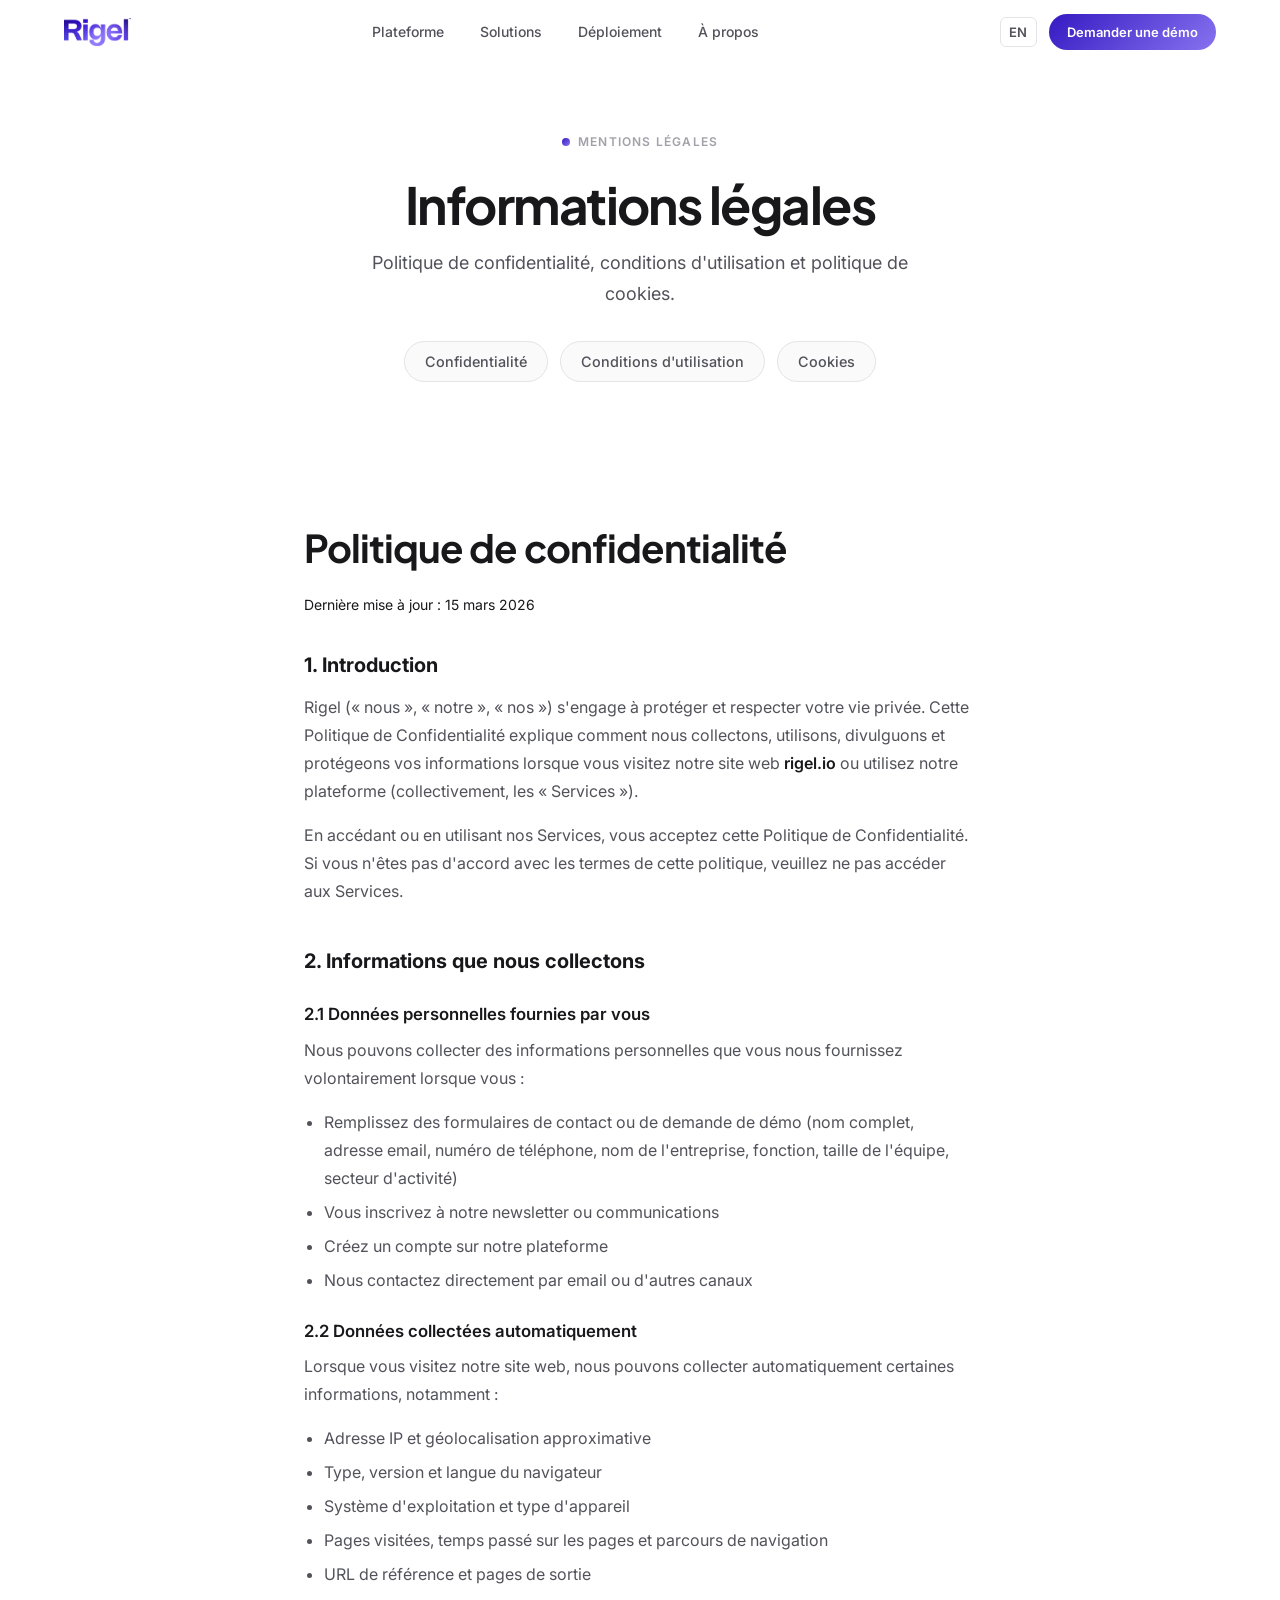
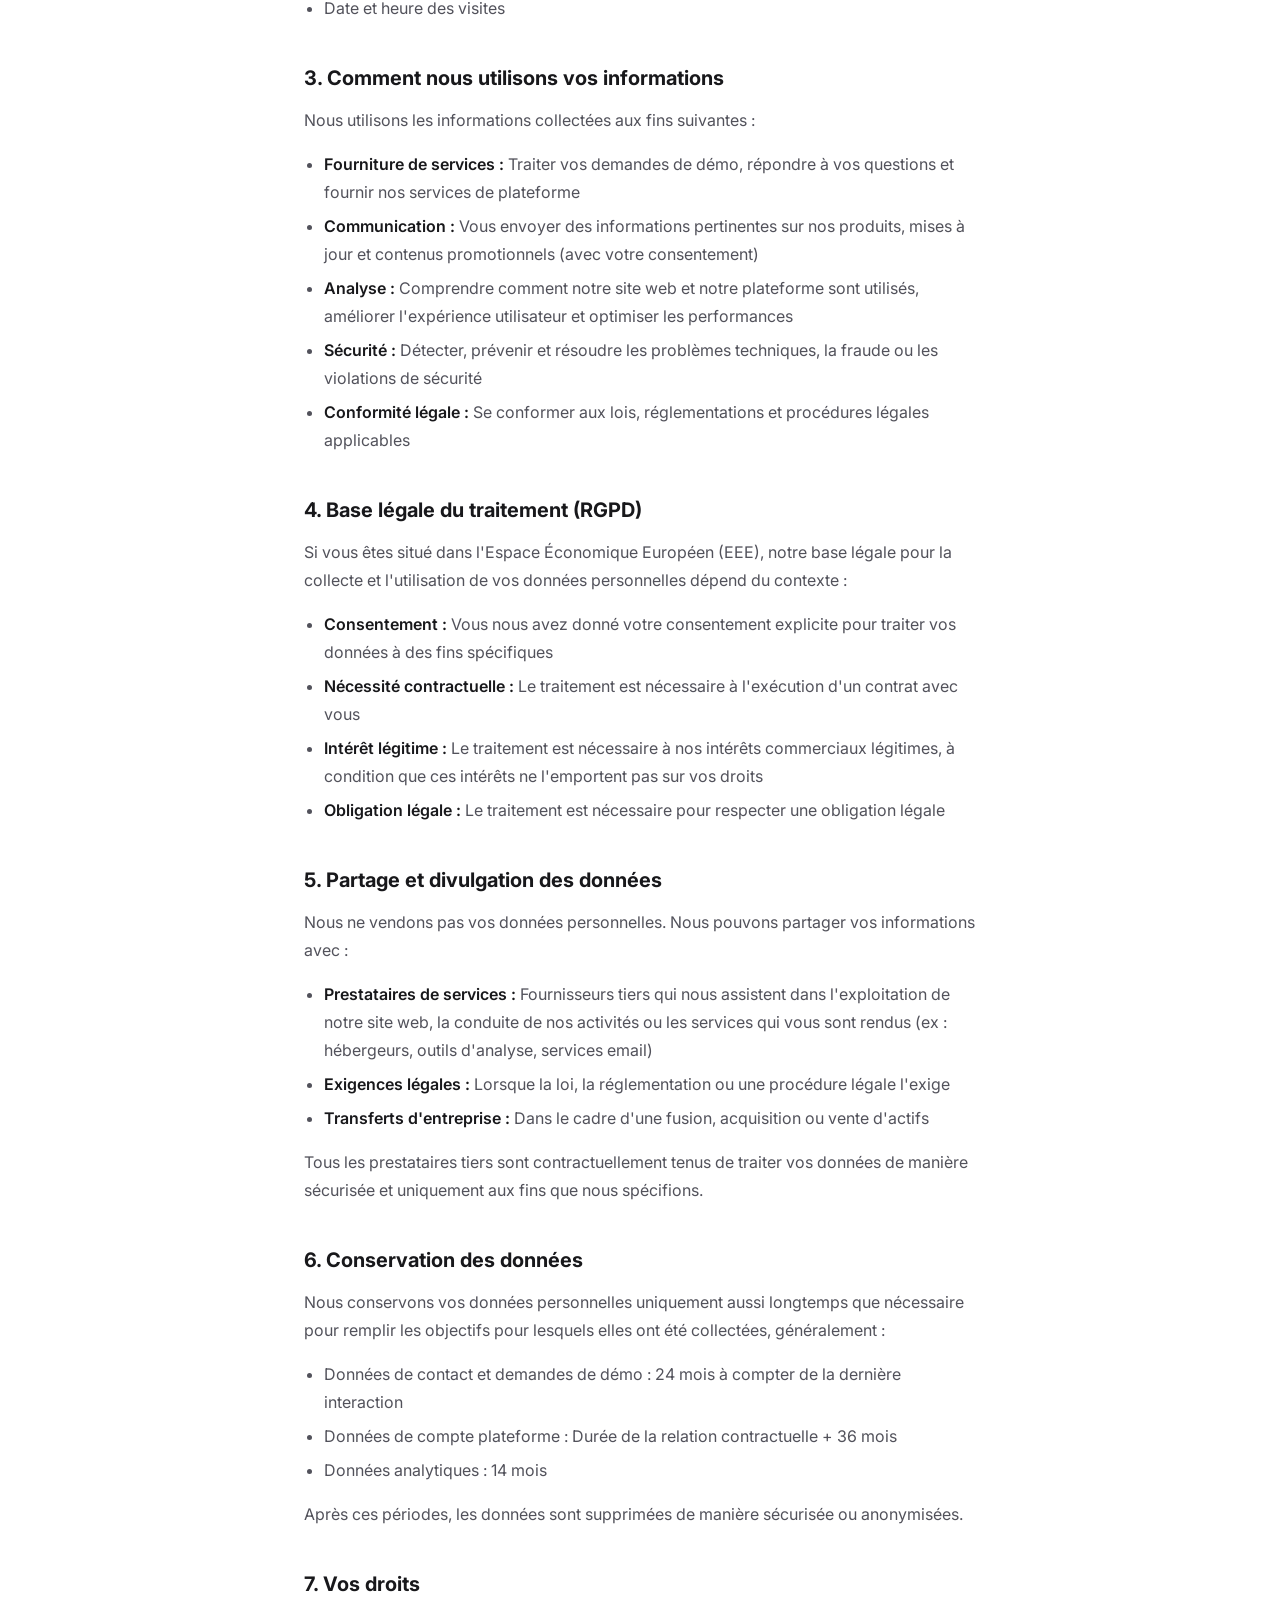
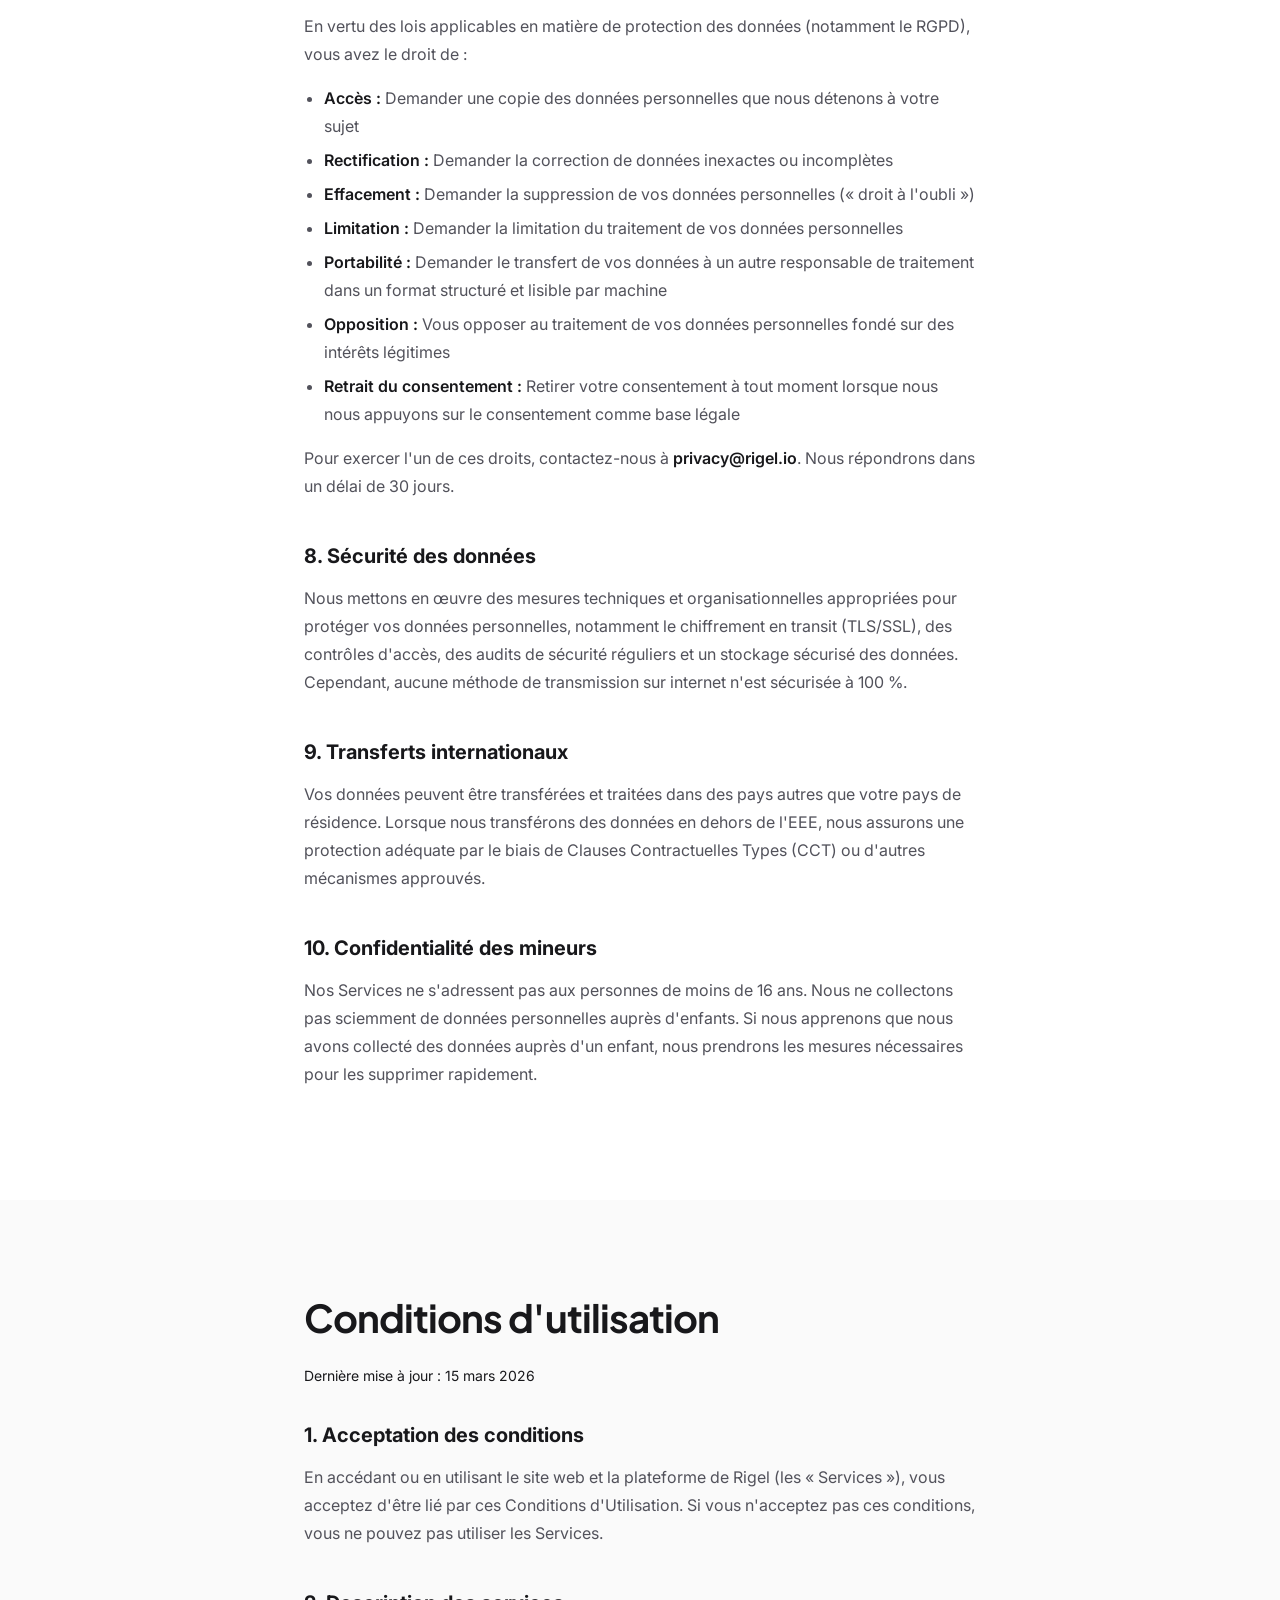
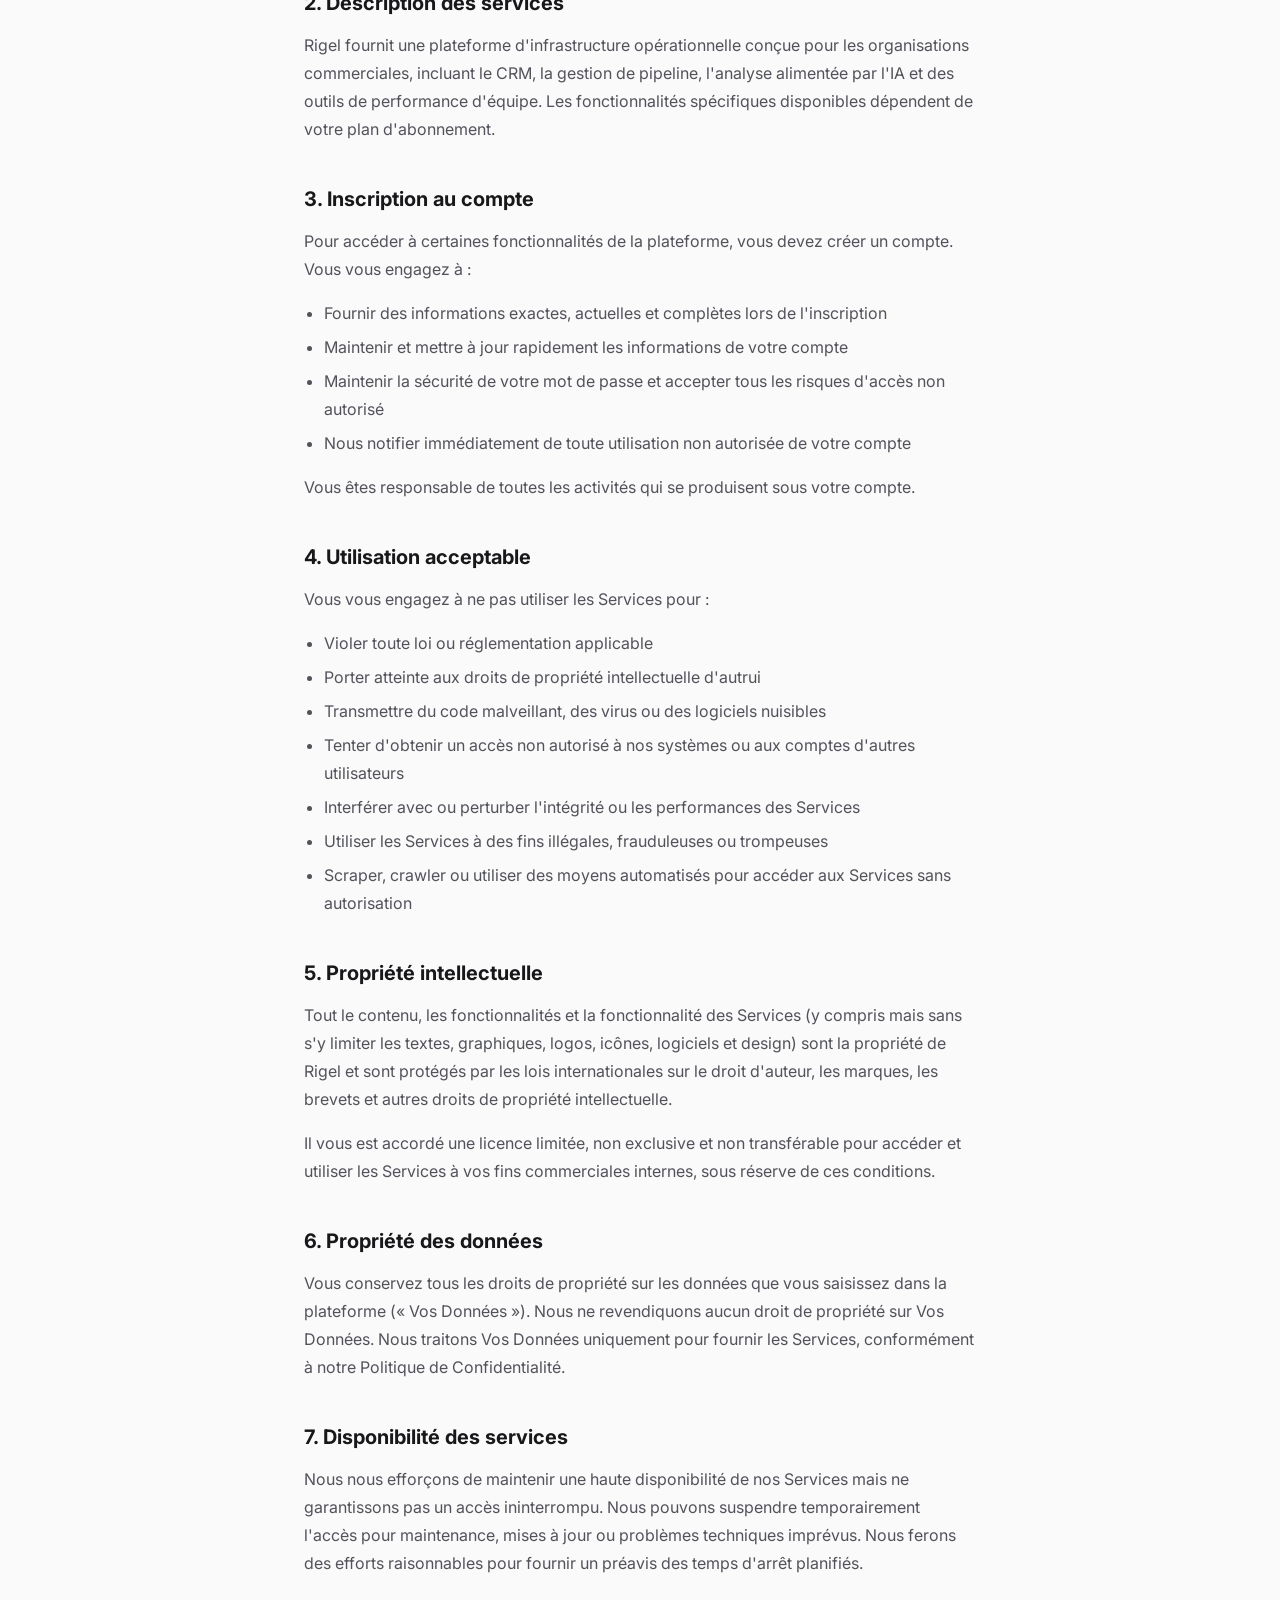
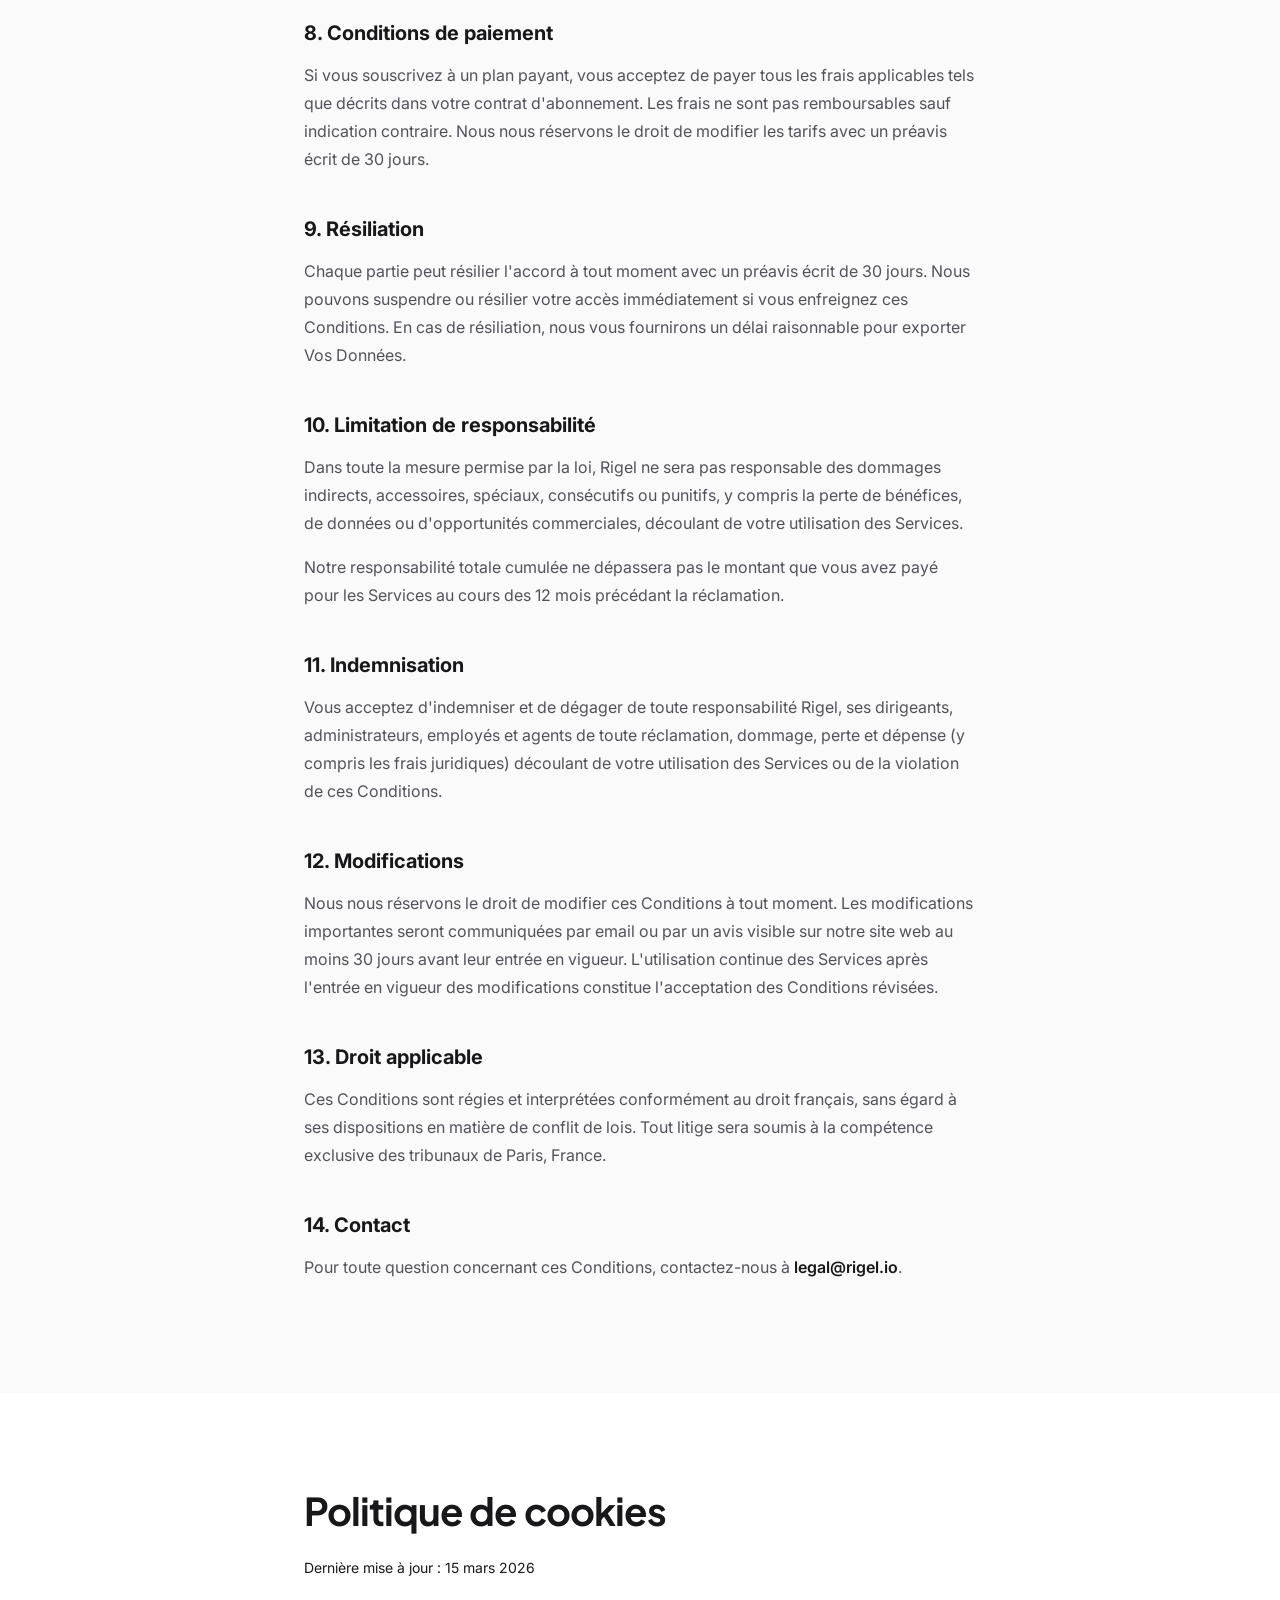
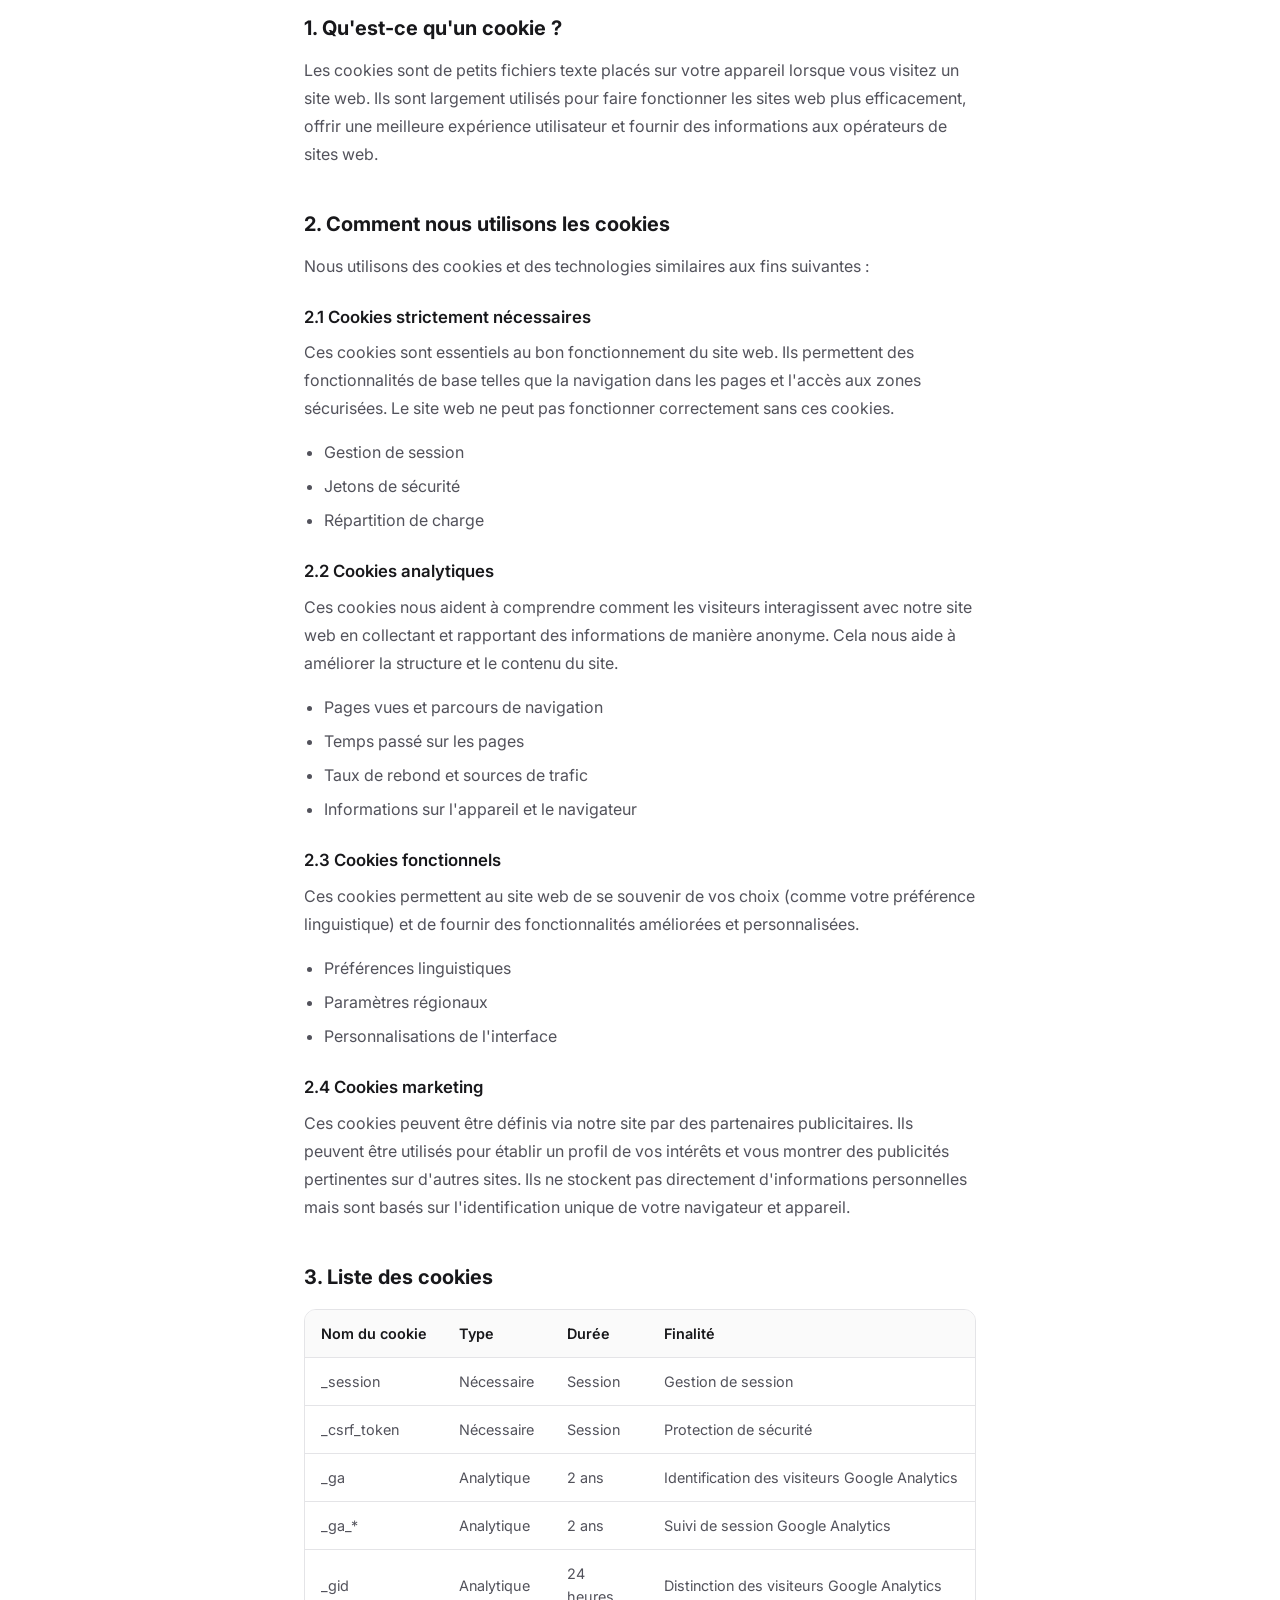
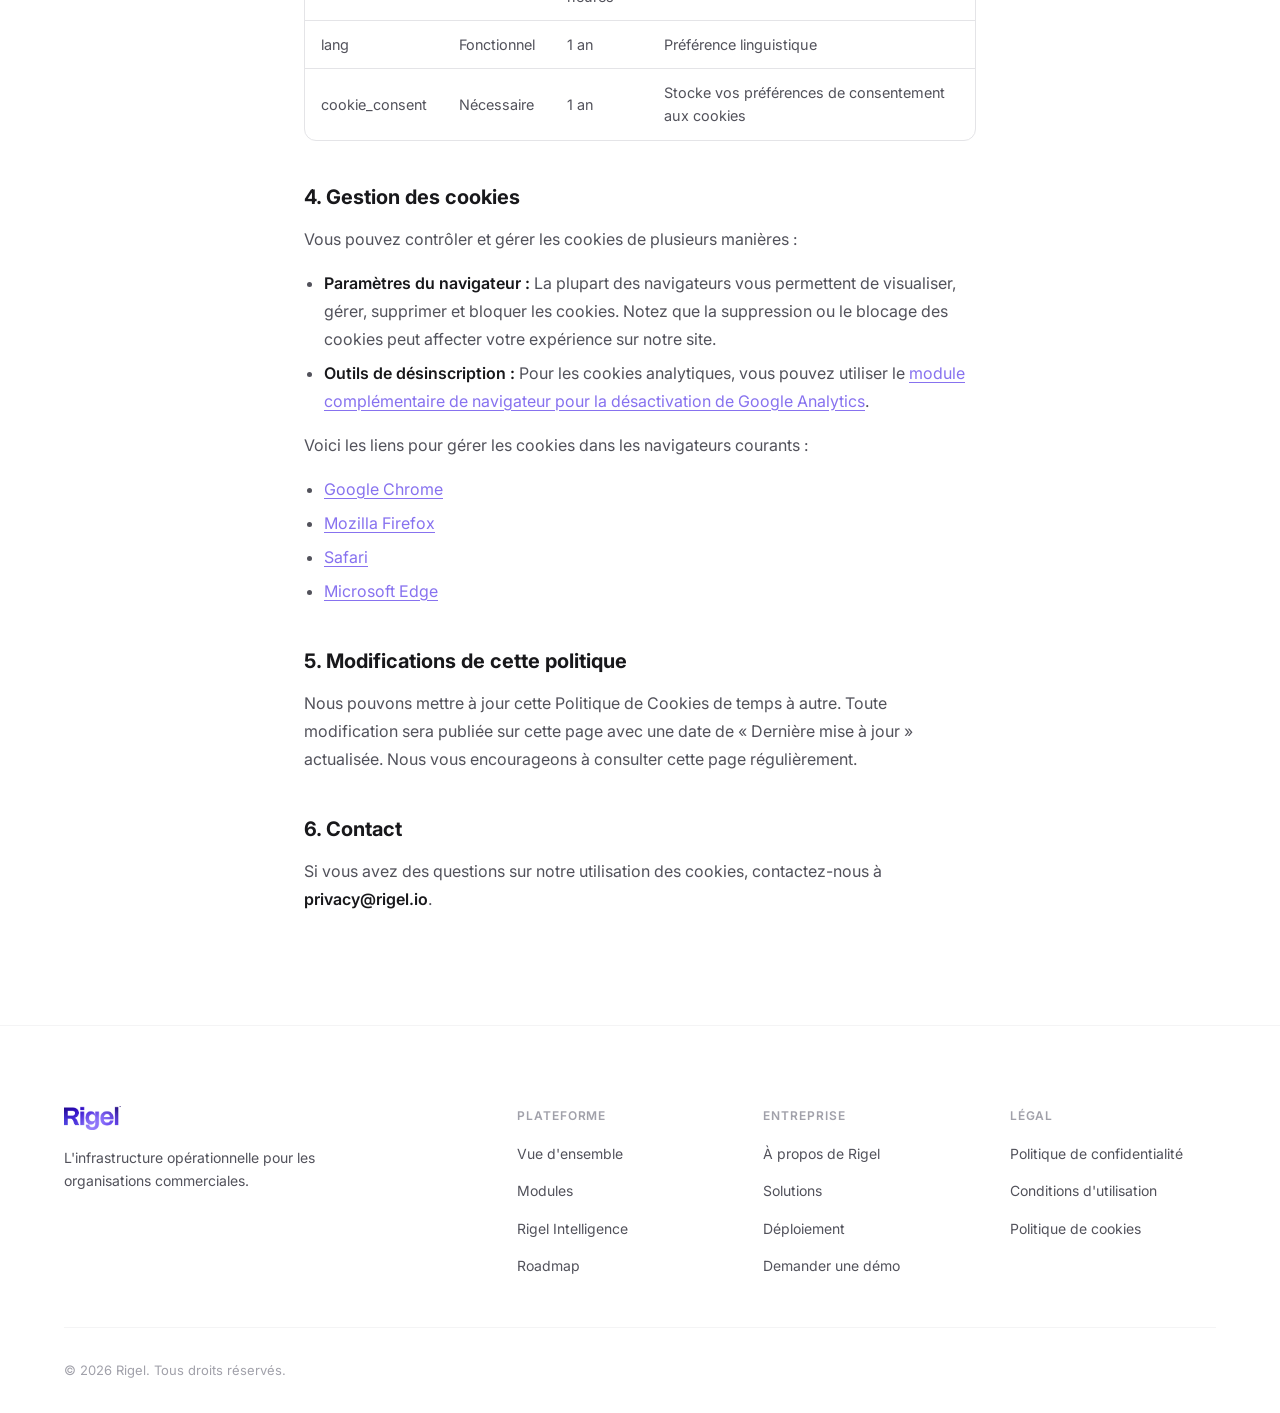
<file: fr/legal.html>
<!DOCTYPE html>
<html lang="fr">
<head>
  <meta charset="UTF-8">
  <meta name="viewport" content="width=device-width, initial-scale=1.0">
  <meta name="description" content="Politique de confidentialité, conditions d'utilisation et politique de cookies de Rigel.">
  <meta name="theme-color" content="#0A0A0A">
  <title>Mentions légales | Rigel</title>
  <meta property="og:title" content="Mentions légales | Rigel">
  <meta property="og:description" content="Politique de confidentialité, conditions d'utilisation et politique de cookies de Rigel.">
  <meta property="og:type" content="website">
  <meta property="og:url" content="https://rigel.io/fr/legal.html">
  <meta name="twitter:card" content="summary_large_image">
  <link rel="canonical" href="https://rigel.io/fr/legal">
  <link rel="alternate" hreflang="en" href="https://rigel.io/legal">
  <link rel="alternate" hreflang="fr" href="https://rigel.io/fr/legal">
  <link rel="icon" href="../assets/images/favicon.svg" type="image/svg+xml">
  <link rel="preconnect" href="https://fonts.googleapis.com">
  <link rel="preconnect" href="https://fonts.gstatic.com" crossorigin>
  <link href="https://fonts.googleapis.com/css2?family=Inter:wght@400;500;600&family=Plus+Jakarta+Sans:wght@600;700;800&display=swap" rel="stylesheet">
  <link rel="stylesheet" href="../css/styles.css">
</head>
<body>
  <a href="#main" class="skip-link">Aller au contenu</a>
  <div class="scroll-progress" aria-hidden="true"></div>

  <nav class="nav">
    <div class="nav__inner">
      <a href="./" class="nav__logo">
        <img src="../assets/images/logo-rigel.png" alt="Rigel" class="nav__logo-img">
      </a>
      <div class="nav__links">
        <a href="platform" class="nav__link">Plateforme</a>
        <a href="solutions" class="nav__link">Solutions</a>
        <a href="deployment" class="nav__link">Déploiement</a>
        <a href="about" class="nav__link">À propos</a>
      </div>
      <div class="nav__actions">
        <a href="../legal" class="nav__lang" aria-label="English">EN</a>
        <a href="demo" class="btn btn--primary btn--sm">Demander une démo</a>
        <button class="nav__burger" aria-label="Menu"><span></span><span></span><span></span></button>
      </div>
    </div>
    <div class="nav__mobile">
      <a href="./" class="nav__mobile-link">Accueil</a>
      <a href="platform" class="nav__mobile-link">Plateforme</a>
      <a href="solutions" class="nav__mobile-link">Solutions</a>
      <a href="deployment" class="nav__mobile-link">Déploiement</a>
      <a href="about" class="nav__mobile-link">À propos</a>
      <div class="nav__mobile-actions">
        <a href="../legal" class="btn btn--outline btn--full">English</a>
        <a href="demo" class="btn btn--primary btn--full">Demander une démo</a>
      </div>
    </div>
  </nav>

  <main id="main">

  <!-- Page Header -->
  <section class="page-header">
    <div class="container">
      <div class="tag" style="justify-content:center;">Mentions légales</div>
      <h1 class="page-header__title t-h1">Informations légales</h1>
      <p class="page-header__text">Politique de confidentialité, conditions d'utilisation et politique de cookies.</p>
      <nav class="legal-nav" aria-label="Sections de la page">
        <a href="#privacy" class="legal-nav__link">Confidentialité</a>
        <a href="#terms" class="legal-nav__link">Conditions d'utilisation</a>
        <a href="#cookies" class="legal-nav__link">Cookies</a>
      </nav>
    </div>
  </section>

  <!-- Politique de confidentialité -->
  <section id="privacy" class="section legal-section">
    <div class="container container--narrow">
      <h2 class="t-h2 mb-6">Politique de confidentialité</h2>
      <p class="legal-updated">Dernière mise à jour : 15 mars 2026</p>

      <div class="legal-content">
        <h3>1. Introduction</h3>
        <p>Rigel (« nous », « notre », « nos ») s'engage à protéger et respecter votre vie privée. Cette Politique de Confidentialité explique comment nous collectons, utilisons, divulguons et protégeons vos informations lorsque vous visitez notre site web <strong>rigel.io</strong> ou utilisez notre plateforme (collectivement, les « Services »).</p>
        <p>En accédant ou en utilisant nos Services, vous acceptez cette Politique de Confidentialité. Si vous n'êtes pas d'accord avec les termes de cette politique, veuillez ne pas accéder aux Services.</p>

        <h3>2. Informations que nous collectons</h3>
        <h4>2.1 Données personnelles fournies par vous</h4>
        <p>Nous pouvons collecter des informations personnelles que vous nous fournissez volontairement lorsque vous :</p>
        <ul>
          <li>Remplissez des formulaires de contact ou de demande de démo (nom complet, adresse email, numéro de téléphone, nom de l'entreprise, fonction, taille de l'équipe, secteur d'activité)</li>
          <li>Vous inscrivez à notre newsletter ou communications</li>
          <li>Créez un compte sur notre plateforme</li>
          <li>Nous contactez directement par email ou d'autres canaux</li>
        </ul>

        <h4>2.2 Données collectées automatiquement</h4>
        <p>Lorsque vous visitez notre site web, nous pouvons collecter automatiquement certaines informations, notamment :</p>
        <ul>
          <li>Adresse IP et géolocalisation approximative</li>
          <li>Type, version et langue du navigateur</li>
          <li>Système d'exploitation et type d'appareil</li>
          <li>Pages visitées, temps passé sur les pages et parcours de navigation</li>
          <li>URL de référence et pages de sortie</li>
          <li>Date et heure des visites</li>
        </ul>

        <h3>3. Comment nous utilisons vos informations</h3>
        <p>Nous utilisons les informations collectées aux fins suivantes :</p>
        <ul>
          <li><strong>Fourniture de services :</strong> Traiter vos demandes de démo, répondre à vos questions et fournir nos services de plateforme</li>
          <li><strong>Communication :</strong> Vous envoyer des informations pertinentes sur nos produits, mises à jour et contenus promotionnels (avec votre consentement)</li>
          <li><strong>Analyse :</strong> Comprendre comment notre site web et notre plateforme sont utilisés, améliorer l'expérience utilisateur et optimiser les performances</li>
          <li><strong>Sécurité :</strong> Détecter, prévenir et résoudre les problèmes techniques, la fraude ou les violations de sécurité</li>
          <li><strong>Conformité légale :</strong> Se conformer aux lois, réglementations et procédures légales applicables</li>
        </ul>

        <h3>4. Base légale du traitement (RGPD)</h3>
        <p>Si vous êtes situé dans l'Espace Économique Européen (EEE), notre base légale pour la collecte et l'utilisation de vos données personnelles dépend du contexte :</p>
        <ul>
          <li><strong>Consentement :</strong> Vous nous avez donné votre consentement explicite pour traiter vos données à des fins spécifiques</li>
          <li><strong>Nécessité contractuelle :</strong> Le traitement est nécessaire à l'exécution d'un contrat avec vous</li>
          <li><strong>Intérêt légitime :</strong> Le traitement est nécessaire à nos intérêts commerciaux légitimes, à condition que ces intérêts ne l'emportent pas sur vos droits</li>
          <li><strong>Obligation légale :</strong> Le traitement est nécessaire pour respecter une obligation légale</li>
        </ul>

        <h3>5. Partage et divulgation des données</h3>
        <p>Nous ne vendons pas vos données personnelles. Nous pouvons partager vos informations avec :</p>
        <ul>
          <li><strong>Prestataires de services :</strong> Fournisseurs tiers qui nous assistent dans l'exploitation de notre site web, la conduite de nos activités ou les services qui vous sont rendus (ex : hébergeurs, outils d'analyse, services email)</li>
          <li><strong>Exigences légales :</strong> Lorsque la loi, la réglementation ou une procédure légale l'exige</li>
          <li><strong>Transferts d'entreprise :</strong> Dans le cadre d'une fusion, acquisition ou vente d'actifs</li>
        </ul>
        <p>Tous les prestataires tiers sont contractuellement tenus de traiter vos données de manière sécurisée et uniquement aux fins que nous spécifions.</p>

        <h3>6. Conservation des données</h3>
        <p>Nous conservons vos données personnelles uniquement aussi longtemps que nécessaire pour remplir les objectifs pour lesquels elles ont été collectées, généralement :</p>
        <ul>
          <li>Données de contact et demandes de démo : 24 mois à compter de la dernière interaction</li>
          <li>Données de compte plateforme : Durée de la relation contractuelle + 36 mois</li>
          <li>Données analytiques : 14 mois</li>
        </ul>
        <p>Après ces périodes, les données sont supprimées de manière sécurisée ou anonymisées.</p>

        <h3>7. Vos droits</h3>
        <p>En vertu des lois applicables en matière de protection des données (notamment le RGPD), vous avez le droit de :</p>
        <ul>
          <li><strong>Accès :</strong> Demander une copie des données personnelles que nous détenons à votre sujet</li>
          <li><strong>Rectification :</strong> Demander la correction de données inexactes ou incomplètes</li>
          <li><strong>Effacement :</strong> Demander la suppression de vos données personnelles (« droit à l'oubli »)</li>
          <li><strong>Limitation :</strong> Demander la limitation du traitement de vos données personnelles</li>
          <li><strong>Portabilité :</strong> Demander le transfert de vos données à un autre responsable de traitement dans un format structuré et lisible par machine</li>
          <li><strong>Opposition :</strong> Vous opposer au traitement de vos données personnelles fondé sur des intérêts légitimes</li>
          <li><strong>Retrait du consentement :</strong> Retirer votre consentement à tout moment lorsque nous nous appuyons sur le consentement comme base légale</li>
        </ul>
        <p>Pour exercer l'un de ces droits, contactez-nous à <strong>privacy@rigel.io</strong>. Nous répondrons dans un délai de 30 jours.</p>

        <h3>8. Sécurité des données</h3>
        <p>Nous mettons en œuvre des mesures techniques et organisationnelles appropriées pour protéger vos données personnelles, notamment le chiffrement en transit (TLS/SSL), des contrôles d'accès, des audits de sécurité réguliers et un stockage sécurisé des données. Cependant, aucune méthode de transmission sur internet n'est sécurisée à 100 %.</p>

        <h3>9. Transferts internationaux</h3>
        <p>Vos données peuvent être transférées et traitées dans des pays autres que votre pays de résidence. Lorsque nous transférons des données en dehors de l'EEE, nous assurons une protection adéquate par le biais de Clauses Contractuelles Types (CCT) ou d'autres mécanismes approuvés.</p>

        <h3>10. Confidentialité des mineurs</h3>
        <p>Nos Services ne s'adressent pas aux personnes de moins de 16 ans. Nous ne collectons pas sciemment de données personnelles auprès d'enfants. Si nous apprenons que nous avons collecté des données auprès d'un enfant, nous prendrons les mesures nécessaires pour les supprimer rapidement.</p>
      </div>
    </div>
  </section>

  <!-- Conditions d'utilisation -->
  <section id="terms" class="section section--soft legal-section">
    <div class="container container--narrow">
      <h2 class="t-h2 mb-6">Conditions d'utilisation</h2>
      <p class="legal-updated">Dernière mise à jour : 15 mars 2026</p>

      <div class="legal-content">
        <h3>1. Acceptation des conditions</h3>
        <p>En accédant ou en utilisant le site web et la plateforme de Rigel (les « Services »), vous acceptez d'être lié par ces Conditions d'Utilisation. Si vous n'acceptez pas ces conditions, vous ne pouvez pas utiliser les Services.</p>

        <h3>2. Description des services</h3>
        <p>Rigel fournit une plateforme d'infrastructure opérationnelle conçue pour les organisations commerciales, incluant le CRM, la gestion de pipeline, l'analyse alimentée par l'IA et des outils de performance d'équipe. Les fonctionnalités spécifiques disponibles dépendent de votre plan d'abonnement.</p>

        <h3>3. Inscription au compte</h3>
        <p>Pour accéder à certaines fonctionnalités de la plateforme, vous devez créer un compte. Vous vous engagez à :</p>
        <ul>
          <li>Fournir des informations exactes, actuelles et complètes lors de l'inscription</li>
          <li>Maintenir et mettre à jour rapidement les informations de votre compte</li>
          <li>Maintenir la sécurité de votre mot de passe et accepter tous les risques d'accès non autorisé</li>
          <li>Nous notifier immédiatement de toute utilisation non autorisée de votre compte</li>
        </ul>
        <p>Vous êtes responsable de toutes les activités qui se produisent sous votre compte.</p>

        <h3>4. Utilisation acceptable</h3>
        <p>Vous vous engagez à ne pas utiliser les Services pour :</p>
        <ul>
          <li>Violer toute loi ou réglementation applicable</li>
          <li>Porter atteinte aux droits de propriété intellectuelle d'autrui</li>
          <li>Transmettre du code malveillant, des virus ou des logiciels nuisibles</li>
          <li>Tenter d'obtenir un accès non autorisé à nos systèmes ou aux comptes d'autres utilisateurs</li>
          <li>Interférer avec ou perturber l'intégrité ou les performances des Services</li>
          <li>Utiliser les Services à des fins illégales, frauduleuses ou trompeuses</li>
          <li>Scraper, crawler ou utiliser des moyens automatisés pour accéder aux Services sans autorisation</li>
        </ul>

        <h3>5. Propriété intellectuelle</h3>
        <p>Tout le contenu, les fonctionnalités et la fonctionnalité des Services (y compris mais sans s'y limiter les textes, graphiques, logos, icônes, logiciels et design) sont la propriété de Rigel et sont protégés par les lois internationales sur le droit d'auteur, les marques, les brevets et autres droits de propriété intellectuelle.</p>
        <p>Il vous est accordé une licence limitée, non exclusive et non transférable pour accéder et utiliser les Services à vos fins commerciales internes, sous réserve de ces conditions.</p>

        <h3>6. Propriété des données</h3>
        <p>Vous conservez tous les droits de propriété sur les données que vous saisissez dans la plateforme (« Vos Données »). Nous ne revendiquons aucun droit de propriété sur Vos Données. Nous traitons Vos Données uniquement pour fournir les Services, conformément à notre Politique de Confidentialité.</p>

        <h3>7. Disponibilité des services</h3>
        <p>Nous nous efforçons de maintenir une haute disponibilité de nos Services mais ne garantissons pas un accès ininterrompu. Nous pouvons suspendre temporairement l'accès pour maintenance, mises à jour ou problèmes techniques imprévus. Nous ferons des efforts raisonnables pour fournir un préavis des temps d'arrêt planifiés.</p>

        <h3>8. Conditions de paiement</h3>
        <p>Si vous souscrivez à un plan payant, vous acceptez de payer tous les frais applicables tels que décrits dans votre contrat d'abonnement. Les frais ne sont pas remboursables sauf indication contraire. Nous nous réservons le droit de modifier les tarifs avec un préavis écrit de 30 jours.</p>

        <h3>9. Résiliation</h3>
        <p>Chaque partie peut résilier l'accord à tout moment avec un préavis écrit de 30 jours. Nous pouvons suspendre ou résilier votre accès immédiatement si vous enfreignez ces Conditions. En cas de résiliation, nous vous fournirons un délai raisonnable pour exporter Vos Données.</p>

        <h3>10. Limitation de responsabilité</h3>
        <p>Dans toute la mesure permise par la loi, Rigel ne sera pas responsable des dommages indirects, accessoires, spéciaux, consécutifs ou punitifs, y compris la perte de bénéfices, de données ou d'opportunités commerciales, découlant de votre utilisation des Services.</p>
        <p>Notre responsabilité totale cumulée ne dépassera pas le montant que vous avez payé pour les Services au cours des 12 mois précédant la réclamation.</p>

        <h3>11. Indemnisation</h3>
        <p>Vous acceptez d'indemniser et de dégager de toute responsabilité Rigel, ses dirigeants, administrateurs, employés et agents de toute réclamation, dommage, perte et dépense (y compris les frais juridiques) découlant de votre utilisation des Services ou de la violation de ces Conditions.</p>

        <h3>12. Modifications</h3>
        <p>Nous nous réservons le droit de modifier ces Conditions à tout moment. Les modifications importantes seront communiquées par email ou par un avis visible sur notre site web au moins 30 jours avant leur entrée en vigueur. L'utilisation continue des Services après l'entrée en vigueur des modifications constitue l'acceptation des Conditions révisées.</p>

        <h3>13. Droit applicable</h3>
        <p>Ces Conditions sont régies et interprétées conformément au droit français, sans égard à ses dispositions en matière de conflit de lois. Tout litige sera soumis à la compétence exclusive des tribunaux de Paris, France.</p>

        <h3>14. Contact</h3>
        <p>Pour toute question concernant ces Conditions, contactez-nous à <strong>legal@rigel.io</strong>.</p>
      </div>
    </div>
  </section>

  <!-- Politique de cookies -->
  <section id="cookies" class="section legal-section">
    <div class="container container--narrow">
      <h2 class="t-h2 mb-6">Politique de cookies</h2>
      <p class="legal-updated">Dernière mise à jour : 15 mars 2026</p>

      <div class="legal-content">
        <h3>1. Qu'est-ce qu'un cookie ?</h3>
        <p>Les cookies sont de petits fichiers texte placés sur votre appareil lorsque vous visitez un site web. Ils sont largement utilisés pour faire fonctionner les sites web plus efficacement, offrir une meilleure expérience utilisateur et fournir des informations aux opérateurs de sites web.</p>

        <h3>2. Comment nous utilisons les cookies</h3>
        <p>Nous utilisons des cookies et des technologies similaires aux fins suivantes :</p>

        <h4>2.1 Cookies strictement nécessaires</h4>
        <p>Ces cookies sont essentiels au bon fonctionnement du site web. Ils permettent des fonctionnalités de base telles que la navigation dans les pages et l'accès aux zones sécurisées. Le site web ne peut pas fonctionner correctement sans ces cookies.</p>
        <ul>
          <li>Gestion de session</li>
          <li>Jetons de sécurité</li>
          <li>Répartition de charge</li>
        </ul>

        <h4>2.2 Cookies analytiques</h4>
        <p>Ces cookies nous aident à comprendre comment les visiteurs interagissent avec notre site web en collectant et rapportant des informations de manière anonyme. Cela nous aide à améliorer la structure et le contenu du site.</p>
        <ul>
          <li>Pages vues et parcours de navigation</li>
          <li>Temps passé sur les pages</li>
          <li>Taux de rebond et sources de trafic</li>
          <li>Informations sur l'appareil et le navigateur</li>
        </ul>

        <h4>2.3 Cookies fonctionnels</h4>
        <p>Ces cookies permettent au site web de se souvenir de vos choix (comme votre préférence linguistique) et de fournir des fonctionnalités améliorées et personnalisées.</p>
        <ul>
          <li>Préférences linguistiques</li>
          <li>Paramètres régionaux</li>
          <li>Personnalisations de l'interface</li>
        </ul>

        <h4>2.4 Cookies marketing</h4>
        <p>Ces cookies peuvent être définis via notre site par des partenaires publicitaires. Ils peuvent être utilisés pour établir un profil de vos intérêts et vous montrer des publicités pertinentes sur d'autres sites. Ils ne stockent pas directement d'informations personnelles mais sont basés sur l'identification unique de votre navigateur et appareil.</p>

        <h3>3. Liste des cookies</h3>
        <div class="legal-table-wrap">
          <table class="legal-table">
            <thead>
              <tr>
                <th>Nom du cookie</th>
                <th>Type</th>
                <th>Durée</th>
                <th>Finalité</th>
              </tr>
            </thead>
            <tbody>
              <tr>
                <td>_session</td>
                <td>Nécessaire</td>
                <td>Session</td>
                <td>Gestion de session</td>
              </tr>
              <tr>
                <td>_csrf_token</td>
                <td>Nécessaire</td>
                <td>Session</td>
                <td>Protection de sécurité</td>
              </tr>
              <tr>
                <td>_ga</td>
                <td>Analytique</td>
                <td>2 ans</td>
                <td>Identification des visiteurs Google Analytics</td>
              </tr>
              <tr>
                <td>_ga_*</td>
                <td>Analytique</td>
                <td>2 ans</td>
                <td>Suivi de session Google Analytics</td>
              </tr>
              <tr>
                <td>_gid</td>
                <td>Analytique</td>
                <td>24 heures</td>
                <td>Distinction des visiteurs Google Analytics</td>
              </tr>
              <tr>
                <td>lang</td>
                <td>Fonctionnel</td>
                <td>1 an</td>
                <td>Préférence linguistique</td>
              </tr>
              <tr>
                <td>cookie_consent</td>
                <td>Nécessaire</td>
                <td>1 an</td>
                <td>Stocke vos préférences de consentement aux cookies</td>
              </tr>
            </tbody>
          </table>
        </div>

        <h3>4. Gestion des cookies</h3>
        <p>Vous pouvez contrôler et gérer les cookies de plusieurs manières :</p>
        <ul>
          <li><strong>Paramètres du navigateur :</strong> La plupart des navigateurs vous permettent de visualiser, gérer, supprimer et bloquer les cookies. Notez que la suppression ou le blocage des cookies peut affecter votre expérience sur notre site.</li>
          <li><strong>Outils de désinscription :</strong> Pour les cookies analytiques, vous pouvez utiliser le <a href="https://tools.google.com/dlpage/gaoptout" target="_blank" rel="noopener">module complémentaire de navigateur pour la désactivation de Google Analytics</a>.</li>
        </ul>
        <p>Voici les liens pour gérer les cookies dans les navigateurs courants :</p>
        <ul>
          <li><a href="https://support.google.com/chrome/answer/95647" target="_blank" rel="noopener">Google Chrome</a></li>
          <li><a href="https://support.mozilla.org/fr/kb/effacer-cookies-donnees-sites-firefox" target="_blank" rel="noopener">Mozilla Firefox</a></li>
          <li><a href="https://support.apple.com/fr-fr/HT201265" target="_blank" rel="noopener">Safari</a></li>
          <li><a href="https://support.microsoft.com/fr-fr/microsoft-edge/supprimer-les-cookies-dans-microsoft-edge-63947406-40ac-c3b8-57b9-2a946a29ae09" target="_blank" rel="noopener">Microsoft Edge</a></li>
        </ul>

        <h3>5. Modifications de cette politique</h3>
        <p>Nous pouvons mettre à jour cette Politique de Cookies de temps à autre. Toute modification sera publiée sur cette page avec une date de « Dernière mise à jour » actualisée. Nous vous encourageons à consulter cette page régulièrement.</p>

        <h3>6. Contact</h3>
        <p>Si vous avez des questions sur notre utilisation des cookies, contactez-nous à <strong>privacy@rigel.io</strong>.</p>
      </div>
    </div>
  </section>

  </main>

  <footer class="footer">
    <div class="container">
      <div class="footer__grid">
        <div class="footer__brand">
          <a href="./" class="footer__logo"><img src="../assets/images/logo-rigel.png" alt="Rigel" class="footer__logo-img"></a>
          <p class="footer__desc">L'infrastructure opérationnelle pour les organisations commerciales.</p>
        </div>
        <div>
          <h4 class="footer__col-title">Plateforme</h4>
          <ul class="footer__links">
            <li><a href="platform" class="footer__link">Vue d'ensemble</a></li>
            <li><a href="platform.html#modules" class="footer__link">Modules</a></li>
            <li><a href="platform.html#rigel-intelligence" class="footer__link">Rigel Intelligence</a></li>
            <li><a href="platform.html#roadmap" class="footer__link">Roadmap</a></li>
          </ul>
        </div>
        <div>
          <h4 class="footer__col-title">Entreprise</h4>
          <ul class="footer__links">
            <li><a href="about" class="footer__link">À propos de Rigel</a></li>
            <li><a href="solutions" class="footer__link">Solutions</a></li>
            <li><a href="deployment" class="footer__link">Déploiement</a></li>
            <li><a href="demo" class="footer__link">Demander une démo</a></li>
          </ul>
        </div>
        <div>
          <h4 class="footer__col-title">Légal</h4>
          <ul class="footer__links">
            <li><a href="legal.html#privacy" class="footer__link">Politique de confidentialité</a></li>
            <li><a href="legal.html#terms" class="footer__link">Conditions d'utilisation</a></li>
            <li><a href="legal.html#cookies" class="footer__link">Politique de cookies</a></li>
          </ul>
        </div>
      </div>
      <div class="footer__bottom">
        <p class="footer__copy">&copy; 2026 Rigel. Tous droits réservés.</p>
      </div>
    </div>
  </footer>

  <a href="https://wa.me/971000000000" target="_blank" rel="noopener" class="whatsapp-btn" aria-label="WhatsApp">
    <svg viewBox="0 0 24 24" fill="currentColor" width="22" height="22"><path d="M17.472 14.382c-.297-.149-1.758-.867-2.03-.967-.273-.099-.471-.148-.67.15-.197.297-.767.966-.94 1.164-.173.199-.347.223-.644.075-.297-.15-1.255-.463-2.39-1.475-.883-.788-1.48-1.761-1.653-2.059-.173-.297-.018-.458.13-.606.134-.133.298-.347.446-.52.149-.174.198-.298.298-.497.099-.198.05-.371-.025-.52-.075-.149-.669-1.612-.916-2.207-.242-.579-.487-.5-.669-.51-.173-.008-.371-.01-.57-.01-.198 0-.52.074-.792.372-.272.297-1.04 1.016-1.04 2.479 0 1.462 1.065 2.875 1.213 3.074.149.198 2.096 3.2 5.077 4.487.709.306 1.262.489 1.694.625.712.227 1.36.195 1.871.118.571-.085 1.758-.719 2.006-1.413.248-.694.248-1.289.173-1.413-.074-.124-.272-.198-.57-.347m-5.421 7.403h-.004a9.87 9.87 0 01-5.031-1.378l-.361-.214-3.741.982.998-3.648-.235-.374a9.86 9.86 0 01-1.51-5.26c.001-5.45 4.436-9.884 9.888-9.884 2.64 0 5.122 1.03 6.988 2.898a9.825 9.825 0 012.893 6.994c-.003 5.45-4.437 9.884-9.885 9.884m8.413-18.297A11.815 11.815 0 0012.05 0C5.495 0 .16 5.335.157 11.892c0 2.096.547 4.142 1.588 5.945L.057 24l6.305-1.654a11.882 11.882 0 005.683 1.448h.005c6.554 0 11.89-5.335 11.893-11.893a11.821 11.821 0 00-3.48-8.413z"/></svg>
    <span class="whatsapp-btn__text">Contactez-nous</span>
  </a>
  <button class="back-to-top" aria-label="Retour en haut">
    <svg width="20" height="20" fill="none" stroke="currentColor" stroke-width="2" viewBox="0 0 24 24"><path d="M18 15l-6-6-6 6"/></svg>
  </button>
  <script src="../js/main.js" defer></script>
</body>
</html>
</file>
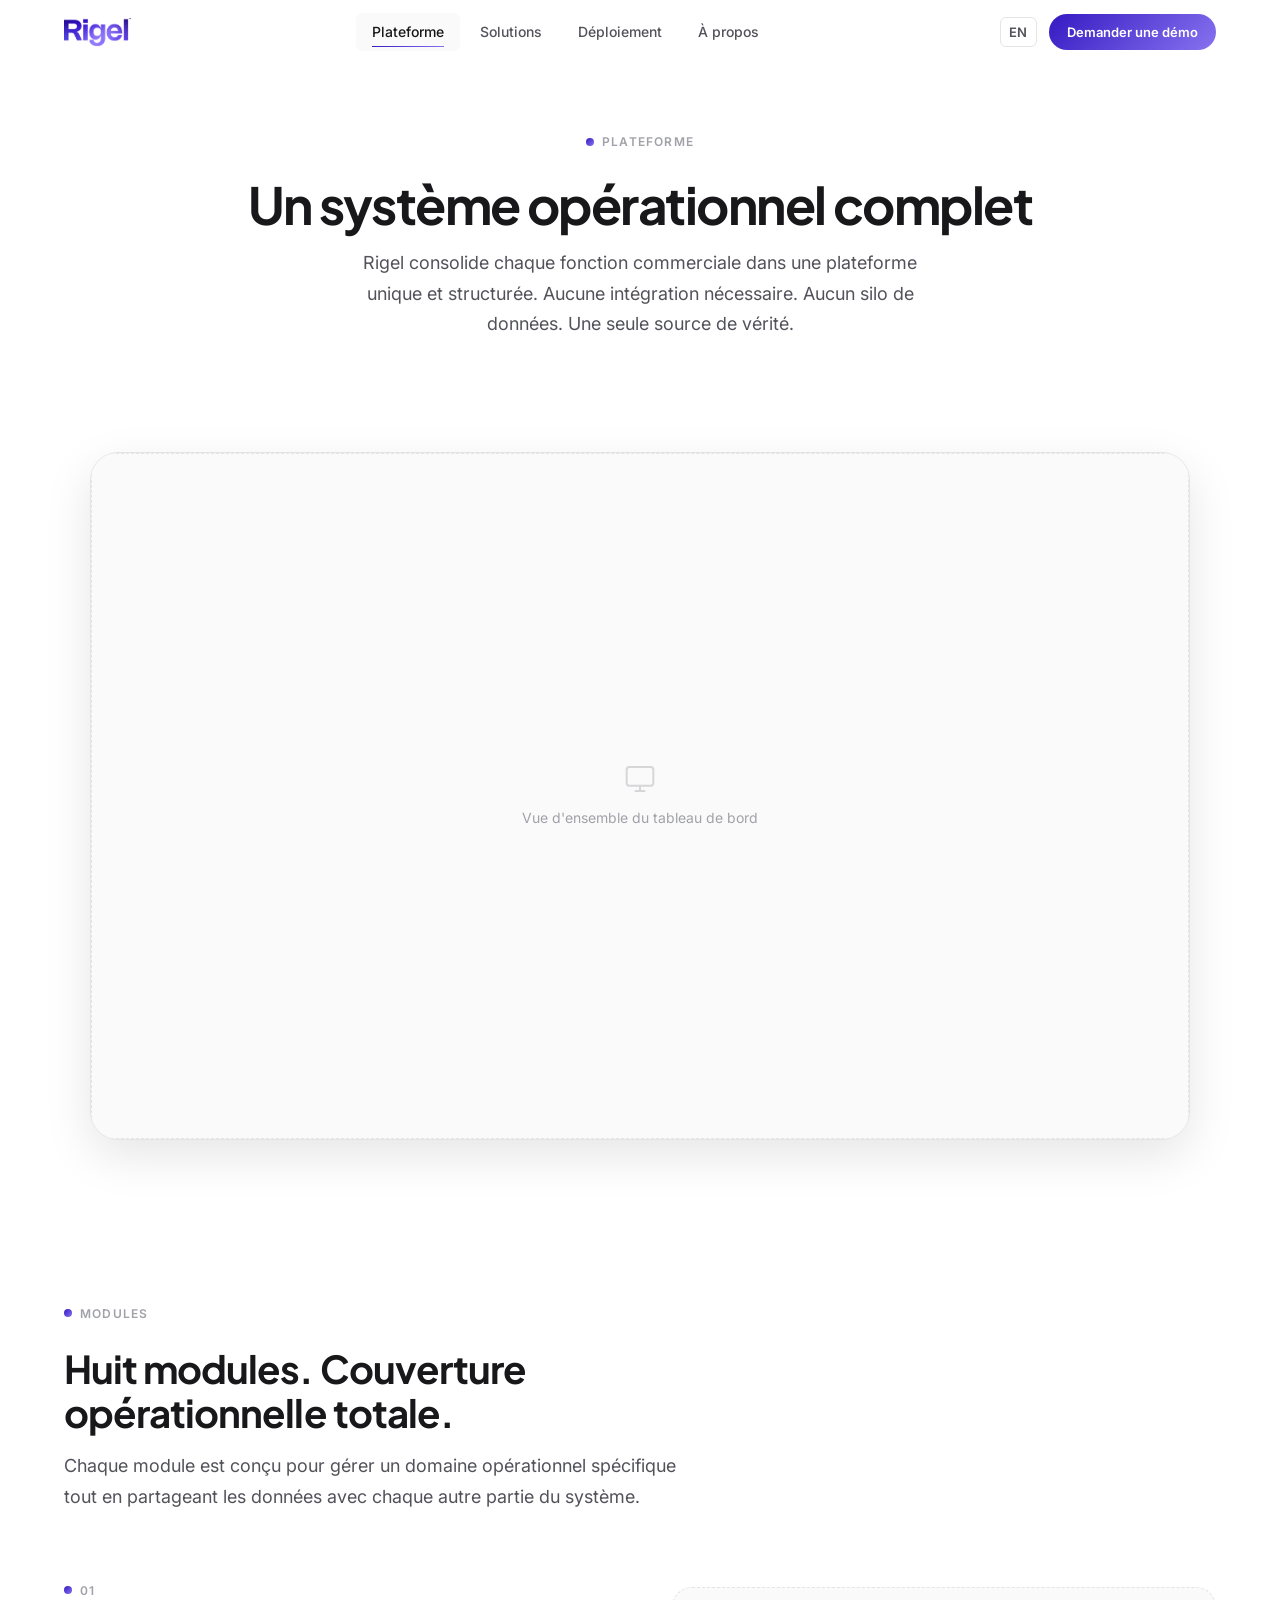
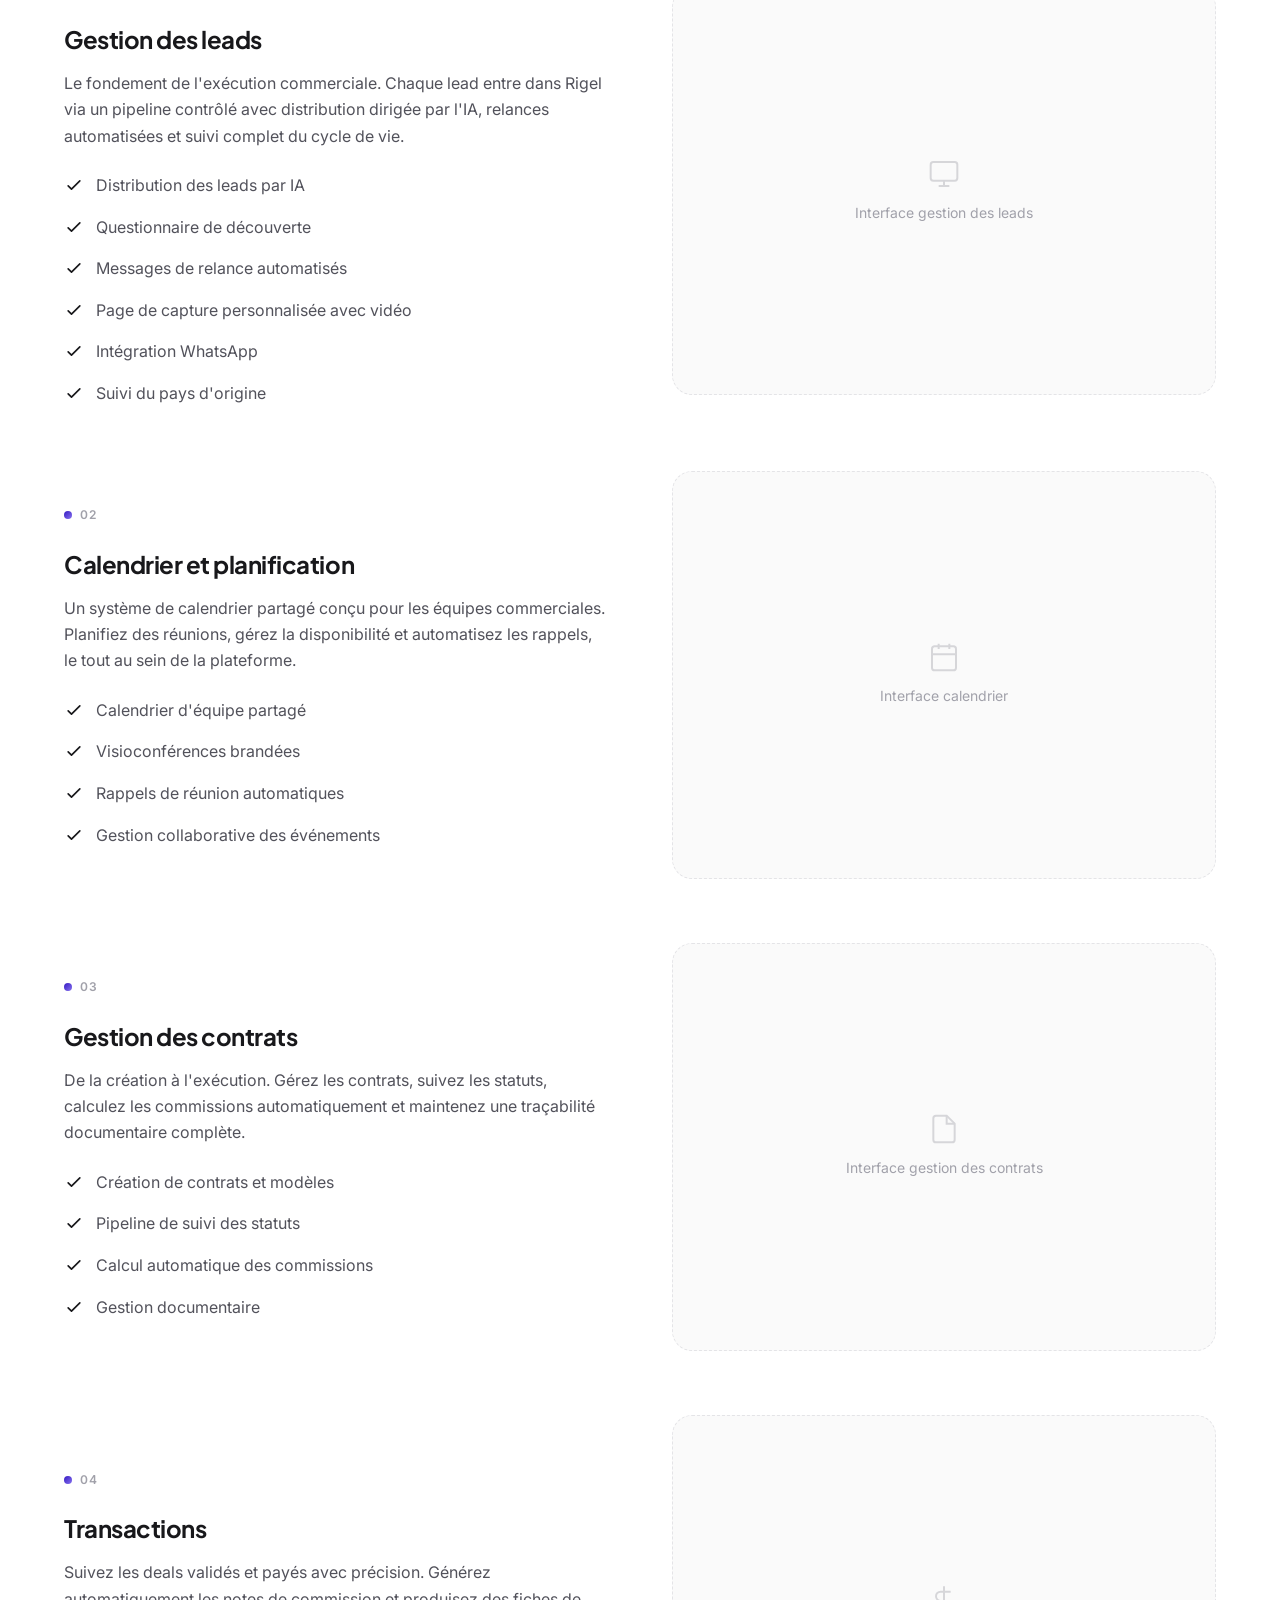
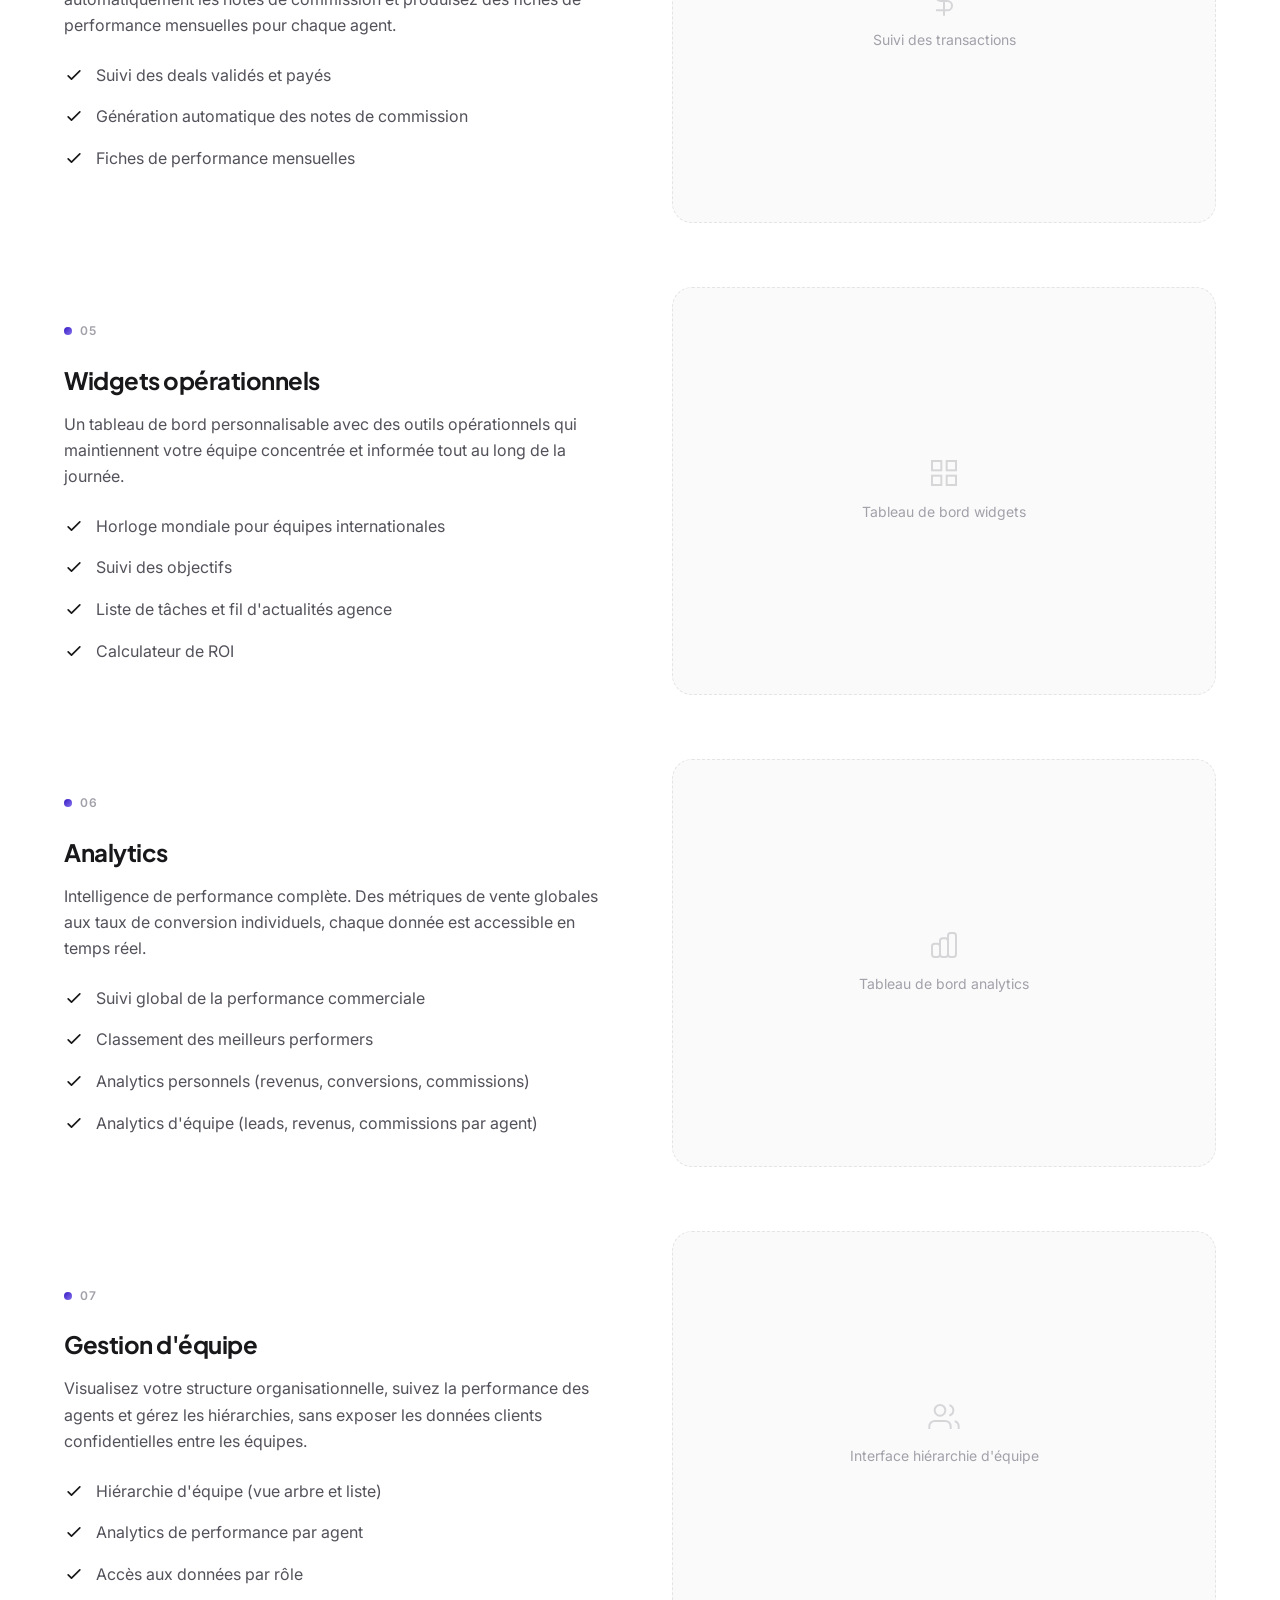
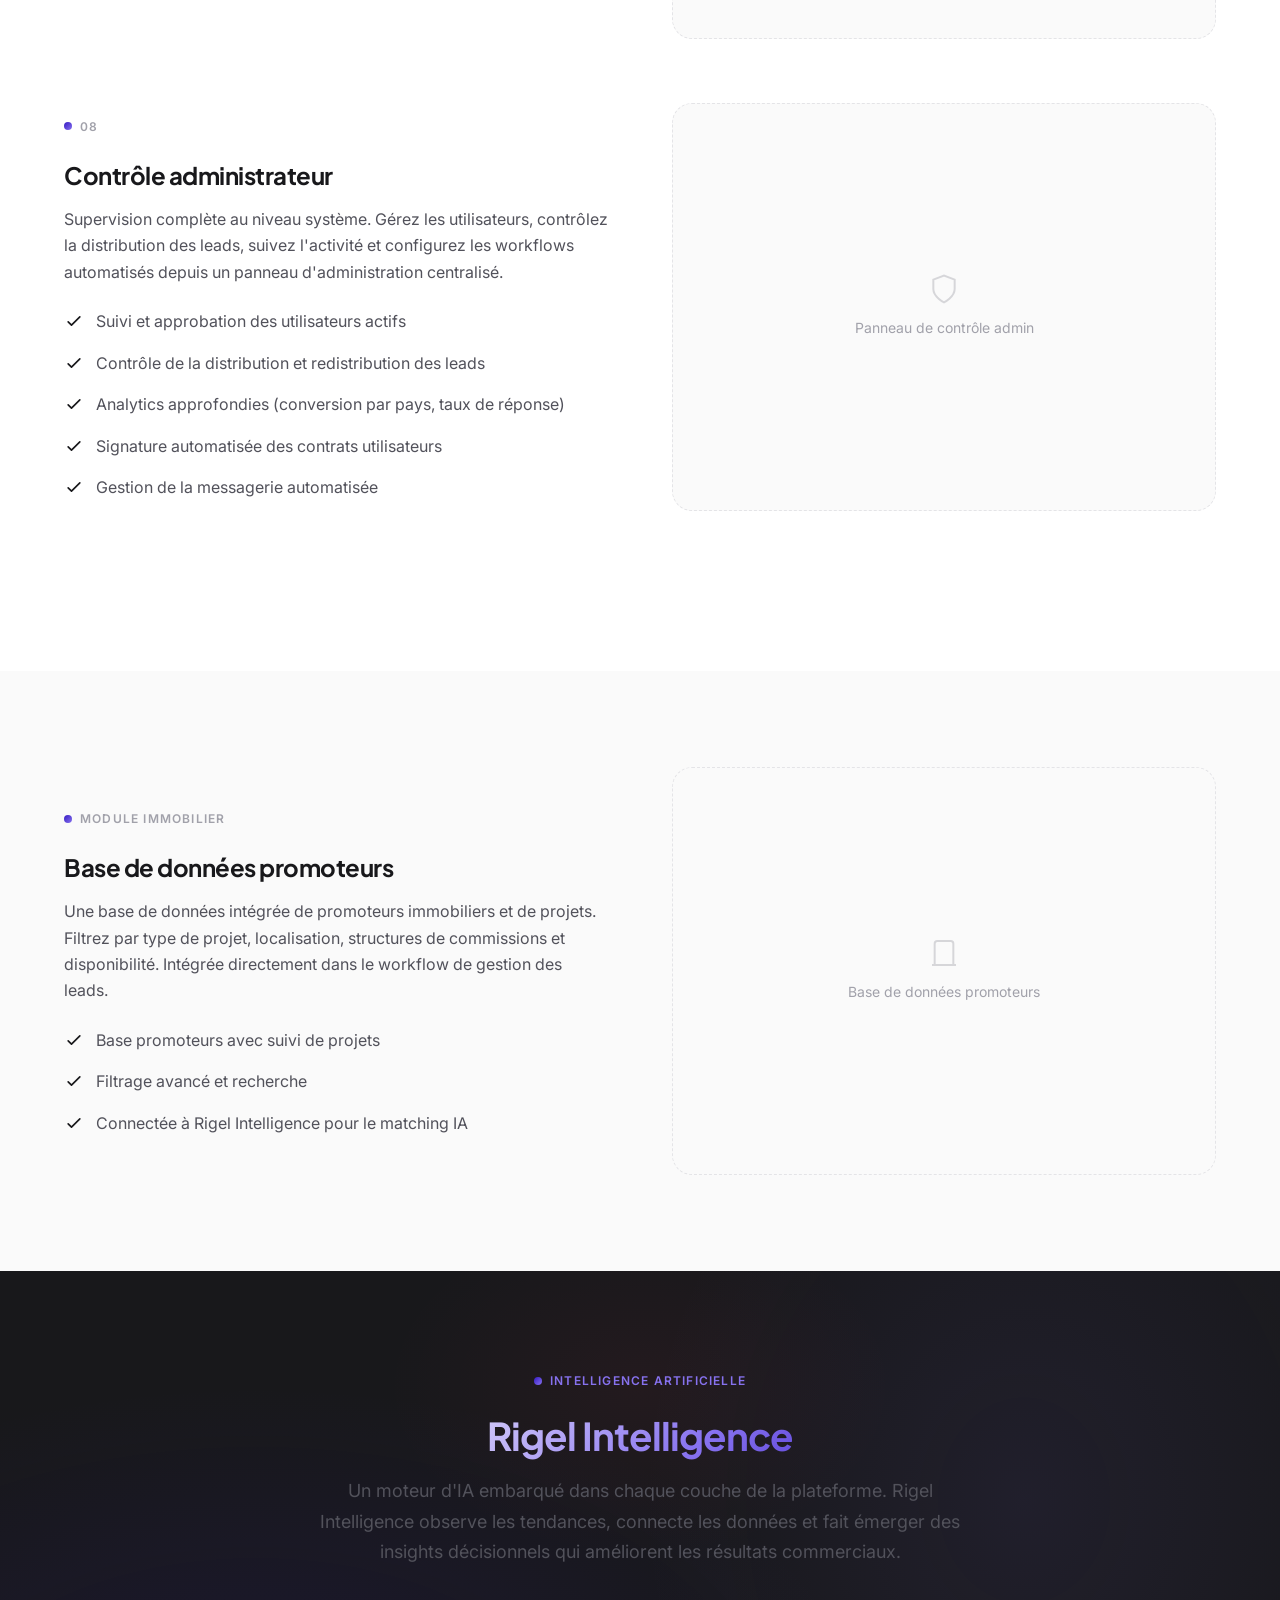
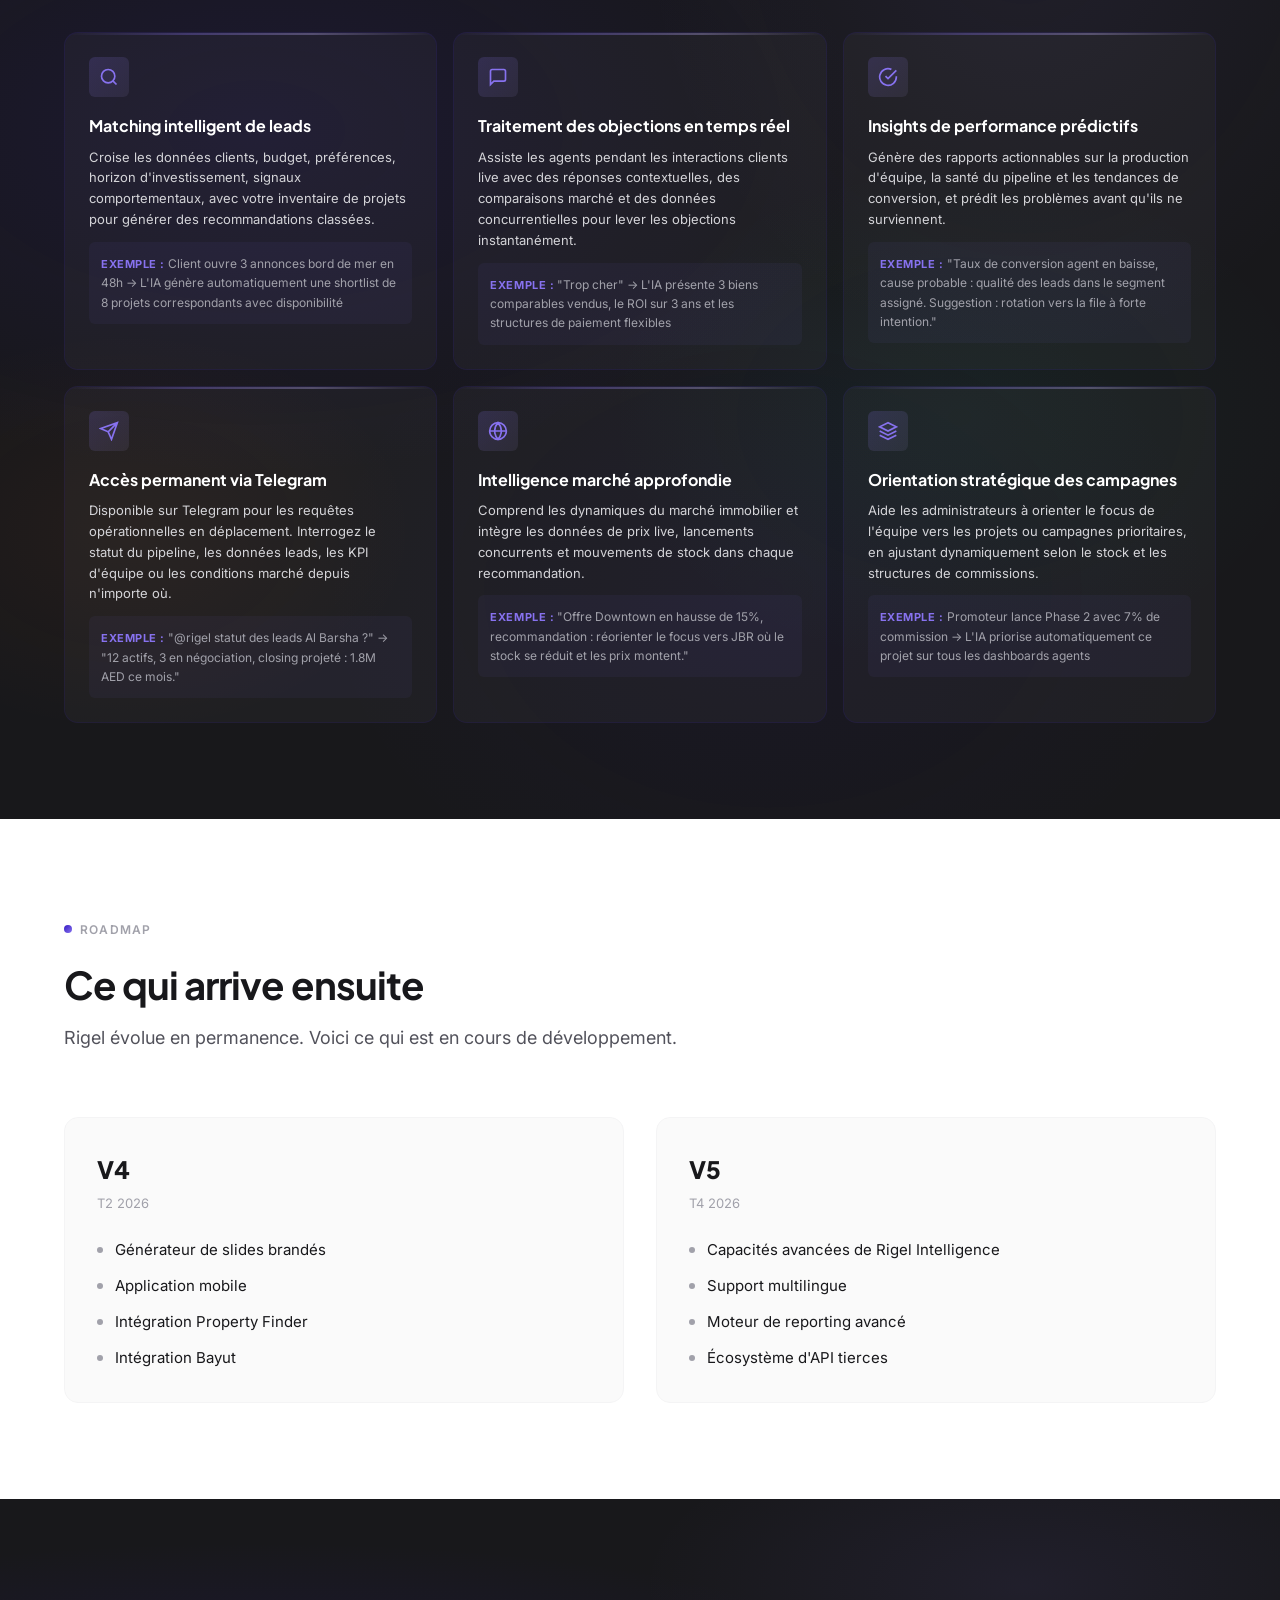
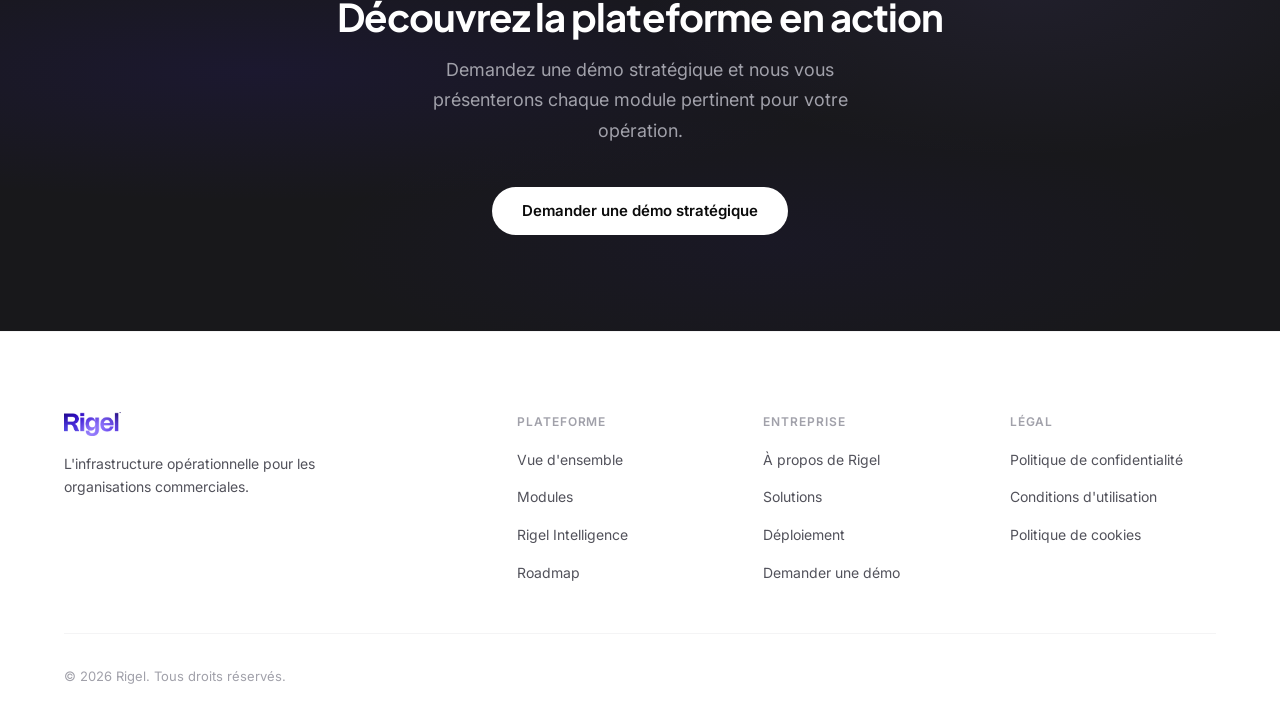
<file: fr/platform.html>
<!DOCTYPE html>
<html lang="fr">
<head>
  <meta charset="UTF-8">
  <meta name="viewport" content="width=device-width, initial-scale=1.0">
  <meta name="description" content="Plateforme Rigel, Gestion des leads, contrats, analytics, intelligence IA et contrôle administratif complet dans un seul système opérationnel.">
  <meta name="theme-color" content="#0A0A0A">
  <title>Plateforme | Rigel</title>
  <meta property="og:title" content="Plateforme | Rigel">
  <meta property="og:description" content="Gestion des leads, contrats, analytics, intelligence IA et contrôle administratif complet dans un seul système opérationnel.">
  <meta property="og:type" content="website">
  <meta property="og:url" content="https://rigel.io/fr/platform.html">
  <meta property="og:image" content="https://rigel.io/assets/images/og-platform.jpg">
  <meta name="twitter:card" content="summary_large_image">
  <link rel="canonical" href="https://rigel.io/fr/platform">
  <link rel="alternate" hreflang="en" href="https://rigel.io/platform">
  <link rel="alternate" hreflang="fr" href="https://rigel.io/fr/platform">
  <link rel="icon" href="../assets/images/favicon.svg" type="image/svg+xml">
  <link rel="preconnect" href="https://fonts.googleapis.com">
  <link rel="preconnect" href="https://fonts.gstatic.com" crossorigin>
  <link href="https://fonts.googleapis.com/css2?family=Inter:wght@400;500;600&family=Plus+Jakarta+Sans:wght@600;700;800&display=swap" rel="stylesheet">
  <link rel="stylesheet" href="../css/styles.css">
</head>
<body>
  <a href="#main" class="skip-link">Aller au contenu</a>
  <div class="scroll-progress" aria-hidden="true"></div>

  <nav class="nav">
    <div class="nav__inner">
      <a href="./" class="nav__logo">
        <img src="../assets/images/logo-rigel.png" alt="Rigel" class="nav__logo-img">
      </a>
      <div class="nav__links">
        <a href="platform" class="nav__link active">Plateforme</a>
        <a href="solutions" class="nav__link">Solutions</a>
        <a href="deployment" class="nav__link">Déploiement</a>
        <a href="about" class="nav__link">À propos</a>
      </div>
      <div class="nav__actions">
        <a href="../platform" class="nav__lang" aria-label="English">EN</a>
        <a href="demo" class="btn btn--primary btn--sm">Demander une démo</a>
        <button class="nav__burger" aria-label="Menu"><span></span><span></span><span></span></button>
      </div>
    </div>
    <div class="nav__mobile">
      <a href="./" class="nav__mobile-link">Accueil</a>
      <a href="platform" class="nav__mobile-link">Plateforme</a>
      <a href="solutions" class="nav__mobile-link">Solutions</a>
      <a href="deployment" class="nav__mobile-link">Déploiement</a>
      <a href="about" class="nav__mobile-link">À propos</a>
      <div class="nav__mobile-actions">
        <a href="../platform" class="btn btn--outline btn--full">English</a>
        <a href="demo" class="btn btn--primary btn--full">Demander une démo</a>
      </div>
    </div>
  </nav>

  <main id="main">
  <section class="page-header">
    <div class="container">
      <div class="tag">Plateforme</div>
      <h1 class="t-h1 page-header__title">Un système opérationnel complet</h1>
      <p class="page-header__text">Rigel consolide chaque fonction commerciale dans une plateforme unique et structurée. Aucune intégration nécessaire. Aucun silo de données. Une seule source de vérité.</p>
    </div>
  </section>

  <section class="section--sm">
    <div class="container">
      <div class="hero__visual fade-in-scale">
        <div class="visual-placeholder">
          <svg fill="none" stroke="currentColor" stroke-width="1.5" viewBox="0 0 24 24"><rect x="2" y="3" width="20" height="14" rx="2"/><path d="M8 21h8M12 17v4"/></svg>
          <span>Vue d'ensemble du tableau de bord</span>
        </div>
      </div>
    </div>
  </section>

  <section class="section" id="modules">
    <div class="container">
      <div class="section-header fade-in-blur">
        <div class="tag">Modules</div>
        <h2 class="t-h2">Huit modules. Couverture opérationnelle totale.</h2>
        <p class="t-body-lg">Chaque module est conçu pour gérer un domaine opérationnel spécifique tout en partageant les données avec chaque autre partie du système.</p>
      </div>

      <!-- Gestion des leads -->
      <div class="split mb-16 fade-in-left">
        <div class="split__content">
          <div class="tag">01</div>
          <h3 class="t-h3 mb-4">Gestion des leads</h3>
          <p class="t-body mb-6">Le fondement de l'exécution commerciale. Chaque lead entre dans Rigel via un pipeline contrôlé avec distribution dirigée par l'IA, relances automatisées et suivi complet du cycle de vie.</p>
          <ul class="feature-list">
            <li><svg class="feature-list__check" fill="none" stroke="currentColor" viewBox="0 0 24 24"><path stroke-linecap="round" stroke-linejoin="round" stroke-width="2" d="M5 13l4 4L19 7"/></svg>Distribution des leads par IA</li>
            <li><svg class="feature-list__check" fill="none" stroke="currentColor" viewBox="0 0 24 24"><path stroke-linecap="round" stroke-linejoin="round" stroke-width="2" d="M5 13l4 4L19 7"/></svg>Questionnaire de découverte</li>
            <li><svg class="feature-list__check" fill="none" stroke="currentColor" viewBox="0 0 24 24"><path stroke-linecap="round" stroke-linejoin="round" stroke-width="2" d="M5 13l4 4L19 7"/></svg>Messages de relance automatisés</li>
            <li><svg class="feature-list__check" fill="none" stroke="currentColor" viewBox="0 0 24 24"><path stroke-linecap="round" stroke-linejoin="round" stroke-width="2" d="M5 13l4 4L19 7"/></svg>Page de capture personnalisée avec vidéo</li>
            <li><svg class="feature-list__check" fill="none" stroke="currentColor" viewBox="0 0 24 24"><path stroke-linecap="round" stroke-linejoin="round" stroke-width="2" d="M5 13l4 4L19 7"/></svg>Intégration WhatsApp</li>
            <li><svg class="feature-list__check" fill="none" stroke="currentColor" viewBox="0 0 24 24"><path stroke-linecap="round" stroke-linejoin="round" stroke-width="2" d="M5 13l4 4L19 7"/></svg>Suivi du pays d'origine</li>
          </ul>
        </div>
        <div class="split__media">
          <div class="visual-placeholder" style="aspect-ratio:4/3;"><svg fill="none" stroke="currentColor" stroke-width="1.5" viewBox="0 0 24 24"><rect x="2" y="3" width="20" height="14" rx="2"/><path d="M8 21h8M12 17v4"/></svg><span>Interface gestion des leads</span></div>
        </div>
      </div>

      <!-- Calendrier -->
      <div class="split split--reverse mb-16 fade-in-right">
        <div class="split__content">
          <div class="tag">02</div>
          <h3 class="t-h3 mb-4">Calendrier et planification</h3>
          <p class="t-body mb-6">Un système de calendrier partagé conçu pour les équipes commerciales. Planifiez des réunions, gérez la disponibilité et automatisez les rappels, le tout au sein de la plateforme.</p>
          <ul class="feature-list">
            <li><svg class="feature-list__check" fill="none" stroke="currentColor" viewBox="0 0 24 24"><path stroke-linecap="round" stroke-linejoin="round" stroke-width="2" d="M5 13l4 4L19 7"/></svg>Calendrier d'équipe partagé</li>
            <li><svg class="feature-list__check" fill="none" stroke="currentColor" viewBox="0 0 24 24"><path stroke-linecap="round" stroke-linejoin="round" stroke-width="2" d="M5 13l4 4L19 7"/></svg>Visioconférences brandées</li>
            <li><svg class="feature-list__check" fill="none" stroke="currentColor" viewBox="0 0 24 24"><path stroke-linecap="round" stroke-linejoin="round" stroke-width="2" d="M5 13l4 4L19 7"/></svg>Rappels de réunion automatiques</li>
            <li><svg class="feature-list__check" fill="none" stroke="currentColor" viewBox="0 0 24 24"><path stroke-linecap="round" stroke-linejoin="round" stroke-width="2" d="M5 13l4 4L19 7"/></svg>Gestion collaborative des événements</li>
          </ul>
        </div>
        <div class="split__media">
          <div class="visual-placeholder" style="aspect-ratio:4/3;"><svg fill="none" stroke="currentColor" stroke-width="1.5" viewBox="0 0 24 24"><rect x="3" y="4" width="18" height="18" rx="2"/><path d="M16 2v4M8 2v4M3 10h18"/></svg><span>Interface calendrier</span></div>
        </div>
      </div>

      <!-- Contrats -->
      <div class="split mb-16 fade-in-left">
        <div class="split__content">
          <div class="tag">03</div>
          <h3 class="t-h3 mb-4">Gestion des contrats</h3>
          <p class="t-body mb-6">De la création à l'exécution. Gérez les contrats, suivez les statuts, calculez les commissions automatiquement et maintenez une traçabilité documentaire complète.</p>
          <ul class="feature-list">
            <li><svg class="feature-list__check" fill="none" stroke="currentColor" viewBox="0 0 24 24"><path stroke-linecap="round" stroke-linejoin="round" stroke-width="2" d="M5 13l4 4L19 7"/></svg>Création de contrats et modèles</li>
            <li><svg class="feature-list__check" fill="none" stroke="currentColor" viewBox="0 0 24 24"><path stroke-linecap="round" stroke-linejoin="round" stroke-width="2" d="M5 13l4 4L19 7"/></svg>Pipeline de suivi des statuts</li>
            <li><svg class="feature-list__check" fill="none" stroke="currentColor" viewBox="0 0 24 24"><path stroke-linecap="round" stroke-linejoin="round" stroke-width="2" d="M5 13l4 4L19 7"/></svg>Calcul automatique des commissions</li>
            <li><svg class="feature-list__check" fill="none" stroke="currentColor" viewBox="0 0 24 24"><path stroke-linecap="round" stroke-linejoin="round" stroke-width="2" d="M5 13l4 4L19 7"/></svg>Gestion documentaire</li>
          </ul>
        </div>
        <div class="split__media">
          <div class="visual-placeholder" style="aspect-ratio:4/3;"><svg fill="none" stroke="currentColor" stroke-width="1.5" viewBox="0 0 24 24"><path d="M14 2H6a2 2 0 00-2 2v16a2 2 0 002 2h12a2 2 0 002-2V8z"/><path d="M14 2v6h6"/></svg><span>Interface gestion des contrats</span></div>
        </div>
      </div>

      <!-- Transactions -->
      <div class="split split--reverse mb-16 fade-in-right">
        <div class="split__content">
          <div class="tag">04</div>
          <h3 class="t-h3 mb-4">Transactions</h3>
          <p class="t-body mb-6">Suivez les deals validés et payés avec précision. Générez automatiquement les notes de commission et produisez des fiches de performance mensuelles pour chaque agent.</p>
          <ul class="feature-list">
            <li><svg class="feature-list__check" fill="none" stroke="currentColor" viewBox="0 0 24 24"><path stroke-linecap="round" stroke-linejoin="round" stroke-width="2" d="M5 13l4 4L19 7"/></svg>Suivi des deals validés et payés</li>
            <li><svg class="feature-list__check" fill="none" stroke="currentColor" viewBox="0 0 24 24"><path stroke-linecap="round" stroke-linejoin="round" stroke-width="2" d="M5 13l4 4L19 7"/></svg>Génération automatique des notes de commission</li>
            <li><svg class="feature-list__check" fill="none" stroke="currentColor" viewBox="0 0 24 24"><path stroke-linecap="round" stroke-linejoin="round" stroke-width="2" d="M5 13l4 4L19 7"/></svg>Fiches de performance mensuelles</li>
          </ul>
        </div>
        <div class="split__media">
          <div class="visual-placeholder" style="aspect-ratio:4/3;"><svg fill="none" stroke="currentColor" stroke-width="1.5" viewBox="0 0 24 24"><path d="M12 1v22M17 5H9.5a3.5 3.5 0 000 7h5a3.5 3.5 0 010 7H6"/></svg><span>Suivi des transactions</span></div>
        </div>
      </div>

      <!-- Widgets -->
      <div class="split mb-16 fade-in-left">
        <div class="split__content">
          <div class="tag">05</div>
          <h3 class="t-h3 mb-4">Widgets opérationnels</h3>
          <p class="t-body mb-6">Un tableau de bord personnalisable avec des outils opérationnels qui maintiennent votre équipe concentrée et informée tout au long de la journée.</p>
          <ul class="feature-list">
            <li><svg class="feature-list__check" fill="none" stroke="currentColor" viewBox="0 0 24 24"><path stroke-linecap="round" stroke-linejoin="round" stroke-width="2" d="M5 13l4 4L19 7"/></svg>Horloge mondiale pour équipes internationales</li>
            <li><svg class="feature-list__check" fill="none" stroke="currentColor" viewBox="0 0 24 24"><path stroke-linecap="round" stroke-linejoin="round" stroke-width="2" d="M5 13l4 4L19 7"/></svg>Suivi des objectifs</li>
            <li><svg class="feature-list__check" fill="none" stroke="currentColor" viewBox="0 0 24 24"><path stroke-linecap="round" stroke-linejoin="round" stroke-width="2" d="M5 13l4 4L19 7"/></svg>Liste de tâches et fil d'actualités agence</li>
            <li><svg class="feature-list__check" fill="none" stroke="currentColor" viewBox="0 0 24 24"><path stroke-linecap="round" stroke-linejoin="round" stroke-width="2" d="M5 13l4 4L19 7"/></svg>Calculateur de ROI</li>
          </ul>
        </div>
        <div class="split__media">
          <div class="visual-placeholder" style="aspect-ratio:4/3;"><svg fill="none" stroke="currentColor" stroke-width="1.5" viewBox="0 0 24 24"><rect x="3" y="3" width="7" height="7"/><rect x="14" y="3" width="7" height="7"/><rect x="14" y="14" width="7" height="7"/><rect x="3" y="14" width="7" height="7"/></svg><span>Tableau de bord widgets</span></div>
        </div>
      </div>

      <!-- Analytics -->
      <div class="split split--reverse mb-16 fade-in-right">
        <div class="split__content">
          <div class="tag">06</div>
          <h3 class="t-h3 mb-4">Analytics</h3>
          <p class="t-body mb-6">Intelligence de performance complète. Des métriques de vente globales aux taux de conversion individuels, chaque donnée est accessible en temps réel.</p>
          <ul class="feature-list">
            <li><svg class="feature-list__check" fill="none" stroke="currentColor" viewBox="0 0 24 24"><path stroke-linecap="round" stroke-linejoin="round" stroke-width="2" d="M5 13l4 4L19 7"/></svg>Suivi global de la performance commerciale</li>
            <li><svg class="feature-list__check" fill="none" stroke="currentColor" viewBox="0 0 24 24"><path stroke-linecap="round" stroke-linejoin="round" stroke-width="2" d="M5 13l4 4L19 7"/></svg>Classement des meilleurs performers</li>
            <li><svg class="feature-list__check" fill="none" stroke="currentColor" viewBox="0 0 24 24"><path stroke-linecap="round" stroke-linejoin="round" stroke-width="2" d="M5 13l4 4L19 7"/></svg>Analytics personnels (revenus, conversions, commissions)</li>
            <li><svg class="feature-list__check" fill="none" stroke="currentColor" viewBox="0 0 24 24"><path stroke-linecap="round" stroke-linejoin="round" stroke-width="2" d="M5 13l4 4L19 7"/></svg>Analytics d'équipe (leads, revenus, commissions par agent)</li>
          </ul>
        </div>
        <div class="split__media">
          <div class="visual-placeholder" style="aspect-ratio:4/3;"><svg fill="none" stroke="currentColor" stroke-width="1.5" viewBox="0 0 24 24"><path d="M9 19v-6a2 2 0 00-2-2H5a2 2 0 00-2 2v6a2 2 0 002 2h2a2 2 0 002-2zm0 0V9a2 2 0 012-2h2a2 2 0 012 2v10m-6 0a2 2 0 002 2h2a2 2 0 002-2m0 0V5a2 2 0 012-2h2a2 2 0 012 2v14a2 2 0 01-2 2h-2a2 2 0 01-2-2z"/></svg><span>Tableau de bord analytics</span></div>
        </div>
      </div>

      <!-- Gestion d'équipe -->
      <div class="split mb-16 fade-in-left">
        <div class="split__content">
          <div class="tag">07</div>
          <h3 class="t-h3 mb-4">Gestion d'équipe</h3>
          <p class="t-body mb-6">Visualisez votre structure organisationnelle, suivez la performance des agents et gérez les hiérarchies, sans exposer les données clients confidentielles entre les équipes.</p>
          <ul class="feature-list">
            <li><svg class="feature-list__check" fill="none" stroke="currentColor" viewBox="0 0 24 24"><path stroke-linecap="round" stroke-linejoin="round" stroke-width="2" d="M5 13l4 4L19 7"/></svg>Hiérarchie d'équipe (vue arbre et liste)</li>
            <li><svg class="feature-list__check" fill="none" stroke="currentColor" viewBox="0 0 24 24"><path stroke-linecap="round" stroke-linejoin="round" stroke-width="2" d="M5 13l4 4L19 7"/></svg>Analytics de performance par agent</li>
            <li><svg class="feature-list__check" fill="none" stroke="currentColor" viewBox="0 0 24 24"><path stroke-linecap="round" stroke-linejoin="round" stroke-width="2" d="M5 13l4 4L19 7"/></svg>Accès aux données par rôle</li>
          </ul>
        </div>
        <div class="split__media">
          <div class="visual-placeholder" style="aspect-ratio:4/3;"><svg fill="none" stroke="currentColor" stroke-width="1.5" viewBox="0 0 24 24"><path d="M17 21v-2a4 4 0 00-4-4H5a4 4 0 00-4 4v2"/><circle cx="9" cy="7" r="4"/><path d="M23 21v-2a4 4 0 00-3-3.87M16 3.13a4 4 0 010 7.75"/></svg><span>Interface hiérarchie d'équipe</span></div>
        </div>
      </div>

      <!-- Contrôle admin -->
      <div class="split split--reverse mb-16 fade-in-right">
        <div class="split__content">
          <div class="tag">08</div>
          <h3 class="t-h3 mb-4">Contrôle administrateur</h3>
          <p class="t-body mb-6">Supervision complète au niveau système. Gérez les utilisateurs, contrôlez la distribution des leads, suivez l'activité et configurez les workflows automatisés depuis un panneau d'administration centralisé.</p>
          <ul class="feature-list">
            <li><svg class="feature-list__check" fill="none" stroke="currentColor" viewBox="0 0 24 24"><path stroke-linecap="round" stroke-linejoin="round" stroke-width="2" d="M5 13l4 4L19 7"/></svg>Suivi et approbation des utilisateurs actifs</li>
            <li><svg class="feature-list__check" fill="none" stroke="currentColor" viewBox="0 0 24 24"><path stroke-linecap="round" stroke-linejoin="round" stroke-width="2" d="M5 13l4 4L19 7"/></svg>Contrôle de la distribution et redistribution des leads</li>
            <li><svg class="feature-list__check" fill="none" stroke="currentColor" viewBox="0 0 24 24"><path stroke-linecap="round" stroke-linejoin="round" stroke-width="2" d="M5 13l4 4L19 7"/></svg>Analytics approfondies (conversion par pays, taux de réponse)</li>
            <li><svg class="feature-list__check" fill="none" stroke="currentColor" viewBox="0 0 24 24"><path stroke-linecap="round" stroke-linejoin="round" stroke-width="2" d="M5 13l4 4L19 7"/></svg>Signature automatisée des contrats utilisateurs</li>
            <li><svg class="feature-list__check" fill="none" stroke="currentColor" viewBox="0 0 24 24"><path stroke-linecap="round" stroke-linejoin="round" stroke-width="2" d="M5 13l4 4L19 7"/></svg>Gestion de la messagerie automatisée</li>
          </ul>
        </div>
        <div class="split__media">
          <div class="visual-placeholder" style="aspect-ratio:4/3;"><svg fill="none" stroke="currentColor" stroke-width="1.5" viewBox="0 0 24 24"><path d="M12 22s8-4 8-10V5l-8-3-8 3v7c0 6 8 10 8 10z"/></svg><span>Panneau de contrôle admin</span></div>
        </div>
      </div>
    </div>
  </section>

  <!-- Base de données promoteurs -->
  <section class="section section--soft">
    <div class="container">
      <div class="split fade-in-left">
        <div class="split__content">
          <div class="tag">Module immobilier</div>
          <h3 class="t-h3 mb-4">Base de données promoteurs</h3>
          <p class="t-body mb-6">Une base de données intégrée de promoteurs immobiliers et de projets. Filtrez par type de projet, localisation, structures de commissions et disponibilité. Intégrée directement dans le workflow de gestion des leads.</p>
          <ul class="feature-list">
            <li><svg class="feature-list__check" fill="none" stroke="currentColor" viewBox="0 0 24 24"><path stroke-linecap="round" stroke-linejoin="round" stroke-width="2" d="M5 13l4 4L19 7"/></svg>Base promoteurs avec suivi de projets</li>
            <li><svg class="feature-list__check" fill="none" stroke="currentColor" viewBox="0 0 24 24"><path stroke-linecap="round" stroke-linejoin="round" stroke-width="2" d="M5 13l4 4L19 7"/></svg>Filtrage avancé et recherche</li>
            <li><svg class="feature-list__check" fill="none" stroke="currentColor" viewBox="0 0 24 24"><path stroke-linecap="round" stroke-linejoin="round" stroke-width="2" d="M5 13l4 4L19 7"/></svg>Connectée à Rigel Intelligence pour le matching IA</li>
          </ul>
        </div>
        <div class="split__media">
          <div class="visual-placeholder" style="aspect-ratio:4/3;"><svg fill="none" stroke="currentColor" stroke-width="1.5" viewBox="0 0 24 24"><path d="M19 21V5a2 2 0 00-2-2H7a2 2 0 00-2 2v16m14 0H5m14 0h2M5 21H3"/></svg><span>Base de données promoteurs</span></div>
        </div>
      </div>
    </div>
  </section>

  <!-- Rigel Intelligence -->
  <section class="section ai-section" id="rigel-intelligence">
    <div class="ai-section__glow" aria-hidden="true"></div>
    <div class="container">
      <div class="section-header section-header--center fade-in-blur">
        <div class="tag tag--ai" style="justify-content:center;">Intelligence artificielle</div>
        <h2 class="t-h2 ai-title">Rigel Intelligence</h2>
        <p class="t-body-lg" style="max-width:640px;margin-inline:auto;">Un moteur d'IA embarqué dans chaque couche de la plateforme. Rigel Intelligence observe les tendances, connecte les données et fait émerger des insights décisionnels qui améliorent les résultats commerciaux.</p>
      </div>

      <!-- Capacités -->
      <div class="ai-grid stagger-children">
        <div class="ai-card">
          <div class="ai-card__icon"><svg fill="none" stroke="currentColor" stroke-width="2" viewBox="0 0 24 24"><circle cx="11" cy="11" r="8"/><path d="M21 21l-4.35-4.35"/></svg></div>
          <h4 class="ai-card__title">Matching intelligent de leads</h4>
          <p class="ai-card__text">Croise les données clients, budget, préférences, horizon d'investissement, signaux comportementaux, avec votre inventaire de projets pour générer des recommandations classées.</p>
          <div class="ai-card__example">
            <span>Exemple :</span> Client ouvre 3 annonces bord de mer en 48h → L'IA génère automatiquement une shortlist de 8 projets correspondants avec disponibilité
          </div>
        </div>
        <div class="ai-card">
          <div class="ai-card__icon"><svg fill="none" stroke="currentColor" stroke-width="2" viewBox="0 0 24 24"><path d="M21 15a2 2 0 01-2 2H7l-4 4V5a2 2 0 012-2h14a2 2 0 012 2z"/></svg></div>
          <h4 class="ai-card__title">Traitement des objections en temps réel</h4>
          <p class="ai-card__text">Assiste les agents pendant les interactions clients live avec des réponses contextuelles, des comparaisons marché et des données concurrentielles pour lever les objections instantanément.</p>
          <div class="ai-card__example">
            <span>Exemple :</span> "Trop cher" → L'IA présente 3 biens comparables vendus, le ROI sur 3 ans et les structures de paiement flexibles
          </div>
        </div>
        <div class="ai-card">
          <div class="ai-card__icon"><svg fill="none" stroke="currentColor" stroke-width="2" viewBox="0 0 24 24"><path d="M22 11.08V12a10 10 0 11-5.93-9.14"/><path d="M22 4L12 14.01l-3-3"/></svg></div>
          <h4 class="ai-card__title">Insights de performance prédictifs</h4>
          <p class="ai-card__text">Génère des rapports actionnables sur la production d'équipe, la santé du pipeline et les tendances de conversion, et prédit les problèmes avant qu'ils ne surviennent.</p>
          <div class="ai-card__example">
            <span>Exemple :</span> "Taux de conversion agent en baisse, cause probable : qualité des leads dans le segment assigné. Suggestion : rotation vers la file à forte intention."
          </div>
        </div>
        <div class="ai-card">
          <div class="ai-card__icon"><svg fill="none" stroke="currentColor" stroke-width="2" viewBox="0 0 24 24"><path d="M22 2L11 13M22 2l-7 20-4-9-9-4 20-7z"/></svg></div>
          <h4 class="ai-card__title">Accès permanent via Telegram</h4>
          <p class="ai-card__text">Disponible sur Telegram pour les requêtes opérationnelles en déplacement. Interrogez le statut du pipeline, les données leads, les KPI d'équipe ou les conditions marché depuis n'importe où.</p>
          <div class="ai-card__example">
            <span>Exemple :</span> "@rigel statut des leads Al Barsha ?" → "12 actifs, 3 en négociation, closing projeté : 1.8M AED ce mois."
          </div>
        </div>
        <div class="ai-card">
          <div class="ai-card__icon"><svg fill="none" stroke="currentColor" stroke-width="2" viewBox="0 0 24 24"><circle cx="12" cy="12" r="10"/><path d="M2 12h20M12 2a15.3 15.3 0 014 10 15.3 15.3 0 01-4 10 15.3 15.3 0 01-4-10 15.3 15.3 0 014-10z"/></svg></div>
          <h4 class="ai-card__title">Intelligence marché approfondie</h4>
          <p class="ai-card__text">Comprend les dynamiques du marché immobilier et intègre les données de prix live, lancements concurrents et mouvements de stock dans chaque recommandation.</p>
          <div class="ai-card__example">
            <span>Exemple :</span> "Offre Downtown en hausse de 15%, recommandation : réorienter le focus vers JBR où le stock se réduit et les prix montent."
          </div>
        </div>
        <div class="ai-card">
          <div class="ai-card__icon"><svg fill="none" stroke="currentColor" stroke-width="2" viewBox="0 0 24 24"><path d="M12 2L2 7l10 5 10-5-10-5zM2 17l10 5 10-5M2 12l10 5 10-5"/></svg></div>
          <h4 class="ai-card__title">Orientation stratégique des campagnes</h4>
          <p class="ai-card__text">Aide les administrateurs à orienter le focus de l'équipe vers les projets ou campagnes prioritaires, en ajustant dynamiquement selon le stock et les structures de commissions.</p>
          <div class="ai-card__example">
            <span>Exemple :</span> Promoteur lance Phase 2 avec 7% de commission → L'IA priorise automatiquement ce projet sur tous les dashboards agents
          </div>
        </div>
      </div>
    </div>
  </section>

  <!-- Roadmap -->
  <section class="section" id="roadmap">
    <div class="container">
      <div class="section-header fade-in-blur">
        <div class="tag">Roadmap</div>
        <h2 class="t-h2">Ce qui arrive ensuite</h2>
        <p class="t-body-lg">Rigel évolue en permanence. Voici ce qui est en cours de développement.</p>
      </div>
      <div class="grid grid--2 stagger-children">
        <div class="roadmap-card">
          <div class="roadmap-card__version">V4</div>
          <div class="roadmap-card__date">T2 2026</div>
          <ul class="roadmap-card__list">
            <li>Générateur de slides brandés</li>
            <li>Application mobile</li>
            <li>Intégration Property Finder</li>
            <li>Intégration Bayut</li>
          </ul>
        </div>
        <div class="roadmap-card">
          <div class="roadmap-card__version">V5</div>
          <div class="roadmap-card__date">T4 2026</div>
          <ul class="roadmap-card__list">
            <li>Capacités avancées de Rigel Intelligence</li>
            <li>Support multilingue</li>
            <li>Moteur de reporting avancé</li>
            <li>Écosystème d'API tierces</li>
          </ul>
        </div>
      </div>
    </div>
  </section>

  <!-- CTA -->
  <section class="cta-section">
    <div class="container fade-in-scale">
      <h2 class="t-h2">Découvrez la plateforme en action</h2>
      <p class="t-body-lg">Demandez une démo stratégique et nous vous présenterons chaque module pertinent pour votre opération.</p>
      <a href="demo" class="btn btn--white btn--lg">Demander une démo stratégique</a>
    </div>
  </section>

  </main>

  <footer class="footer">
    <div class="container">
      <div class="footer__grid">
        <div class="footer__brand">
          <a href="./" class="footer__logo"><img src="../assets/images/logo-rigel.png" alt="Rigel" class="footer__logo-img"></a>
          <p class="footer__desc">L'infrastructure opérationnelle pour les organisations commerciales.</p>
        </div>
        <div>
          <h4 class="footer__col-title">Plateforme</h4>
          <ul class="footer__links">
            <li><a href="platform" class="footer__link">Vue d'ensemble</a></li>
            <li><a href="platform.html#modules" class="footer__link">Modules</a></li>
            <li><a href="platform.html#rigel-intelligence" class="footer__link">Rigel Intelligence</a></li>
            <li><a href="platform.html#roadmap" class="footer__link">Roadmap</a></li>
          </ul>
        </div>
        <div>
          <h4 class="footer__col-title">Entreprise</h4>
          <ul class="footer__links">
            <li><a href="about" class="footer__link">À propos de Rigel</a></li>
            <li><a href="solutions" class="footer__link">Solutions</a></li>
            <li><a href="deployment" class="footer__link">Déploiement</a></li>
            <li><a href="demo" class="footer__link">Demander une démo</a></li>
          </ul>
        </div>
        <div>
          <h4 class="footer__col-title">Légal</h4>
          <ul class="footer__links">
            <li><a href="legal.html#privacy" class="footer__link">Politique de confidentialité</a></li>
            <li><a href="legal.html#terms" class="footer__link">Conditions d'utilisation</a></li>
            <li><a href="legal.html#cookies" class="footer__link">Politique de cookies</a></li>
          </ul>
        </div>
      </div>
      <div class="footer__bottom">
        <p class="footer__copy">&copy; 2026 Rigel. Tous droits réservés.</p>
      </div>
    </div>
  </footer>

  <a href="https://wa.me/971000000000" target="_blank" rel="noopener" class="whatsapp-btn" aria-label="WhatsApp">
    <svg viewBox="0 0 24 24" fill="currentColor" width="22" height="22"><path d="M17.472 14.382c-.297-.149-1.758-.867-2.03-.967-.273-.099-.471-.148-.67.15-.197.297-.767.966-.94 1.164-.173.199-.347.223-.644.075-.297-.15-1.255-.463-2.39-1.475-.883-.788-1.48-1.761-1.653-2.059-.173-.297-.018-.458.13-.606.134-.133.298-.347.446-.52.149-.174.198-.298.298-.497.099-.198.05-.371-.025-.52-.075-.149-.669-1.612-.916-2.207-.242-.579-.487-.5-.669-.51-.173-.008-.371-.01-.57-.01-.198 0-.52.074-.792.372-.272.297-1.04 1.016-1.04 2.479 0 1.462 1.065 2.875 1.213 3.074.149.198 2.096 3.2 5.077 4.487.709.306 1.262.489 1.694.625.712.227 1.36.195 1.871.118.571-.085 1.758-.719 2.006-1.413.248-.694.248-1.289.173-1.413-.074-.124-.272-.198-.57-.347m-5.421 7.403h-.004a9.87 9.87 0 01-5.031-1.378l-.361-.214-3.741.982.998-3.648-.235-.374a9.86 9.86 0 01-1.51-5.26c.001-5.45 4.436-9.884 9.888-9.884 2.64 0 5.122 1.03 6.988 2.898a9.825 9.825 0 012.893 6.994c-.003 5.45-4.437 9.884-9.885 9.884m8.413-18.297A11.815 11.815 0 0012.05 0C5.495 0 .16 5.335.157 11.892c0 2.096.547 4.142 1.588 5.945L.057 24l6.305-1.654a11.882 11.882 0 005.683 1.448h.005c6.554 0 11.89-5.335 11.893-11.893a11.821 11.821 0 00-3.48-8.413z"/></svg>
    <span class="whatsapp-btn__text">Contactez-nous</span>
  </a>
  <button class="back-to-top" aria-label="Retour en haut">
    <svg width="20" height="20" fill="none" stroke="currentColor" stroke-width="2" viewBox="0 0 24 24"><path d="M18 15l-6-6-6 6"/></svg>
  </button>
  <script src="../js/main.js" defer></script>
</body>
</html>
</file>
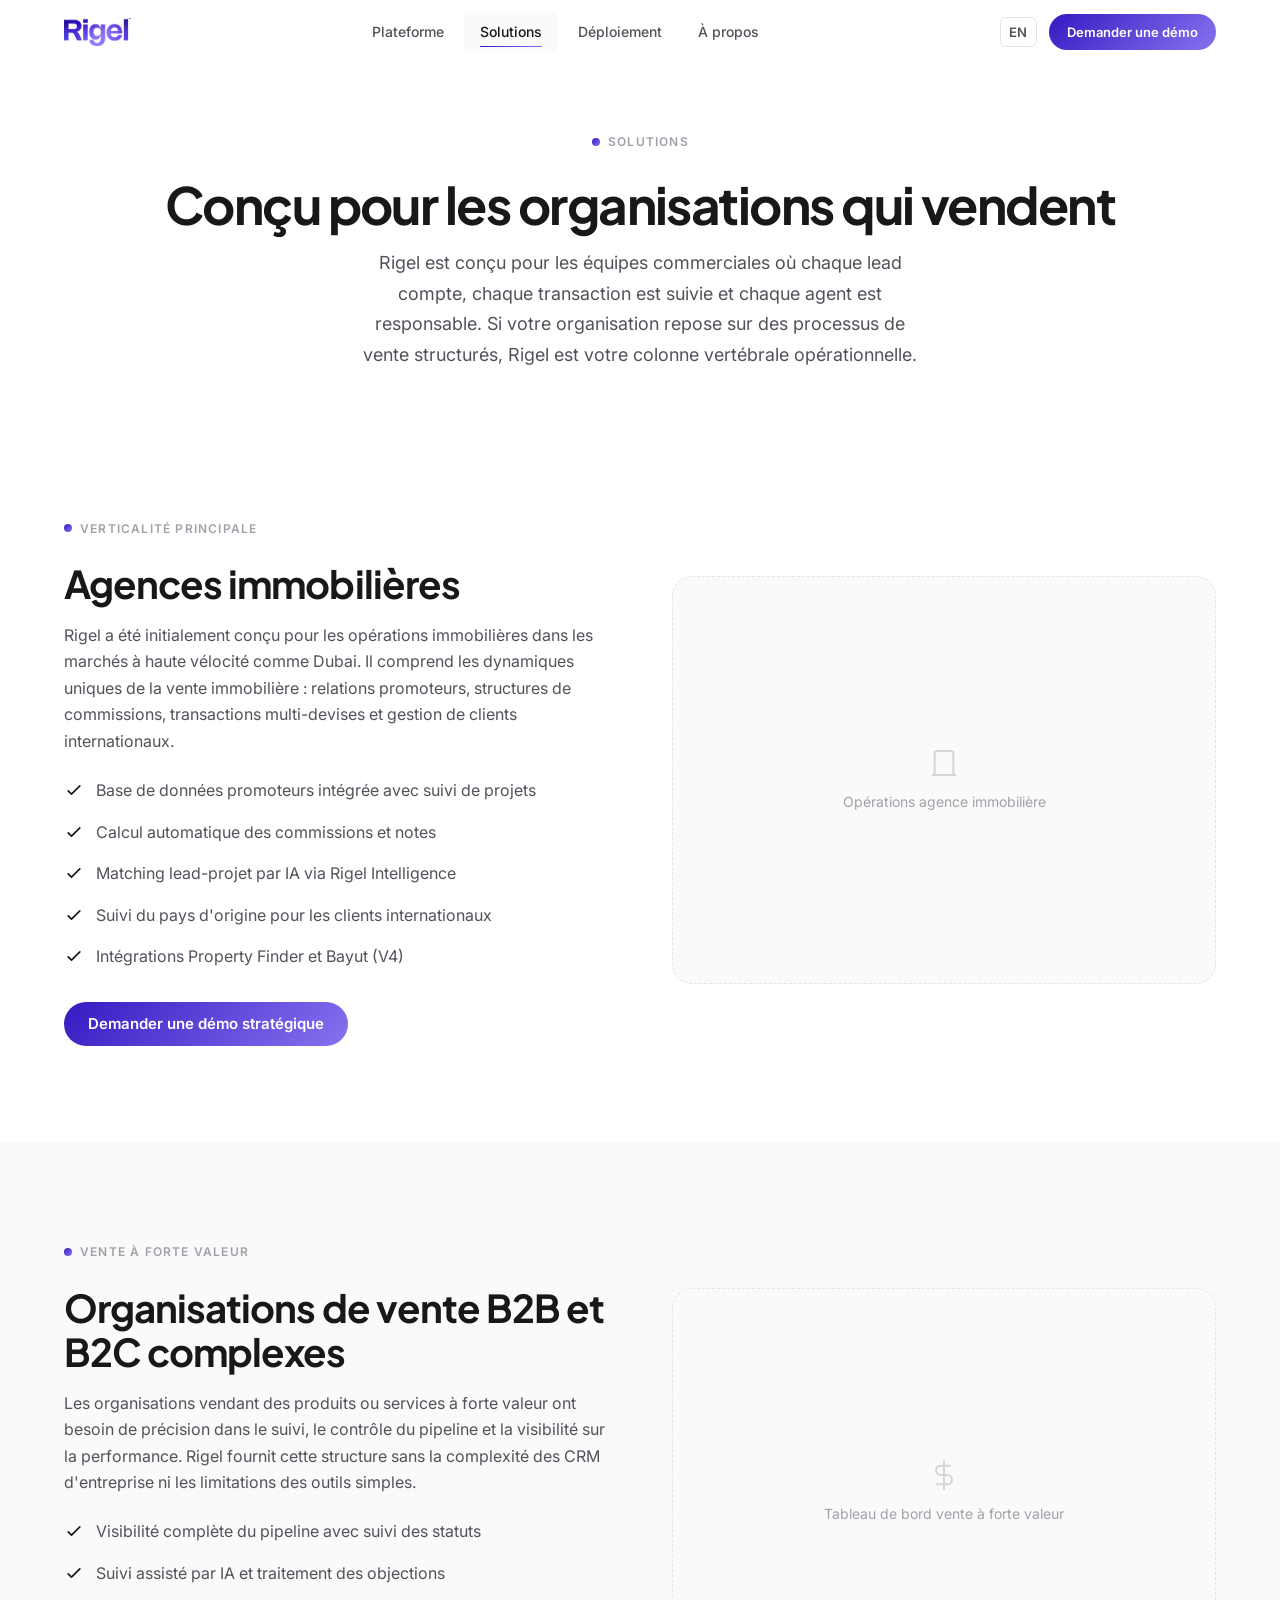
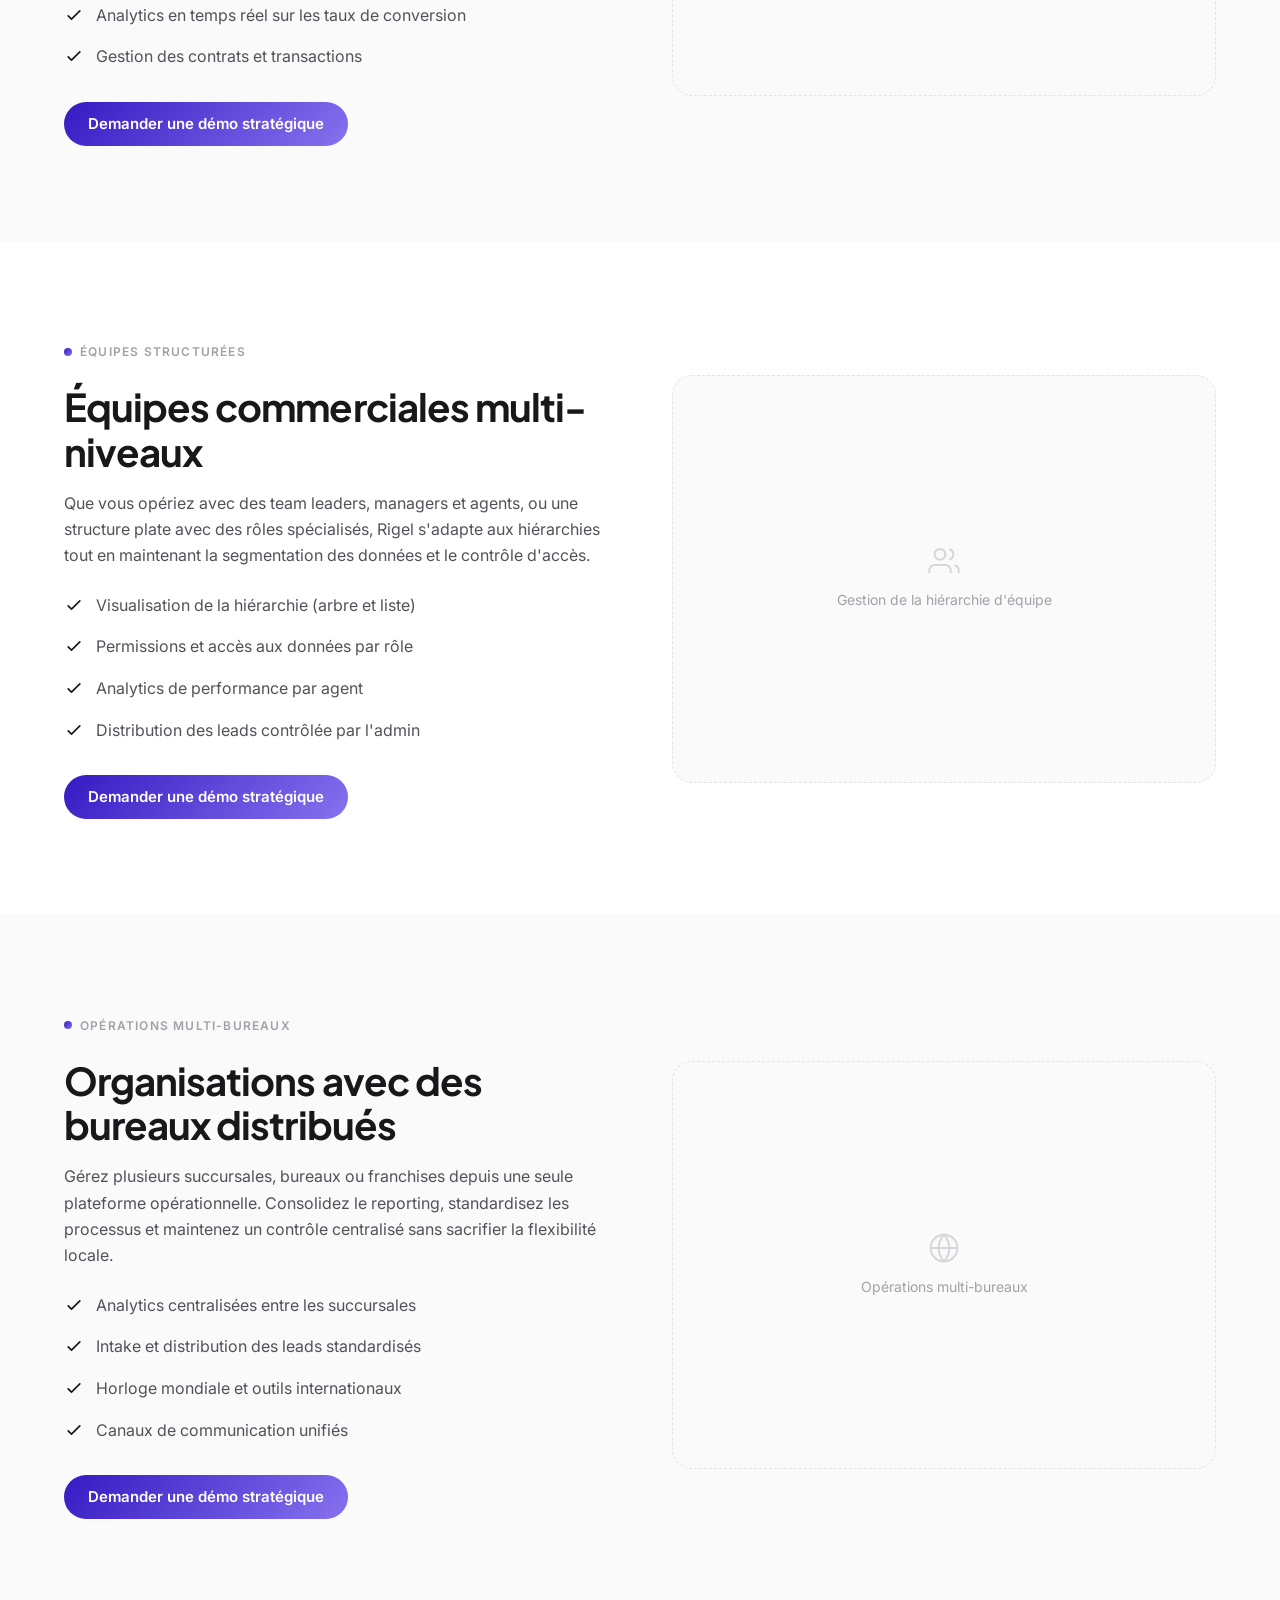
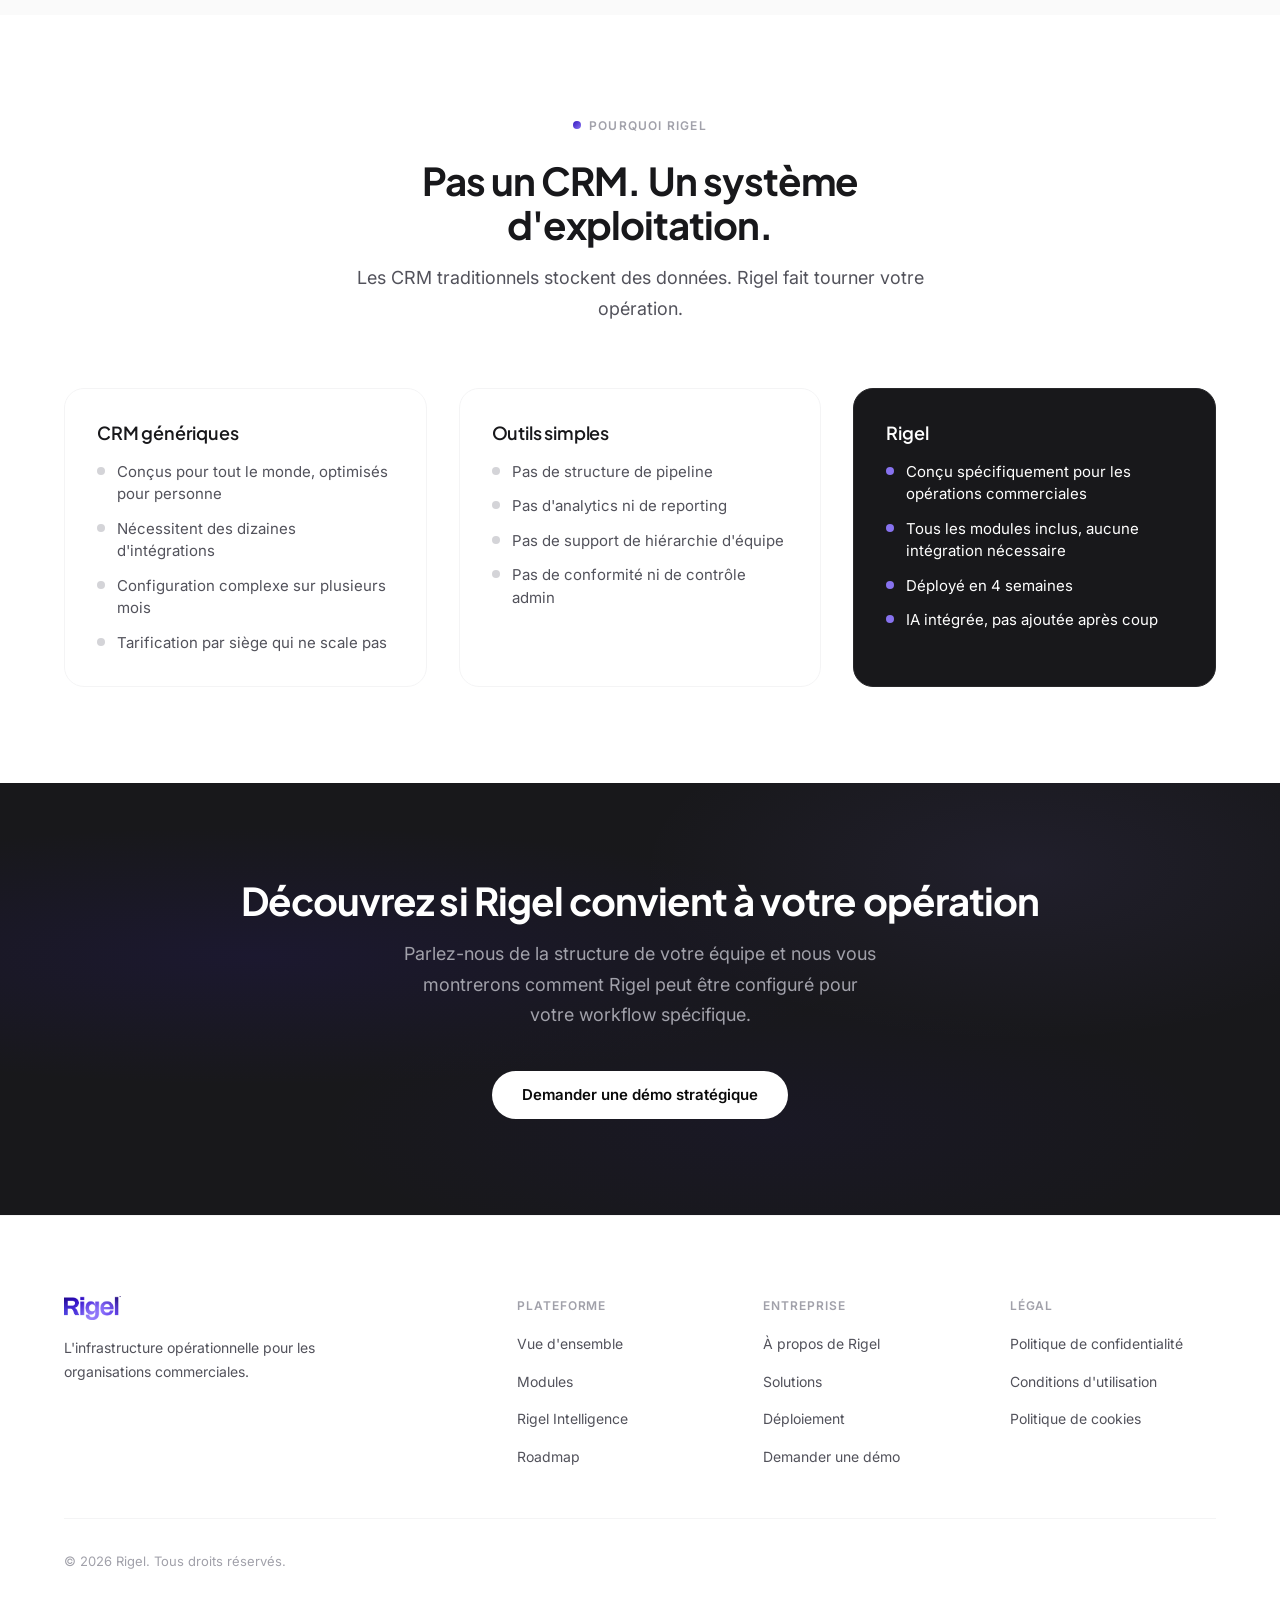
<file: fr/solutions.html>
<!DOCTYPE html>
<html lang="fr">
<head>
  <meta charset="UTF-8">
  <meta name="viewport" content="width=device-width, initial-scale=1.0">
  <meta name="description" content="Rigel sert les agences immobilières, les organisations de vente à forte valeur et les équipes commerciales structurées qui nécessitent une infrastructure opérationnelle.">
  <meta name="theme-color" content="#0A0A0A">
  <title>Solutions | Rigel</title>
  <meta property="og:title" content="Solutions | Rigel">
  <meta property="og:description" content="Rigel sert les agences immobilières, les organisations de vente à forte valeur et les équipes commerciales structurées.">
  <meta property="og:type" content="website">
  <meta property="og:url" content="https://rigel.io/fr/solutions.html">
  <meta property="og:image" content="https://rigel.io/assets/images/og-solutions.jpg">
  <meta name="twitter:card" content="summary_large_image">
  <link rel="canonical" href="https://rigel.io/fr/solutions">
  <link rel="alternate" hreflang="en" href="https://rigel.io/solutions">
  <link rel="alternate" hreflang="fr" href="https://rigel.io/fr/solutions">
  <link rel="icon" href="../assets/images/favicon.svg" type="image/svg+xml">
  <link rel="preconnect" href="https://fonts.googleapis.com">
  <link rel="preconnect" href="https://fonts.gstatic.com" crossorigin>
  <link href="https://fonts.googleapis.com/css2?family=Inter:wght@400;500;600&family=Plus+Jakarta+Sans:wght@600;700;800&display=swap" rel="stylesheet">
  <link rel="stylesheet" href="../css/styles.css">
</head>
<body>
  <a href="#main" class="skip-link">Aller au contenu</a>
  <div class="scroll-progress" aria-hidden="true"></div>

  <nav class="nav">
    <div class="nav__inner">
      <a href="./" class="nav__logo">
        <img src="../assets/images/logo-rigel.png" alt="Rigel" class="nav__logo-img">
      </a>
      <div class="nav__links">
        <a href="platform" class="nav__link">Plateforme</a>
        <a href="solutions" class="nav__link active">Solutions</a>
        <a href="deployment" class="nav__link">Déploiement</a>
        <a href="about" class="nav__link">À propos</a>
      </div>
      <div class="nav__actions">
        <a href="../solutions" class="nav__lang" aria-label="English">EN</a>
        <a href="demo" class="btn btn--primary btn--sm">Demander une démo</a>
        <button class="nav__burger" aria-label="Menu"><span></span><span></span><span></span></button>
      </div>
    </div>
    <div class="nav__mobile">
      <a href="./" class="nav__mobile-link">Accueil</a>
      <a href="platform" class="nav__mobile-link">Plateforme</a>
      <a href="solutions" class="nav__mobile-link">Solutions</a>
      <a href="deployment" class="nav__mobile-link">Déploiement</a>
      <a href="about" class="nav__mobile-link">À propos</a>
      <div class="nav__mobile-actions">
        <a href="../solutions" class="btn btn--outline btn--full">English</a>
        <a href="demo" class="btn btn--primary btn--full">Demander une démo</a>
      </div>
    </div>
  </nav>

  <main id="main">
  <section class="page-header">
    <div class="container">
      <div class="tag">Solutions</div>
      <h1 class="t-h1 page-header__title">Conçu pour les organisations qui vendent</h1>
      <p class="page-header__text">Rigel est conçu pour les équipes commerciales où chaque lead compte, chaque transaction est suivie et chaque agent est responsable. Si votre organisation repose sur des processus de vente structurés, Rigel est votre colonne vertébrale opérationnelle.</p>
    </div>
  </section>

  <!-- Immobilier -->
  <section class="section">
    <div class="container">
      <div class="split">
        <div class="split__content fade-in-left">
          <div class="tag">Verticalité principale</div>
          <h2 class="t-h2 mb-4">Agences immobilières</h2>
          <p class="t-body mb-6">Rigel a été initialement conçu pour les opérations immobilières dans les marchés à haute vélocité comme Dubai. Il comprend les dynamiques uniques de la vente immobilière : relations promoteurs, structures de commissions, transactions multi-devises et gestion de clients internationaux.</p>
          <ul class="feature-list">
            <li><svg class="feature-list__check" fill="none" stroke="currentColor" viewBox="0 0 24 24"><path stroke-linecap="round" stroke-linejoin="round" stroke-width="2" d="M5 13l4 4L19 7"/></svg>Base de données promoteurs intégrée avec suivi de projets</li>
            <li><svg class="feature-list__check" fill="none" stroke="currentColor" viewBox="0 0 24 24"><path stroke-linecap="round" stroke-linejoin="round" stroke-width="2" d="M5 13l4 4L19 7"/></svg>Calcul automatique des commissions et notes</li>
            <li><svg class="feature-list__check" fill="none" stroke="currentColor" viewBox="0 0 24 24"><path stroke-linecap="round" stroke-linejoin="round" stroke-width="2" d="M5 13l4 4L19 7"/></svg>Matching lead-projet par IA via Rigel Intelligence</li>
            <li><svg class="feature-list__check" fill="none" stroke="currentColor" viewBox="0 0 24 24"><path stroke-linecap="round" stroke-linejoin="round" stroke-width="2" d="M5 13l4 4L19 7"/></svg>Suivi du pays d'origine pour les clients internationaux</li>
            <li><svg class="feature-list__check" fill="none" stroke="currentColor" viewBox="0 0 24 24"><path stroke-linecap="round" stroke-linejoin="round" stroke-width="2" d="M5 13l4 4L19 7"/></svg>Intégrations Property Finder et Bayut (V4)</li>
          </ul>
          <a href="demo" class="btn btn--primary mt-8">Demander une démo stratégique</a>
        </div>
        <div class="split__media fade-in-right">
          <div class="visual-placeholder" style="aspect-ratio:4/3;"><svg fill="none" stroke="currentColor" stroke-width="1.5" viewBox="0 0 24 24"><path d="M19 21V5a2 2 0 00-2-2H7a2 2 0 00-2 2v16m14 0H5m14 0h2M5 21H3"/></svg><span>Opérations agence immobilière</span></div>
        </div>
      </div>
    </div>
  </section>

  <!-- Vente à forte valeur -->
  <section class="section section--soft">
    <div class="container">
      <div class="split split--reverse">
        <div class="split__content fade-in-right">
          <div class="tag">Vente à forte valeur</div>
          <h2 class="t-h2 mb-4">Organisations de vente B2B et B2C complexes</h2>
          <p class="t-body mb-6">Les organisations vendant des produits ou services à forte valeur ont besoin de précision dans le suivi, le contrôle du pipeline et la visibilité sur la performance. Rigel fournit cette structure sans la complexité des CRM d'entreprise ni les limitations des outils simples.</p>
          <ul class="feature-list">
            <li><svg class="feature-list__check" fill="none" stroke="currentColor" viewBox="0 0 24 24"><path stroke-linecap="round" stroke-linejoin="round" stroke-width="2" d="M5 13l4 4L19 7"/></svg>Visibilité complète du pipeline avec suivi des statuts</li>
            <li><svg class="feature-list__check" fill="none" stroke="currentColor" viewBox="0 0 24 24"><path stroke-linecap="round" stroke-linejoin="round" stroke-width="2" d="M5 13l4 4L19 7"/></svg>Suivi assisté par IA et traitement des objections</li>
            <li><svg class="feature-list__check" fill="none" stroke="currentColor" viewBox="0 0 24 24"><path stroke-linecap="round" stroke-linejoin="round" stroke-width="2" d="M5 13l4 4L19 7"/></svg>Analytics en temps réel sur les taux de conversion</li>
            <li><svg class="feature-list__check" fill="none" stroke="currentColor" viewBox="0 0 24 24"><path stroke-linecap="round" stroke-linejoin="round" stroke-width="2" d="M5 13l4 4L19 7"/></svg>Gestion des contrats et transactions</li>
          </ul>
          <a href="demo" class="btn btn--primary mt-8">Demander une démo stratégique</a>
        </div>
        <div class="split__media fade-in-left">
          <div class="visual-placeholder" style="aspect-ratio:4/3;"><svg fill="none" stroke="currentColor" stroke-width="1.5" viewBox="0 0 24 24"><path d="M12 1v22M17 5H9.5a3.5 3.5 0 000 7h5a3.5 3.5 0 010 7H6"/></svg><span>Tableau de bord vente à forte valeur</span></div>
        </div>
      </div>
    </div>
  </section>

  <!-- Équipes structurées -->
  <section class="section">
    <div class="container">
      <div class="split">
        <div class="split__content fade-in-left">
          <div class="tag">Équipes structurées</div>
          <h2 class="t-h2 mb-4">Équipes commerciales multi-niveaux</h2>
          <p class="t-body mb-6">Que vous opériez avec des team leaders, managers et agents, ou une structure plate avec des rôles spécialisés, Rigel s'adapte aux hiérarchies tout en maintenant la segmentation des données et le contrôle d'accès.</p>
          <ul class="feature-list">
            <li><svg class="feature-list__check" fill="none" stroke="currentColor" viewBox="0 0 24 24"><path stroke-linecap="round" stroke-linejoin="round" stroke-width="2" d="M5 13l4 4L19 7"/></svg>Visualisation de la hiérarchie (arbre et liste)</li>
            <li><svg class="feature-list__check" fill="none" stroke="currentColor" viewBox="0 0 24 24"><path stroke-linecap="round" stroke-linejoin="round" stroke-width="2" d="M5 13l4 4L19 7"/></svg>Permissions et accès aux données par rôle</li>
            <li><svg class="feature-list__check" fill="none" stroke="currentColor" viewBox="0 0 24 24"><path stroke-linecap="round" stroke-linejoin="round" stroke-width="2" d="M5 13l4 4L19 7"/></svg>Analytics de performance par agent</li>
            <li><svg class="feature-list__check" fill="none" stroke="currentColor" viewBox="0 0 24 24"><path stroke-linecap="round" stroke-linejoin="round" stroke-width="2" d="M5 13l4 4L19 7"/></svg>Distribution des leads contrôlée par l'admin</li>
          </ul>
          <a href="demo" class="btn btn--primary mt-8">Demander une démo stratégique</a>
        </div>
        <div class="split__media fade-in-right">
          <div class="visual-placeholder" style="aspect-ratio:4/3;"><svg fill="none" stroke="currentColor" stroke-width="1.5" viewBox="0 0 24 24"><path d="M17 21v-2a4 4 0 00-4-4H5a4 4 0 00-4 4v2"/><circle cx="9" cy="7" r="4"/><path d="M23 21v-2a4 4 0 00-3-3.87M16 3.13a4 4 0 010 7.75"/></svg><span>Gestion de la hiérarchie d'équipe</span></div>
        </div>
      </div>
    </div>
  </section>

  <!-- Multi-bureaux -->
  <section class="section section--soft">
    <div class="container">
      <div class="split split--reverse">
        <div class="split__content fade-in-right">
          <div class="tag">Opérations multi-bureaux</div>
          <h2 class="t-h2 mb-4">Organisations avec des bureaux distribués</h2>
          <p class="t-body mb-6">Gérez plusieurs succursales, bureaux ou franchises depuis une seule plateforme opérationnelle. Consolidez le reporting, standardisez les processus et maintenez un contrôle centralisé sans sacrifier la flexibilité locale.</p>
          <ul class="feature-list">
            <li><svg class="feature-list__check" fill="none" stroke="currentColor" viewBox="0 0 24 24"><path stroke-linecap="round" stroke-linejoin="round" stroke-width="2" d="M5 13l4 4L19 7"/></svg>Analytics centralisées entre les succursales</li>
            <li><svg class="feature-list__check" fill="none" stroke="currentColor" viewBox="0 0 24 24"><path stroke-linecap="round" stroke-linejoin="round" stroke-width="2" d="M5 13l4 4L19 7"/></svg>Intake et distribution des leads standardisés</li>
            <li><svg class="feature-list__check" fill="none" stroke="currentColor" viewBox="0 0 24 24"><path stroke-linecap="round" stroke-linejoin="round" stroke-width="2" d="M5 13l4 4L19 7"/></svg>Horloge mondiale et outils internationaux</li>
            <li><svg class="feature-list__check" fill="none" stroke="currentColor" viewBox="0 0 24 24"><path stroke-linecap="round" stroke-linejoin="round" stroke-width="2" d="M5 13l4 4L19 7"/></svg>Canaux de communication unifiés</li>
          </ul>
          <a href="demo" class="btn btn--primary mt-8">Demander une démo stratégique</a>
        </div>
        <div class="split__media fade-in-left">
          <div class="visual-placeholder" style="aspect-ratio:4/3;"><svg fill="none" stroke="currentColor" stroke-width="1.5" viewBox="0 0 24 24"><circle cx="12" cy="12" r="10"/><path d="M2 12h20M12 2a15.3 15.3 0 014 10 15.3 15.3 0 01-4 10 15.3 15.3 0 01-4-10 15.3 15.3 0 014-10z"/></svg><span>Opérations multi-bureaux</span></div>
        </div>
      </div>
    </div>
  </section>

  <!-- Comparaison -->
  <section class="section">
    <div class="container">
      <div class="section-header section-header--center fade-in-blur">
        <div class="tag" style="justify-content:center;">Pourquoi Rigel</div>
        <h2 class="t-h2">Pas un CRM. Un système d'exploitation.</h2>
        <p class="t-body-lg">Les CRM traditionnels stockent des données. Rigel fait tourner votre opération.</p>
      </div>
      <div class="grid grid--3 stagger-children">
        <div class="card">
          <h4 class="t-h4 mb-2">CRM génériques</h4>
          <ul class="comparison-list comparison-list--negative">
            <li>Conçus pour tout le monde, optimisés pour personne</li>
            <li>Nécessitent des dizaines d'intégrations</li>
            <li>Configuration complexe sur plusieurs mois</li>
            <li>Tarification par siège qui ne scale pas</li>
          </ul>
        </div>
        <div class="card">
          <h4 class="t-h4 mb-2">Outils simples</h4>
          <ul class="comparison-list comparison-list--negative">
            <li>Pas de structure de pipeline</li>
            <li>Pas d'analytics ni de reporting</li>
            <li>Pas de support de hiérarchie d'équipe</li>
            <li>Pas de conformité ni de contrôle admin</li>
          </ul>
        </div>
        <div class="card card--dark">
          <h4 class="t-h4 mb-2" style="color:var(--white)">Rigel</h4>
          <ul class="comparison-list comparison-list--positive">
            <li>Conçu spécifiquement pour les opérations commerciales</li>
            <li>Tous les modules inclus, aucune intégration nécessaire</li>
            <li>Déployé en 4 semaines</li>
            <li>IA intégrée, pas ajoutée après coup</li>
          </ul>
        </div>
      </div>
    </div>
  </section>

  <!-- CTA -->
  <section class="cta-section">
    <div class="container fade-in-scale">
      <h2 class="t-h2">Découvrez si Rigel convient à votre opération</h2>
      <p class="t-body-lg">Parlez-nous de la structure de votre équipe et nous vous montrerons comment Rigel peut être configuré pour votre workflow spécifique.</p>
      <a href="demo" class="btn btn--white btn--lg">Demander une démo stratégique</a>
    </div>
  </section>

  </main>

  <footer class="footer">
    <div class="container">
      <div class="footer__grid">
        <div class="footer__brand">
          <a href="./" class="footer__logo"><img src="../assets/images/logo-rigel.png" alt="Rigel" class="footer__logo-img"></a>
          <p class="footer__desc">L'infrastructure opérationnelle pour les organisations commerciales.</p>
        </div>
        <div>
          <h4 class="footer__col-title">Plateforme</h4>
          <ul class="footer__links">
            <li><a href="platform" class="footer__link">Vue d'ensemble</a></li>
            <li><a href="platform.html#modules" class="footer__link">Modules</a></li>
            <li><a href="platform.html#rigel-intelligence" class="footer__link">Rigel Intelligence</a></li>
            <li><a href="platform.html#roadmap" class="footer__link">Roadmap</a></li>
          </ul>
        </div>
        <div>
          <h4 class="footer__col-title">Entreprise</h4>
          <ul class="footer__links">
            <li><a href="about" class="footer__link">À propos de Rigel</a></li>
            <li><a href="solutions" class="footer__link">Solutions</a></li>
            <li><a href="deployment" class="footer__link">Déploiement</a></li>
            <li><a href="demo" class="footer__link">Demander une démo</a></li>
          </ul>
        </div>
        <div>
          <h4 class="footer__col-title">Légal</h4>
          <ul class="footer__links">
            <li><a href="legal.html#privacy" class="footer__link">Politique de confidentialité</a></li>
            <li><a href="legal.html#terms" class="footer__link">Conditions d'utilisation</a></li>
            <li><a href="legal.html#cookies" class="footer__link">Politique de cookies</a></li>
          </ul>
        </div>
      </div>
      <div class="footer__bottom">
        <p class="footer__copy">&copy; 2026 Rigel. Tous droits réservés.</p>
      </div>
    </div>
  </footer>

  <a href="https://wa.me/971000000000" target="_blank" rel="noopener" class="whatsapp-btn" aria-label="WhatsApp">
    <svg viewBox="0 0 24 24" fill="currentColor" width="22" height="22"><path d="M17.472 14.382c-.297-.149-1.758-.867-2.03-.967-.273-.099-.471-.148-.67.15-.197.297-.767.966-.94 1.164-.173.199-.347.223-.644.075-.297-.15-1.255-.463-2.39-1.475-.883-.788-1.48-1.761-1.653-2.059-.173-.297-.018-.458.13-.606.134-.133.298-.347.446-.52.149-.174.198-.298.298-.497.099-.198.05-.371-.025-.52-.075-.149-.669-1.612-.916-2.207-.242-.579-.487-.5-.669-.51-.173-.008-.371-.01-.57-.01-.198 0-.52.074-.792.372-.272.297-1.04 1.016-1.04 2.479 0 1.462 1.065 2.875 1.213 3.074.149.198 2.096 3.2 5.077 4.487.709.306 1.262.489 1.694.625.712.227 1.36.195 1.871.118.571-.085 1.758-.719 2.006-1.413.248-.694.248-1.289.173-1.413-.074-.124-.272-.198-.57-.347m-5.421 7.403h-.004a9.87 9.87 0 01-5.031-1.378l-.361-.214-3.741.982.998-3.648-.235-.374a9.86 9.86 0 01-1.51-5.26c.001-5.45 4.436-9.884 9.888-9.884 2.64 0 5.122 1.03 6.988 2.898a9.825 9.825 0 012.893 6.994c-.003 5.45-4.437 9.884-9.885 9.884m8.413-18.297A11.815 11.815 0 0012.05 0C5.495 0 .16 5.335.157 11.892c0 2.096.547 4.142 1.588 5.945L.057 24l6.305-1.654a11.882 11.882 0 005.683 1.448h.005c6.554 0 11.89-5.335 11.893-11.893a11.821 11.821 0 00-3.48-8.413z"/></svg>
    <span class="whatsapp-btn__text">Contactez-nous</span>
  </a>
  <button class="back-to-top" aria-label="Retour en haut">
    <svg width="20" height="20" fill="none" stroke="currentColor" stroke-width="2" viewBox="0 0 24 24"><path d="M18 15l-6-6-6 6"/></svg>
  </button>
  <script src="../js/main.js" defer></script>
</body>
</html>
</file>
<file: css/styles.css>
/* ============================================
   RIGEL — Design System
   Enterprise SaaS · Fintech-inspired
   Mobile-first · Minimal
   ============================================ */

/* Fonts loaded via <link> in HTML <head> for non-blocking render */

/* ---------- Reset ---------- */
*, *::before, *::after { margin: 0; padding: 0; box-sizing: border-box; }

:root {
  --black: #0A0A0A;
  --white: #FFFFFF;
  --gray-50: #FAFAFA;
  --gray-100: #F4F4F5;
  --gray-200: #E4E4E7;
  --gray-300: #D4D4D8;
  --gray-400: #A1A1AA;
  --gray-500: #71717A;
  --gray-600: #52525B;
  --gray-700: #3F3F46;
  --gray-800: #27272A;
  --gray-900: #18181B;

  --accent: #351ac2;
  --accent-light: #8772ef;
  --accent-gradient: linear-gradient(135deg, #351ac2 0%, #8772ef 100%);
  --accent-rgb: 53, 26, 194;
  --accent-light-rgb: 135, 114, 239;

  --text-primary: var(--gray-900);
  --text-secondary: var(--gray-600);
  --text-tertiary: var(--gray-400);
  --bg: var(--white);
  --bg-soft: var(--gray-50);
  --bg-elevated: var(--gray-100);
  --border: var(--gray-200);
  --border-light: var(--gray-100);

  --font-heading: 'Plus Jakarta Sans', -apple-system, BlinkMacSystemFont, sans-serif;
  --font-body: 'Inter', -apple-system, BlinkMacSystemFont, 'Segoe UI', sans-serif;

  --s-1: 0.25rem; --s-2: 0.5rem; --s-3: 0.75rem; --s-4: 1rem; --s-5: 1.25rem;
  --s-6: 1.5rem; --s-8: 2rem; --s-10: 2.5rem; --s-12: 3rem; --s-16: 4rem;
  --s-20: 5rem; --s-24: 6rem; --s-32: 8rem; --s-40: 10rem;

  --r-sm: 6px; --r-md: 10px; --r-lg: 14px; --r-xl: 20px; --r-2xl: 28px; --r-full: 9999px;

  --shadow-xs: 0 1px 2px rgba(0,0,0,.04);
  --shadow-sm: 0 2px 8px rgba(0,0,0,.04);
  --shadow-md: 0 4px 16px rgba(0,0,0,.06);
  --shadow-lg: 0 8px 32px rgba(0,0,0,.08);
  --shadow-xl: 0 16px 48px rgba(0,0,0,.1);

  --ease: cubic-bezier(.22,1,.36,1);
  --ease-bounce: cubic-bezier(.34,1.56,.64,1);
  --ease-out-expo: cubic-bezier(.16,1,.3,1);
  --dur: 0.5s;
  --dur-fast: 0.2s;
  --dur-slow: 0.8s;
}

html { scroll-behavior: smooth; -webkit-font-smoothing: antialiased; -moz-osx-font-smoothing: grayscale; overflow-x: hidden; }

body {
  font-family: var(--font-body);
  font-size: 16px;
  line-height: 1.6;
  color: var(--text-primary);
  background: var(--bg);
  overflow-x: hidden;
  width: 100%;
  max-width: 100vw;
}

a { color: inherit; text-decoration: none; }
img { max-width: 100%; display: block; }
button { font-family: inherit; cursor: pointer; border: none; background: none; }

/* ---------- Container ---------- */
.container { max-width: 1200px; margin: 0 auto; padding: 0 var(--s-6); }
.container--narrow { max-width: 720px; }
.container--wide { max-width: 1400px; }

/* ---------- Typography ---------- */
.t-display {
  font-family: var(--font-heading);
  font-size: clamp(2.5rem, 5vw, 4.5rem);
  font-weight: 800;
  line-height: 1.05;
  letter-spacing: -0.035em;
  color: var(--text-primary);
}

.t-h1 {
  font-family: var(--font-heading);
  font-size: clamp(2rem, 4vw, 3.25rem);
  font-weight: 700;
  line-height: 1.1;
  letter-spacing: -0.03em;
}

.t-h2 {
  font-family: var(--font-heading);
  font-size: clamp(1.75rem, 3vw, 2.5rem);
  font-weight: 700;
  line-height: 1.15;
  letter-spacing: -0.025em;
}

.t-h3 {
  font-family: var(--font-heading);
  font-size: clamp(1.25rem, 2vw, 1.5rem);
  font-weight: 700;
  line-height: 1.25;
  letter-spacing: -0.02em;
}

.t-h4 {
  font-family: var(--font-heading);
  font-size: 1.125rem;
  font-weight: 600;
  line-height: 1.3;
  letter-spacing: -0.01em;
}

.t-body { font-size: 1rem; line-height: 1.65; color: var(--text-secondary); }
.t-body-lg { font-size: 1.125rem; line-height: 1.7; color: var(--text-secondary); }
.t-body-sm { font-size: 0.875rem; line-height: 1.6; color: var(--text-secondary); }
.t-caption { font-size: 0.75rem; line-height: 1.5; color: var(--text-tertiary); font-weight: 500; text-transform: uppercase; letter-spacing: 0.08em; }

/* ---------- Buttons ---------- */
.btn {
  display: inline-flex;
  align-items: center;
  justify-content: center;
  gap: var(--s-2);
  font-family: var(--font-body);
  font-weight: 600;
  font-size: 0.9375rem;
  border-radius: var(--r-full);
  padding: 10px 24px;
  transition: all var(--dur-fast) ease;
  white-space: nowrap;
  cursor: pointer;
  border: none;
}

.btn:active { transform: scale(0.97); }

.btn--primary { background: var(--accent-gradient); color: var(--white); }
.btn--primary:hover { background: linear-gradient(135deg, #2d16a8 0%, #7a64e6 100%); }

.btn--secondary { background: var(--bg-elevated); color: var(--text-primary); }
.btn--secondary:hover { background: var(--gray-200); }

.btn--outline { background: var(--white); color: var(--text-primary); border: 1.5px solid var(--border); }
.btn--outline:hover { border-color: var(--gray-400); }

.btn--white { background: var(--white); color: var(--black); }
.btn--white:hover { background: var(--gray-100); }

.btn--sm { padding: 8px 18px; font-size: 0.8125rem; }
.btn--lg { padding: 12px 30px; font-size: 0.9375rem; }
.btn--full { width: 100%; }

.btn__icon { width: 16px; height: 16px; flex-shrink: 0; }

/* ---------- Tag ---------- */
.tag {
  display: inline-flex;
  align-items: center;
  gap: var(--s-2);
  font-size: 0.75rem;
  font-weight: 600;
  text-transform: uppercase;
  letter-spacing: 0.1em;
  color: var(--text-tertiary);
  margin-bottom: var(--s-6);
}

.tag::before {
  content: '';
  width: 8px;
  height: 8px;
  border-radius: 50%;
  background: var(--accent-gradient);
}

/* ---------- Section Spacing ---------- */
.section { padding: var(--s-24) 0; }
.section--lg { padding: var(--s-32) 0; }
.section--sm { padding: var(--s-16) 0; }

.section--dark { background: var(--black); color: var(--white); }
.section--dark .t-body,
.section--dark .t-body-lg { color: var(--gray-400); }
.section--dark .tag { color: var(--gray-500); }
.section--dark .tag::before { background: var(--accent-light); }

.section--soft { background: var(--bg-soft); }

/* ---------- Section Header ---------- */
.section-header { max-width: 640px; margin-bottom: var(--s-16); }
.section-header--center { text-align: center; margin-left: auto; margin-right: auto; }
.section-header .t-h2 { margin-bottom: var(--s-4); }

/* ---------- Grid ---------- */
.grid { display: grid; gap: var(--s-6); }
.grid--2 { grid-template-columns: 1fr; }
.grid--3 { grid-template-columns: 1fr; }
.grid--4 { grid-template-columns: 1fr 1fr; }

@media (min-width: 768px) {
  .grid--2 { grid-template-columns: repeat(2, 1fr); }
  .grid--3 { grid-template-columns: repeat(3, 1fr); }
  .grid--4 { grid-template-columns: repeat(4, 1fr); }
}

@media (min-width: 1024px) {
  .grid { gap: var(--s-8); }
}

/* ---------- Split Layout ---------- */
.split {
  display: grid;
  grid-template-columns: 1fr;
  gap: var(--s-12);
  align-items: center;
}

@media (min-width: 768px) {
  .split { grid-template-columns: 1fr 1fr; gap: var(--s-16); }
}

.split--reverse .split__media { order: -1; }

@media (min-width: 768px) {
  .split--reverse .split__media { order: 1; }
  .split--reverse .split__content { order: -1; }
}

/* ---------- Card ---------- */
.card {
  background: var(--white);
  border: 1px solid var(--border-light);
  border-radius: var(--r-xl);
  padding: var(--s-8);
  transition: all var(--dur) var(--ease);
}

.card:hover { box-shadow: var(--shadow-md); border-color: var(--border); }

.card--dark { background: var(--gray-900); border-color: var(--gray-800); color: var(--white); }
.card--dark:hover { border-color: var(--gray-700); }
.card--dark .t-body,
.card--dark .t-body-sm { color: var(--gray-400); }

.card__icon {
  width: 48px; height: 48px;
  border-radius: var(--r-md);
  background: var(--bg-soft);
  display: flex; align-items: center; justify-content: center;
  margin-bottom: var(--s-6);
  color: var(--text-primary);
}

.card--dark .card__icon { background: var(--gray-800); color: var(--white); }
.card__icon svg { width: 22px; height: 22px; }

.card__title {
  font-family: var(--font-heading);
  font-size: 1.125rem;
  font-weight: 700;
  margin-bottom: var(--s-3);
  letter-spacing: -0.01em;
}

.card__text { font-size: 0.9375rem; line-height: 1.6; color: var(--text-secondary); }
.card--dark .card__text { color: var(--gray-400); }
.card__number { font-family: var(--font-heading); font-size: 0.75rem; font-weight: 700; color: var(--text-tertiary); margin-bottom: var(--s-4); }

/* ---------- Navigation ---------- */
.nav {
  position: fixed; top: 0; left: 0; width: 100%; z-index: 100;
  background: rgba(255, 255, 255, 0.85);
  backdrop-filter: blur(16px); -webkit-backdrop-filter: blur(16px);
  border-bottom: 1px solid transparent;
  transition: border-color var(--dur-fast) ease;
}

.nav.scrolled { border-bottom-color: var(--border-light); }

.nav__inner {
  max-width: 1200px; margin: 0 auto; padding: 0 var(--s-6);
  height: 64px; display: flex; align-items: center; justify-content: space-between;
}

.nav__logo {
  display: flex; align-items: center; gap: var(--s-2);
  font-family: var(--font-heading); font-weight: 800; font-size: 1.25rem;
  letter-spacing: -0.03em; color: var(--text-primary);
}

.nav__logo-img { height: 28px; width: auto; }

.nav__links { display: none; align-items: center; gap: var(--s-1); }

@media (min-width: 1024px) { .nav__links { display: flex; } }

.nav__link {
  font-size: 0.875rem; font-weight: 500; color: var(--text-secondary);
  padding: var(--s-2) var(--s-4); border-radius: var(--r-sm);
  transition: color var(--dur-fast) ease, background var(--dur-fast) ease;
}

.nav__link:hover,
.nav__link.active { color: var(--text-primary); background: var(--bg-soft); }

.nav__actions { display: flex; align-items: center; gap: var(--s-3); }

.nav__lang {
  font-size: 0.8125rem;
  font-weight: 600;
  letter-spacing: 0.05em;
  color: var(--text-secondary);
  padding: 0.25rem 0.5rem;
  border: 1px solid var(--border);
  border-radius: var(--r-sm);
  transition: color var(--dur-fast) ease, border-color var(--dur-fast) ease, background var(--dur-fast) ease;
  text-decoration: none;
}
.nav__lang:hover {
  color: var(--text-primary);
  border-color: var(--text-tertiary);
  background: var(--bg-soft);
}

.nav__burger { display: flex; flex-direction: column; align-items: center; justify-content: center; gap: 5px; padding: var(--s-3); min-width: 44px; min-height: 44px; margin-right: calc(var(--s-3) * -1); -webkit-tap-highlight-color: transparent; border-radius: var(--r-sm); }
.nav__burger:active { background: var(--bg-soft); }
.nav__burger span { display: block; width: 22px; height: 2px; background: var(--text-primary); border-radius: 1px; transition: all var(--dur-fast) ease; transform-origin: center; }
.nav__burger.open span:nth-child(1) { transform: rotate(45deg) translate(5px, 5px); }
.nav__burger.open span:nth-child(2) { opacity: 0; transform: scaleX(0); }
.nav__burger.open span:nth-child(3) { transform: rotate(-45deg) translate(5px, -5px); }

@media (min-width: 1024px) { .nav__burger { display: none; } }

/* Solid nav background when menu is open */
.nav.menu-is-open {
  background: var(--white) !important;
  backdrop-filter: none;
  -webkit-backdrop-filter: none;
}

.nav__mobile {
  position: absolute; top: 100%; left: 0; width: 100%;
  height: calc(100vh - 64px); height: calc(100dvh - 64px);
  background: var(--white); padding: var(--s-6);
  overflow-y: auto; -webkit-overflow-scrolling: touch;
  display: flex; flex-direction: column; gap: var(--s-2);
  opacity: 0; visibility: hidden; transform: translateY(-8px);
  transition: opacity 0.3s ease, visibility 0.3s ease, transform 0.3s var(--ease);
  pointer-events: none;
  z-index: 99;
}
.nav__mobile.open { opacity: 1; visibility: visible; transform: translateY(0); pointer-events: auto; }

@media (min-width: 1024px) { .nav__mobile { display: none; } }

.nav__mobile-link {
  display: block; padding: var(--s-4) 0; font-size: 1.125rem; font-weight: 500;
  color: var(--text-primary); border-bottom: 1px solid var(--border-light);
}

.nav__mobile-actions { margin-top: auto; padding-top: var(--s-8); display: flex; flex-direction: column; gap: var(--s-3); }

body.menu-open { overflow: hidden; }

/* ---------- Hero ---------- */
.hero {
  padding: calc(64px + var(--s-20)) 0 var(--s-20);
  text-align: center;
  position: relative;
  overflow: hidden;
}
.hero::before {
  content: '';
  position: absolute;
  inset: 0;
  background-image:
    linear-gradient(to right,  rgba(53, 26, 194, 0.04) 1px, transparent 1px),
    linear-gradient(to bottom, rgba(53, 26, 194, 0.04) 1px, transparent 1px);
  background-size: 96px 96px;
  background-position: center center;
  -webkit-mask-image:
    linear-gradient(to bottom, transparent 0%, black 15%, black 80%, transparent 100%),
    linear-gradient(to right,  transparent 0%, black 10%, black 90%, transparent 100%);
  -webkit-mask-composite: destination-in;
  mask-image:
    linear-gradient(to bottom, transparent 0%, black 15%, black 80%, transparent 100%),
    linear-gradient(to right,  transparent 0%, black 10%, black 90%, transparent 100%);
  mask-composite: intersect;
  pointer-events: none;
  z-index: 0;
}
.hero::after {
  content: '';
  position: absolute;
  inset: 0;
  background:
    radial-gradient(ellipse 70% 50% at 15% 30%, rgba(var(--accent-rgb), 0.10) 0%, transparent 60%),
    radial-gradient(ellipse 50% 70% at 85% 25%, rgba(var(--accent-light-rgb), 0.08) 0%, transparent 50%),
    radial-gradient(ellipse 60% 50% at 60% 85%, rgba(var(--accent-rgb), 0.07) 0%, transparent 50%);
  pointer-events: none;
  z-index: 0;
  animation: ai-glow-drift 12s ease-in-out infinite alternate;
}
.hero > .container {
  position: relative;
  z-index: 1;
}

.hero .tag { justify-content: center; }
.hero__title { margin-bottom: var(--s-6); }
.hero__title .text-gradient {
  background: var(--accent-gradient);
  -webkit-background-clip: text;
  -webkit-text-fill-color: transparent;
  background-clip: text;
}

.hero__subtitle {
  font-size: clamp(1rem, 1.5vw, 1.1875rem);
  color: var(--text-secondary);
  max-width: 560px;
  margin: 0 auto var(--s-6);
  line-height: 1.7;
}

.hero__points {
  list-style: none;
  max-width: 560px;
  margin: 0 auto var(--s-10);
  padding: 0;
  display: flex;
  flex-direction: column;
  gap: var(--s-2);
}
.hero__points li {
  font-size: clamp(0.9375rem, 1.3vw, 1.0625rem);
  color: var(--text-primary);
  font-weight: 500;
  display: flex;
  align-items: center;
  justify-content: center;
  gap: var(--s-3);
  line-height: 1.6;
}
.hero__points li::before {
  content: '';
  width: 6px;
  height: 6px;
  border-radius: 50%;
  background: var(--accent);
  flex-shrink: 0;
}
@media (max-width: 639px) {
  .hero__points li::before { display: none; }
}

.hero__actions { display: flex; flex-wrap: wrap; gap: var(--s-4); justify-content: center; margin-bottom: var(--s-16); }

.hero__visual {
  max-width: 1100px; margin: 0 auto;
  border-radius: var(--r-2xl); overflow: hidden;
  border: 1px solid var(--border); box-shadow: var(--shadow-xl);
  background: var(--bg-soft); aspect-ratio: 16 / 10;
  display: flex; align-items: center; justify-content: center;
}

.hero__visual img { width: 100%; height: 100%; object-fit: cover; }

.visual-placeholder {
  display: flex; flex-direction: column; align-items: center; justify-content: center;
  gap: var(--s-3); color: var(--text-tertiary); font-size: 0.875rem;
  width: 100%; height: 100%; min-height: 300px;
  background: var(--bg-soft); border-radius: var(--r-xl); border: 1px dashed var(--border);
}

.visual-placeholder svg { width: 32px; height: 32px; opacity: 0.4; }

/* ---------- Stats bar ---------- */
.stats-bar {
  display: grid; grid-template-columns: repeat(2, 1fr); gap: var(--s-6);
  padding: var(--s-12) 0;
  border-top: 1px solid var(--border-light); border-bottom: 1px solid var(--border-light);
}

@media (min-width: 768px) { .stats-bar { grid-template-columns: repeat(4, 1fr); } }

.stat { text-align: center; }
.stat__number {
  font-family: var(--font-heading); font-size: clamp(2rem, 3vw, 2.75rem);
  font-weight: 800; letter-spacing: -0.03em; color: var(--text-primary);
}
.stat__label { font-size: 0.8125rem; color: var(--text-tertiary); margin-top: var(--s-1); }

/* ---------- Module Card ---------- */
.module-card {
  background: var(--white); border: 1px solid var(--border-light);
  border-radius: var(--r-lg); padding: var(--s-6);
  transition: all var(--dur) var(--ease);
}
.module-card:hover { box-shadow: var(--shadow-sm); border-color: var(--border); }

.module-card__icon {
  width: 40px; height: 40px; border-radius: var(--r-sm);
  background: var(--bg-soft); display: flex; align-items: center; justify-content: center;
  margin-bottom: var(--s-4);
}
.module-card__icon svg { width: 20px; height: 20px; color: var(--text-primary); }

.module-card__title { font-family: var(--font-heading); font-weight: 700; font-size: 1rem; margin-bottom: var(--s-2); letter-spacing: -0.01em; }
.module-card__text { font-size: 0.875rem; color: var(--text-secondary); line-height: 1.6; }

.module-card__features { list-style: none; margin-top: var(--s-4); display: flex; flex-direction: column; gap: var(--s-2); }
.module-card__features li { font-size: 0.8125rem; color: var(--text-secondary); display: flex; align-items: center; gap: var(--s-2); }
.module-card__features li::before { content: ''; width: 4px; height: 4px; border-radius: 50%; background: var(--text-tertiary); flex-shrink: 0; }

/* ---------- Process ---------- */
.process { display: grid; grid-template-columns: 1fr; gap: var(--s-4); }

@media (min-width: 640px) { .process { grid-template-columns: repeat(2, 1fr); } }
@media (min-width: 1024px) { .process { grid-template-columns: repeat(4, 1fr); } }

.process__step {
  padding: var(--s-8);
  border-radius: var(--r-lg); background: var(--bg-soft); position: relative;
}

.process__title { font-family: var(--font-heading); font-size: 1rem; font-weight: 700; margin-bottom: var(--s-2); }
.process__text { font-size: 0.875rem; color: var(--text-secondary); line-height: 1.6; }

/* ---------- CTA Section ---------- */
.cta-section { text-align: center; padding: var(--s-24) 0; background: var(--gray-900); color: var(--white); }
.cta-section .t-h2 { color: var(--white); margin-bottom: var(--s-4); }
.cta-section .t-body-lg { color: var(--gray-400); max-width: 480px; margin: 0 auto var(--s-10); }

/* ---------- Roadmap ---------- */
.roadmap-card {
  background: var(--bg-soft); border-radius: var(--r-lg); padding: var(--s-8);
  border: 1px solid var(--border-light);
}
.roadmap-card__version { font-family: var(--font-heading); font-weight: 800; font-size: 1.5rem; margin-bottom: var(--s-1); }
.roadmap-card__date { font-size: 0.8125rem; color: var(--text-tertiary); margin-bottom: var(--s-6); }
.roadmap-card__list { list-style: none; display: flex; flex-direction: column; gap: var(--s-3); }
.roadmap-card__list li { font-size: 0.9375rem; display: flex; align-items: center; gap: var(--s-3); }
.roadmap-card__list li::before { content: ''; width: 6px; height: 6px; border-radius: 50%; background: var(--text-tertiary); flex-shrink: 0; }

/* ---------- Feature list ---------- */
.feature-list { list-style: none; display: flex; flex-direction: column; gap: var(--s-4); }
.feature-list li { display: flex; align-items: flex-start; gap: var(--s-3); font-size: 1rem; line-height: 1.6; color: var(--text-secondary); }
.feature-list__check { width: 20px; height: 20px; flex-shrink: 0; margin-top: 2px; color: var(--text-primary); }

/* ---------- FAQ ---------- */
.faq-item { border-bottom: 1px solid var(--border-light); }

.faq-item__question {
  width: 100%; text-align: left; padding: var(--s-6) 0;
  font-size: 1rem; font-weight: 600; color: var(--text-primary);
  display: flex; justify-content: space-between; align-items: center; gap: var(--s-4);
}

.faq-item__icon { width: 20px; height: 20px; flex-shrink: 0; color: var(--text-tertiary); transition: transform var(--dur-fast) ease; }
.faq-item.open .faq-item__icon { transform: rotate(45deg); }

.faq-item__answer { max-height: 0; overflow: hidden; transition: max-height var(--dur) var(--ease); }
.faq-item.open .faq-item__answer { max-height: 300px; }
.faq-item__answer-inner { padding-bottom: var(--s-6); font-size: 0.9375rem; color: var(--text-secondary); line-height: 1.7; }

/* ---------- Form ---------- */
.form { display: flex; flex-direction: column; gap: var(--s-5); }
.form__group { display: flex; flex-direction: column; gap: var(--s-2); }
.form__label { font-size: 0.875rem; font-weight: 600; color: var(--text-primary); }

.form__input,
.form__textarea,
.form__select {
  width: 100%; padding: 14px 16px;
  font-family: var(--font-body); font-size: 0.9375rem; color: var(--text-primary);
  background: var(--bg-soft); border: 1px solid var(--border); border-radius: var(--r-md);
  transition: border-color var(--dur-fast) ease, box-shadow var(--dur-fast) ease;
}

.form__input:focus,
.form__textarea:focus,
.form__select:focus { outline: none; border-color: var(--gray-400); }

.form__textarea { resize: vertical; min-height: 120px; }
.form__row { display: grid; grid-template-columns: 1fr; gap: var(--s-5); }

@media (min-width: 640px) { .form__row { grid-template-columns: 1fr 1fr; } }

/* ---------- Footer ---------- */
.footer { padding: var(--s-20) 0 var(--s-8); border-top: 1px solid var(--border-light); }

.footer__grid {
  display: grid; grid-template-columns: 1fr 1fr; gap: var(--s-10);
  margin-bottom: var(--s-12);
}

@media (min-width: 768px) { .footer__grid { grid-template-columns: 2fr repeat(3, 1fr); } }

.footer__brand { grid-column: 1 / -1; }
@media (min-width: 768px) { .footer__brand { grid-column: auto; } }

.footer__logo {
  display: flex; align-items: center; gap: var(--s-2);
  font-family: var(--font-heading); font-weight: 800; font-size: 1.25rem;
  color: var(--text-primary); margin-bottom: var(--s-4);
}
.footer__logo-img { height: 24px; width: auto; }
.footer__desc { font-size: 0.875rem; color: var(--text-secondary); line-height: 1.7; max-width: 280px; }

.footer__col-title {
  font-size: 0.75rem; font-weight: 600; text-transform: uppercase;
  letter-spacing: 0.08em; color: var(--text-tertiary); margin-bottom: var(--s-4);
}
.footer__links { list-style: none; display: flex; flex-direction: column; gap: var(--s-3); }
.footer__link { font-size: 0.875rem; color: var(--text-secondary); transition: color var(--dur-fast) ease; }
.footer__link:hover { color: var(--text-primary); }

.footer__bottom {
  display: flex; justify-content: space-between; align-items: center;
  padding-top: var(--s-8); border-top: 1px solid var(--border-light);
  flex-wrap: wrap; gap: var(--s-4);
}
.footer__copy { font-size: 0.8125rem; color: var(--text-tertiary); }

/* ---------- Rigel Intelligence AI Section ---------- */
.ai-section {
  position: relative;
  background: var(--gray-900);
  overflow: hidden;
}
.ai-section .container { position: relative; z-index: 1; }
.ai-section .section-header { color: var(--gray-200); }

.ai-section__glow {
  position: absolute;
  inset: 0;
  background:
    radial-gradient(ellipse 80% 50% at 20% 40%, rgba(var(--accent-rgb), 0.12) 0%, transparent 60%),
    radial-gradient(ellipse 60% 80% at 80% 20%, rgba(var(--accent-light-rgb), 0.08) 0%, transparent 50%),
    radial-gradient(ellipse 70% 60% at 60% 80%, rgba(var(--accent-rgb), 0.06) 0%, transparent 50%),
    radial-gradient(ellipse 50% 40% at 75% 65%, rgba(16, 185, 129, 0.06) 0%, transparent 55%),
    radial-gradient(ellipse 45% 35% at 10% 75%, rgba(249, 115, 22, 0.05) 0%, transparent 50%),
    radial-gradient(ellipse 40% 30% at 50% 10%, rgba(244, 63, 94, 0.05) 0%, transparent 50%);
  pointer-events: none;
  z-index: 0;
  animation: ai-glow-drift 12s ease-in-out infinite alternate;
}

@keyframes ai-glow-drift {
  0% {
    filter: blur(60px);
    transform: scale(1) translate(0, 0);
  }
  33% {
    filter: blur(70px);
    transform: scale(1.05) translate(2%, -1%);
  }
  66% {
    filter: blur(55px);
    transform: scale(0.98) translate(-1%, 2%);
  }
  100% {
    filter: blur(65px);
    transform: scale(1.03) translate(1%, -1%);
  }
}

.ai-title {
  background: linear-gradient(135deg, var(--white) 0%, var(--accent-light) 60%, var(--accent) 100%);
  -webkit-background-clip: text;
  -webkit-text-fill-color: transparent;
  background-clip: text;
  line-height: 1.15;
  padding-bottom: 0.05em;
}

.tag--ai {
  background: transparent;
  border-color: rgba(var(--accent-rgb), 0.3);
  color: var(--accent-light);
}
.tag--ai svg { color: var(--accent-light); }

/* AI Demo Terminal */
.ai-demo {
  max-width: 740px;
  margin: var(--s-10) auto var(--s-12);
  border-radius: var(--r-xl);
  overflow: hidden;
  border: 1px solid rgba(var(--accent-rgb), 0.2);
  background: rgba(0,0,0,0.4);
  backdrop-filter: blur(20px);
  box-shadow: 0 0 80px rgba(var(--accent-rgb), 0.08), 0 20px 60px rgba(0,0,0,0.4);
}

.ai-demo__header {
  display: flex;
  align-items: center;
  gap: 6px;
  padding: 12px 16px;
  background: rgba(255,255,255,0.04);
  border-bottom: 1px solid rgba(255,255,255,0.06);
}
.ai-demo__dot {
  width: 10px;
  height: 10px;
  border-radius: 50%;
  background: rgba(255,255,255,0.15);
}
.ai-demo__dot:first-child { background: #ff5f57; }
.ai-demo__dot:nth-child(2) { background: #febc2e; }
.ai-demo__dot:nth-child(3) { background: #28c840; }

.ai-demo__label {
  margin-left: auto;
  font-size: 0.6875rem;
  font-weight: 700;
  letter-spacing: 0.08em;
  color: var(--accent-light);
  text-transform: uppercase;
}

.ai-demo__body {
  padding: var(--s-6);
  display: flex;
  flex-direction: column;
  gap: var(--s-5);
}

.ai-demo__prompt,
.ai-demo__response {
  font-size: 0.875rem;
  line-height: 1.7;
  color: var(--gray-300);
}

.ai-demo__prompt-label,
.ai-demo__response-label {
  display: inline-block;
  font-size: 0.6875rem;
  font-weight: 700;
  letter-spacing: 0.08em;
  text-transform: uppercase;
  margin-bottom: var(--s-2);
  padding: 2px 8px;
  border-radius: 4px;
}
.ai-demo__prompt-label {
  color: var(--gray-400);
  background: rgba(255,255,255,0.06);
}
.ai-demo__response-label {
  color: var(--accent-light);
  background: rgba(var(--accent-rgb), 0.12);
}

.ai-demo__prompt p {
  color: var(--white);
  font-style: italic;
}

.ai-demo__results {
  display: flex;
  flex-direction: column;
  gap: var(--s-2);
  margin: var(--s-3) 0;
}

.ai-demo__result {
  display: flex;
  align-items: baseline;
  gap: var(--s-3);
  padding: var(--s-2) var(--s-3);
  background: rgba(255,255,255,0.03);
  border-radius: var(--r-sm);
  border-left: 2px solid var(--accent-light);
  font-size: 0.8125rem;
}

.ai-demo__match {
  flex-shrink: 0;
  font-weight: 700;
  font-size: 0.75rem;
  color: var(--accent-light);
  background: rgba(var(--accent-rgb), 0.12);
  padding: 2px 8px;
  border-radius: 4px;
  white-space: nowrap;
}

.ai-demo__action {
  color: var(--accent-light) !important;
  font-weight: 500;
  padding-top: var(--s-2);
  border-top: 1px solid rgba(255,255,255,0.06);
  margin-top: var(--s-2);
}

/* AI Capability Grid */
.ai-grid {
  display: grid;
  grid-template-columns: 1fr;
  gap: var(--s-4);
}
@media (min-width: 768px) { .ai-grid { grid-template-columns: repeat(2, 1fr); } }
@media (min-width: 1024px) { .ai-grid { grid-template-columns: repeat(3, 1fr); } }

.ai-card {
  background: rgba(255,255,255,0.03);
  border: 1px solid rgba(var(--accent-rgb), 0.12);
  border-radius: var(--r-lg);
  padding: var(--s-6);
  color: var(--white);
  position: relative;
  overflow: hidden;
  transition: all var(--dur) var(--ease), transform var(--dur) var(--ease);
}

/* card color: light mauve for all */
.ai-card { --card-color: var(--accent-light-rgb); --card-color-2: 196, 181, 253; }

.ai-card::before {
  content: '';
  position: absolute;
  top: 0;
  left: 0;
  right: 0;
  height: 2px;
  background: linear-gradient(90deg, transparent, rgba(var(--card-color), 0.7), rgba(var(--card-color-2), 0.7), transparent);
  opacity: 0.45;
  transition: opacity var(--dur) ease;
}

.ai-card:hover {
  transform: translateY(-4px);
  border-color: rgba(var(--card-color), 0.3);
  box-shadow: 0 8px 40px rgba(var(--card-color), 0.1), 0 0 0 1px rgba(var(--card-color), 0.1);
}
.ai-card:hover::before { opacity: 1; }

.ai-card__icon {
  width: 40px;
  height: 40px;
  border-radius: var(--r-sm);
  background: linear-gradient(135deg, rgba(var(--card-color), 0.18), rgba(var(--card-color-2), 0.08));
  display: flex;
  align-items: center;
  justify-content: center;
  margin-bottom: var(--s-4);
  transition: transform var(--dur) var(--ease-bounce), background var(--dur) ease;
}
.ai-card__icon svg { width: 20px; height: 20px; color: rgb(var(--card-color)); }

.ai-card:hover .ai-card__icon {
  transform: scale(1.15) rotate(-5deg);
  background: linear-gradient(135deg, rgba(var(--card-color), 0.28), rgba(var(--card-color-2), 0.15));
}

.ai-card__title {
  font-family: var(--font-heading);
  font-size: 1rem;
  font-weight: 700;
  margin-bottom: var(--s-2);
}

.ai-card__text {
  font-size: 0.8125rem;
  color: var(--gray-300);
  line-height: 1.6;
  margin-bottom: var(--s-3);
}

.ai-card__example {
  font-size: 0.75rem;
  line-height: 1.6;
  color: var(--gray-400);
  padding: var(--s-3);
  background: rgba(var(--card-color), 0.05);
  border-radius: var(--r-sm);
}

.ai-card__example span {
  font-weight: 700;
  color: rgb(var(--card-color));
  text-transform: uppercase;
  font-size: 0.6875rem;
  letter-spacing: 0.05em;
}

/* ---------- Page Header ---------- */
.page-header {
  padding: calc(64px + var(--s-16)) 0 var(--s-12);
  text-align: center;
}
.page-header .tag { justify-content: center; }
.page-header__title { margin-bottom: var(--s-4); }
.page-header__text {
  font-size: clamp(1rem, 1.5vw, 1.125rem);
  color: var(--text-secondary); max-width: 560px; margin: 0 auto; line-height: 1.7;
}

/* ---------- Scroll Reveal ---------- */
.fade-in {
  opacity: 0; transform: translateY(32px);
  transition: opacity 0.8s var(--ease-out-expo), transform 0.8s var(--ease-out-expo);
}
.fade-in.visible { opacity: 1; transform: translateY(0); }
.fade-in-delay-1 { transition-delay: 0.12s; }
.fade-in-delay-2 { transition-delay: 0.24s; }
.fade-in-delay-3 { transition-delay: 0.36s; }
.fade-in-delay-4 { transition-delay: 0.48s; }

/* Slide from left / right / scale */
.fade-in-left {
  opacity: 0; transform: translateX(-48px);
  transition: opacity 0.8s var(--ease-out-expo), transform 0.8s var(--ease-out-expo);
}
.fade-in-left.visible { opacity: 1; transform: translateX(0); }

.fade-in-right {
  opacity: 0; transform: translateX(48px);
  transition: opacity 0.8s var(--ease-out-expo), transform 0.8s var(--ease-out-expo);
}
.fade-in-right.visible { opacity: 1; transform: translateX(0); }

.fade-in-scale {
  opacity: 0; transform: scale(0.92);
  transition: opacity 0.8s var(--ease-out-expo), transform 0.8s var(--ease-out-expo);
}
.fade-in-scale.visible { opacity: 1; transform: scale(1); }

.fade-in-blur {
  opacity: 0; transform: translateY(20px); filter: blur(8px);
  transition: opacity 0.8s var(--ease-out-expo), transform 0.8s var(--ease-out-expo), filter 0.8s var(--ease-out-expo);
}
.fade-in-blur.visible { opacity: 1; transform: translateY(0); filter: blur(0); }

/* Stagger children system */
.stagger-children > * { opacity: 0; transform: translateY(24px); transition: opacity 0.6s var(--ease-out-expo), transform 0.6s var(--ease-out-expo); }
.stagger-children.visible > * { opacity: 1; transform: translateY(0); }
.stagger-children.visible > *:nth-child(1) { transition-delay: 0.05s; }
.stagger-children.visible > *:nth-child(2) { transition-delay: 0.1s; }
.stagger-children.visible > *:nth-child(3) { transition-delay: 0.15s; }
.stagger-children.visible > *:nth-child(4) { transition-delay: 0.2s; }
.stagger-children.visible > *:nth-child(5) { transition-delay: 0.25s; }
.stagger-children.visible > *:nth-child(6) { transition-delay: 0.3s; }
.stagger-children.visible > *:nth-child(7) { transition-delay: 0.35s; }
.stagger-children.visible > *:nth-child(8) { transition-delay: 0.4s; }

/* ---------- Keyframe Animations ---------- */
@keyframes float {
  0%, 100% { transform: translateY(0); }
  50% { transform: translateY(-10px); }
}

@keyframes pulse-dot {
  0%, 100% { opacity: 1; transform: scale(1); }
  50% { opacity: .5; transform: scale(1.6); }
}

@keyframes shimmer {
  0%, 100% { background-position: 100% 0; }
  50% { background-position: -100% 0; }
}

@keyframes gradient-shift {
  0%, 100% { background-position: 0% 50%; }
  50% { background-position: 100% 50%; }
}

@keyframes spin-slow {
  from { transform: rotate(0deg); }
  to { transform: rotate(360deg); }
}

@keyframes scale-pulse {
  0%, 100% { transform: scale(1); opacity: 0.5; }
  50% { transform: scale(1.05); opacity: 0.7; }
}

@keyframes draw-line {
  from { stroke-dashoffset: 1000; }
  to { stroke-dashoffset: 0; }
}

@keyframes hero-entrance {
  from { opacity: 0; transform: translateY(40px) scale(0.96); filter: blur(4px); }
  to { opacity: 1; transform: translateY(0) scale(1); filter: blur(0); }
}

@keyframes glow {
  0%, 100% { box-shadow: 0 0 20px rgba(0,0,0,0); }
  50% { box-shadow: 0 0 40px rgba(0,0,0,0.06); }
}

/* ---------- Tag dot animation ---------- */
.tag::before {
  animation: pulse-dot 2.5s ease-in-out infinite;
}

/* ---------- Hero Entrance Animations ---------- */
.hero .tag { animation: hero-entrance 0.9s var(--ease-out-expo) 0.1s both; }
.hero__title { animation: hero-entrance 0.9s var(--ease-out-expo) 0.2s both; }
.hero__subtitle { animation: hero-entrance 0.9s var(--ease-out-expo) 0.35s both; }
.hero__actions { animation: hero-entrance 0.9s var(--ease-out-expo) 0.5s both; }
.hero__visual {
  animation: hero-entrance 1.1s var(--ease-out-expo) 0.65s both;
}

/* Hero visual floating subtle effect */
.hero__visual {
  will-change: transform;
}

/* ---------- Enhanced Card Hover ---------- */
.card {
  transition: all var(--dur) var(--ease), transform var(--dur) var(--ease);
}
.card:hover {
  box-shadow: var(--shadow-lg);
  border-color: var(--border);
  transform: translateY(-6px);
}

.card__icon {
  transition: transform var(--dur) var(--ease-bounce), background var(--dur) ease;
}
.card:hover .card__icon {
  transform: scale(1.1) rotate(-3deg);
  background: var(--gray-200);
}

.card--dark:hover .card__icon {
  background: var(--gray-700);
}

/* ---------- Module Card Hover ---------- */
.module-card {
  transition: all var(--dur) var(--ease), transform var(--dur) var(--ease);
}
.module-card:hover {
  box-shadow: var(--shadow-md);
  border-color: var(--border);
  transform: translateY(-4px);
}

.module-card__icon {
  transition: transform var(--dur) var(--ease-bounce);
}
.module-card:hover .module-card__icon {
  transform: scale(1.15) rotate(-5deg);
}

/* ---------- Button Hover Animations ---------- */
.btn {
  position: relative;
  overflow: hidden;
  transition: all var(--dur-fast) ease, transform var(--dur-fast) var(--ease-bounce);
}

.btn::after {
  content: '';
  position: absolute; inset: 0;
  background: radial-gradient(circle at var(--mouse-x, 50%) var(--mouse-y, 50%), rgba(255,255,255,0.15) 0%, transparent 60%);
  opacity: 0;
  transition: opacity var(--dur-fast) ease;
  pointer-events: none;
}

.btn:hover::after { opacity: 1; }

.btn--primary:hover {
  background: linear-gradient(135deg, #2d16a8 0%, #7a64e6 100%);
  transform: translateY(-2px);
  box-shadow: 0 6px 24px rgba(var(--accent-rgb), 0.35);
}

.btn--primary:active {
  transform: scale(0.97) translateY(0);
  box-shadow: 0 2px 8px rgba(var(--accent-rgb), 0.2);
}

.btn--secondary:hover {
  transform: translateY(-2px);
}

.btn--outline:hover {
  transform: translateY(-2px);
}

.btn--white:hover {
  transform: translateY(-2px);
  box-shadow: 0 6px 20px rgba(0,0,0,0.08);
}

/* Arrow icon in buttons slides on hover */
.btn .btn__icon {
  transition: transform var(--dur-fast) var(--ease);
}
.btn:hover .btn__icon {
  transform: translateX(3px);
}

/* ---------- Link underline animation ---------- */
.nav__link {
  position: relative;
}
.nav__link::after {
  content: '';
  position: absolute; bottom: 4px; left: 50%; width: 0; height: 1.5px;
  background: var(--accent-gradient);
  transition: width var(--dur-fast) var(--ease), left var(--dur-fast) var(--ease);
}
.nav__link:hover::after,
.nav__link.active::after {
  width: calc(100% - var(--s-8)); left: var(--s-4);
}

.footer__link {
  position: relative;
  display: inline-block;
}
.footer__link::after {
  content: '';
  position: absolute; bottom: -2px; left: 0; width: 0; height: 1px;
  background: var(--accent);
  transition: width var(--dur-fast) var(--ease);
}
.footer__link:hover::after { width: 100%; }

/* ---------- Process step hover ---------- */
.process__step {
  transition: all var(--dur) var(--ease), transform var(--dur) var(--ease);
}
.process__step:hover {
  background: var(--bg-elevated);
  transform: translateY(-4px);
}
.process__step::before {
  transition: color var(--dur) ease;
}
.process__step:hover::before {
  color: var(--accent);
}

/* ---------- CTA section animated gradient ---------- */
.cta-section {
  position: relative;
  overflow: hidden;
  background: var(--gray-900);
}

.cta-section::before {
  content: '';
  position: absolute;
  inset: 0;
  background:
    radial-gradient(ellipse 80% 50% at 20% 40%, rgba(var(--accent-rgb), 0.12) 0%, transparent 60%),
    radial-gradient(ellipse 60% 80% at 80% 20%, rgba(var(--accent-light-rgb), 0.08) 0%, transparent 50%),
    radial-gradient(ellipse 70% 60% at 60% 80%, rgba(var(--accent-rgb), 0.06) 0%, transparent 50%);
  pointer-events: none;
  z-index: 0;
  animation: ai-glow-drift 12s ease-in-out infinite alternate;
}

.cta-section .container { position: relative; z-index: 1; }

/* ---------- Section gradient orbs (decorative) ---------- */
.section--dark {
  position: relative;
  overflow: hidden;
}
.section--dark::before {
  content: '';
  position: absolute; top: 0; left: 50%; width: 800px; height: 400px;
  transform: translateX(-50%);
  background: radial-gradient(ellipse, rgba(var(--accent-rgb), 0.05) 0%, transparent 60%);
  pointer-events: none;
}

/* ---------- Stats number shimmer ---------- */
.stat__number,
.stats__number {
  background: linear-gradient(90deg, var(--accent) 30%, var(--accent-light) 50%, var(--accent) 70%);
  background-size: 300% 100%;
  -webkit-background-clip: text;
  background-clip: text;
  -webkit-text-fill-color: transparent;
  animation: shimmer 6s ease-in-out infinite;
}

.section--dark .stats__number {
  background: linear-gradient(90deg, #5b41dc 30%, #ab9cf5 50%, #5b41dc 70%);
  background-size: 300% 100%;
  -webkit-background-clip: text;
  background-clip: text;
  -webkit-text-fill-color: transparent;
  animation: shimmer 6s ease-in-out infinite;
}

/* ---------- Visual placeholder ---------- */
.visual-placeholder {
  position: relative;
  overflow: hidden;
}

/* ---------- Hero visual glowing border ---------- */
.hero__visual {
  position: relative;
}
.hero__visual::before {
  content: '';
  position: absolute; inset: -1px;
  border-radius: var(--r-2xl);
  background: linear-gradient(135deg, rgba(var(--accent-rgb), 0.2) 0%, transparent 40%, transparent 60%, rgba(var(--accent-light-rgb), 0.2) 100%);
  z-index: -1;
  opacity: 0;
  transition: opacity 0.6s ease;
}
.hero__visual:hover::before { opacity: 1; }

/* ---------- AI card hover (now in ai-section block above) ---------- */

/* ---------- Roadmap card hover ---------- */
.roadmap-card {
  transition: all var(--dur) var(--ease), transform var(--dur) var(--ease);
}
.roadmap-card:hover {
  transform: translateY(-4px);
  border-color: var(--border);
  box-shadow: var(--shadow-md);
}

/* ---------- FAQ answer smooth ---------- */

/* ---------- Tilt cards (JS-enhanced) ---------- */
.tilt-card {
  transform-style: preserve-3d;
  perspective: 1000px;
  will-change: transform;
}

/* ---------- Demo form glow (handled by .demo-form-card now) ---------- */

/* ---------- Page header entrance ---------- */
.page-header .tag { animation: hero-entrance 0.8s var(--ease-out-expo) 0.1s both; }
.page-header__title { animation: hero-entrance 0.8s var(--ease-out-expo) 0.2s both; }
.page-header__text { animation: hero-entrance 0.8s var(--ease-out-expo) 0.35s both; }

/* ---------- Smooth image loading ---------- */
img {
  transition: opacity 0.4s ease;
}
img[loading="lazy"] {
  opacity: 0;
}
img[loading="lazy"].loaded,
img.loaded {
  opacity: 1;
}

@media (max-width: 1023px) {
  .nav__actions .btn { display: none; }
}

/* ---------- Scrollbar ---------- */
::-webkit-scrollbar { width: 6px; }
::-webkit-scrollbar-track { background: var(--bg-soft); }
::-webkit-scrollbar-thumb { background: var(--gray-300); border-radius: 3px; }
::-webkit-scrollbar-thumb:hover { background: var(--gray-400); }

/* ---------- Utilities ---------- */
.text-center { text-align: center; }
.mx-auto { margin-left: auto; margin-right: auto; }
.mb-0 { margin-bottom: 0; }
.mb-4 { margin-bottom: var(--s-4); }
.mb-6 { margin-bottom: var(--s-6); }
.mb-8 { margin-bottom: var(--s-8); }
.mb-12 { margin-bottom: var(--s-12); }
.mb-16 { margin-bottom: var(--s-16); }
.mt-8 { margin-top: var(--s-8); }
.mt-12 { margin-top: var(--s-12); }
.max-w-md { max-width: 640px; }
.max-w-sm { max-width: 480px; }

/* ---------- Stats (About page) ---------- */
.stats { display: grid; grid-template-columns: repeat(2, 1fr); gap: var(--s-8); }
@media (min-width: 768px) { .stats { grid-template-columns: repeat(4, 1fr); } }

.stats__item { text-align: center; display: flex; flex-direction: column; align-items: center; }
.stats__number {
  display: block;
  font-family: var(--font-heading); font-size: clamp(2rem, 3vw, 2.75rem);
  font-weight: 800; letter-spacing: -0.03em; color: var(--white);
}
.stats__label { display: block; font-size: 0.8125rem; color: var(--gray-400); margin-top: var(--s-1); }

/* ---------- FAQ (New selectors) ---------- */
.faq { max-width: 780px; margin-left: auto; margin-right: auto; }
.faq__item {
  border-bottom: 1px solid var(--border-light);
  padding: 0 var(--s-6);
  margin: 0 calc(var(--s-6) * -1);
  border-radius: var(--r-lg);
  transition: background 0.2s ease, box-shadow 0.2s ease;
}
.faq__item:first-child { border-top: 1px solid var(--border-light); }
.faq__item:hover {
  background: var(--bg-soft);
  border-color: transparent;
}
.faq__item.open {
  background: var(--bg-soft);
  border-color: transparent;
}
.faq__question {
  width: 100%; text-align: left;
  padding: var(--s-5) 0;
  font-size: 1.0625rem; font-weight: 600; color: var(--text-primary);
  display: flex; justify-content: space-between; align-items: center; gap: var(--s-4);
  cursor: pointer; background: none; border: none; line-height: 1.5;
  transition: color 0.2s ease;
}
.faq__question:hover { color: var(--accent); }
.faq__icon {
  position: relative;
  flex-shrink: 0; width: 32px; height: 32px;
  border-radius: 50%; background: rgba(0,0,0,0.04);
  transition: transform 0.3s ease, background 0.3s ease;
}
.faq__icon::before,
.faq__icon::after {
  content: '';
  position: absolute;
  top: 50%; left: 50%;
  background: var(--text-tertiary);
  border-radius: 1px;
  transition: background 0.3s ease;
}
.faq__icon::before {
  width: 14px; height: 2px;
  transform: translate(-50%, -50%);
}
.faq__icon::after {
  width: 2px; height: 14px;
  transform: translate(-50%, -50%);
}
.faq__item:hover .faq__icon { background: rgba(0,0,0,0.06); }
.faq__item.open .faq__icon { transform: rotate(45deg); background: var(--accent); }
.faq__item.open .faq__icon::before,
.faq__item.open .faq__icon::after { background: var(--white); }
.faq__answer { max-height: 0; overflow: hidden; transition: max-height 0.4s var(--ease); }
.faq__item.open .faq__answer { max-height: 600px; }
.faq__answer p { padding-bottom: var(--s-3); font-size: 0.9375rem; color: var(--text-secondary); line-height: 1.75; }
.faq__answer p:last-child { padding-bottom: var(--s-6); margin-bottom: 0; }

/* ---------- Comparison Lists ---------- */
.comparison-list { list-style: none; display: flex; flex-direction: column; gap: var(--s-3); margin-top: var(--s-4); }
.comparison-list li { font-size: 0.9375rem; display: flex; align-items: flex-start; gap: var(--s-3); line-height: 1.5; }
.comparison-list li::before { content: ''; width: 8px; height: 8px; border-radius: 50%; flex-shrink: 0; margin-top: 6px; }
.comparison-list--negative li { color: var(--text-secondary); }
.comparison-list--negative li::before { background: var(--gray-300); }
.comparison-list--positive li { color: var(--white); }
.comparison-list--positive li::before { background: var(--accent-light); }

/* ---------- Demo Hero ---------- */
.demo-hero {
  position: relative;
  background: var(--white);
  padding: calc(64px + var(--s-16)) 0 var(--s-16);
  overflow: hidden;
  text-align: center;
}

.demo-hero__glow {
  position: absolute;
  inset: 0;
  background:
    radial-gradient(ellipse 80% 50% at 20% 40%, rgba(var(--accent-rgb), 0.06) 0%, transparent 60%),
    radial-gradient(ellipse 60% 80% at 80% 20%, rgba(var(--accent-light-rgb), 0.05) 0%, transparent 50%),
    radial-gradient(ellipse 70% 60% at 60% 80%, rgba(var(--accent-rgb), 0.03) 0%, transparent 50%);
  pointer-events: none;
  z-index: 0;
  animation: ai-glow-drift 12s ease-in-out infinite alternate;
}

.demo-hero .container { position: relative; z-index: 1; }

.demo-hero__header {
  max-width: 640px;
  margin: 0 auto var(--s-12);
}

.demo-hero__title {
  background: linear-gradient(135deg, var(--gray-900) 0%, var(--accent) 60%, var(--accent-light) 100%);
  -webkit-background-clip: text;
  -webkit-text-fill-color: transparent;
  background-clip: text;
  margin-top: var(--s-4);
  margin-bottom: var(--s-5);
  line-height: 1.15;
  padding-bottom: 0.05em;
}

.demo-hero__subtitle {
  color: var(--text-secondary);
  font-size: clamp(1rem, 1.5vw, 1.125rem);
  line-height: 1.7;
  max-width: 520px;
  margin: 0 auto;
}

.demo-hero .tag {
  justify-content: center;
}

/* Demo trust chips */
.demo-chips {
  display: flex;
  justify-content: center;
  gap: var(--s-3);
  margin-top: var(--s-8);
  flex-wrap: wrap;
}

.demo-chip {
  display: inline-flex;
  align-items: center;
  gap: var(--s-2);
  font-size: 0.8125rem;
  font-weight: 500;
  color: var(--text-secondary);
  padding: 8px 18px;
  background: var(--bg-soft);
  border: 1px solid var(--border);
  border-radius: var(--r-full);
  transition: border-color var(--dur-fast) ease, background var(--dur-fast) ease;
}

.demo-chip:hover {
  background: var(--bg-elevated);
  border-color: rgba(var(--accent-light-rgb), 0.3);
}

.demo-chip svg {
  width: 16px;
  height: 16px;
  color: var(--accent);
  flex-shrink: 0;
}

/* Demo form card */
.demo-form-card {
  max-width: 740px;
  margin: 0 auto;
  background: var(--white);
  border: 1px solid var(--border);
  border-radius: var(--r-2xl);
  padding: var(--s-10);
  box-shadow: var(--shadow-lg);
  text-align: left;
  transition: border-color var(--dur) ease, box-shadow var(--dur) ease;
}

.demo-form-card:focus-within {
  border-color: rgba(var(--accent-light-rgb), 0.4);
  box-shadow: 0 8px 48px rgba(var(--accent-rgb), 0.08), 0 0 0 1px rgba(var(--accent-light-rgb), 0.2);
}

.demo-form-card .t-h3 {
  text-align: center;
}

.demo-form-card .form__input:focus,
.demo-form-card .form__textarea:focus,
.demo-form-card .form__select:focus {
  border-color: var(--accent-light);
  box-shadow: 0 0 0 3px rgba(var(--accent-rgb), 0.08);
  transform: none;
}

.demo-form-card .form__row {
  grid-template-columns: 1fr 1fr;
}

@media (max-width: 639px) {
  .demo-form-card .form__row {
    grid-template-columns: 1fr;
  }
}

/* Demo process section */
.demo-process .process__step {
  background: var(--white);
  border: 1px solid var(--border);
}

.demo-process .process__step:hover {
  border-color: rgba(var(--accent-light-rgb), 0.3);
}

.demo-process .process__step::before {
  color: var(--accent);
}

.form__note { font-size: 0.8125rem; color: var(--text-tertiary); text-align: center; margin-top: var(--s-2); }
.form__select { appearance: none; background-image: url("data:image/svg+xml,%3Csvg xmlns='http://www.w3.org/2000/svg' width='12' height='12' fill='none' stroke='%2371717A' stroke-width='2' viewBox='0 0 24 24'%3E%3Cpath d='m6 9 6 6 6-6'/%3E%3C/svg%3E"); background-repeat: no-repeat; background-position: right 16px center; padding-right: 40px; }

/* ---------- Demo responsive ---------- */
@media (max-width: 767px) {
  .demo-hero { padding: calc(64px + var(--s-10)) 0 var(--s-10); }
  .demo-hero__header { margin-bottom: var(--s-8); }
  .demo-form-card { padding: var(--s-6); }
  .demo-chips { gap: var(--s-2); }
  .demo-chip { font-size: 0.75rem; padding: 6px 14px; }
}

/* ---------- Page Header Tall (kept for other pages) ---------- */
.page-header--tall { padding-bottom: var(--s-16); }

/* ---------- Process Number Override ---------- */
.process__number {
  font-family: var(--font-heading); font-size: 0.75rem; font-weight: 700;
  color: var(--text-tertiary); margin-bottom: var(--s-4);
}

/* ---------- Accessibility: Focus ---------- */
:focus-visible {
  outline: 2px solid var(--accent);
  outline-offset: 2px;
  border-radius: var(--r-sm);
}

.btn:focus-visible { outline-offset: 3px; }

.nav__link:focus-visible,
.footer__link:focus-visible { outline-offset: 2px; }

/* Screen-reader only */
.sr-only {
  position: absolute; width: 1px; height: 1px;
  padding: 0; margin: -1px; overflow: hidden;
  clip: rect(0,0,0,0); white-space: nowrap; border: 0;
}

/* Skip-to-content link */
.skip-link {
  position: fixed; top: -100%; left: var(--s-4);
  z-index: 9999; padding: var(--s-3) var(--s-6);
  background: var(--black); color: var(--white);
  font-size: 0.875rem; font-weight: 600;
  border-radius: var(--r-md);
  transition: top var(--dur-fast) ease;
}
.skip-link:focus { top: var(--s-4); }

/* ---------- Scroll progress bar ---------- */
.scroll-progress {
  position: fixed; top: 0; left: 0; height: 2px;
  background: var(--accent-gradient); z-index: 9999;
  width: 0; transition: none;
  pointer-events: none;
}

/* ---------- WhatsApp floating button ---------- */
.whatsapp-btn {
  position: fixed;
  bottom: var(--s-8);
  right: calc(var(--s-6) + 56px);
  z-index: 999;
  height: 44px;
  border-radius: 50px;
  background: #25D366;
  border: none;
  box-shadow: 0 4px 16px rgba(37, 211, 102, 0.35);
  display: flex;
  align-items: center;
  padding: 0 11px;
  gap: 0;
  cursor: pointer;
  text-decoration: none;
  overflow: hidden;
  white-space: nowrap;
  box-sizing: border-box;
  max-width: 44px;
  opacity: 0; pointer-events: none; transform: translateY(12px);
  transition: opacity var(--dur-fast) ease, transform var(--dur-fast) ease;
}
.whatsapp-btn.visible {
  opacity: 1; pointer-events: auto; transform: translateY(0);
  animation: wa-expand 7s ease 1.5s infinite;
}
.whatsapp-btn:hover {
  box-shadow: 0 6px 24px rgba(37, 211, 102, 0.5);
}
.whatsapp-btn svg {
  width: 22px;
  height: 22px;
  min-width: 22px;
  flex-shrink: 0;
  fill: #fff;
}
.whatsapp-btn__text {
  color: #fff;
  font-size: 0.8125rem;
  font-weight: 600;
  white-space: nowrap;
  opacity: 0;
}
.whatsapp-btn.visible .whatsapp-btn__text {
  animation: wa-text-fade 7s ease 1.5s infinite;
}

@keyframes wa-expand {
  0%, 5%   { max-width: 44px;  padding: 0 11px; gap: 0;    }
  12%      { max-width: 280px; padding: 0 18px; gap: 10px; }
  34%      { max-width: 280px; padding: 0 18px; gap: 10px; }
  46%      { max-width: 44px;  padding: 0 11px; gap: 0;    }
  100%     { max-width: 44px;  padding: 0 11px; gap: 0;    }
}

@keyframes wa-text-fade {
  0%, 5%   { opacity: 0; }
  12%      { opacity: 1; }
  34%      { opacity: 1; }
  46%      { opacity: 0; }
  100%     { opacity: 0; }
}

/* ---------- Back-to-top button ---------- */
.back-to-top {
  position: fixed; bottom: var(--s-8);
  right: var(--s-6); z-index: 999;
  width: 44px; height: 44px;
  border-radius: var(--r-full);
  background: var(--white); border: 1px solid var(--border);
  box-shadow: var(--shadow-md);
  display: flex; align-items: center; justify-content: center;
  opacity: 0; pointer-events: none; transform: translateY(12px);
  transition: opacity var(--dur-fast) ease, transform var(--dur-fast) ease;
  cursor: pointer;
}
.back-to-top.visible { opacity: 1; pointer-events: auto; transform: translateY(0); }
.back-to-top svg { width: 18px; height: 18px; color: var(--text-primary); }


/* ============================================
   RESPONSIVE — Mobile & Tablet Optimization
   ============================================ */

/* --- Extra-small devices (< 480px) --- */
@media (max-width: 479px) {
  .container { padding: 0 var(--s-4); }

  /* Section spacing */
  .section { padding: var(--s-16) 0; }
  .section--lg { padding: var(--s-20) 0; }
  .section--sm { padding: var(--s-10) 0; }

  /* Hero */
  .hero { padding: calc(64px + var(--s-12)) 0 var(--s-12); }
  .hero__title br { display: none; }
  .hero__actions { flex-direction: column; }
  .hero__actions .btn { width: 100%; }
  .hero__visual { border-radius: var(--r-xl); }
  .hero__subtitle { font-size: 0.9375rem; }

  /* Page header */
  .page-header { padding: calc(64px + var(--s-10)) 0 var(--s-8); }
  .page-header__text { font-size: 0.9375rem; }

  /* Typography tightening */
  .t-display { letter-spacing: -0.025em; }
  .t-body-lg { font-size: 1rem; }
  .section-header { margin-bottom: var(--s-10); }

  /* Grids */
  .grid--4 { grid-template-columns: 1fr; }
  .grid { gap: var(--s-4); }

  /* Cards */
  .card { padding: var(--s-6); }
  .module-card { padding: var(--s-5); }
  .module-card__icon { width: 36px; height: 36px; }
  .module-card__icon svg { width: 18px; height: 18px; }
  .roadmap-card { padding: var(--s-6); }
  .ai-card { padding: var(--s-5); }
  .ai-demo { margin: var(--s-8) auto var(--s-10); }
  .ai-demo__body { padding: var(--s-4); }
  .ai-demo__result { flex-direction: column; gap: var(--s-1); }

  /* Buttons */
  .btn--lg { padding: 16px 28px; font-size: 0.9375rem; }
  .btn--sm { padding: 12px 22px; }

  /* Split layout */
  .split { gap: var(--s-8); }

  /* CTA */
  .cta-section { padding: var(--s-16) 0; }
  .cta-section::before { width: 250px; height: 250px; top: -30%; right: -20%; }
  .cta-section::after { width: 200px; height: 200px; bottom: -25%; left: -15%; }
  .cta-section .btn--lg { width: 100%; }

  /* Stats */
  .stats-bar { gap: var(--s-4); padding: var(--s-8) 0; }
  .stat__number { font-size: clamp(1.5rem, 6vw, 2rem); }

  /* Process */
  .process { gap: var(--s-3); }
  .process__step { padding: var(--s-6); }

  /* FAQ */
  .faq__question { font-size: 0.9375rem; padding: var(--s-4) 0; }

  /* Footer */
  .footer { padding: var(--s-12) 0 var(--s-6); }
  .footer__grid { gap: var(--s-6); }
  .footer__bottom { flex-direction: column; align-items: flex-start; }

  /* Visual placeholders */
  .visual-placeholder { min-height: 200px; }

  /* Margin utilities */
  .mb-16 { margin-bottom: var(--s-10) !important; }
  .mb-12 { margin-bottom: var(--s-8) !important; }

  /* Feature list */
  .feature-list li { font-size: 0.9375rem; }
  .feature-list__check { width: 18px; height: 18px; }

  /* Comparison lists */
  .comparison-list li { font-size: 0.875rem; }
}

/* --- Small devices / landscape phones (480px – 767px) --- */
@media (min-width: 480px) and (max-width: 767px) {
  /* Section spacing */
  .section { padding: var(--s-16) 0; }
  .section--lg { padding: var(--s-24) 0; }

  /* Hero */
  .hero { padding: calc(64px + var(--s-16)) 0 var(--s-16); }
  .hero__title br { display: none; }

  /* Page header */
  .page-header { padding: calc(64px + var(--s-12)) 0 var(--s-10); }

  /* Grid: 3-col gets an intermediate 2-col step */
  .grid--3 { grid-template-columns: repeat(2, 1fr); }
  .grid--3 > :last-child:nth-child(odd) { grid-column: 1 / -1; }

  /* Cards */
  .card { padding: var(--s-6); }

  /* Section header */
  .section-header { margin-bottom: var(--s-12); }

  /* CTA */
  .cta-section { padding: var(--s-16) 0; }
  .cta-section::before { width: 300px; height: 300px; }
  .cta-section::after { width: 250px; height: 250px; }

  /* Stats: show 4-col on sm+ since numbers are compact */
  .stats-bar { grid-template-columns: repeat(4, 1fr); }

  /* Margin utilities */
  .mb-16 { margin-bottom: var(--s-12) !important; }
}

/* --- Tablet (768px – 1023px) --- */
@media (min-width: 768px) and (max-width: 1023px) {
  /* Section spacing */
  .section { padding: var(--s-20) 0; }
  .section--lg { padding: var(--s-24) 0; }

  /* Hero */
  .hero { padding: calc(64px + var(--s-16)) 0 var(--s-16); }

  /* CTA */
  .cta-section { padding: var(--s-20) 0; }

  /* Section header */
  .section-header { margin-bottom: var(--s-12); }

  /* Margin utilities */
  .mb-16 { margin-bottom: var(--s-12) !important; }

  /* Split gap */
  .split { gap: var(--s-10); }

  /* Nav inner padding for tablet */
  .nav__inner { padding: 0 var(--s-8); }
}

/* --- Touch improvements for all mobile/tablet --- */
@media (max-width: 1023px) {
  /* Ensure minimum touch targets (44px) */
  .btn--sm { min-height: 44px; }
  .faq__question { min-height: 48px; }
  /* Mobile link spacing */
  .nav__mobile-link {
    padding: var(--s-4) var(--s-2);
    font-size: 1.0625rem;
    border-radius: var(--r-sm);
    transition: background var(--dur-fast) ease;
  }
  .nav__mobile-link:active { background: var(--bg-soft); }

  /* Mobile nav CTA */
  .nav__mobile-actions { padding-top: var(--s-6); }
  .nav__mobile-actions .btn { min-height: 52px; font-size: 1rem; }

  /* Disable hover card transform on touch — use active instead */
  .card:hover,
  .module-card:hover,
  .ai-card:hover,
  .roadmap-card:hover,
  .process__step:hover {
    transform: none;
  }
  .card:active { transform: scale(0.98); }
  .module-card:active { transform: scale(0.98); }

  /* Footer simplification */
  .footer__desc { max-width: 100%; }
}

/* --- Desktop enhancements (1024px+) --- */
@media (min-width: 1024px) {
  /* Container breathing room */
  .container { padding: 0 var(--s-8); }

  /* Ensure grids with many items gap well */
  .grid--4 { gap: var(--s-6); }
}

/* --- Large desktop (1200px+) --- */
@media (min-width: 1200px) {
  .container { padding: 0 var(--s-6); }
}


/* ---------- Reduced motion ---------- */
@media (prefers-reduced-motion: reduce) {
  *, *::before, *::after {
    animation-duration: 0.01ms !important;
    animation-iteration-count: 1 !important;
    transition-duration: 0.01ms !important;
  }
  .fade-in, .fade-in-left, .fade-in-right, .fade-in-scale, .fade-in-blur { opacity: 1; transform: none; filter: none; }
  .stagger-children > * { opacity: 1; transform: none; }
  html { scroll-behavior: auto; }
  .stat__number, .stats__number { -webkit-text-fill-color: initial; background: none; }
}

/* ---------- Founder Card ---------- */
.founder-card {
  display: grid;
  grid-template-columns: 340px 1fr;
  max-width: 960px;
  margin: 0 auto;
  background: #fff;
  border-radius: 20px;
  border: 1px solid rgba(0,0,0,0.08);
  box-shadow: 0 4px 32px rgba(0,0,0,0.06), 0 1px 4px rgba(0,0,0,0.04);
  overflow: hidden;
}
.founder-card__photo {
  position: relative;
  overflow: hidden;
  background: linear-gradient(135deg, #f0eef8 0%, #e8e4f5 100%);
}
.founder-card__img {
  width: 100%;
  height: 100%;
  object-fit: cover;
  display: block;
}
.founder-card__content {
  position: relative;
  padding: 48px 48px 44px;
  display: flex;
  flex-direction: column;
  justify-content: center;
}
.founder-card__tag {
  display: inline-block;
  width: fit-content;
  padding: 4px 14px;
  border-radius: 100px;
  background: linear-gradient(135deg, var(--accent), var(--accent-light));
  color: #fff;
  font-size: 0.75rem;
  font-weight: 600;
  letter-spacing: 0.04em;
  text-transform: uppercase;
  margin-bottom: 20px;
}
.founder-card__mark {
  font-family: 'Plus Jakarta Sans', sans-serif;
  font-size: 5rem;
  font-weight: 800;
  line-height: 1;
  background: linear-gradient(135deg, var(--accent), var(--accent-light));
  -webkit-background-clip: text;
  -webkit-text-fill-color: transparent;
  background-clip: text;
  opacity: 0.18;
  position: absolute;
  top: 20px;
  right: 40px;
  pointer-events: none;
  user-select: none;
}
.founder-card__quote {
  margin: 0;
  padding: 0;
  border: none;
}
.founder-card__quote p {
  font-size: 1rem;
  line-height: 1.8;
  color: #4a4a5a;
  margin-bottom: 16px;
}
.founder-card__quote p:last-child {
  margin-bottom: 0;
}
.founder-card__highlight {
  font-size: 1.2rem !important;
  font-weight: 700;
  color: var(--gray-900) !important;
  -webkit-text-fill-color: var(--gray-900);
  letter-spacing: -0.01em;
}
.founder-card__divider {
  width: 40px;
  height: 2px;
  background: linear-gradient(90deg, var(--accent), var(--accent-light));
  margin: 24px 0;
  border-radius: 2px;
}
.founder-card__author {
  display: flex;
  flex-direction: column;
  gap: 2px;
}
.founder-card__name {
  font-size: 1rem;
  font-weight: 700;
  color: var(--gray-900);
}
.founder-card__role {
  font-size: 0.85rem;
  color: #8a8a9a;
}
@media (max-width: 768px) {
  .founder-card {
    grid-template-columns: 1fr;
  }
  .founder-card__photo {
    height: 320px;
  }
  .founder-card__content {
    padding: 36px 28px 32px;
  }
  .founder-card__mark {
    font-size: 3.5rem;
    top: 14px;
    right: 24px;
  }
}

/* ---------- Legal Pages ---------- */
.legal-nav {
  display: flex;
  justify-content: center;
  gap: 12px;
  margin-top: 32px;
  flex-wrap: wrap;
}
.legal-nav__link {
  display: inline-block;
  padding: 8px 20px;
  border-radius: 100px;
  background: var(--bg-soft);
  color: var(--text-secondary);
  font-size: 0.9rem;
  font-weight: 500;
  text-decoration: none;
  border: 1px solid var(--border);
  transition: background 0.2s, color 0.2s, border-color 0.2s;
}
.legal-nav__link:hover {
  background: var(--accent);
  color: #fff;
  border-color: var(--accent);
}
.legal-section {
  scroll-margin-top: 100px;
}
.legal-updated {
  font-size: 0.875rem;
  color: var(--text-muted);
  margin-bottom: 32px;
}
.legal-content h3 {
  font-size: 1.25rem;
  font-weight: 700;
  color: var(--text-primary);
  margin: 40px 0 12px;
}
.legal-content h3:first-child {
  margin-top: 0;
}
.legal-content h4 {
  font-size: 1.05rem;
  font-weight: 600;
  color: var(--text-primary);
  margin: 24px 0 8px;
}
.legal-content p {
  font-size: 1rem;
  line-height: 1.75;
  color: var(--text-secondary);
  margin-bottom: 16px;
}
.legal-content ul {
  margin: 0 0 16px 20px;
  padding: 0;
}
.legal-content li {
  font-size: 1rem;
  line-height: 1.75;
  color: var(--text-secondary);
  margin-bottom: 6px;
}
.legal-content a {
  color: var(--accent-light);
  text-decoration: underline;
  text-underline-offset: 3px;
}
.legal-content a:hover {
  color: var(--accent);
}
.legal-content strong {
  color: var(--text-primary);
  font-weight: 600;
}
.legal-table-wrap {
  overflow-x: auto;
  margin: 16px 0 24px;
  border-radius: 12px;
  border: 1px solid var(--border);
}
.legal-table {
  width: 100%;
  border-collapse: collapse;
  font-size: 0.9rem;
}
.legal-table th,
.legal-table td {
  padding: 12px 16px;
  text-align: left;
  border-bottom: 1px solid var(--border);
}
.legal-table th {
  background: var(--bg-soft);
  color: var(--text-primary);
  font-weight: 600;
  white-space: nowrap;
}
.legal-table td {
  color: var(--text-secondary);
}
.legal-table tr:last-child td {
  border-bottom: none;
}

/* ---------- Print ---------- */
@media print {
  .nav, .back-to-top, .scroll-progress, .cta-section { display: none !important; }
  .fade-in, .fade-in-left, .fade-in-right, .fade-in-scale, .fade-in-blur { opacity: 1; transform: none; filter: none; }
  .stagger-children > * { opacity: 1; transform: none; }
  body { padding: 0; font-size: 12pt; }
  .section--dark { background: #fff; color: #000; }
}
</file>
